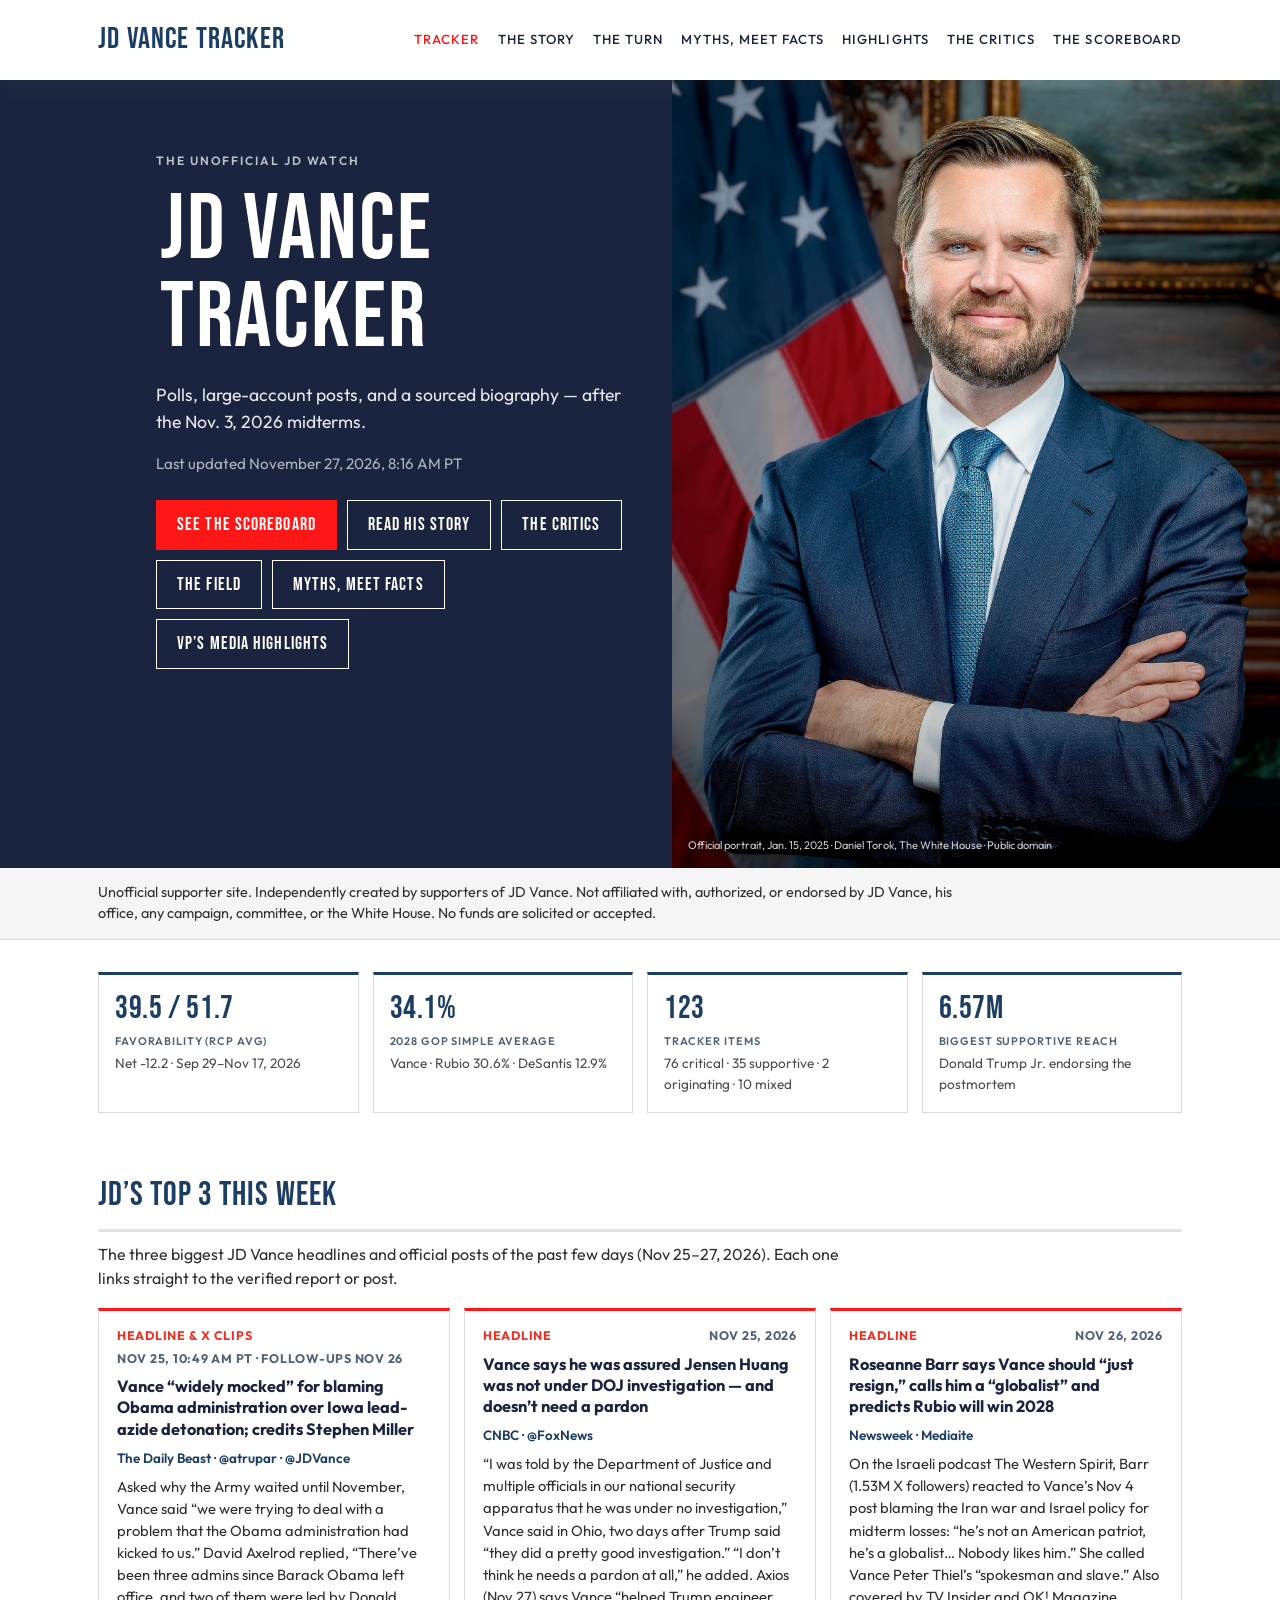
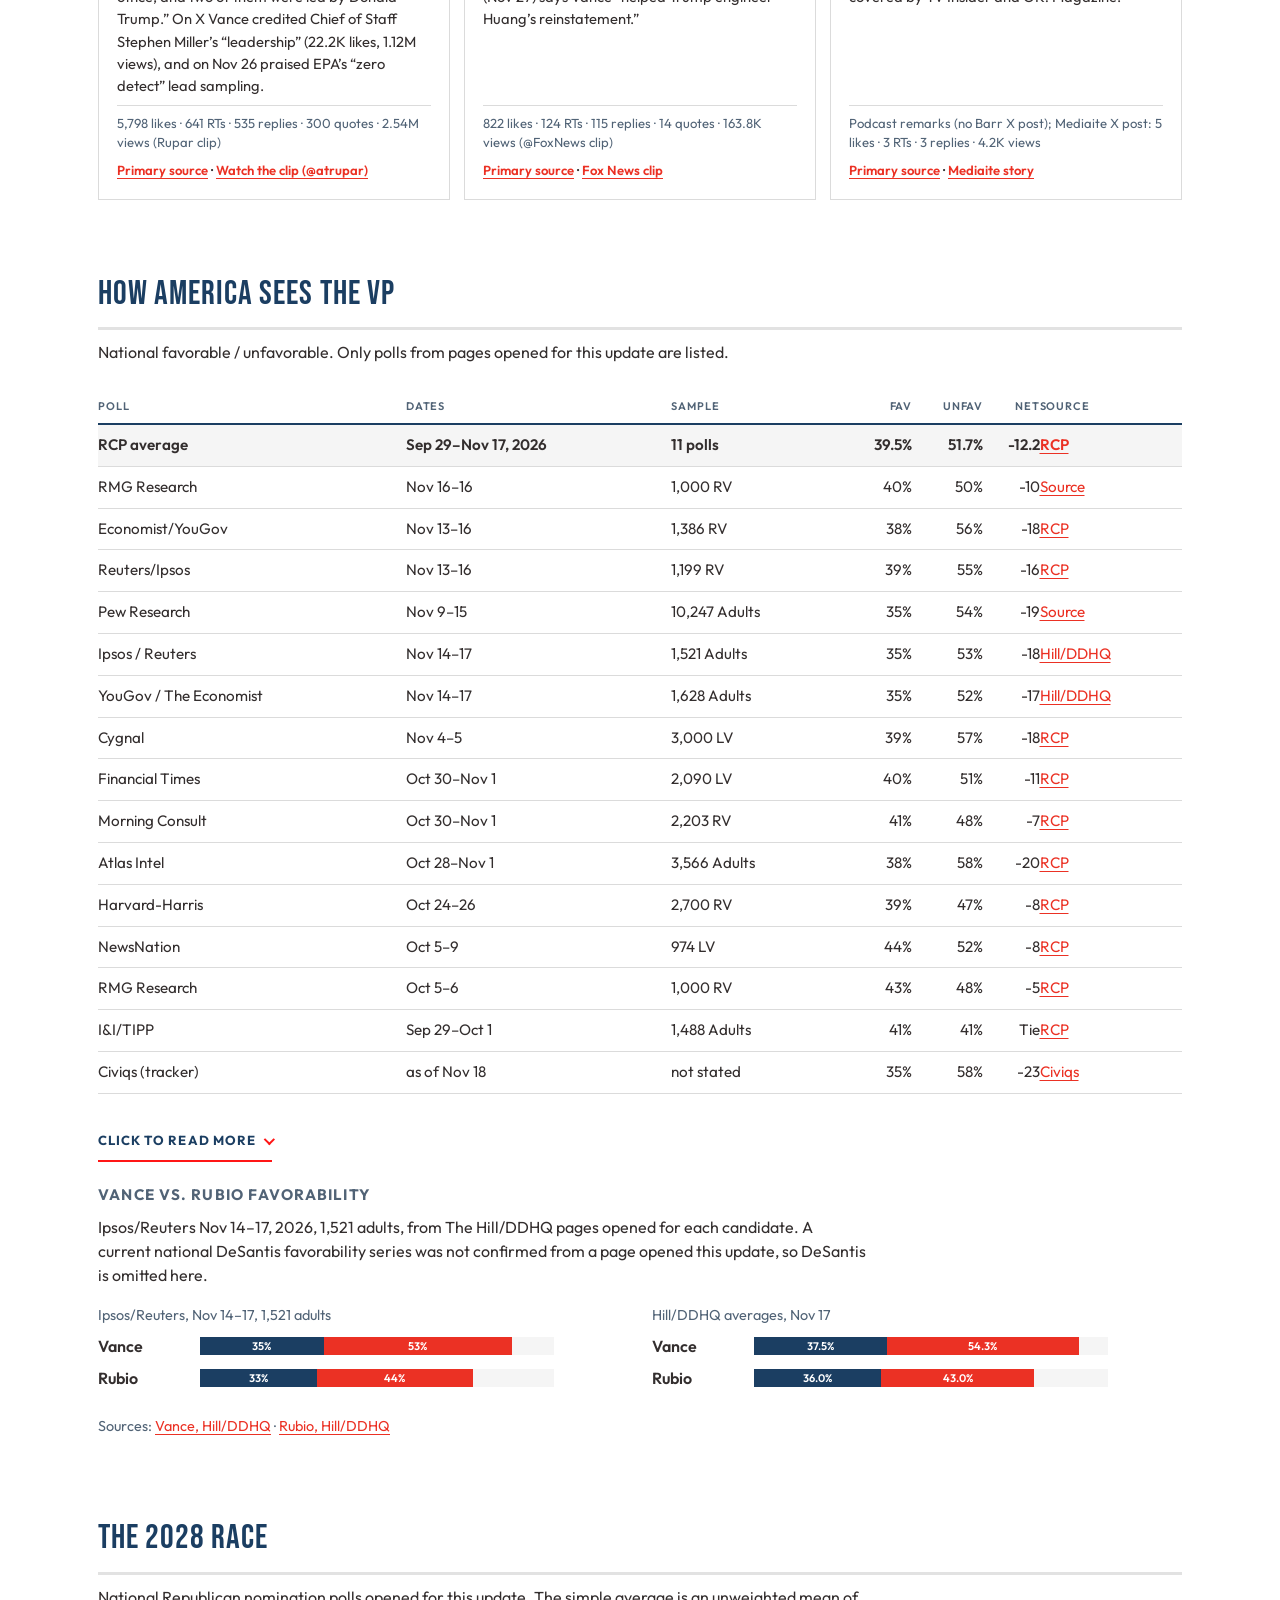
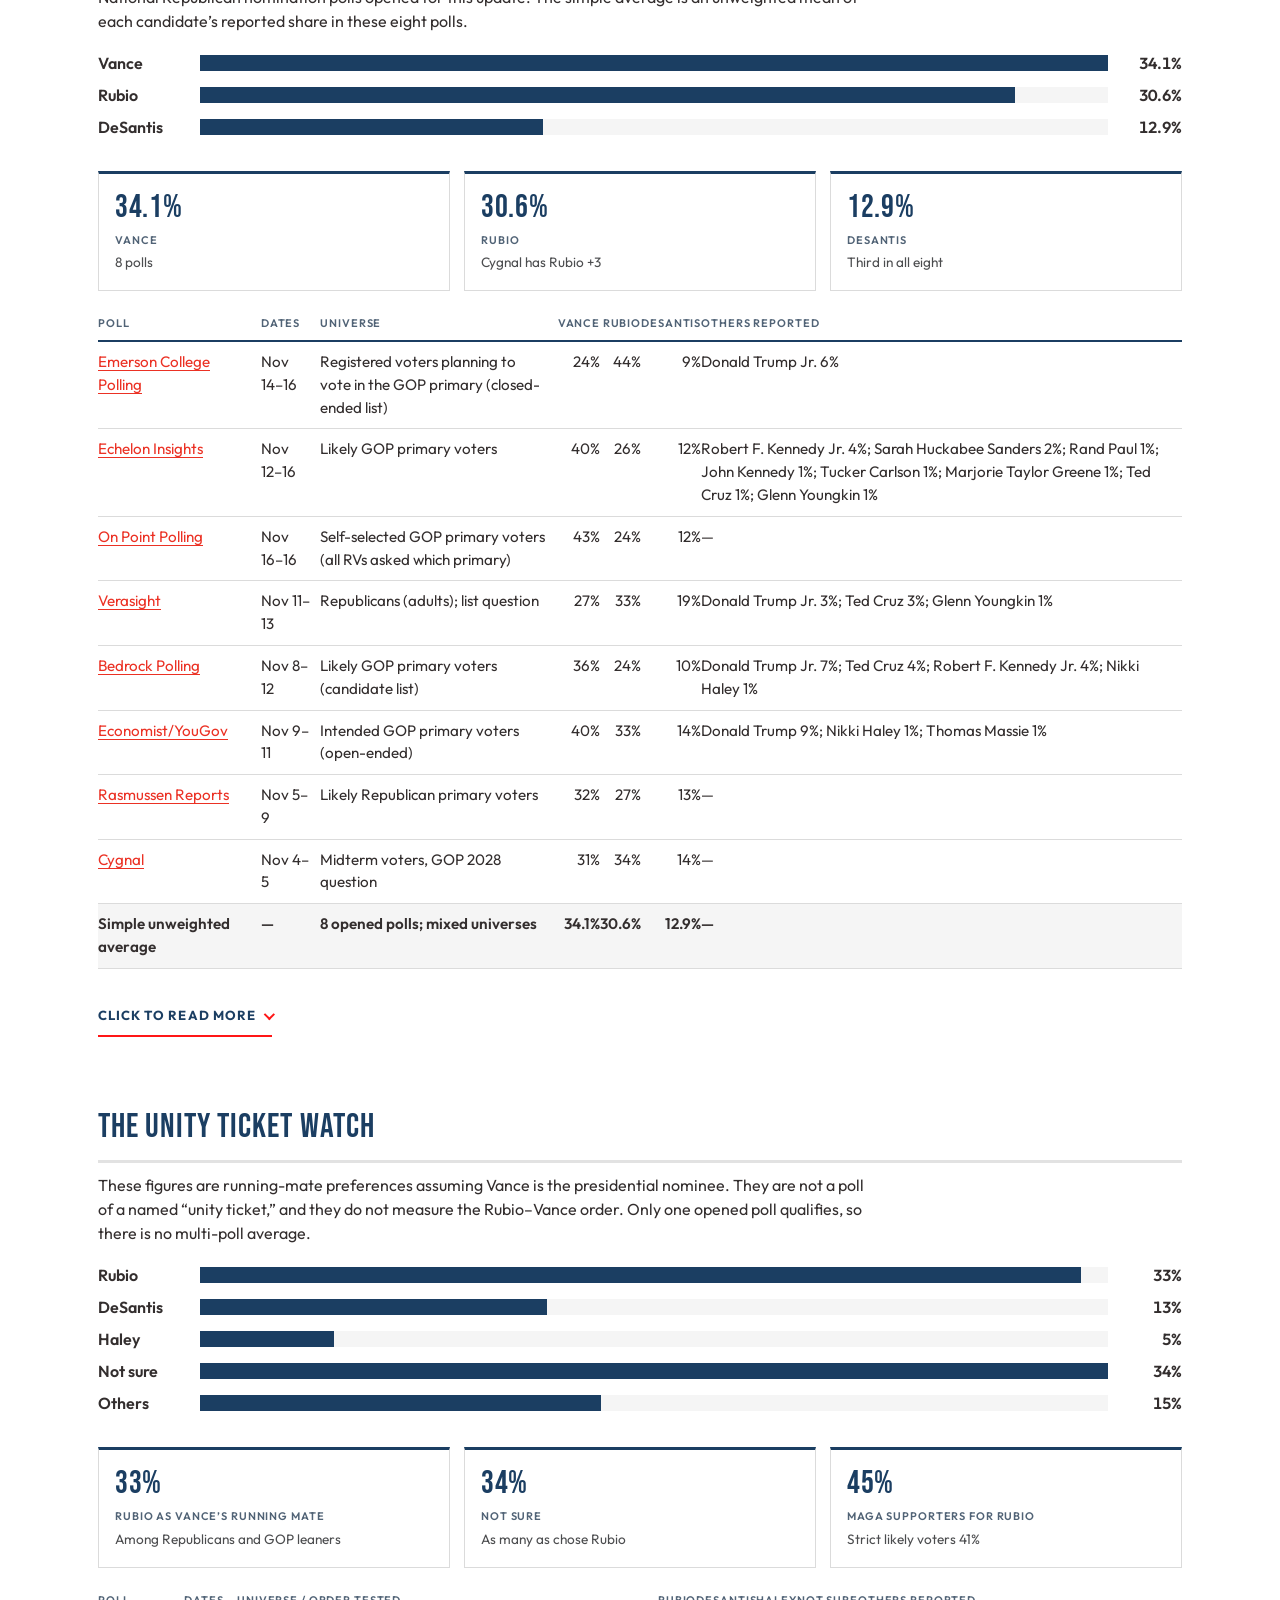
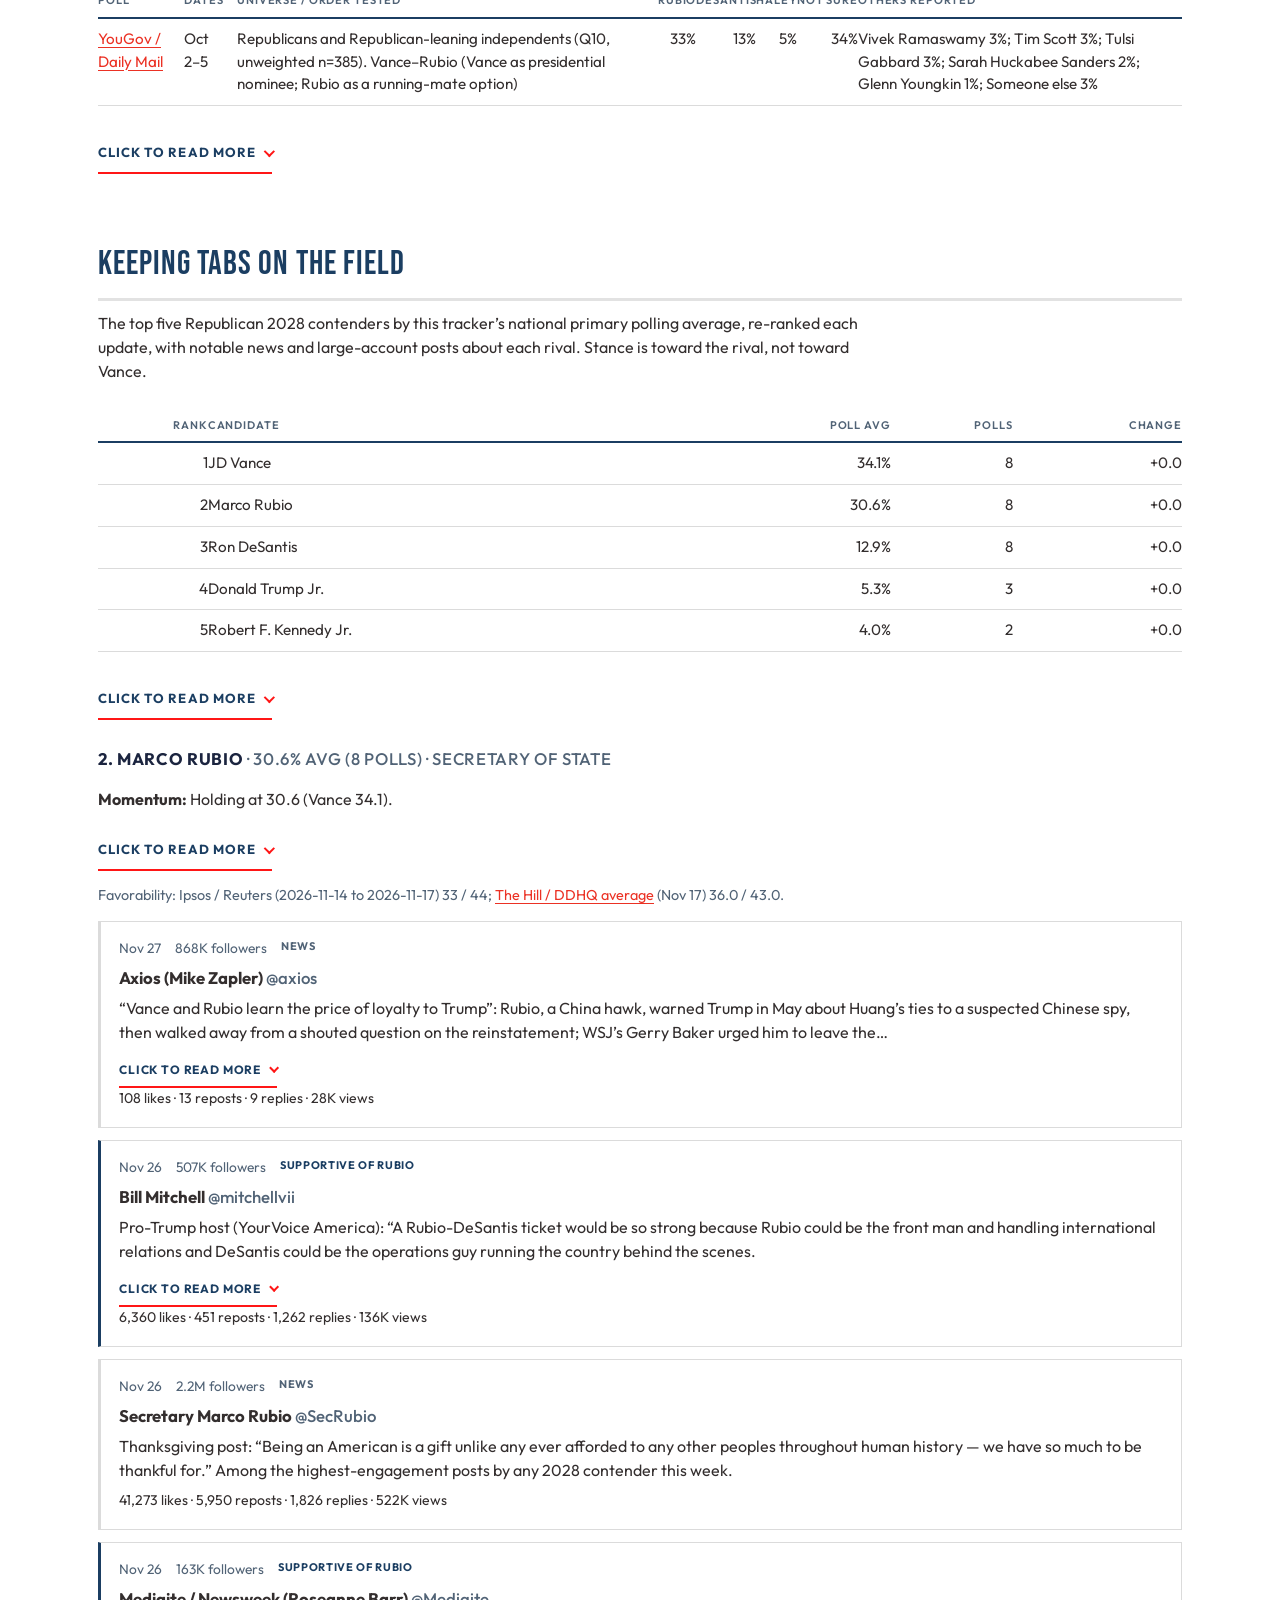
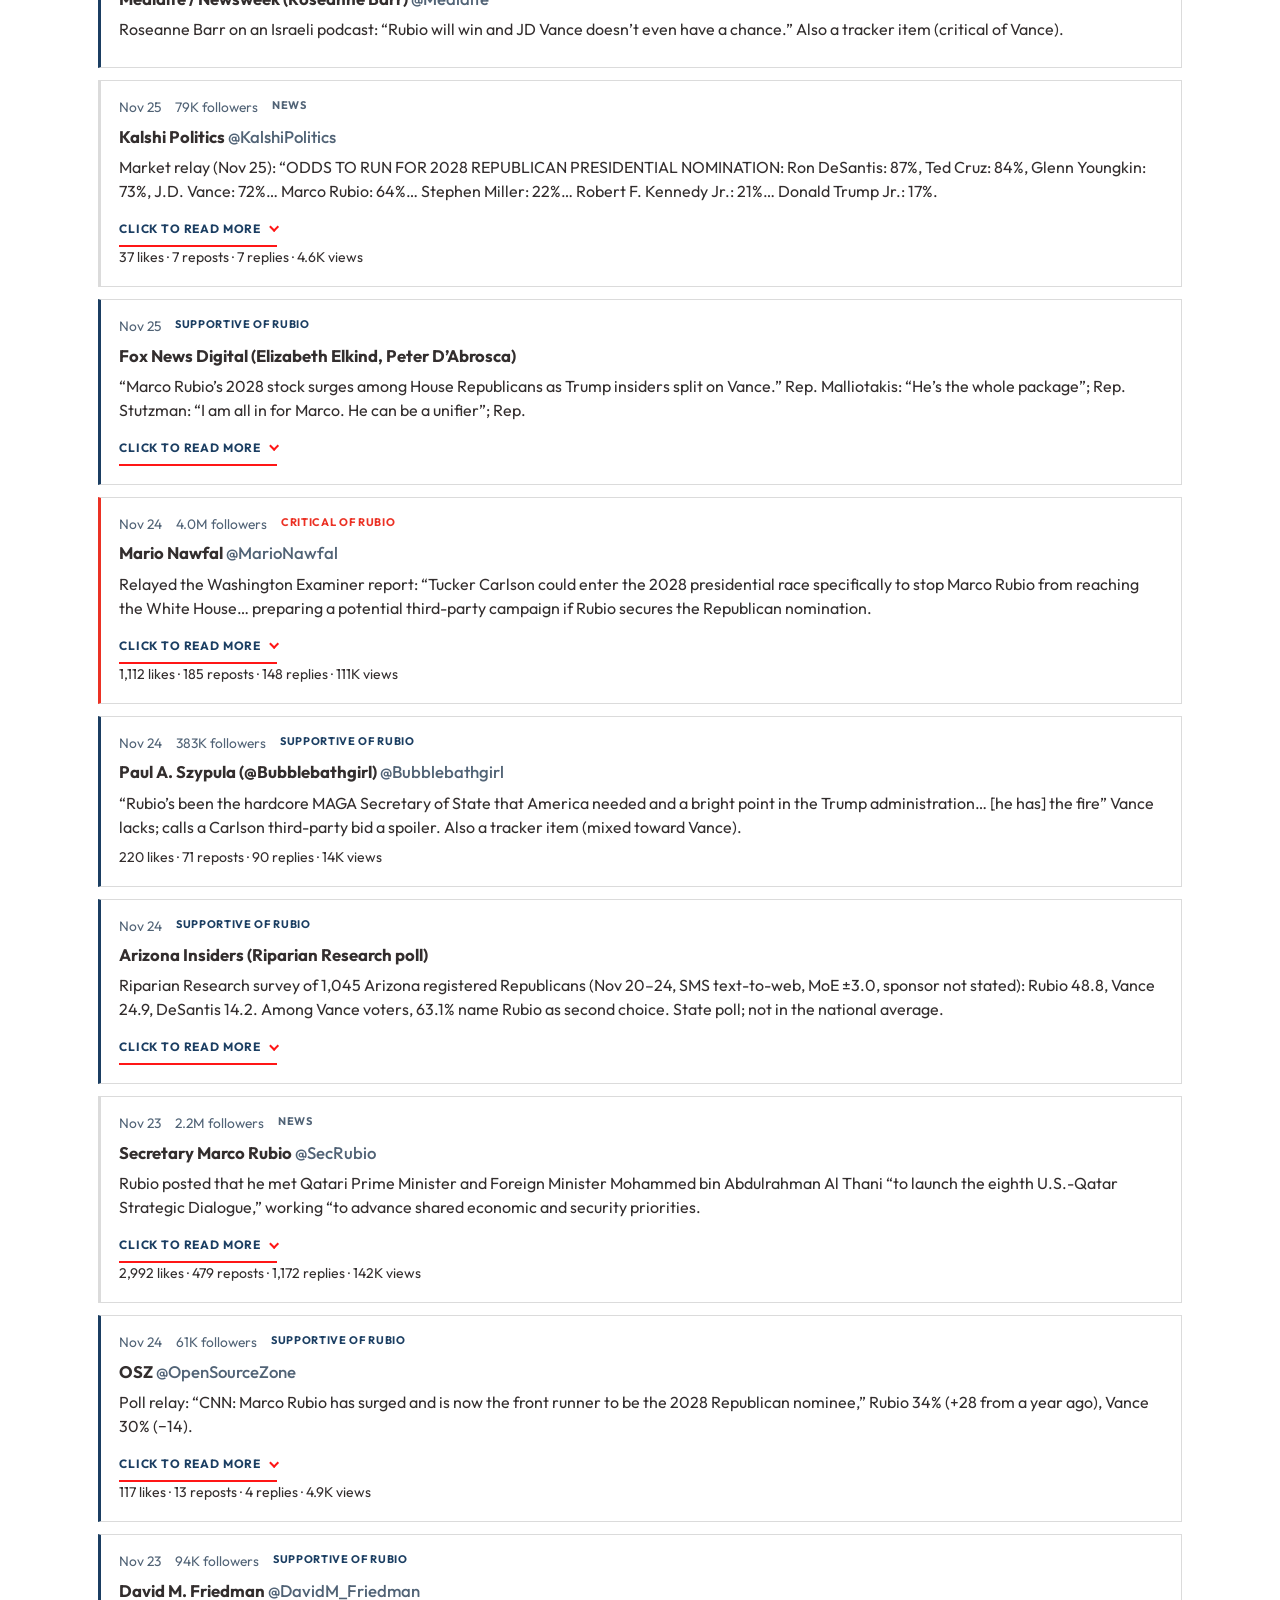
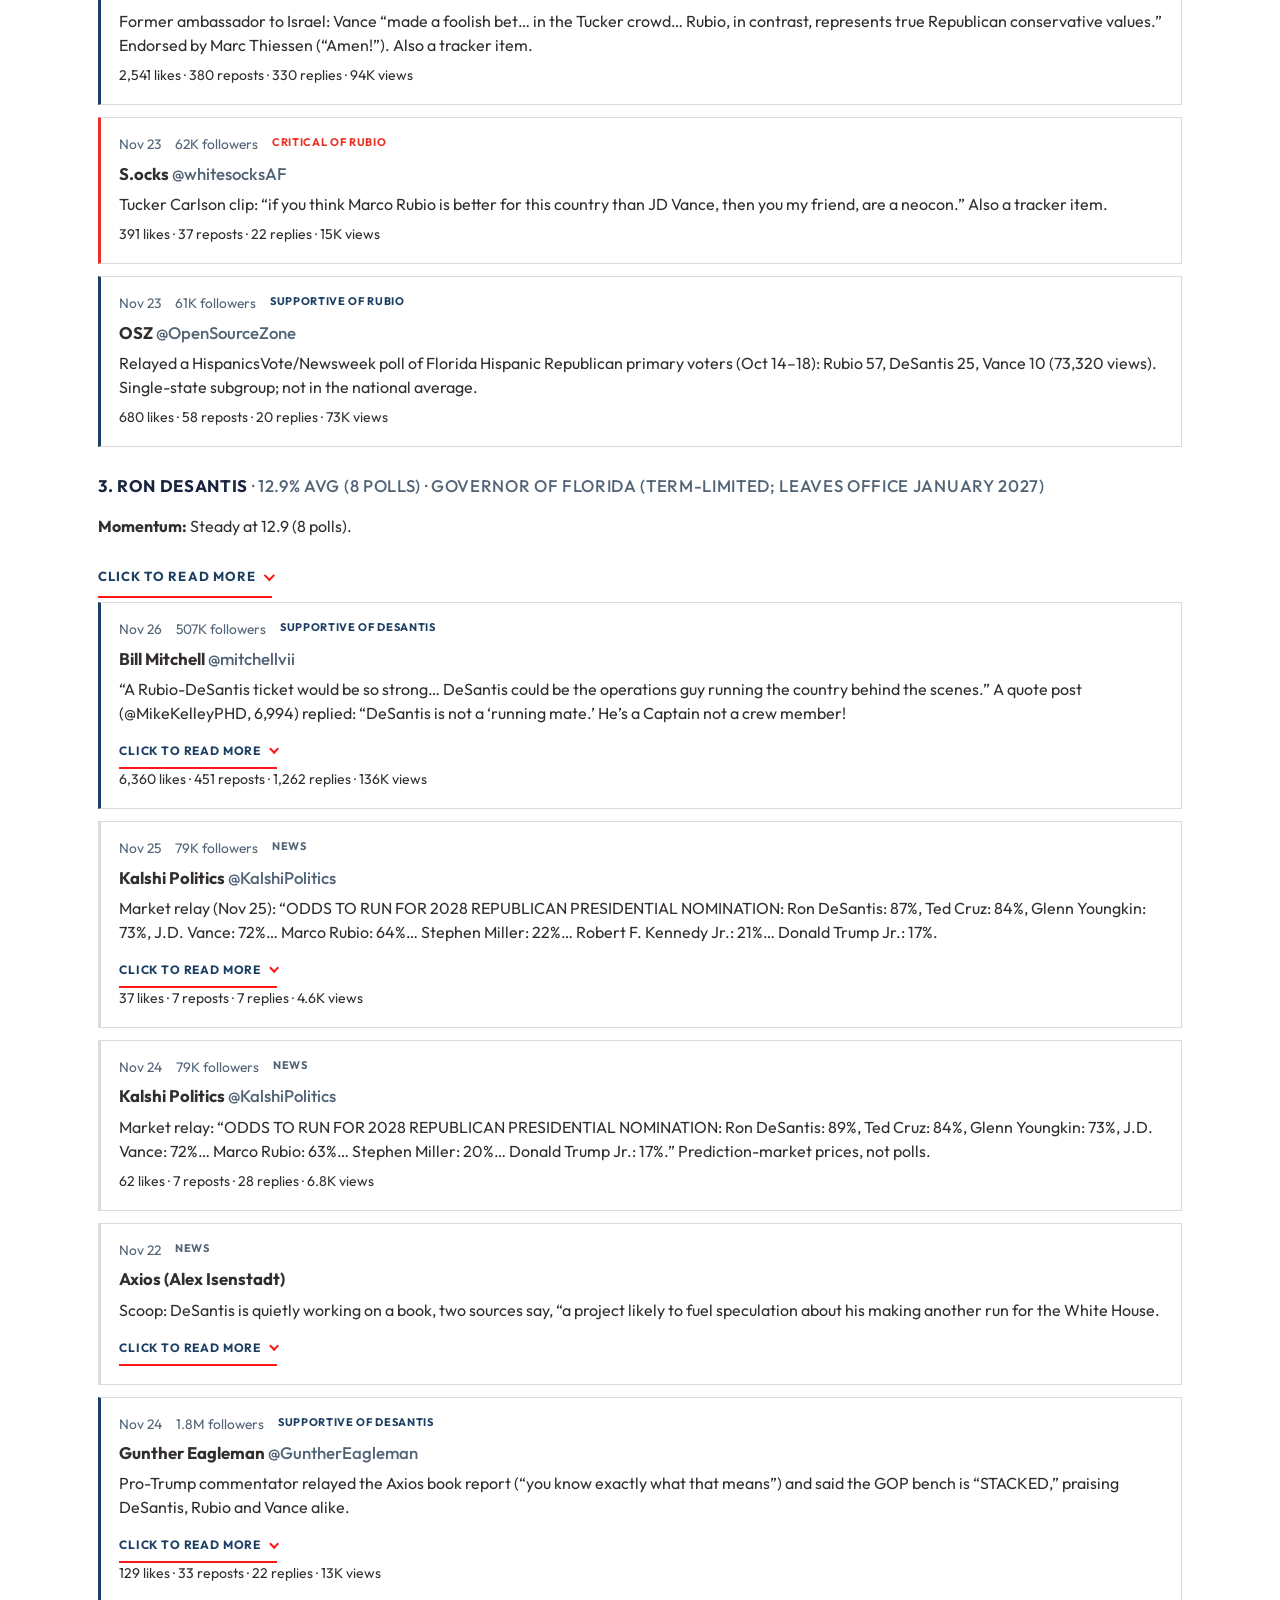
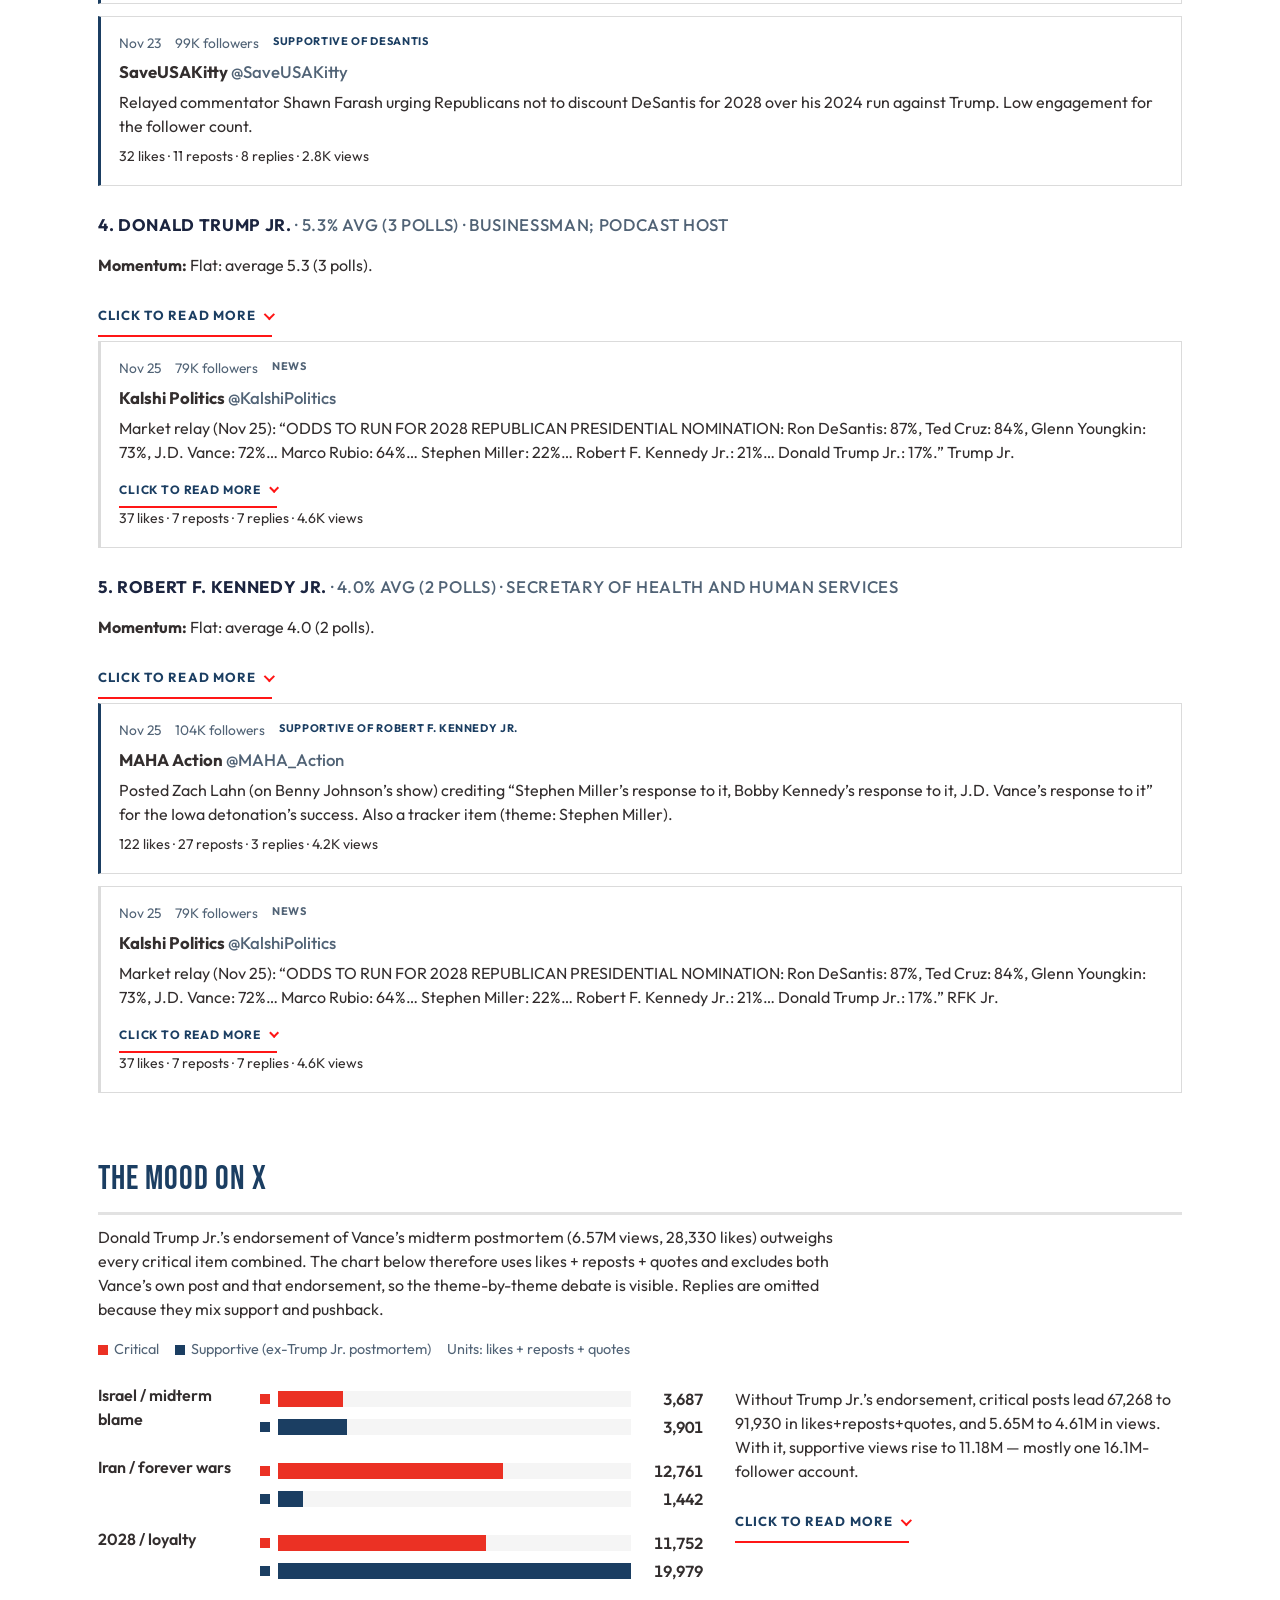
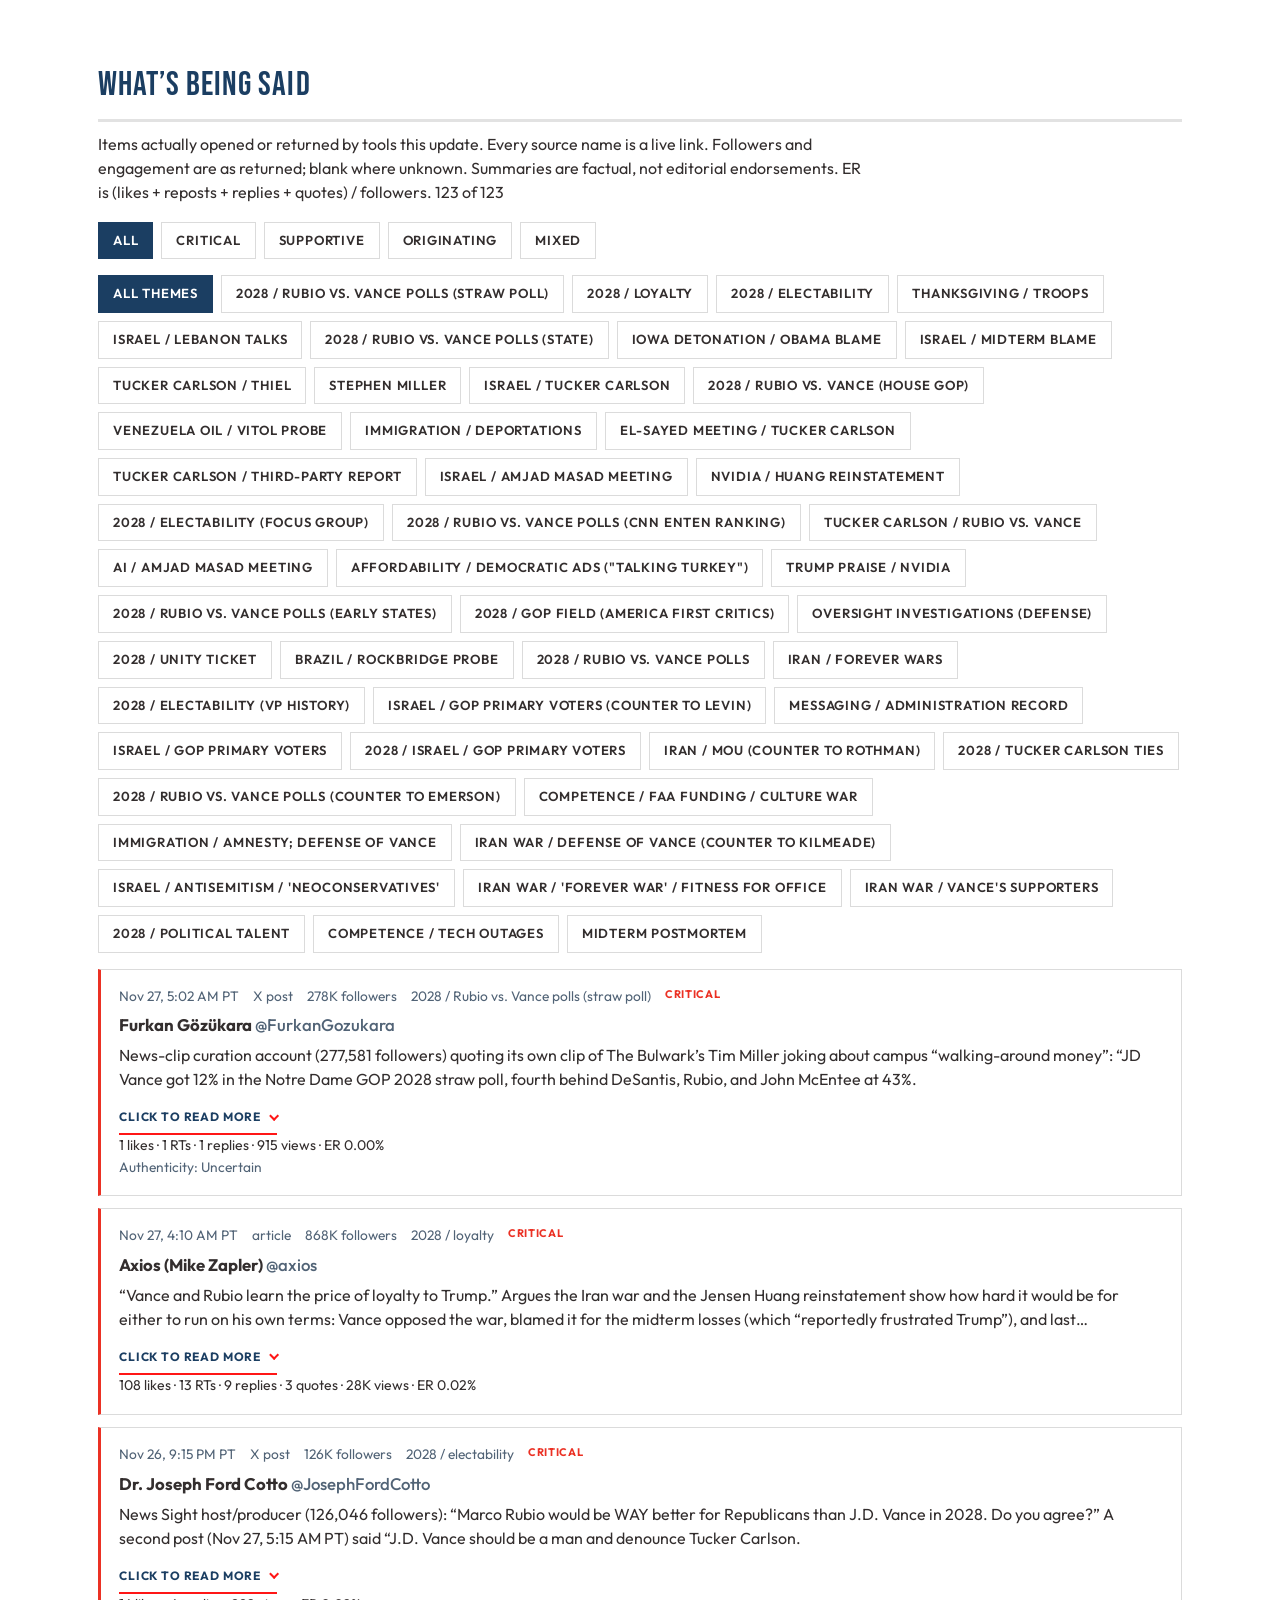
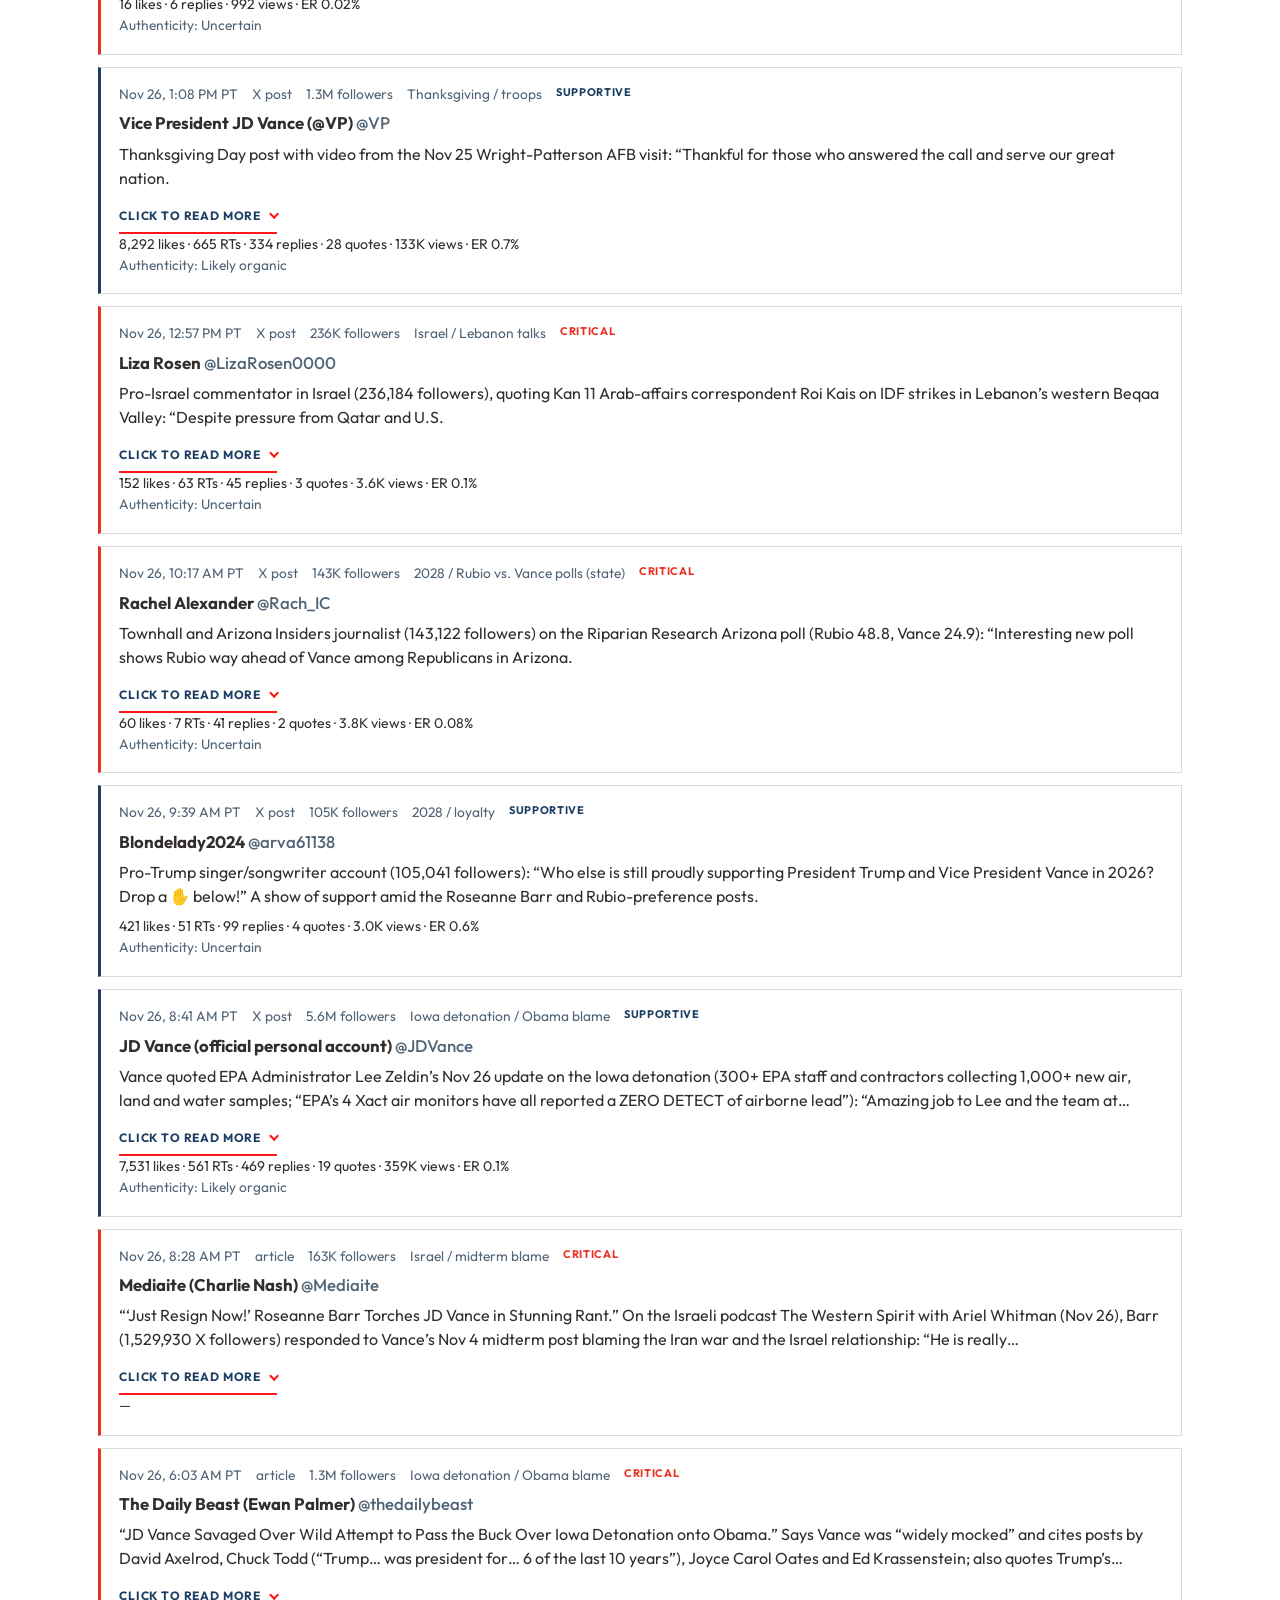
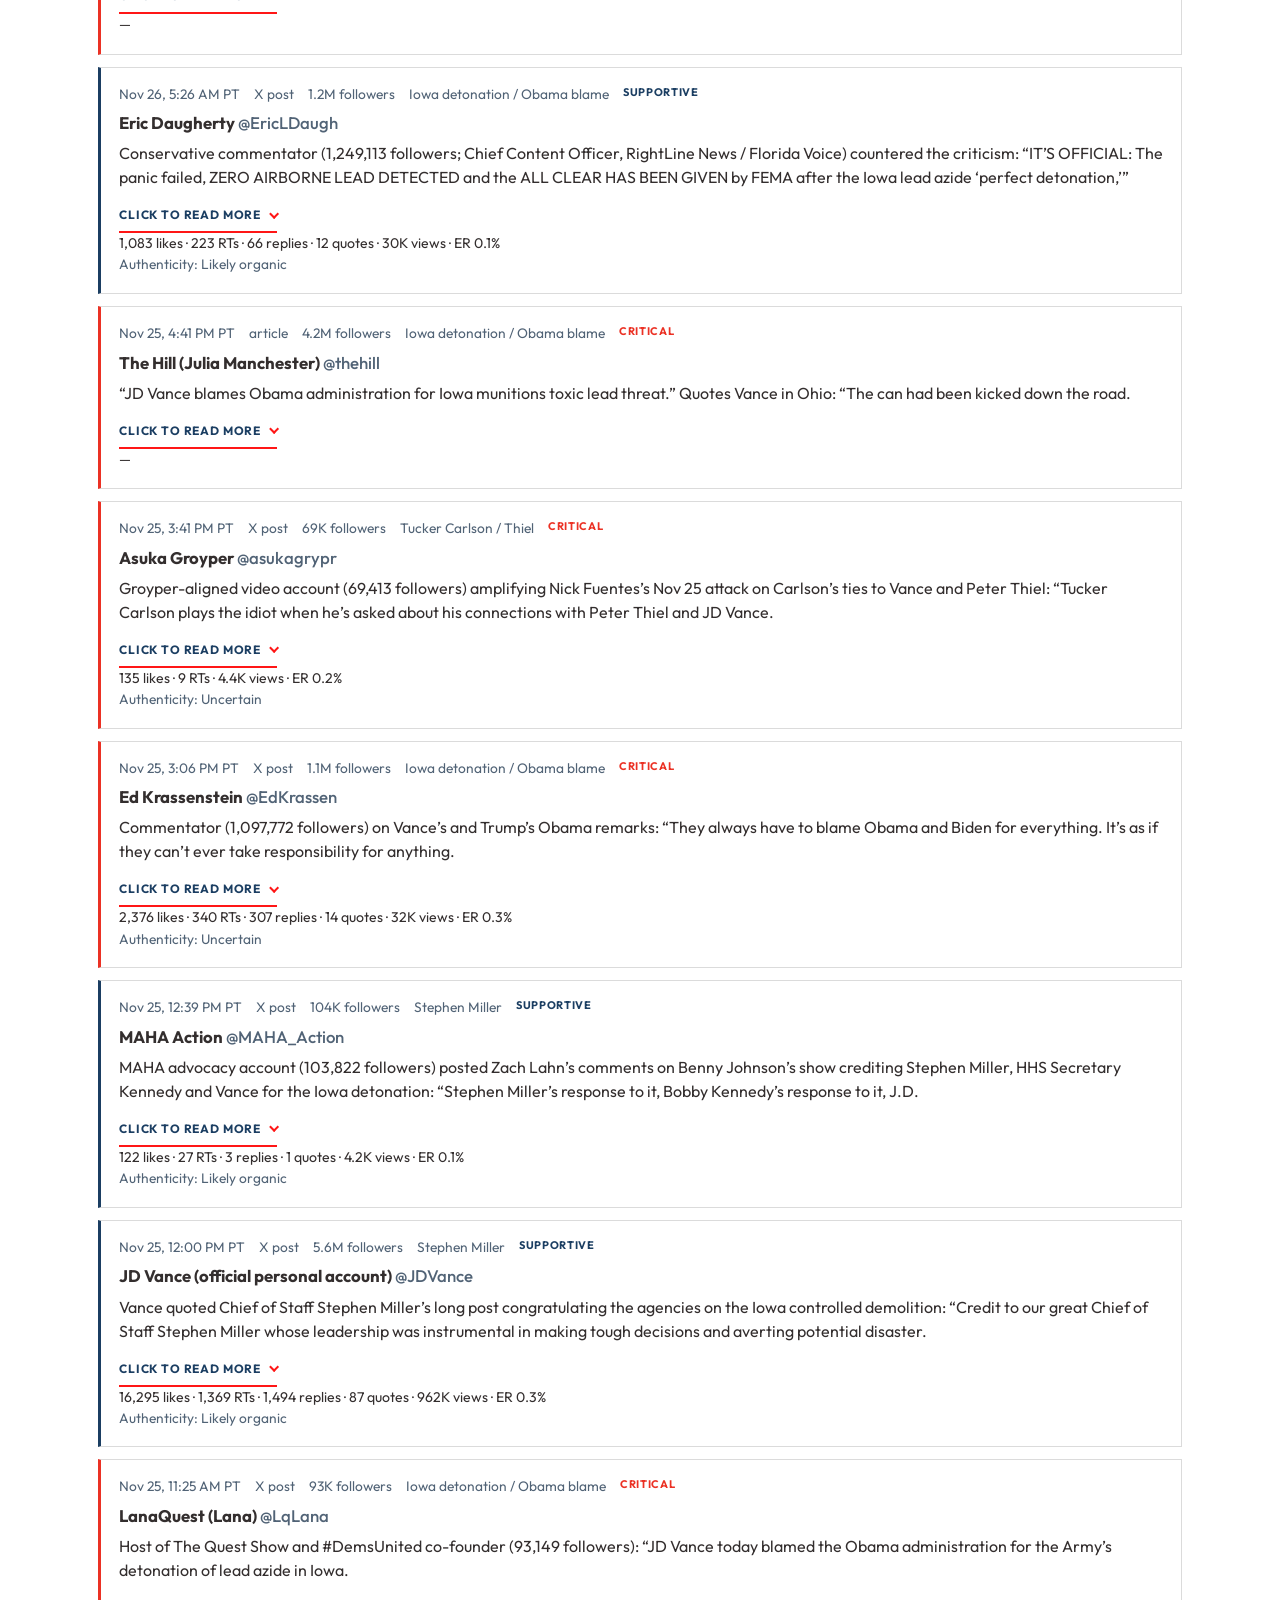
<file: index.html>
<!DOCTYPE html>
<html lang="en">
<head>
  <meta charset="utf-8">
  <meta name="viewport" content="width=device-width, initial-scale=1">
  <title>JD Vance Tracker</title>
  <meta name="description" content="Unofficial supporter site tracking public sentiment and polling on JD Vance, including favorability, 2028 Republican nomination polls, unity-ticket polling, and large-account coverage.">
  <meta name="robots" content="index,follow">
  <link rel="preconnect" href="https://fonts.googleapis.com">
  <link rel="preconnect" href="https://fonts.gstatic.com" crossorigin>
  <link href="https://fonts.googleapis.com/css2?family=Bebas+Neue&family=Outfit:wght@400;500;600;700;800&display=swap" rel="stylesheet">
  <link rel="stylesheet" href="styles.css">
</head>
<body>

  <header class="site-top">
    <div class="wrap nav-row">
      <a class="wordmark" href="index.html">JD Vance Tracker</a>
      <nav class="site-nav" aria-label="Site"><a href="index.html" aria-current="page">Tracker</a><a href="bio.html">The Story</a><a href="bio.html#critic-to-ally">The Turn</a><a href="myths.html">Myths, Meet Facts</a><a href="media.html">Highlights</a><a href="opposition.html">The Critics</a><a href="index.html#favorability">The Scoreboard</a></nav>
    </div>
  </header>
  <section class="hero" aria-label="Introduction">
    <div class="hero-copy">
      <p class="kicker">The unofficial JD watch</p>
      <h1>JD Vance Tracker</h1>
      <p class="dek">Polls, large-account posts, and a sourced biography — after the Nov. 3, 2026 midterms.</p>
      <p class="updated">Last updated November 27, 2026, 8:16 AM PT</p>
      <div class="hero-actions">
        <a class="btn solid" href="#favorability">See the scoreboard</a>
        <a class="btn" href="bio.html">Read his story</a>
        <a class="btn" href="opposition.html">The Critics</a>
        <a class="btn" href="#rivals">The Field</a>
        <a class="btn" href="myths.html">Myths, Meet Facts</a>
        <a class="btn" href="media.html">VP’s Media Highlights</a>
      </div>
    </div>
    <div class="hero-photo">
      <img src="images/vance-vp-portrait.jpg" alt="Official 2025 vice-presidential portrait of JD Vance" width="960" height="1244">
      <div class="cap">Official portrait, Jan. 15, 2025 · Daniel Torok, The White House · Public domain</div>
    </div>
  </section>
  <div class="hero-disclaimer">
    <div class="wrap">
      <p>Unofficial supporter site. Independently created by supporters of JD Vance. Not affiliated with, authorized, or endorsed by JD Vance, his office, any campaign, committee, or the White House. No funds are solicited or accepted.</p>
    </div>
  </div>
  <div class="wrap">
    <div class="metrics">
      <div class="metric"><div class="val">39.5 / 51.7</div><div class="lbl">Favorability (RCP avg)</div><div class="det">Net -12.2 · Sep 29–Nov 17, 2026</div></div>
      <div class="metric"><div class="val">34.1%</div><div class="lbl">2028 GOP simple average</div><div class="det">Vance · Rubio 30.6% · DeSantis 12.9%</div></div>
      <div class="metric"><div class="val">123</div><div class="lbl">Tracker items</div><div class="det">76 critical · 35 supportive · 2 originating · 10 mixed</div></div>
      <div class="metric"><div class="val">6.57M</div><div class="lbl">Biggest supportive reach</div><div class="det">Donald Trump Jr. endorsing the postmortem</div></div>
    </div>
    
    <section class="block" id="top3">
      <h2>JD’s Top 3 This Week</h2>
      <p class="lede">The three biggest JD Vance headlines and official posts of the past few days (Nov 25–27, 2026). Each one links straight to the verified report or post.</p>
      <div class="top3-grid">
        <article class="top3-card">
              <div class="top3-meta"><span class="top3-kind">Headline &amp; X clips</span><span>Nov 25, 10:49 AM PT · follow-ups Nov 26</span></div>
              <h3><a href="https://www.thedailybeast.com/jd-vance-savaged-over-wild-attempt-to-pass-the-buck-over-iowa-detonation-onto-obama">Vance “widely mocked” for blaming Obama administration over Iowa lead-azide detonation; credits Stephen Miller</a></h3>
              <p class="top3-src">The Daily Beast · @atrupar · @JDVance</p>
              <p class="top3-sum">Asked why the Army waited until November, Vance said “we were trying to deal with a problem that the Obama administration had kicked to us.” David Axelrod replied, “There’ve been three admins since Barack Obama left office, and two of them were led by Donald Trump.” On X Vance credited Chief of Staff Stephen Miller’s “leadership” (22.2K likes, 1.12M views), and on Nov 26 praised EPA’s “zero detect” lead sampling.</p>
              <p class="top3-eng">5,798 likes · 641 RTs · 535 replies · 300 quotes · 2.54M views (Rupar clip)</p>
              <div class="top3-links"><a href="https://www.thedailybeast.com/jd-vance-savaged-over-wild-attempt-to-pass-the-buck-over-iowa-detonation-onto-obama">Primary source</a> · <a href="https://x.com/atrupar/status/2125663195239002148">Watch the clip (@atrupar)</a></div>
            </article><article class="top3-card">
              <div class="top3-meta"><span class="top3-kind">Headline</span><span>Nov 25, 2026</span></div>
              <h3><a href="https://www.cnbc.com/2026/11/25/vance-jensen-huang-nvidia-doj-investigation.html">Vance says he was assured Jensen Huang was not under DOJ investigation — and doesn’t need a pardon</a></h3>
              <p class="top3-src">CNBC · @FoxNews</p>
              <p class="top3-sum">“I was told by the Department of Justice and multiple officials in our national security apparatus that he was under no investigation,” Vance said in Ohio, two days after Trump said “they did a pretty good investigation.” “I don’t think he needs a pardon at all,” he added. Axios (Nov 27) says Vance “helped Trump engineer Huang’s reinstatement.”</p>
              <p class="top3-eng">822 likes · 124 RTs · 115 replies · 14 quotes · 163.8K views (@FoxNews clip)</p>
              <div class="top3-links"><a href="https://www.cnbc.com/2026/11/25/vance-jensen-huang-nvidia-doj-investigation.html">Primary source</a> · <a href="https://x.com/FoxNews/status/2125662001796116497">Fox News clip</a></div>
            </article><article class="top3-card">
              <div class="top3-meta"><span class="top3-kind">Headline</span><span>Nov 26, 2026</span></div>
              <h3><a href="https://www.newsweek.com/entertainment/celebrity-news/jd-vances-2028-chances-trashed-by-roseanne-barr-nobody-likes-him-12771904">Roseanne Barr says Vance should “just resign,” calls him a “globalist” and predicts Rubio will win 2028</a></h3>
              <p class="top3-src">Newsweek · Mediaite</p>
              <p class="top3-sum">On the Israeli podcast The Western Spirit, Barr (1.53M X followers) reacted to Vance’s Nov 4 post blaming the Iran war and Israel policy for midterm losses: “he’s not an American patriot, he’s a globalist… Nobody likes him.” She called Vance Peter Thiel’s “spokesman and slave.” Also covered by TV Insider and OK! Magazine.</p>
              <p class="top3-eng">Podcast remarks (no Barr X post); Mediaite X post: 5 likes · 3 RTs · 3 replies · 4.2K views</p>
              <div class="top3-links"><a href="https://www.newsweek.com/entertainment/celebrity-news/jd-vances-2028-chances-trashed-by-roseanne-barr-nobody-likes-him-12771904">Primary source</a> · <a href="https://www.mediaite.com/politics/just-resign-now-roseanne-barr-torches-jd-vance-in-stunning-rant/">Mediaite story</a></div>
            </article>
      </div>
    </section>
    
    
    <section class="block" id="favorability">
      <h2>How America Sees the VP</h2>
      <p class="lede">National favorable / unfavorable. Only polls from pages opened for this update are listed.</p>
      <div class="scroll">
        <table>
          <thead><tr>
            <th>Poll</th><th>Dates</th><th>Sample</th>
            <th class="num">Fav</th><th class="num">Unfav</th><th class="num">Net</th><th>Source</th>
          </tr></thead>
          <tbody>
            <tr class="avg">
          <td>RCP average</td>
          <td>Sep 29–Nov 17, 2026</td>
          <td>11 polls</td>
          <td class="num">39.5%</td>
          <td class="num">51.7%</td>
          <td class="num">-12.2</td>
          <td><a href="https://www1.realclearpolitics.com/epolls/other/other/FavorabilityRatingsPoliticalLeaders.html">RCP</a></td>
        </tr><tr>
              <td>RMG Research</td>
              <td>Nov 16–16</td>
              <td>1,000 RV</td>
              <td class="num">40%</td>
              <td class="num">50%</td>
              <td class="num">-10</td>
              <td><a href="https://data.ddhq.io/polls/2026/11/23/RMG-Research/Napolitan-News-Service-National-2026-11-16-2026-11-16">Source</a></td>
            </tr><tr>
              <td>Economist/YouGov</td>
              <td>Nov 13–16</td>
              <td>1,386 RV</td>
              <td class="num">38%</td>
              <td class="num">56%</td>
              <td class="num">-18</td>
              <td><a href="https://www1.realclearpolitics.com/epolls/other/other/FavorabilityRatingsPoliticalLeaders.html">RCP</a></td>
            </tr><tr>
              <td>Reuters/Ipsos</td>
              <td>Nov 13–16</td>
              <td>1,199 RV</td>
              <td class="num">39%</td>
              <td class="num">55%</td>
              <td class="num">-16</td>
              <td><a href="https://www1.realclearpolitics.com/epolls/other/other/FavorabilityRatingsPoliticalLeaders.html">RCP</a></td>
            </tr><tr>
              <td>Pew Research</td>
              <td>Nov 9–15</td>
              <td>10,247 Adults</td>
              <td class="num">35%</td>
              <td class="num">54%</td>
              <td class="num">-19</td>
              <td><a href="https://www.pewresearch.org/politics/2026/11/19/how-americans-view-trump-key-administration-officials-and-democratic-congressional-leaders/">Source</a></td>
            </tr><tr>
              <td>Ipsos / Reuters</td>
              <td>Nov 14–17</td>
              <td>1,521 Adults</td>
              <td class="num">35%</td>
              <td class="num">53%</td>
              <td class="num">-18</td>
              <td><a href="https://elections2026.thehill.com/polls/candidate-favorability/jd-vance-19151/national/lv-rv-adults/">Hill/DDHQ</a></td>
            </tr><tr>
              <td>YouGov / The Economist</td>
              <td>Nov 14–17</td>
              <td>1,628 Adults</td>
              <td class="num">35%</td>
              <td class="num">52%</td>
              <td class="num">-17</td>
              <td><a href="https://elections2026.thehill.com/polls/candidate-favorability/jd-vance-19151/national/lv-rv-adults/">Hill/DDHQ</a></td>
            </tr><tr>
              <td>Cygnal</td>
              <td>Nov 4–5</td>
              <td>3,000 LV</td>
              <td class="num">39%</td>
              <td class="num">57%</td>
              <td class="num">-18</td>
              <td><a href="https://www1.realclearpolitics.com/epolls/other/other/FavorabilityRatingsPoliticalLeaders.html">RCP</a></td>
            </tr><tr>
              <td>Financial Times</td>
              <td>Oct 30–Nov 1</td>
              <td>2,090 LV</td>
              <td class="num">40%</td>
              <td class="num">51%</td>
              <td class="num">-11</td>
              <td><a href="https://www1.realclearpolitics.com/epolls/other/other/FavorabilityRatingsPoliticalLeaders.html">RCP</a></td>
            </tr><tr>
              <td>Morning Consult</td>
              <td>Oct 30–Nov 1</td>
              <td>2,203 RV</td>
              <td class="num">41%</td>
              <td class="num">48%</td>
              <td class="num">-7</td>
              <td><a href="https://www1.realclearpolitics.com/epolls/other/other/FavorabilityRatingsPoliticalLeaders.html">RCP</a></td>
            </tr><tr>
              <td>Atlas Intel</td>
              <td>Oct 28–Nov 1</td>
              <td>3,566 Adults</td>
              <td class="num">38%</td>
              <td class="num">58%</td>
              <td class="num">-20</td>
              <td><a href="https://www1.realclearpolitics.com/epolls/other/other/FavorabilityRatingsPoliticalLeaders.html">RCP</a></td>
            </tr><tr>
              <td>Harvard-Harris</td>
              <td>Oct 24–26</td>
              <td>2,700 RV</td>
              <td class="num">39%</td>
              <td class="num">47%</td>
              <td class="num">-8</td>
              <td><a href="https://www1.realclearpolitics.com/epolls/other/other/FavorabilityRatingsPoliticalLeaders.html">RCP</a></td>
            </tr><tr>
              <td>NewsNation</td>
              <td>Oct 5–9</td>
              <td>974 LV</td>
              <td class="num">44%</td>
              <td class="num">52%</td>
              <td class="num">-8</td>
              <td><a href="https://www1.realclearpolitics.com/epolls/other/other/FavorabilityRatingsPoliticalLeaders.html">RCP</a></td>
            </tr><tr>
              <td>RMG Research</td>
              <td>Oct 5–6</td>
              <td>1,000 RV</td>
              <td class="num">43%</td>
              <td class="num">48%</td>
              <td class="num">-5</td>
              <td><a href="https://www1.realclearpolitics.com/epolls/other/other/FavorabilityRatingsPoliticalLeaders.html">RCP</a></td>
            </tr><tr>
              <td>I&amp;I/TIPP</td>
              <td>Sep 29–Oct 1</td>
              <td>1,488 Adults</td>
              <td class="num">41%</td>
              <td class="num">41%</td>
              <td class="num">Tie</td>
              <td><a href="https://www1.realclearpolitics.com/epolls/other/other/FavorabilityRatingsPoliticalLeaders.html">RCP</a></td>
            </tr><tr>
          <td>Civiqs (tracker)</td>
          <td>as of Nov 18</td>
          <td>not stated</td>
          <td class="num">35%</td>
          <td class="num">58%</td>
          <td class="num">-23</td>
          <td><a href="https://civiqs.com/results/favorable_jd_vance?annotations=true&amp;uncertainty=true&amp;zoomIn=true">Civiqs</a></td>
        </tr>
          </tbody>
        </table>
      </div>
      <details class="read-more"><summary><span class="rm-more">Click to read more</span><span class="rm-less">Show less</span></summary><div class="read-more-body"><p>A simple unweighted average of the 10 polls in the RCP table matches RCP’s published average: 39.5% favorable, 51.7% unfavorable (net -12.2). The Hill/DDHQ estimate (38.0 / 53.8, net -15.8, as of Nov 27) is more unfavorable because it folds in adult-universe splits.</p><p>Approval is a different question. Politix+ (page opened) shows a 3-poll average as of Nov 21 of 41.1% approve and 57.6% disapprove (net -16.5). The latest individual approval poll on that page is Ipsos on Oct 12 (41/57, n=2,032). <a href="https://politixplus.com/race/jd-vance-approval">Politix+</a></p></div></details>
      <h3 style="font-size:0.95rem;letter-spacing:0.08em;text-transform:uppercase;color:var(--muted);margin:22px 0 8px;">Vance vs. Rubio favorability</h3>
      <p class="lede">Ipsos/Reuters Nov 14–17, 2026, 1,521 adults, from The Hill/DDHQ pages opened for each candidate. A current national DeSantis favorability series was not confirmed from a page opened this update, so DeSantis is omitted here.</p>
      <div class="cmp">
        <div>
          <div class="fine" style="margin-bottom:8px;">Ipsos/Reuters, Nov 14–17, 1,521 adults</div>
          <div class="bar-row">
          <div class="bar-name">Vance</div>
          <div class="stack">
            <div class="seg fav" style="width:35%">35%</div>
            <div class="seg unfav" style="width:53%">53%</div>
          </div>
          <div></div>
        </div>
          <div class="bar-row">
          <div class="bar-name">Rubio</div>
          <div class="stack">
            <div class="seg fav" style="width:33%">33%</div>
            <div class="seg unfav" style="width:44%">44%</div>
          </div>
          <div></div>
        </div>
        </div>
        <div>
          <div class="fine" style="margin-bottom:8px;">Hill/DDHQ averages, Nov 17</div>
          <div class="bar-row">
          <div class="bar-name">Vance</div>
          <div class="stack">
            <div class="seg fav" style="width:37.5%">37.5%</div>
            <div class="seg unfav" style="width:54.3%">54.3%</div>
          </div>
          <div></div>
        </div>
          <div class="bar-row">
          <div class="bar-name">Rubio</div>
          <div class="stack">
            <div class="seg fav" style="width:36.0%">36.0%</div>
            <div class="seg unfav" style="width:43.0%">43.0%</div>
          </div>
          <div></div>
        </div>
        </div>
      </div>
      <p class="fine">Sources: <a href="https://elections2026.thehill.com/polls/candidate-favorability/jd-vance-19151/national/lv-rv-adults/">Vance, Hill/DDHQ</a> · <a href="https://elections2026.thehill.com/polls/candidate-favorability/marco-rubio-4/national/lv-rv-adults/">Rubio, Hill/DDHQ</a></p>
    </section>
    
    
    <section class="block" id="primary">
      <h2>The 2028 Race</h2>
      <p class="lede">National Republican nomination polls opened for this update. The simple average is an unweighted mean of each candidate’s reported share in these eight polls.</p>
      <div class="bars"><div class="bar-row">
              <div class="bar-name">Vance</div>
              <div class="track"><div class="fill" style="width:100.00%"></div></div>
              <div class="bar-pct">34.1%</div>
            </div><div class="bar-row">
              <div class="bar-name">Rubio</div>
              <div class="track"><div class="fill" style="width:89.74%"></div></div>
              <div class="bar-pct">30.6%</div>
            </div><div class="bar-row">
              <div class="bar-name">DeSantis</div>
              <div class="track"><div class="fill" style="width:37.83%"></div></div>
              <div class="bar-pct">12.9%</div>
            </div></div>
      <div class="metrics" style="grid-template-columns:repeat(3,1fr);">
        <div class="metric"><div class="val">34.1%</div><div class="lbl">Vance</div><div class="det">8 polls</div></div>
        <div class="metric"><div class="val">30.6%</div><div class="lbl">Rubio</div><div class="det">Cygnal has Rubio +3</div></div>
        <div class="metric"><div class="val">12.9%</div><div class="lbl">DeSantis</div><div class="det">Third in all eight</div></div>
      </div>
      <div class="scroll">
        <table>
          <thead><tr>
            <th>Poll</th><th>Dates</th><th>Universe</th>
            <th class="num">Vance</th><th class="num">Rubio</th><th class="num">DeSantis</th>
            <th>Others reported</th>
          </tr></thead>
          <tbody><tr>
              <td><a href="https://emersoncollegepolling.com/national-poll-rubio-leads-2028-gop-nomination-contest-ossoff-rises-among-democrats/">Emerson College Polling</a></td>
              <td>Nov 14–16</td>
              <td>Registered voters planning to vote in the GOP primary (closed-ended list)</td>
              <td class="num">24%</td>
              <td class="num">44%</td>
              <td class="num">9%</td>
              <td>Donald Trump Jr. 6%</td>
            </tr><tr>
              <td><a href="https://polling-desk.com/poll/nyt-1eb7b2ba6a23">Echelon Insights</a></td>
              <td>Nov 12–16</td>
              <td>Likely GOP primary voters</td>
              <td class="num">40%</td>
              <td class="num">26%</td>
              <td class="num">12%</td>
              <td>Robert F. Kennedy Jr. 4%; Sarah Huckabee Sanders 2%; Rand Paul 1%; John Kennedy 1%; Tucker Carlson 1%; Marjorie Taylor Greene 1%; Ted Cruz 1%; Glenn Youngkin 1%</td>
            </tr><tr>
              <td><a href="https://onpointpolitics.substack.com/p/you-wrote-this-poll-here-is-what">On Point Polling</a></td>
              <td>Nov 16–16</td>
              <td>Self-selected GOP primary voters (all RVs asked which primary)</td>
              <td class="num">43%</td>
              <td class="num">24%</td>
              <td class="num">12%</td>
              <td>—</td>
            </tr><tr>
              <td><a href="https://www.gelliottmorris.com/p/2026-11-19-strength-in-numbers-verasight-poll-2028-primaries-two-ways">Verasight</a></td>
              <td>Nov 11–13</td>
              <td>Republicans (adults); list question</td>
              <td class="num">27%</td>
              <td class="num">33%</td>
              <td class="num">19%</td>
              <td>Donald Trump Jr. 3%; Ted Cruz 3%; Glenn Youngkin 1%</td>
            </tr><tr>
              <td><a href="https://www.pollingforecast.com/us/polls/1001535">Bedrock Polling</a></td>
              <td>Nov 8–12</td>
              <td>Likely GOP primary voters (candidate list)</td>
              <td class="num">36%</td>
              <td class="num">24%</td>
              <td class="num">10%</td>
              <td>Donald Trump Jr. 7%; Ted Cruz 4%; Robert F. Kennedy Jr. 4%; Nikki Haley 1%</td>
            </tr><tr>
              <td><a href="https://yougov.com/en-us/articles/55977-jd-vance-kamala-harris-top-lists-preferred-2028-presidential-candidates-november-9-11-2026-economist-yougov-poll">Economist/YouGov</a></td>
              <td>Nov 9–11</td>
              <td>Intended GOP primary voters (open-ended)</td>
              <td class="num">40%</td>
              <td class="num">33%</td>
              <td class="num">14%</td>
              <td>Donald Trump 9%; Nikki Haley 1%; Thomas Massie 1%</td>
            </tr><tr>
              <td><a href="https://www.rasmussenreports.com/public_content/politics/general_politics/republican_2028_nomination_contest_more_competitive_now">Rasmussen Reports</a></td>
              <td>Nov 5–9</td>
              <td>Likely Republican primary voters</td>
              <td class="num">32%</td>
              <td class="num">27%</td>
              <td class="num">13%</td>
              <td>—</td>
            </tr><tr>
              <td><a href="https://www.cygn.al/news/post-mortem-poll-turnout-dips-and-trump-defectors-each-drove-half-of-democrats-win-as-rubio-edges-vance-for-2028/">Cygnal</a></td>
              <td>Nov 4–5</td>
              <td>Midterm voters, GOP 2028 question</td>
              <td class="num">31%</td>
              <td class="num">34%</td>
              <td class="num">14%</td>
              <td>—</td>
            </tr><tr class="avg">
          <td>Simple unweighted average</td>
          <td>—</td>
          <td>8 opened polls; mixed universes</td>
          <td class="num">34.1%</td>
          <td class="num">30.6%</td>
          <td class="num">12.9%</td>
          <td>—</td>
        </tr></tbody>
        </table>
      </div>
      <details class="read-more"><summary><span class="rm-more">Click to read more</span><span class="rm-less">Show less</span></summary><div class="read-more-body"><p class="fine">Unweighted simple average of the candidate’s share in each opened national 2028 GOP primary poll that reported that candidate (8 polls). These polls use different universes (open-ended intended primary voters; likely Republican primary voters; GOP side of a midterm-voter survey; likely voters; self-selected GOP-primary RVs; Emerson closed-ended list of GOP-primary RVs; Verasight list question among Republican adults) and are not strictly comparable. A RealClearPolitics 2028 nomination page was blocked (403) and was not used. Aggregator tables that were not opened as primary sources were not used, except that the Echelon Insights result was read from a Polling Desk poll page that cites the NYT/PollResults feed. Nov 20, 2026: no new national 2028 GOP primary polls were found since the Emerson release (Nov 19). Posts on X reported that the RealClearPolitics 2028 average now shows Rubio 35.4% and Vance 34.0%; the RCP page again returned 403, so that figure is not used here. Nov 21, 2026: added the Strength In Numbers/Verasight poll (Nov 11–13; released Nov 19), which had been missed. Average moved from Vance 35.0 / Rubio 31.3 / DeSantis 12.3 (6 polls) to Vance 33.9 / Rubio 31.6 / DeSantis 13.3 (8 polls). A First Tuesday Strategies South Carolina poll (Nov 19, 2,062 RV: Rubio 38.5, Vance 16.8, DeSantis 13.4, as relayed on X) is a single-state poll and is not part of this national average. The RCP 2028 page again returned 403 and was not used. Nov 22, 2026: no new national 2028 GOP primary polls; the RealClearPolling latest-polls page (opened this time) still lists Emerson (Nov 19) as the newest. Online straw polls relayed on X (StrawPoll.us: Rubio 48.2, Vance 19.7; the “People’s Poll”: Rubio 57, Vance 7) are self-selected and not used. Averages unchanged. Nov 23, 2026: no new national 2028 GOP primary poll. The Washington Examiner (Byron York, Nov 23) published early-state head-to-head results from the OnMessage Inc. poll for the Combat Antisemitism Movement (Nov 7–10; 1,000 likely GOP voters, 250 each in IA, NH, SC, NV; MoE ±3.1): Iowa Rubio 49 / Vance 28; New Hampshire 44 / 25; South Carolina 43 / 28; Nevada 53 / 32. Poll relays on X give four-state combined figures of Rubio 47 / Vance 28 (multi-candidate) and Rubio 52 / Vance 31 (head-to-head), not confirmed in the column. DeSantis was not included. As a set of single-state samples for an advocacy sponsor, it is not part of this national average. Averages unchanged. Nov 24, 2026: added the Rainey Center poll (Bedrock Polling, Nov 8–12, 406 LV: Vance 36, Rubio 24, DeSantis 10, Trump Jr. 7, Cruz 4, Kennedy 4), read from the Polling Forecast poll page. Average moved from Vance 33.9 / Rubio 31.6 / DeSantis 13.3 (7 polls) to Vance 34.1 / Rubio 30.6 / DeSantis 12.9 (8 polls). No new national 2028 GOP primary poll was released Nov 23–24. CNN’s Harry Enten (Nov 22 segment, widely relayed Nov 23–24) summarized national polling as Rubio 34, Vance 30; that is an analyst’s summary, not a poll, and is not used. A HispanicsVote/Newsweek poll of Florida Hispanic Republicans (Oct 14–18: Rubio 57, DeSantis 25, Vance 10), relayed on X Nov 23, is a single-state subgroup and is not used. Stephen Miller has not been listed in any opened 2028 primary poll. Nov 25, 2026: no new national 2028 GOP primary poll found; averages recomputed and unchanged (Vance 34.1 / Rubio 30.6 / DeSantis 12.9, 8 polls). New state poll, not used in this national average: Riparian Research survey of 1,045 Arizona registered Republicans (SMS text-to-web, Nov 20–24; MoE ±3.0; sponsor not stated), read from the Arizona Insiders article and toplines PDF: Rubio 48.8, Vance 24.9, DeSantis 14.2, Haley 3.1, Youngkin 0.9, Carlson 0.7, none 5.9; second choice Vance 31.8, Rubio 30.1, DeSantis 26.8 (63.1% of Vance voters name Rubio second; 48.0% of Rubio voters name Vance second). Aggregators opened Nov 25 differ: PollCheck (Nov 24) Vance 33.7 / Rubio 32.0; Vote-Scope (Nov 24, weighted) Vance 35.8 / Rubio 24.3; Politix+ (Nov 25, 20 polls) Rubio 36.0 / Vance 30.0. Politix+ lists McLaughlin (Nov 5) and AtlasIntel (Nov 1) polls not opened as primary sources here. Kalshi/PredictIt market prices are not polls. Stephen Miller is not listed in any opened 2028 primary poll. Nov 27, 2026: no new national 2028 GOP primary poll found; averages recomputed and unchanged (Vance 34.1 / Rubio 30.6 / DeSantis 12.9, 8 polls). An X post on Nov 26 promoted the AtlasIntel poll (Rubio 45.6, Vance 32.9, DeSantis 4.5) as new; it was fielded Oct 28–Nov 1, before the midterms (Polling Desk/Polling Forecast pages seen via search), and is not added — every poll in this average was fielded after the Nov 3 election. The Notre Dame College Republicans straw poll (dated Nov 22; McEntee 43, Vance 12, per IBTimes UK and a pro-McEntee account) is a self-selected campus vote and is not used. Stephen Miller is not listed in any opened 2028 primary poll.</p></div></details>
    </section>
    
    
    <section class="block" id="ticket">
      <h2>The Unity Ticket Watch</h2>
      <p class="lede">These figures are running-mate preferences assuming Vance is the presidential nominee. They are not a poll of a named “unity ticket,” and they do not measure the Rubio–Vance order. Only one opened poll qualifies, so there is no multi-poll average.</p>
      <div class="bars"><div class="bar-row">
              <div class="bar-name">Rubio</div>
              <div class="track"><div class="fill" style="width:97.06%"></div></div>
              <div class="bar-pct">33%</div>
            </div><div class="bar-row">
              <div class="bar-name">DeSantis</div>
              <div class="track"><div class="fill" style="width:38.24%"></div></div>
              <div class="bar-pct">13%</div>
            </div><div class="bar-row">
              <div class="bar-name">Haley</div>
              <div class="track"><div class="fill" style="width:14.71%"></div></div>
              <div class="bar-pct">5%</div>
            </div><div class="bar-row">
              <div class="bar-name">Not sure</div>
              <div class="track"><div class="fill" style="width:100.00%"></div></div>
              <div class="bar-pct">34%</div>
            </div><div class="bar-row">
              <div class="bar-name">Others</div>
              <div class="track"><div class="fill" style="width:44.12%"></div></div>
              <div class="bar-pct">15%</div>
            </div></div>
      <div class="metrics" style="grid-template-columns:repeat(3,1fr);">
        <div class="metric"><div class="val">33%</div><div class="lbl">Rubio as Vance’s running mate</div><div class="det">Among Republicans and GOP leaners</div></div>
        <div class="metric"><div class="val">34%</div><div class="lbl">Not sure</div><div class="det">As many as chose Rubio</div></div>
        <div class="metric"><div class="val">45%</div><div class="lbl">MAGA supporters for Rubio</div><div class="det">Strict likely voters 41%</div></div>
      </div>
      <div class="scroll">
        <table>
          <thead><tr>
            <th>Poll</th><th>Dates</th><th>Universe / order tested</th>
            <th class="num">Rubio</th><th class="num">DeSantis</th><th class="num">Haley</th><th class="num">Not sure</th>
            <th>Others reported</th>
          </tr></thead>
          <tbody>
            <tr>
              <td><a href="https://d3nkl3psvxxpe9.cloudfront.net/documents/Politics_and_the_Midterms_poll_results.pdf">YouGov / Daily Mail</a></td>
              <td>Oct 2–5</td>
              <td>Republicans and Republican-leaning independents (Q10, unweighted n=385). Vance–Rubio (Vance as presidential nominee; Rubio as a running-mate option)</td>
              <td class="num">33%</td>
              <td class="num">13%</td>
              <td class="num">5%</td>
              <td class="num">34%</td>
              <td>Vivek Ramaswamy 3%; Tim Scott 3%; Tulsi Gabbard 3%; Sarah Huckabee Sanders 2%; Glenn Youngkin 1%; Someone else 3%</td>
            </tr>
          </tbody>
        </table>
      </div>
      <details class="read-more"><summary><span class="rm-more">Click to read more</span><span class="rm-less">Show less</span></summary><div class="read-more-body"><p>No poll was found that tested a Rubio–Vance ticket (Rubio for president) or a general-election matchup of a joint ticket against Democrats.</p><p class="fine">If JD Vance runs for president in 2028, who do you think he should choose as his vice presidential running mate? A follow-up, asked of all adults in the same survey (unweighted n=1,049), was who they think Vance will choose: Rubio 22%, DeSantis 8%, not sure 55%. ±4.2 points on the full sample of 1,053 adult citizens (adjusted for weighting). Subsample margin of error for the 385 Republican/lean-Republican respondents was not stated. Sources: <a href="https://d3nkl3psvxxpe9.cloudfront.net/documents/Politics_and_the_Midterms_poll_results.pdf">YouGov tables</a> · <a href="https://www.dailymail.co.uk/news/us-politics/article-16203223/MAGA-crowns-dream-2028-ticket-Marco-Rubio-crushes-Ron-DeSantis-race-JD-Vances-running-mate.html">Daily Mail write-up</a>.</p><p class="fine">This section records polls that test a joint Vance–Rubio ticket or a running-mate choice between them. As of Nov. 21, 2026, only one such poll was found and opened: a YouGov survey conducted for the Daily Mail, Oct. 2–5, 2026. It asked Republicans and Republican-leaning independents who JD Vance should choose as his running mate if he runs for president in 2028 — that is the Vance–Rubio order (Vance at the top of the ticket). A second question, asked of all adults in the survey, asked who they think he will choose. No poll was found that tested the reverse order (Rubio for president, Vance for vice president), and no poll was found that tested a Vance–Rubio or Rubio–Vance ticket in a general-election matchup against Democrats. Prediction-market prices are not polls and are not used here. Because only one poll qualifies, there is no multi-poll average. Nov 22, 2026: no new joint-ticket or running-mate poll found. Nov 23, 2026: no new joint-ticket or running-mate poll found; Trump’s Nov 21 unity-ticket remarks continued to circulate (Trump Daily Posts relay, 90K views). Nov 24, 2026: no new joint-ticket or running-mate poll found; unity-ticket talk on X in the past day came from accounts under 50,000 followers. Nov 25, 2026: no new joint-ticket or running-mate poll found. Kalshi’s 2028 GOP vice-presidential market (relayed by @KalshiPolitics, Nov 24) had Rubio at 19%, a market price, not a poll.</p></div></details>
    </section>
    
    
    <section class="block" id="rivals">
      <h2>Keeping Tabs on the Field</h2>
      <p class="lede">The top five Republican 2028 contenders by this tracker’s national primary polling average, re-ranked each update, with notable news and large-account posts about each rival. Stance is toward the rival, not toward Vance.</p>
      <div class="scroll">
        <table>
          <thead><tr><th class="num">Rank</th><th>Candidate</th><th class="num">Poll avg</th><th class="num">Polls</th><th class="num">Change</th></tr></thead>
          <tbody><tr>
              <td class="num">1</td>
              <td>JD Vance</td>
              <td class="num">34.1%</td>
              <td class="num">8</td>
              <td class="num">+0.0</td>
            </tr><tr>
              <td class="num">2</td>
              <td>Marco Rubio</td>
              <td class="num">30.6%</td>
              <td class="num">8</td>
              <td class="num">+0.0</td>
            </tr><tr>
              <td class="num">3</td>
              <td>Ron DeSantis</td>
              <td class="num">12.9%</td>
              <td class="num">8</td>
              <td class="num">+0.0</td>
            </tr><tr>
              <td class="num">4</td>
              <td>Donald Trump Jr.</td>
              <td class="num">5.3%</td>
              <td class="num">3</td>
              <td class="num">+0.0</td>
            </tr><tr>
              <td class="num">5</td>
              <td>Robert F. Kennedy Jr.</td>
              <td class="num">4.0%</td>
              <td class="num">2</td>
              <td class="num">+0.0</td>
            </tr></tbody>
        </table>
      </div>
      <details class="read-more"><summary><span class="rm-more">Click to read more</span><span class="rm-less">Show less</span></summary><div class="read-more-body"><p class="fine">Nov 27, 2026: unchanged — no new national 2028 GOP primary poll found. Vance 34.1, Rubio 30.6, DeSantis 12.9 (8 polls); Trump Jr. 5.3 (3 polls), RFK Jr. 4.0 (2 polls); Ted Cruz next (2.7, 3 polls). A pre-midterm AtlasIntel poll (Oct 28–Nov 1; Rubio 45.6, Vance 32.9) recirculated on X as “new” and is not added; the Notre Dame College Republicans straw poll (McEntee 43, Vance 12) is not a scientific poll. Stephen Miller is not listed in any opened poll. Nov 26, 2026: unchanged — no new national 2028 GOP primary poll found (RCP favorability and Hill/DDHQ pages re-opened; web search for new primary polls returned only polls already logged). Vance 34.1, Rubio 30.6, DeSantis 12.9 (8 polls); Trump Jr. 5.3 (3 polls), RFK Jr. 4.0 (2 polls); Ted Cruz next (2.7, 3 polls). Stephen Miller is not listed in any opened poll. Nov 25, 2026: unchanged — no new national 2028 GOP primary poll. Vance 34.1, Rubio 30.6, DeSantis 12.9 (8 polls); Trump Jr. 5.3 (3 polls), RFK Jr. 4.0 (2 polls); Ted Cruz next (2.7, 3 polls). A new Arizona-only Riparian Research poll (Rubio 48.8, Vance 24.9, DeSantis 14.2) is not part of the national average. Stephen Miller is not listed in any opened poll. Nov 24, 2026: first ranking. Order unchanged at the top (Vance, Rubio, DeSantis). Adding the Rainey Center poll moved the averages to Vance 34.1 (33.9), Rubio 30.6 (31.6), DeSantis 12.9 (13.3). Trump Jr. (5.3%, 3 polls) and RFK Jr. (4.0%, 2 polls) fill places 4–5; Ted Cruz is next (2.7%, 3 polls). Stephen Miller is not listed in any opened poll.</p><p class="fine">The top five Republican 2028 contenders by the tracker’s national primary polling average (polls_2028.json), re-ranked each update. Vance, Rubio and DeSantis are ranked by the simple average across all opened polls (every poll reports them). Places 4–5 are ranked by each candidate’s mean share among only the opened polls that reported him (n shown), because most polls do not report minor candidates; Donald Trump (constitutionally barred) is excluded. Stance on each item is toward that rival, not toward Vance. Only items actually opened are listed; favorability is shown only where a poll was opened.</p></div></details>
      <div class="rival">
              <h3>2. Marco Rubio <span class="handle">· 30.6% avg (8 polls) · Secretary of State</span></h3>
              <p class="momentum"><strong>Momentum:</strong> Holding at 30.6 (Vance 34.1).</p>
              <details class="read-more"><summary><span class="rm-more">Click to read more</span><span class="rm-less">Show less</span></summary><div class="read-more-body"><p class="momentum">Nov 26–27: Axios (Nov 27) paired him with Vance as paying “the price of loyalty to Trump” — noting he warned Trump about Huang yet must front the reinstatement, and that he “has indicated he won’t run if Vance does”; Roseanne Barr predicted “Rubio will win” (Mediaite/Newsweek, Nov 26); Bill Mitchell (507K) floated a Rubio–DeSantis ticket (6,360 likes). His Thanksgiving post drew 41K likes. No new national poll.</p></div></details>
              <p class="fine">Favorability: Ipsos / Reuters (2026-11-14 to 2026-11-17) 33 / 44; <a href="https://elections2026.thehill.com/polls/candidate-favorability/marco-rubio-4/national/lv-rv-adults/">The Hill / DDHQ average</a> (Nov 17) 36.0 / 43.0.</p>
              <div class="cards"><article class="card news">
                  <div class="card-meta">
                    <time>Nov 27</time>
                    <span>868K followers</span>
                    <span class="badge news">News</span>
                  </div>
                  <h3><a href="https://www.axios.com/2026/11/27/vance-rubio-trump-downside-2028">Axios (Mike Zapler)</a> <span class="handle">@axios</span></h3>
                  <p class="summary">“Vance and Rubio learn the price of loyalty to Trump”: Rubio, a China hawk, warned Trump in May about Huang’s ties to a suspected Chinese spy, then walked away from a shouted question on the reinstatement; WSJ’s Gerry Baker urged him to leave the…</p><details class="read-more"><summary><span class="rm-more">Click to read more</span><span class="rm-less">Show less</span></summary><div class="read-more-body"><p class="summary">administration. “Rubio has indicated he won’t run if Vance does.”</p></div></details>
                  <div class="eng">108 likes · 13 reposts · 9 replies · 28K views</div>
                </article><article class="card supportive">
                  <div class="card-meta">
                    <time>Nov 26</time>
                    <span>507K followers</span>
                    <span class="badge supportive">Supportive of Rubio</span>
                  </div>
                  <h3><a href="https://x.com/mitchellvii/status/2125976892020830642">Bill Mitchell</a> <span class="handle">@mitchellvii</span></h3>
                  <p class="summary">Pro-Trump host (YourVoice America): “A Rubio-DeSantis ticket would be so strong because Rubio could be the front man and handling international relations and DeSantis could be the operations guy running the country behind the scenes.</p><details class="read-more"><summary><span class="rm-more">Click to read more</span><span class="rm-less">Show less</span></summary><div class="read-more-body"><p class="summary">” Replies and quotes opened were split; some pushed back that DeSantis is “not a ‘running mate’” or favored Stephen Miller as VP. Also logged under DeSantis.</p></div></details>
                  <div class="eng">6,360 likes · 451 reposts · 1,262 replies · 136K views</div>
                </article><article class="card news">
                  <div class="card-meta">
                    <time>Nov 26</time>
                    <span>2.2M followers</span>
                    <span class="badge news">News</span>
                  </div>
                  <h3><a href="https://x.com/SecRubio/status/2125976081035342019">Secretary Marco Rubio</a> <span class="handle">@SecRubio</span></h3>
                  <p class="summary">Thanksgiving post: “Being an American is a gift unlike any ever afforded to any other peoples throughout human history — we have so much to be thankful for.” Among the highest-engagement posts by any 2028 contender this week.</p>
                  <div class="eng">41,273 likes · 5,950 reposts · 1,826 replies · 522K views</div>
                </article><article class="card supportive">
                  <div class="card-meta">
                    <time>Nov 26</time>
                    <span>163K followers</span>
                    <span class="badge supportive">Supportive of Rubio</span>
                  </div>
                  <h3><a href="https://www.mediaite.com/politics/just-resign-now-roseanne-barr-torches-jd-vance-in-stunning-rant/">Mediaite / Newsweek (Roseanne Barr)</a> <span class="handle">@Mediaite</span></h3>
                  <p class="summary">Roseanne Barr on an Israeli podcast: “Rubio will win and JD Vance doesn’t even have a chance.” Also a tracker item (critical of Vance).</p>
                  
                </article><article class="card news">
                  <div class="card-meta">
                    <time>Nov 25</time>
                    <span>79K followers</span>
                    <span class="badge news">News</span>
                  </div>
                  <h3><a href="https://x.com/KalshiPolitics/status/2125722449048162523">Kalshi Politics</a> <span class="handle">@KalshiPolitics</span></h3>
                  <p class="summary">Market relay (Nov 25): “ODDS TO RUN FOR 2028 REPUBLICAN PRESIDENTIAL NOMINATION: Ron DeSantis: 87%, Ted Cruz: 84%, Glenn Youngkin: 73%, J.D. Vance: 72%… Marco Rubio: 64%… Stephen Miller: 22%… Robert F. Kennedy Jr.: 21%… Donald Trump Jr.: 17%.</p><details class="read-more"><summary><span class="rm-more">Click to read more</span><span class="rm-less">Show less</span></summary><div class="read-more-body"><p class="summary">” Rubio at 64% (63% in the Nov 24 relay). Prediction-market prices, not polls.</p></div></details>
                  <div class="eng">37 likes · 7 reposts · 7 replies · 4.6K views</div>
                </article><article class="card supportive">
                  <div class="card-meta">
                    <time>Nov 25</time>
                    
                    <span class="badge supportive">Supportive of Rubio</span>
                  </div>
                  <h3><a href="https://www.foxnews.com/politics/marco-rubios-2028-stock-surges-among-house-republicans-trump-insiders-split-vance">Fox News Digital (Elizabeth Elkind, Peter D’Abrosca)</a></h3>
                  <p class="summary">“Marco Rubio’s 2028 stock surges among House Republicans as Trump insiders split on Vance.” Rep. Malliotakis: “He’s the whole package”; Rep. Stutzman: “I am all in for Marco. He can be a unifier”; Rep.</p><details class="read-more"><summary><span class="rm-more">Click to read more</span><span class="rm-less">Show less</span></summary><div class="read-more-body"><p class="summary">Gimenez says “a pretty good number” of colleagues would back him. An administration official: “if you asked him today, he’d say Rubio.” Also a tracker item.</p></div></details>
                  
                </article><article class="card critical">
                  <div class="card-meta">
                    <time>Nov 24</time>
                    <span>4.0M followers</span>
                    <span class="badge critical">Critical of Rubio</span>
                  </div>
                  <h3><a href="https://x.com/MarioNawfal/status/2125333646894919823">Mario Nawfal</a> <span class="handle">@MarioNawfal</span></h3>
                  <p class="summary">Relayed the Washington Examiner report: “Tucker Carlson could enter the 2028 presidential race specifically to stop Marco Rubio from reaching the White House… preparing a potential third-party campaign if Rubio secures the Republican nomination.</p><details class="read-more"><summary><span class="rm-more">Click to read more</span><span class="rm-less">Show less</span></summary><div class="read-more-body"><p class="summary">” Carlson called Rubio backers “neocons”; the threat is aimed at Rubio (critical toward him).</p></div></details>
                  <div class="eng">1,112 likes · 185 reposts · 148 replies · 111K views</div>
                </article><article class="card supportive">
                  <div class="card-meta">
                    <time>Nov 24</time>
                    <span>383K followers</span>
                    <span class="badge supportive">Supportive of Rubio</span>
                  </div>
                  <h3><a href="https://x.com/Bubblebathgirl/status/2125345345718661354">Paul A. Szypula (@Bubblebathgirl)</a> <span class="handle">@Bubblebathgirl</span></h3>
                  <p class="summary">“Rubio’s been the hardcore MAGA Secretary of State that America needed and a bright point in the Trump administration… [he has] the fire” Vance lacks; calls a Carlson third-party bid a spoiler. Also a tracker item (mixed toward Vance).</p>
                  <div class="eng">220 likes · 71 reposts · 90 replies · 14K views</div>
                </article><article class="card supportive">
                  <div class="card-meta">
                    <time>Nov 24</time>
                    
                    <span class="badge supportive">Supportive of Rubio</span>
                  </div>
                  <h3><a href="https://arizonainsiders.com/2026/11/24/rubio-opens-24-point-lead-over-vance-in-new-arizona-gop-primary-survey/">Arizona Insiders (Riparian Research poll)</a></h3>
                  <p class="summary">Riparian Research survey of 1,045 Arizona registered Republicans (Nov 20–24, SMS text-to-web, MoE ±3.0, sponsor not stated): Rubio 48.8, Vance 24.9, DeSantis 14.2. Among Vance voters, 63.1% name Rubio as second choice. State poll; not in the national average.</p><details class="read-more"><summary><span class="rm-more">Click to read more</span><span class="rm-less">Show less</span></summary><div class="read-more-body"><p class="summary">Relayed on X by Bill Postmus (@billpostmus, 153,323).</p></div></details>
                  
                </article><article class="card news">
                  <div class="card-meta">
                    <time>Nov 23</time>
                    <span>2.2M followers</span>
                    <span class="badge news">News</span>
                  </div>
                  <h3><a href="https://x.com/SecRubio/status/2124999294566662468">Secretary Marco Rubio</a> <span class="handle">@SecRubio</span></h3>
                  <p class="summary">Rubio posted that he met Qatari Prime Minister and Foreign Minister Mohammed bin Abdulrahman Al Thani “to launch the eighth U.S.-Qatar Strategic Dialogue,” working “to advance shared economic and security priorities.</p><details class="read-more"><summary><span class="rm-more">Click to read more</span><span class="rm-less">Show less</span></summary><div class="read-more-body"><p class="summary">” Vance met the prime minister separately the same day amid uncertainty over Iran (Washington Post, as relayed). The post drew 1,172 replies, a high reply-to-like ratio.</p></div></details>
                  <div class="eng">2,992 likes · 479 reposts · 1,172 replies · 142K views</div>
                </article><article class="card supportive">
                  <div class="card-meta">
                    <time>Nov 24</time>
                    <span>61K followers</span>
                    <span class="badge supportive">Supportive of Rubio</span>
                  </div>
                  <h3><a href="https://x.com/OpenSourceZone/status/2125236216341975322">OSZ</a> <span class="handle">@OpenSourceZone</span></h3>
                  <p class="summary">Poll relay: “CNN: Marco Rubio has surged and is now the front runner to be the 2028 Republican nominee,” Rubio 34% (+28 from a year ago), Vance 30% (−14).</p><details class="read-more"><summary><span class="rm-more">Click to read more</span><span class="rm-less">Show less</span></summary><div class="read-more-body"><p class="summary">Source is Harry Enten’s Nov 22 ranking segment (Rubio 1st, Vance 2nd, DeSantis 3rd); an analyst’s summary, not a poll.</p></div></details>
                  <div class="eng">117 likes · 13 reposts · 4 replies · 4.9K views</div>
                </article><article class="card supportive">
                  <div class="card-meta">
                    <time>Nov 23</time>
                    <span>94K followers</span>
                    <span class="badge supportive">Supportive of Rubio</span>
                  </div>
                  <h3><a href="https://x.com/DavidM_Friedman/status/2124954418445488266">David M. Friedman</a> <span class="handle">@DavidM_Friedman</span></h3>
                  <p class="summary">Former ambassador to Israel: Vance “made a foolish bet… in the Tucker crowd… Rubio, in contrast, represents true Republican conservative values.” Endorsed by Marc Thiessen (“Amen!”). Also a tracker item.</p>
                  <div class="eng">2,541 likes · 380 reposts · 330 replies · 94K views</div>
                </article><article class="card critical">
                  <div class="card-meta">
                    <time>Nov 23</time>
                    <span>62K followers</span>
                    <span class="badge critical">Critical of Rubio</span>
                  </div>
                  <h3><a href="https://x.com/whitesocksAF/status/2125021903215837449">S.ocks</a> <span class="handle">@whitesocksAF</span></h3>
                  <p class="summary">Tucker Carlson clip: “if you think Marco Rubio is better for this country than JD Vance, then you my friend, are a neocon.” Also a tracker item.</p>
                  <div class="eng">391 likes · 37 reposts · 22 replies · 15K views</div>
                </article><article class="card supportive">
                  <div class="card-meta">
                    <time>Nov 23</time>
                    <span>61K followers</span>
                    <span class="badge supportive">Supportive of Rubio</span>
                  </div>
                  <h3><a href="https://x.com/OpenSourceZone/status/2124965202630197662">OSZ</a> <span class="handle">@OpenSourceZone</span></h3>
                  <p class="summary">Relayed a HispanicsVote/Newsweek poll of Florida Hispanic Republican primary voters (Oct 14–18): Rubio 57, DeSantis 25, Vance 10 (73,320 views). Single-state subgroup; not in the national average.</p>
                  <div class="eng">680 likes · 58 reposts · 20 replies · 73K views</div>
                </article></div>
              
            </div><div class="rival">
              <h3>3. Ron DeSantis <span class="handle">· 12.9% avg (8 polls) · Governor of Florida (term-limited; leaves office January 2027)</span></h3>
              <p class="momentum"><strong>Momentum:</strong> Steady at 12.9 (8 polls).</p>
              <details class="read-more"><summary><span class="rm-more">Click to read more</span><span class="rm-less">Show less</span></summary><div class="read-more-body"><p class="momentum">Bill Mitchell’s (507K) Nov 26 Rubio–DeSantis ticket post (6,360 likes, 1,262 replies) cast him as the “operations guy”; some replies insisted he is presidential, not a running mate. No new poll or major news opened.</p></div></details>
              
              <div class="cards"><article class="card supportive">
                  <div class="card-meta">
                    <time>Nov 26</time>
                    <span>507K followers</span>
                    <span class="badge supportive">Supportive of DeSantis</span>
                  </div>
                  <h3><a href="https://x.com/mitchellvii/status/2125976892020830642">Bill Mitchell</a> <span class="handle">@mitchellvii</span></h3>
                  <p class="summary">“A Rubio-DeSantis ticket would be so strong… DeSantis could be the operations guy running the country behind the scenes.” A quote post (@MikeKelleyPHD, 6,994) replied: “DeSantis is not a ‘running mate.’ He’s a Captain not a crew member!</p><details class="read-more"><summary><span class="rm-more">Click to read more</span><span class="rm-less">Show less</span></summary><div class="read-more-body"><p class="summary">” Also logged under Rubio.</p></div></details>
                  <div class="eng">6,360 likes · 451 reposts · 1,262 replies · 136K views</div>
                </article><article class="card news">
                  <div class="card-meta">
                    <time>Nov 25</time>
                    <span>79K followers</span>
                    <span class="badge news">News</span>
                  </div>
                  <h3><a href="https://x.com/KalshiPolitics/status/2125722449048162523">Kalshi Politics</a> <span class="handle">@KalshiPolitics</span></h3>
                  <p class="summary">Market relay (Nov 25): “ODDS TO RUN FOR 2028 REPUBLICAN PRESIDENTIAL NOMINATION: Ron DeSantis: 87%, Ted Cruz: 84%, Glenn Youngkin: 73%, J.D. Vance: 72%… Marco Rubio: 64%… Stephen Miller: 22%… Robert F. Kennedy Jr.: 21%… Donald Trump Jr.: 17%.</p><details class="read-more"><summary><span class="rm-more">Click to read more</span><span class="rm-less">Show less</span></summary><div class="read-more-body"><p class="summary">” DeSantis at 87% (89% in the Nov 24 relay). Prediction-market prices, not polls.</p></div></details>
                  <div class="eng">37 likes · 7 reposts · 7 replies · 4.6K views</div>
                </article><article class="card news">
                  <div class="card-meta">
                    <time>Nov 24</time>
                    <span>79K followers</span>
                    <span class="badge news">News</span>
                  </div>
                  <h3><a href="https://x.com/KalshiPolitics/status/2125332017504047292">Kalshi Politics</a> <span class="handle">@KalshiPolitics</span></h3>
                  <p class="summary">Market relay: “ODDS TO RUN FOR 2028 REPUBLICAN PRESIDENTIAL NOMINATION: Ron DeSantis: 89%, Ted Cruz: 84%, Glenn Youngkin: 73%, J.D. Vance: 72%… Marco Rubio: 63%… Stephen Miller: 20%… Donald Trump Jr.: 17%.” Prediction-market prices, not polls.</p>
                  <div class="eng">62 likes · 7 reposts · 28 replies · 6.8K views</div>
                </article><article class="card news">
                  <div class="card-meta">
                    <time>Nov 22</time>
                    
                    <span class="badge news">News</span>
                  </div>
                  <h3><a href="https://www.axios.com/2026/11/22/scoop-desantis-secret-book-project-fuels-2028-speculation">Axios (Alex Isenstadt)</a></h3>
                  <p class="summary">Scoop: DeSantis is quietly working on a book, two sources say, “a project likely to fuel speculation about his making another run for the White House.</p><details class="read-more"><summary><span class="rm-more">Click to read more</span><span class="rm-less">Show less</span></summary><div class="read-more-body"><p class="summary">” Notes his AI-skeptic positions (an “AI Bill of Rights”) put him at odds with the Trump administration, a planned think tank (per NBC), and allies who doubt he will run again; he has not ruled out 2028.</p></div></details>
                  
                </article><article class="card supportive">
                  <div class="card-meta">
                    <time>Nov 24</time>
                    <span>1.8M followers</span>
                    <span class="badge supportive">Supportive of DeSantis</span>
                  </div>
                  <h3><a href="https://x.com/GuntherEagleman/status/2125198821810430267">Gunther Eagleman</a> <span class="handle">@GuntherEagleman</span></h3>
                  <p class="summary">Pro-Trump commentator relayed the Axios book report (“you know exactly what that means”) and said the GOP bench is “STACKED,” praising DeSantis, Rubio and Vance alike.</p><details class="read-more"><summary><span class="rm-more">Click to read more</span><span class="rm-less">Show less</span></summary><div class="read-more-body"><p class="summary">Cites an Ipsos “excellent candidate” reading (Vance 34, Rubio 36, DeSantis 28) that was not opened.</p></div></details>
                  <div class="eng">129 likes · 33 reposts · 22 replies · 13K views</div>
                </article><article class="card supportive">
                  <div class="card-meta">
                    <time>Nov 23</time>
                    <span>99K followers</span>
                    <span class="badge supportive">Supportive of DeSantis</span>
                  </div>
                  <h3><a href="https://x.com/SaveUSAKitty/status/2124948355805594052">SaveUSAKitty</a> <span class="handle">@SaveUSAKitty</span></h3>
                  <p class="summary">Relayed commentator Shawn Farash urging Republicans not to discount DeSantis for 2028 over his 2024 run against Trump. Low engagement for the follower count.</p>
                  <div class="eng">32 likes · 11 reposts · 8 replies · 2.8K views</div>
                </article></div>
              
            </div><div class="rival">
              <h3>4. Donald Trump Jr. <span class="handle">· 5.3% avg (3 polls) · Businessman; podcast host</span></h3>
              <p class="momentum"><strong>Momentum:</strong> Flat: average 5.3 (3 polls).</p>
              <details class="read-more"><summary><span class="rm-more">Click to read more</span><span class="rm-less">Show less</span></summary><div class="read-more-body"><p class="momentum">No notable large-account 2028 items opened this update.</p></div></details>
              
              <div class="cards"><article class="card news">
                  <div class="card-meta">
                    <time>Nov 25</time>
                    <span>79K followers</span>
                    <span class="badge news">News</span>
                  </div>
                  <h3><a href="https://x.com/KalshiPolitics/status/2125722449048162523">Kalshi Politics</a> <span class="handle">@KalshiPolitics</span></h3>
                  <p class="summary">Market relay (Nov 25): “ODDS TO RUN FOR 2028 REPUBLICAN PRESIDENTIAL NOMINATION: Ron DeSantis: 87%, Ted Cruz: 84%, Glenn Youngkin: 73%, J.D. Vance: 72%… Marco Rubio: 64%… Stephen Miller: 22%… Robert F. Kennedy Jr.: 21%… Donald Trump Jr.: 17%.” Trump Jr.</p><details class="read-more"><summary><span class="rm-more">Click to read more</span><span class="rm-less">Show less</span></summary><div class="read-more-body"><p class="summary">at 17% (unchanged). Prediction-market prices, not polls.</p></div></details>
                  <div class="eng">37 likes · 7 reposts · 7 replies · 4.6K views</div>
                </article></div>
              
            </div><div class="rival">
              <h3>5. Robert F. Kennedy Jr. <span class="handle">· 4.0% avg (2 polls) · Secretary of Health and Human Services</span></h3>
              <p class="momentum"><strong>Momentum:</strong> Flat: average 4.0 (2 polls).</p>
              <details class="read-more"><summary><span class="rm-more">Click to read more</span><span class="rm-less">Show less</span></summary><div class="read-more-body"><p class="momentum">No new 2028 items opened this update.</p></div></details>
              
              <div class="cards"><article class="card supportive">
                  <div class="card-meta">
                    <time>Nov 25</time>
                    <span>104K followers</span>
                    <span class="badge supportive">Supportive of Robert F. Kennedy Jr.</span>
                  </div>
                  <h3><a href="https://x.com/MAHA_Action/status/2125690791146238270">MAHA Action</a> <span class="handle">@MAHA_Action</span></h3>
                  <p class="summary">Posted Zach Lahn (on Benny Johnson’s show) crediting “Stephen Miller’s response to it, Bobby Kennedy’s response to it, J.D. Vance’s response to it” for the Iowa detonation’s success. Also a tracker item (theme: Stephen Miller).</p>
                  <div class="eng">122 likes · 27 reposts · 3 replies · 4.2K views</div>
                </article><article class="card news">
                  <div class="card-meta">
                    <time>Nov 25</time>
                    <span>79K followers</span>
                    <span class="badge news">News</span>
                  </div>
                  <h3><a href="https://x.com/KalshiPolitics/status/2125722449048162523">Kalshi Politics</a> <span class="handle">@KalshiPolitics</span></h3>
                  <p class="summary">Market relay (Nov 25): “ODDS TO RUN FOR 2028 REPUBLICAN PRESIDENTIAL NOMINATION: Ron DeSantis: 87%, Ted Cruz: 84%, Glenn Youngkin: 73%, J.D. Vance: 72%… Marco Rubio: 64%… Stephen Miller: 22%… Robert F. Kennedy Jr.: 21%… Donald Trump Jr.: 17%.” RFK Jr.</p><details class="read-more"><summary><span class="rm-more">Click to read more</span><span class="rm-less">Show less</span></summary><div class="read-more-body"><p class="summary">at 21% (22% on Nov 24). Prediction-market prices, not polls.</p></div></details>
                  <div class="eng">37 likes · 7 reposts · 7 replies · 4.6K views</div>
                </article></div>
              
            </div>
    </section>
    
    
    <section class="block" id="sentiment">
      <h2>The Mood on X</h2>
      <p class="lede">Donald Trump Jr.’s endorsement of Vance’s midterm postmortem (6.57M views, 28,330 likes) outweighs every critical item combined. The chart below therefore uses likes + reposts + quotes and excludes both Vance’s own post and that endorsement, so the theme-by-theme debate is visible. Replies are omitted because they mix support and pushback.</p>
      <div class="legend"><span><span class="swatch crit"></span> Critical</span><span><span class="swatch supp"></span> Supportive (ex-Trump Jr. postmortem)</span><span>Units: likes + reposts + quotes</span></div>
      <div class="two">
        <div><div class="chart-row">
              <div class="bar-name">Israel / midterm blame</div>
              <div>
                <div class="chart-line"><span class="swatch crit"></span><div class="track"><div class="fill crit" style="width:18.45%"></div></div><span class="bar-pct">3,687</span></div>
                <div class="chart-line"><span class="swatch supp"></span><div class="track"><div class="fill supp" style="width:19.53%"></div></div><span class="bar-pct">3,901</span></div>
              </div>
            </div><div class="chart-row">
              <div class="bar-name">Iran / forever wars</div>
              <div>
                <div class="chart-line"><span class="swatch crit"></span><div class="track"><div class="fill crit" style="width:63.87%"></div></div><span class="bar-pct">12,761</span></div>
                <div class="chart-line"><span class="swatch supp"></span><div class="track"><div class="fill supp" style="width:7.22%"></div></div><span class="bar-pct">1,442</span></div>
              </div>
            </div><div class="chart-row">
              <div class="bar-name">2028 / loyalty</div>
              <div>
                <div class="chart-line"><span class="swatch crit"></span><div class="track"><div class="fill crit" style="width:58.82%"></div></div><span class="bar-pct">11,752</span></div>
                <div class="chart-line"><span class="swatch supp"></span><div class="track"><div class="fill supp" style="width:100.00%"></div></div><span class="bar-pct">19,979</span></div>
              </div>
            </div></div>
        <div>
          <p>Without Trump Jr.’s endorsement, critical posts lead 67,268 to 91,930 in likes+reposts+quotes, and 5.65M to 4.61M in views. With it, supportive views rise to 11.18M — mostly one 16.1M-follower account.</p>
          <details class="read-more"><summary><span class="rm-more">Click to read more</span><span class="rm-less">Show less</span></summary><div class="read-more-body"><p>The Israel fight is the closest: Hammer’s post (255K views, 2,432 likes, 28% reply-to-like) is roughly matched by Auron MacIntyre (3,615 likes). High reply ratios on Hammer, Thiessen, and Fine coverage show debate, not a one-sided pile-on.</p><p>Nov 18–19: the New York Times report that Trump is frustrated with Vance over his Iran-war critique drove a new wave of critical relays (ThePatrioticBlonde 1,689 likes; MeidasTouch 1,385 likes, 271K views; Ryan Fournier 554 likes). Mollie Hemingway (1.5M followers) pushed back, calling a viral caption about Trump’s MOU remarks “a lie,” and many replies under the relays defended Vance.</p><p class="note">Authenticity ratings are heuristics, not proof. Almost all large-account posts look likely organic. The one “Mixed” rating is Hammer’s scapegoat post. No specific person is labeled a bot.</p></div></details>
        </div>
      </div>
    </section>
    
    
    <section class="block" id="feed">
      <h2>What’s Being Said</h2>
      <p class="lede">Items actually opened or returned by tools this update. Every source name is a live link. Followers and engagement are as returned; blank where unknown. Summaries are factual, not editorial endorsements. ER is (likes + reposts + replies + quotes) / followers. <span id="feed-count"></span></p>
      <div class="filters" role="group" aria-label="Filter by stance">
        <button class="filter active" type="button" data-filter-stance="all" aria-pressed="true">All</button>
        <button class="filter" type="button" data-filter-stance="critical" aria-pressed="false">Critical</button>
        <button class="filter" type="button" data-filter-stance="supportive" aria-pressed="false">Supportive</button>
        <button class="filter" type="button" data-filter-stance="originating" aria-pressed="false">Originating</button>
        <button class="filter" type="button" data-filter-stance="mixed" aria-pressed="false">Mixed</button>
      </div>
      <div class="filters" role="group" aria-label="Filter by theme">
        <button class="filter active" type="button" data-filter-theme="all" aria-pressed="true">All themes</button><button class="filter" type="button" data-filter-theme="2028 / Rubio vs. Vance polls (straw poll)" aria-pressed="false">2028 / Rubio vs. Vance polls (straw poll)</button><button class="filter" type="button" data-filter-theme="2028 / loyalty" aria-pressed="false">2028 / loyalty</button><button class="filter" type="button" data-filter-theme="2028 / electability" aria-pressed="false">2028 / electability</button><button class="filter" type="button" data-filter-theme="Thanksgiving / troops" aria-pressed="false">Thanksgiving / troops</button><button class="filter" type="button" data-filter-theme="Israel / Lebanon talks" aria-pressed="false">Israel / Lebanon talks</button><button class="filter" type="button" data-filter-theme="2028 / Rubio vs. Vance polls (state)" aria-pressed="false">2028 / Rubio vs. Vance polls (state)</button><button class="filter" type="button" data-filter-theme="Iowa detonation / Obama blame" aria-pressed="false">Iowa detonation / Obama blame</button><button class="filter" type="button" data-filter-theme="Israel / midterm blame" aria-pressed="false">Israel / midterm blame</button><button class="filter" type="button" data-filter-theme="Tucker Carlson / Thiel" aria-pressed="false">Tucker Carlson / Thiel</button><button class="filter" type="button" data-filter-theme="Stephen Miller" aria-pressed="false">Stephen Miller</button><button class="filter" type="button" data-filter-theme="Israel / Tucker Carlson" aria-pressed="false">Israel / Tucker Carlson</button><button class="filter" type="button" data-filter-theme="2028 / Rubio vs. Vance (House GOP)" aria-pressed="false">2028 / Rubio vs. Vance (House GOP)</button><button class="filter" type="button" data-filter-theme="Venezuela oil / Vitol probe" aria-pressed="false">Venezuela oil / Vitol probe</button><button class="filter" type="button" data-filter-theme="Immigration / deportations" aria-pressed="false">Immigration / deportations</button><button class="filter" type="button" data-filter-theme="El-Sayed meeting / Tucker Carlson" aria-pressed="false">El-Sayed meeting / Tucker Carlson</button><button class="filter" type="button" data-filter-theme="Tucker Carlson / third-party report" aria-pressed="false">Tucker Carlson / third-party report</button><button class="filter" type="button" data-filter-theme="Israel / Amjad Masad meeting" aria-pressed="false">Israel / Amjad Masad meeting</button><button class="filter" type="button" data-filter-theme="Nvidia / Huang reinstatement" aria-pressed="false">Nvidia / Huang reinstatement</button><button class="filter" type="button" data-filter-theme="2028 / electability (focus group)" aria-pressed="false">2028 / electability (focus group)</button><button class="filter" type="button" data-filter-theme="2028 / Rubio vs. Vance polls (CNN Enten ranking)" aria-pressed="false">2028 / Rubio vs. Vance polls (CNN Enten ranking)</button><button class="filter" type="button" data-filter-theme="Tucker Carlson / Rubio vs. Vance" aria-pressed="false">Tucker Carlson / Rubio vs. Vance</button><button class="filter" type="button" data-filter-theme="AI / Amjad Masad meeting" aria-pressed="false">AI / Amjad Masad meeting</button><button class="filter" type="button" data-filter-theme="Affordability / Democratic ads (&quot;Talking Turkey&quot;)" aria-pressed="false">Affordability / Democratic ads (&quot;Talking Turkey&quot;)</button><button class="filter" type="button" data-filter-theme="Trump praise / Nvidia" aria-pressed="false">Trump praise / Nvidia</button><button class="filter" type="button" data-filter-theme="2028 / Rubio vs. Vance polls (early states)" aria-pressed="false">2028 / Rubio vs. Vance polls (early states)</button><button class="filter" type="button" data-filter-theme="2028 / GOP field (America First critics)" aria-pressed="false">2028 / GOP field (America First critics)</button><button class="filter" type="button" data-filter-theme="Oversight investigations (defense)" aria-pressed="false">Oversight investigations (defense)</button><button class="filter" type="button" data-filter-theme="2028 / unity ticket" aria-pressed="false">2028 / unity ticket</button><button class="filter" type="button" data-filter-theme="Brazil / Rockbridge probe" aria-pressed="false">Brazil / Rockbridge probe</button><button class="filter" type="button" data-filter-theme="2028 / Rubio vs. Vance polls" aria-pressed="false">2028 / Rubio vs. Vance polls</button><button class="filter" type="button" data-filter-theme="Iran / forever wars" aria-pressed="false">Iran / forever wars</button><button class="filter" type="button" data-filter-theme="2028 / electability (VP history)" aria-pressed="false">2028 / electability (VP history)</button><button class="filter" type="button" data-filter-theme="Israel / GOP primary voters (counter to Levin)" aria-pressed="false">Israel / GOP primary voters (counter to Levin)</button><button class="filter" type="button" data-filter-theme="Messaging / administration record" aria-pressed="false">Messaging / administration record</button><button class="filter" type="button" data-filter-theme="Israel / GOP primary voters" aria-pressed="false">Israel / GOP primary voters</button><button class="filter" type="button" data-filter-theme="2028 / Israel / GOP primary voters" aria-pressed="false">2028 / Israel / GOP primary voters</button><button class="filter" type="button" data-filter-theme="Iran / MOU (counter to Rothman)" aria-pressed="false">Iran / MOU (counter to Rothman)</button><button class="filter" type="button" data-filter-theme="2028 / Tucker Carlson ties" aria-pressed="false">2028 / Tucker Carlson ties</button><button class="filter" type="button" data-filter-theme="2028 / Rubio vs. Vance polls (counter to Emerson)" aria-pressed="false">2028 / Rubio vs. Vance polls (counter to Emerson)</button><button class="filter" type="button" data-filter-theme="Competence / FAA funding / culture war" aria-pressed="false">Competence / FAA funding / culture war</button><button class="filter" type="button" data-filter-theme="Immigration / amnesty; defense of Vance" aria-pressed="false">Immigration / amnesty; defense of Vance</button><button class="filter" type="button" data-filter-theme="Iran war / defense of Vance (counter to Kilmeade)" aria-pressed="false">Iran war / defense of Vance (counter to Kilmeade)</button><button class="filter" type="button" data-filter-theme="Israel / antisemitism / &#x27;neoconservatives&#x27;" aria-pressed="false">Israel / antisemitism / &#x27;neoconservatives&#x27;</button><button class="filter" type="button" data-filter-theme="Iran war / &#x27;forever war&#x27; / fitness for office" aria-pressed="false">Iran war / &#x27;forever war&#x27; / fitness for office</button><button class="filter" type="button" data-filter-theme="Iran war / Vance&#x27;s supporters" aria-pressed="false">Iran war / Vance&#x27;s supporters</button><button class="filter" type="button" data-filter-theme="2028 / political talent" aria-pressed="false">2028 / political talent</button><button class="filter" type="button" data-filter-theme="Competence / tech outages" aria-pressed="false">Competence / tech outages</button><button class="filter" type="button" data-filter-theme="Midterm postmortem" aria-pressed="false">Midterm postmortem</button>
      </div>
      <div class="cards">
        <article class="card critical" data-card data-stance="critical" data-theme="2028 / Rubio vs. Vance polls (straw poll)">
              <div class="card-meta">
                <time>Nov 27, 5:02 AM PT</time>
                <span>X post</span>
                <span>278K followers</span>
                <span>2028 / Rubio vs. Vance polls (straw poll)</span>
                <span class="badge critical">Critical</span>
              </div>
              <h3><a href="https://x.com/FurkanGozukara/status/2126300594046427476">Furkan Gözükara</a> <span class="handle">@FurkanGozukara</span></h3>
              <p class="summary">News-clip curation account (277,581 followers) quoting its own clip of The Bulwark’s Tim Miller joking about campus “walking-around money”: “JD Vance got 12% in the Notre Dame GOP 2028 straw poll, fourth behind DeSantis, Rubio, and John McEntee at 43%.</p><details class="read-more"><summary><span class="rm-more">Click to read more</span><span class="rm-less">Show less</span></summary><div class="read-more-body"><p class="summary">Even in a campus poll you can buy… 12% is brutal.” The Notre Dame College Republicans straw poll (dated Nov 22) is self-selected and is not a scientific poll.</p></div></details>
              <div class="eng">1 likes · 1 RTs · 1 replies · 915 views · ER 0.00%</div>
              <div class="auth">Authenticity: Uncertain</div>
            </article><article class="card critical" data-card data-stance="critical" data-theme="2028 / loyalty">
              <div class="card-meta">
                <time>Nov 27, 4:10 AM PT</time>
                <span>article</span>
                <span>868K followers</span>
                <span>2028 / loyalty</span>
                <span class="badge critical">Critical</span>
              </div>
              <h3><a href="https://www.axios.com/2026/11/27/vance-rubio-trump-downside-2028">Axios (Mike Zapler)</a> <span class="handle">@axios</span></h3>
              <p class="summary">“Vance and Rubio learn the price of loyalty to Trump.” Argues the Iran war and the Jensen Huang reinstatement show how hard it would be for either to run on his own terms: Vance opposed the war, blamed it for the midterm losses (which “reportedly frustrated Trump”), and last…</p><details class="read-more"><summary><span class="rm-more">Click to read more</span><span class="rm-less">Show less</span></summary><div class="read-more-body"><p class="summary">week declined to say whether it was worth the losses; on Nvidia, “Vance helped Trump engineer Huang’s reinstatement despite reports that Rubio had warned Trump.” Notes Vance may decide after the new year, “perhaps even until late spring,” and “Rubio has indicated he won’t run if Vance does.”</p></div></details>
              <div class="eng">108 likes · 13 RTs · 9 replies · 3 quotes · 28K views · ER 0.02%</div>
              
            </article><article class="card critical" data-card data-stance="critical" data-theme="2028 / electability">
              <div class="card-meta">
                <time>Nov 26, 9:15 PM PT</time>
                <span>X post</span>
                <span>126K followers</span>
                <span>2028 / electability</span>
                <span class="badge critical">Critical</span>
              </div>
              <h3><a href="https://x.com/JosephFordCotto/status/2126182982478078338">Dr. Joseph Ford Cotto</a> <span class="handle">@JosephFordCotto</span></h3>
              <p class="summary">News Sight host/producer (126,046 followers): “Marco Rubio would be WAY better for Republicans than J.D. Vance in 2028. Do you agree?” A second post (Nov 27, 5:15 AM PT) said “J.D. Vance should be a man and denounce Tucker Carlson.</p><details class="read-more"><summary><span class="rm-more">Click to read more</span><span class="rm-less">Show less</span></summary><div class="read-more-body"><p class="summary">” Continues his recurring Rubio-over-Vance posts already in the tracker.</p></div></details>
              <div class="eng">16 likes · 6 replies · 992 views · ER 0.02%</div>
              <div class="auth">Authenticity: Uncertain</div>
            </article><article class="card supportive" data-card data-stance="supportive" data-theme="Thanksgiving / troops">
              <div class="card-meta">
                <time>Nov 26, 1:08 PM PT</time>
                <span>X post</span>
                <span>1.3M followers</span>
                <span>Thanksgiving / troops</span>
                <span class="badge supportive">Supportive</span>
              </div>
              <h3><a href="https://x.com/VP/status/2126060558491283677">Vice President JD Vance (@VP)</a> <span class="handle">@VP</span></h3>
              <p class="summary">Thanksgiving Day post with video from the Nov 25 Wright-Patterson AFB visit: “Thankful for those who answered the call and serve our great nation.</p><details class="read-more"><summary><span class="rm-more">Click to read more</span><span class="rm-less">Show less</span></summary><div class="read-more-body"><p class="summary">” Fox News (29.4M followers) separately posted that Vance and his sons served meals and talked Ohio State–Michigan with service members (1,432 likes, 181K views).</p></div></details>
              <div class="eng">8,292 likes · 665 RTs · 334 replies · 28 quotes · 133K views · ER 0.7%</div>
              <div class="auth">Authenticity: Likely organic</div>
            </article><article class="card critical" data-card data-stance="critical" data-theme="Israel / Lebanon talks">
              <div class="card-meta">
                <time>Nov 26, 12:57 PM PT</time>
                <span>X post</span>
                <span>236K followers</span>
                <span>Israel / Lebanon talks</span>
                <span class="badge critical">Critical</span>
              </div>
              <h3><a href="https://x.com/LizaRosen0000/status/2126057723498525173">Liza Rosen</a> <span class="handle">@LizaRosen0000</span></h3>
              <p class="summary">Pro-Israel commentator in Israel (236,184 followers), quoting Kan 11 Arab-affairs correspondent Roi Kais on IDF strikes in Lebanon’s western Beqaa Valley: “Despite pressure from Qatar and U.S.</p><details class="read-more"><summary><span class="rm-more">Click to read more</span><span class="rm-less">Show less</span></summary><div class="read-more-body"><p class="summary">Vice President JD Vance to restrain Israeli operations against Hezbollah, Israel continues striking… On a day when five Israelis were killed, Vance continued his campaign to isolate Israel… He avoided acknowledging responsibility for the catastrophic surrender deal he forced on Israel.” Her characterization of a “Qatari memorandum” and of Vance’s role is her own claim; not independently verified here.</p></div></details>
              <div class="eng">152 likes · 63 RTs · 45 replies · 3 quotes · 3.6K views · ER 0.1%</div>
              <div class="auth">Authenticity: Uncertain</div>
            </article><article class="card critical" data-card data-stance="critical" data-theme="2028 / Rubio vs. Vance polls (state)">
              <div class="card-meta">
                <time>Nov 26, 10:17 AM PT</time>
                <span>X post</span>
                <span>143K followers</span>
                <span>2028 / Rubio vs. Vance polls (state)</span>
                <span class="badge critical">Critical</span>
              </div>
              <h3><a href="https://x.com/Rach_IC/status/2126017541365780630">Rachel Alexander</a> <span class="handle">@Rach_IC</span></h3>
              <p class="summary">Townhall and Arizona Insiders journalist (143,122 followers) on the Riparian Research Arizona poll (Rubio 48.8, Vance 24.9): “Interesting new poll shows Rubio way ahead of Vance among Republicans in Arizona.</p><details class="read-more"><summary><span class="rm-more">Click to read more</span><span class="rm-less">Show less</span></summary><div class="read-more-body"><p class="summary">Why do you think that is?… Vance made a statement after the election blaming Republicans and ducking any mention of election wrongdoing, which may have turned people off.” She also criticized Rubio’s past immigration record.</p></div></details>
              <div class="eng">60 likes · 7 RTs · 41 replies · 2 quotes · 3.8K views · ER 0.08%</div>
              <div class="auth">Authenticity: Uncertain</div>
            </article><article class="card supportive" data-card data-stance="supportive" data-theme="2028 / loyalty">
              <div class="card-meta">
                <time>Nov 26, 9:39 AM PT</time>
                <span>X post</span>
                <span>105K followers</span>
                <span>2028 / loyalty</span>
                <span class="badge supportive">Supportive</span>
              </div>
              <h3><a href="https://x.com/arva61138/status/2126008052008751519">Blondelady2024</a> <span class="handle">@arva61138</span></h3>
              <p class="summary">Pro-Trump singer/songwriter account (105,041 followers): “Who else is still proudly supporting President Trump and Vice President Vance in 2026? Drop a ✋ below!” A show of support amid the Roseanne Barr and Rubio-preference posts.</p>
              <div class="eng">421 likes · 51 RTs · 99 replies · 4 quotes · 3.0K views · ER 0.6%</div>
              <div class="auth">Authenticity: Uncertain</div>
            </article><article class="card supportive" data-card data-stance="supportive" data-theme="Iowa detonation / Obama blame">
              <div class="card-meta">
                <time>Nov 26, 8:41 AM PT</time>
                <span>X post</span>
                <span>5.6M followers</span>
                <span>Iowa detonation / Obama blame</span>
                <span class="badge supportive">Supportive</span>
              </div>
              <h3><a href="https://x.com/JDVance/status/2125993251895427342">JD Vance (official personal account)</a> <span class="handle">@JDVance</span></h3>
              <p class="summary">Vance quoted EPA Administrator Lee Zeldin’s Nov 26 update on the Iowa detonation (300+ EPA staff and contractors collecting 1,000+ new air, land and water samples; “EPA’s 4 Xact air monitors have all reported a ZERO DETECT of airborne lead”): “Amazing job to Lee and the team at…</p><details class="read-more"><summary><span class="rm-more">Click to read more</span><span class="rm-less">Show less</span></summary><div class="read-more-body"><p class="summary">EPA. Proud of our team.” Counters the Nov 25–26 criticism of the detonation and of Vance’s Obama remark. EPA’s figures are its own; not independently verified here.</p></div></details>
              <div class="eng">7,531 likes · 561 RTs · 469 replies · 19 quotes · 359K views · ER 0.1%</div>
              <div class="auth">Authenticity: Likely organic</div>
            </article><article class="card critical" data-card data-stance="critical" data-theme="Israel / midterm blame">
              <div class="card-meta">
                <time>Nov 26, 8:28 AM PT</time>
                <span>article</span>
                <span>163K followers</span>
                <span>Israel / midterm blame</span>
                <span class="badge critical">Critical</span>
              </div>
              <h3><a href="https://www.mediaite.com/politics/just-resign-now-roseanne-barr-torches-jd-vance-in-stunning-rant/">Mediaite (Charlie Nash)</a> <span class="handle">@Mediaite</span></h3>
              <p class="summary">“‘Just Resign Now!’ Roseanne Barr Torches JD Vance in Stunning Rant.” On the Israeli podcast The Western Spirit with Ariel Whitman (Nov 26), Barr (1,529,930 X followers) responded to Vance’s Nov 4 midterm post blaming the Iran war and the Israel relationship: “He is really…</p><details class="read-more"><summary><span class="rm-more">Click to read more</span><span class="rm-less">Show less</span></summary><div class="read-more-body"><p class="summary">stupid… he’s not an American patriot, he’s a globalist, and that he won’t win… Rubio will win and JD Vance doesn’t even have a chance, and in fact, he should just resign now… Nobody likes him.” She called Peter Thiel and his circle “self-appointed little Hitlers” and said Vance is Thiel’s “spokesman and slave.” Newsweek (Nov 26, 7:08 PM ET), TV Insider and OK! Magazine also covered it. Barr made the remarks on the podcast; no Barr X post on Vance was found for Nov 20–27.</p></div></details>
              <div class="eng">—</div>
              
            </article><article class="card critical" data-card data-stance="critical" data-theme="Iowa detonation / Obama blame">
              <div class="card-meta">
                <time>Nov 26, 6:03 AM PT</time>
                <span>article</span>
                <span>1.3M followers</span>
                <span>Iowa detonation / Obama blame</span>
                <span class="badge critical">Critical</span>
              </div>
              <h3><a href="https://www.thedailybeast.com/jd-vance-savaged-over-wild-attempt-to-pass-the-buck-over-iowa-detonation-onto-obama">The Daily Beast (Ewan Palmer)</a> <span class="handle">@thedailybeast</span></h3>
              <p class="summary">“JD Vance Savaged Over Wild Attempt to Pass the Buck Over Iowa Detonation onto Obama.” Says Vance was “widely mocked” and cites posts by David Axelrod, Chuck Todd (“Trump… was president for… 6 of the last 10 years”), Joyce Carol Oates and Ed Krassenstein; also quotes Trump’s…</p><details class="read-more"><summary><span class="rm-more">Click to read more</span><span class="rm-less">Show less</span></summary><div class="read-more-body"><p class="summary">Truth Social post (“0.000% of Obama caused carcinogens were released…”).</p></div></details>
              <div class="eng">—</div>
              
            </article><article class="card supportive" data-card data-stance="supportive" data-theme="Iowa detonation / Obama blame">
              <div class="card-meta">
                <time>Nov 26, 5:26 AM PT</time>
                <span>X post</span>
                <span>1.2M followers</span>
                <span>Iowa detonation / Obama blame</span>
                <span class="badge supportive">Supportive</span>
              </div>
              <h3><a href="https://x.com/EricLDaugh/status/2125944256833495442">Eric Daugherty</a> <span class="handle">@EricLDaugh</span></h3>
              <p class="summary">Conservative commentator (1,249,113 followers; Chief Content Officer, RightLine News / Florida Voice) countered the criticism: “IT’S OFFICIAL: The panic failed, ZERO AIRBORNE LEAD DETECTED and the ALL CLEAR HAS BEEN GIVEN by FEMA after the Iowa lead azide ‘perfect detonation,’”</p><details class="read-more"><summary><span class="rm-more">Click to read more</span><span class="rm-less">Show less</span></summary><div class="read-more-body"><p class="summary">quoting Vance on the 2009 storage and saying EPA had 300 people on the ground and took 1,200 samples. The FEMA/EPA claims are his; not independently verified here.</p></div></details>
              <div class="eng">1,083 likes · 223 RTs · 66 replies · 12 quotes · 30K views · ER 0.1%</div>
              <div class="auth">Authenticity: Likely organic</div>
            </article><article class="card critical" data-card data-stance="critical" data-theme="Iowa detonation / Obama blame">
              <div class="card-meta">
                <time>Nov 25, 4:41 PM PT</time>
                <span>article</span>
                <span>4.2M followers</span>
                <span>Iowa detonation / Obama blame</span>
                <span class="badge critical">Critical</span>
              </div>
              <h3><a href="https://thehill.com/homenews/administration/6243397-vance-obama-iowa-munitions-lead-azide/">The Hill (Julia Manchester)</a> <span class="handle">@thehill</span></h3>
              <p class="summary">“JD Vance blames Obama administration for Iowa munitions toxic lead threat.” Quotes Vance in Ohio: “The can had been kicked down the road.</p><details class="read-more"><summary><span class="rm-more">Click to read more</span><span class="rm-less">Show less</span></summary><div class="read-more-body"><p class="summary">If you go back to 2009 under the Obama administration, we stored this highly unstable stuff with no real plan…” and that the administration became aware “about six months ago.” Notes local and public-health concerns about lead exposure. The Hill’s X post of the story (Nov 25) had 33 likes and 18.5K views.</p></div></details>
              <div class="eng">—</div>
              
            </article><article class="card critical" data-card data-stance="critical" data-theme="Tucker Carlson / Thiel">
              <div class="card-meta">
                <time>Nov 25, 3:41 PM PT</time>
                <span>X post</span>
                <span>69K followers</span>
                <span>Tucker Carlson / Thiel</span>
                <span class="badge critical">Critical</span>
              </div>
              <h3><a href="https://x.com/asukagrypr/status/2125736775918522782">Asuka Groyper</a> <span class="handle">@asukagrypr</span></h3>
              <p class="summary">Groyper-aligned video account (69,413 followers) amplifying Nick Fuentes’s Nov 25 attack on Carlson’s ties to Vance and Peter Thiel: “Tucker Carlson plays the idiot when he’s asked about his connections with Peter Thiel and JD Vance.</p><details class="read-more"><summary><span class="rm-more">Click to read more</span><span class="rm-less">Show less</span></summary><div class="read-more-body"><p class="summary">Back in May Nick exposed Tucker’s relationship with Thiel and Vance… Tucker Carlson is a brazen liar.” X News summarized the wider thread as Fuentes suggesting “coordinated efforts to promote Vance as a 2028 contender.” Fuentes’s own post was not returned by search and was not opened.</p></div></details>
              <div class="eng">135 likes · 9 RTs · 4.4K views · ER 0.2%</div>
              <div class="auth">Authenticity: Uncertain</div>
            </article><article class="card critical" data-card data-stance="critical" data-theme="Iowa detonation / Obama blame">
              <div class="card-meta">
                <time>Nov 25, 3:06 PM PT</time>
                <span>X post</span>
                <span>1.1M followers</span>
                <span>Iowa detonation / Obama blame</span>
                <span class="badge critical">Critical</span>
              </div>
              <h3><a href="https://x.com/EdKrassen/status/2125727817036107945">Ed Krassenstein</a> <span class="handle">@EdKrassen</span></h3>
              <p class="summary">Commentator (1,097,772 followers) on Vance’s and Trump’s Obama remarks: “They always have to blame Obama and Biden for everything. It’s as if they can’t ever take responsibility for anything.</p><details class="read-more"><summary><span class="rm-more">Click to read more</span><span class="rm-less">Show less</span></summary><div class="read-more-body"><p class="summary">” The Daily Beast (Nov 26) cited this post alongside David Axelrod (“There’ve been three admins since Barack Obama left office, and two of them were led by Donald Trump”) and Chuck Todd.</p></div></details>
              <div class="eng">2,376 likes · 340 RTs · 307 replies · 14 quotes · 32K views · ER 0.3%</div>
              <div class="auth">Authenticity: Uncertain</div>
            </article><article class="card supportive" data-card data-stance="supportive" data-theme="Stephen Miller">
              <div class="card-meta">
                <time>Nov 25, 12:39 PM PT</time>
                <span>X post</span>
                <span>104K followers</span>
                <span>Stephen Miller</span>
                <span class="badge supportive">Supportive</span>
              </div>
              <h3><a href="https://x.com/MAHA_Action/status/2125690791146238270">MAHA Action</a> <span class="handle">@MAHA_Action</span></h3>
              <p class="summary">MAHA advocacy account (103,822 followers) posted Zach Lahn’s comments on Benny Johnson’s show crediting Stephen Miller, HHS Secretary Kennedy and Vance for the Iowa detonation: “Stephen Miller’s response to it, Bobby Kennedy’s response to it, J.D.</p><details class="read-more"><summary><span class="rm-more">Click to read more</span><span class="rm-less">Show less</span></summary><div class="read-more-body"><p class="summary">Vance’s response to it has helped this become what is likely going to be looked back at as the success that it was.” Lahn called Miller “the unsung hero.”</p></div></details>
              <div class="eng">122 likes · 27 RTs · 3 replies · 1 quotes · 4.2K views · ER 0.1%</div>
              <div class="auth">Authenticity: Likely organic</div>
            </article><article class="card supportive" data-card data-stance="supportive" data-theme="Stephen Miller">
              <div class="card-meta">
                <time>Nov 25, 12:00 PM PT</time>
                <span>X post</span>
                <span>5.6M followers</span>
                <span>Stephen Miller</span>
                <span class="badge supportive">Supportive</span>
              </div>
              <h3><a href="https://x.com/JDVance/status/2125681132742033872">JD Vance (official personal account)</a> <span class="handle">@JDVance</span></h3>
              <p class="summary">Vance quoted Chief of Staff Stephen Miller’s long post congratulating the agencies on the Iowa controlled demolition: “Credit to our great Chief of Staff Stephen Miller whose leadership was instrumental in making tough decisions and averting potential disaster.</p><details class="read-more"><summary><span class="rm-more">Click to read more</span><span class="rm-less">Show less</span></summary><div class="read-more-body"><p class="summary">Where other administrations failed to act, President Trump’s confronted the task at hand. No one passed the buck. This team stepped up and protected the great people of Iowa.” Miller’s post (1.75M views, 35,718 likes) blamed the 2009 storage decision on the Obama administration. Relevant to Vance–Miller comparisons: Vance publicly credits Miller rather than competing with him.</p></div></details>
              <div class="eng">16,295 likes · 1,369 RTs · 1,494 replies · 87 quotes · 962K views · ER 0.3%</div>
              <div class="auth">Authenticity: Likely organic</div>
            </article><article class="card critical" data-card data-stance="critical" data-theme="Iowa detonation / Obama blame">
              <div class="card-meta">
                <time>Nov 25, 11:25 AM PT</time>
                <span>X post</span>
                <span>93K followers</span>
                <span>Iowa detonation / Obama blame</span>
                <span class="badge critical">Critical</span>
              </div>
              <h3><a href="https://x.com/LqLana/status/2125672358090625419">LanaQuest (Lana)</a> <span class="handle">@LqLana</span></h3>
              <p class="summary">Host of The Quest Show and #DemsUnited co-founder (93,149 followers): “JD Vance today blamed the Obama administration for the Army’s detonation of lead azide in Iowa.</p><details class="read-more"><summary><span class="rm-more">Click to read more</span><span class="rm-less">Show less</span></summary><div class="read-more-body"><p class="summary">Why can’t the white men in Trump’s administration take ownership?… Concerns about the plant’s lead azide actually go back to 2004, under Bush.”</p></div></details>
              <div class="eng">366 likes · 171 RTs · 96 replies · 9 quotes · 3.9K views · ER 0.7%</div>
              <div class="auth">Authenticity: Uncertain</div>
            </article><article class="card supportive" data-card data-stance="supportive" data-theme="Iowa detonation / Obama blame">
              <div class="card-meta">
                <time>Nov 25, 11:07 AM PT</time>
                <span>X post</span>
                <span>1.3M followers</span>
                <span>Iowa detonation / Obama blame</span>
                <span class="badge supportive">Supportive</span>
              </div>
              <h3><a href="https://x.com/VP/status/2125667630111670327">Vice President JD Vance (@VP)</a> <span class="handle">@VP</span></h3>
              <p class="summary">Official clip of Vance defending the controlled detonation: “Option one was to do a controlled detonation… or two, to just let it sit there.</p><details class="read-more"><summary><span class="rm-more">Click to read more</span><span class="rm-less">Show less</span></summary><div class="read-more-body"><p class="summary">And every scientist, every expert that we talked to said that if you let it sit there… with the cold weather, this stuff is going to detonate on its own… I think the president, and Pete Hegseth, made the right decision.”</p></div></details>
              <div class="eng">1,677 likes · 255 RTs · 274 replies · 13 quotes · 81K views · ER 0.2%</div>
              <div class="auth">Authenticity: Likely organic</div>
            </article><article class="card critical" data-card data-stance="critical" data-theme="Iowa detonation / Obama blame">
              <div class="card-meta">
                <time>Nov 25, 10:49 AM PT</time>
                <span>X post</span>
                <span>1.2M followers</span>
                <span>Iowa detonation / Obama blame</span>
                <span class="badge critical">Critical</span>
              </div>
              <h3><a href="https://x.com/atrupar/status/2125663195239002148">Aaron Rupar</a> <span class="handle">@atrupar</span></h3>
              <p class="summary">Journalist (1,176,747 followers) posted the clip of Vance answering reporters at Wright-Patterson AFB on Nov 25: “When I say ‘we,’ I mean the Obama administration — JD Vance blames Obama for the Iowa Army detonation.</p><details class="read-more"><summary><span class="rm-more">Click to read more</span><span class="rm-less">Show less</span></summary><div class="read-more-body"><p class="summary">” In the clip Vance says the lead azide was stored in 2009 “with no real plan for how to move it… or neutralize it” and that the administration learned about six months ago there was no good option. A second Rupar clip (“Why did it take until November?” — “a problem that the Obama administration had kicked to us”) drew 4,485 likes, 1,351 replies and 1.59M views; @Acyn (798,547) posted a similar clip (1,234 likes, 288K views). Critics note Trump held office for four years after Obama; the Army says the degradation was found in a March 2026 inspection.</p></div></details>
              <div class="eng">5,672 likes · 626 RTs · 518 replies · 293 quotes · 2.18M views · ER 0.6%</div>
              <div class="auth">Authenticity: Likely organic</div>
            </article><article class="card critical" data-card data-stance="critical" data-theme="Israel / Tucker Carlson">
              <div class="card-meta">
                <time>Nov 25, 4:33 AM PT</time>
                <span>X post</span>
                <span>267K followers</span>
                <span>Israel / Tucker Carlson</span>
                <span class="badge critical">Critical</span>
              </div>
              <h3><a href="https://x.com/c14english/status/2125568433349898419">C14 News English (Sid Rosenberg interview)</a> <span class="handle">@c14english</span></h3>
              <p class="summary">Israel’s Channel 14 English account (267,180 followers) posted a clip of WABC radio host Sid Rosenberg: “Marco Rubio is a better guy… J.D. Vance once again took a shot at Israel. He didn’t have to… and showed that he’s disloyal to the president of the United States.</p><details class="read-more"><summary><span class="rm-more">Click to read more</span><span class="rm-less">Show less</span></summary><div class="read-more-body"><p class="summary">” Rosenberg says Vance ignored invitations onto his show and that “Anybody that can call Tucker Carlson a friend is not a friend of the Jews, is not a friend of Israel.”</p></div></details>
              <div class="eng">30 likes · 10 RTs · 5 replies · 2 quotes · 2.0K views · ER 0.02%</div>
              <div class="auth">Authenticity: Likely organic</div>
            </article><article class="card critical" data-card data-stance="critical" data-theme="2028 / Rubio vs. Vance (House GOP)">
              <div class="card-meta">
                <time>Nov 25, 3:00 AM PT</time>
                <span>article</span>
                <span>— followers</span>
                <span>2028 / Rubio vs. Vance (House GOP)</span>
                <span class="badge critical">Critical</span>
              </div>
              <h3><a href="https://www.foxnews.com/politics/marco-rubios-2028-stock-surges-among-house-republicans-trump-insiders-split-vance">Fox News Digital (Elizabeth Elkind, Peter D’Abrosca)</a></h3>
              <p class="summary">“Marco Rubio’s 2028 stock surges among House Republicans as Trump insiders split on Vance.” Reps. Nicole Malliotakis (“He’s the whole package”), Marlin Stutzman (“I am all in for Marco”), Carlos Gimenez (“a pretty good number” of colleagues would back him) and Mike Haridopolos…</p><details class="read-more"><summary><span class="rm-more">Click to read more</span><span class="rm-less">Show less</span></summary><div class="read-more-body"><p class="summary">say House Republicans are pushing Rubio to run. A source said administration staffers were “about 50/50” on Vance vs. Rubio; an official: “I don’t think the president really knows. I think if you asked him today, he’d say Rubio.” Rubio has publicly dismissed talk of his plans.</p></div></details>
              <div class="eng">—</div>
              
            </article><article class="card critical" data-card data-stance="critical" data-theme="Venezuela oil / Vitol probe">
              <div class="card-meta">
                <time>Nov 24, 7:20 PM PT</time>
                <span>X post</span>
                <span>4.0M followers</span>
                <span>Venezuela oil / Vitol probe</span>
                <span class="badge critical">Critical</span>
              </div>
              <h3><a href="https://x.com/MarioNawfal/status/2125429275989844278">Mario Nawfal</a> <span class="handle">@MarioNawfal</span></h3>
              <p class="summary">Commentator (3,992,718 followers) relayed the Senate inquiry: “Vance is already under a Senate probe over a donor’s Venezuelan oil deal... and Democrats don’t even take power until January.</p><details class="read-more"><summary><span class="rm-more">Click to read more</span><span class="rm-less">Show less</span></summary><div class="read-more-body"><p class="summary">Senator Maggie Hassan wants records on an alleged ski resort meeting between the vice president and an oil trader whose firm later won the right…” Follows the Reuters item (Nov 23). Vance’s office denies the meeting took place. News relay; an inquiry is not a finding.</p></div></details>
              <div class="eng">243 likes · 32 RTs · 15 replies · 1 quotes · 190K views · ER 0.01%</div>
              <div class="auth">Authenticity: Uncertain</div>
            </article><article class="card originating" data-card data-stance="originating" data-theme="Immigration / deportations">
              <div class="card-meta">
                <time>Nov 24, 3:04 PM PT</time>
                <span>X post</span>
                <span>1.3M followers</span>
                <span>Immigration / deportations</span>
                <span class="badge originating">Originating</span>
              </div>
              <h3><a href="https://x.com/VP/status/2125364971081011671">JD Vance (@VP)</a> <span class="handle">@VP</span></h3>
              <p class="summary">Originating post from the official vice-presidential account (1,344,104 followers): “Deportations are good for the economy, plain and simple.” (video). Logged for reaction context.</p>
              <div class="eng">5,395 likes · 777 RTs · 1,473 replies · 132 quotes · 262K views · ER 0.6%</div>
              <div class="auth">Authenticity: Likely organic</div>
            </article><article class="card critical" data-card data-stance="critical" data-theme="El-Sayed meeting / Tucker Carlson">
              <div class="card-meta">
                <time>Nov 24, 1:51 PM PT</time>
                <span>X post</span>
                <span>137K followers</span>
                <span>El-Sayed meeting / Tucker Carlson</span>
                <span class="badge critical">Critical</span>
              </div>
              <h3><a href="https://x.com/Ghostofcynthia/status/2125346493749952682">Cynthia Holt</a> <span class="handle">@Ghostofcynthia</span></h3>
              <p class="summary">Pro-Trump commentator (136,817 followers; bio “Lesbian. Mom. Trump supporter.”) asked “why is @JDVance meeting with” Sen.-elect Abdul El-Sayed (using a slur), adding: “Unless President Trump demanded he go meet [him], there’s no excuse.</p><details class="read-more"><summary><span class="rm-more">Click to read more</span><span class="rm-less">Show less</span></summary><div class="read-more-body"><p class="summary">I’m getting a bit tired of JD’s optics and his messaging. Hanging around that spineless snake @TuckerCarlson is clearly rubbing off on him… This is just my perception.” Vance’s office arranged the El-Sayed meeting (The Hill, Nov 20); Trump said Nov 24 he would also meet El-Sayed (New York Post).</p></div></details>
              <div class="eng">1,027 likes · 226 RTs · 110 replies · 7 quotes · 8.8K views · ER 1.0%</div>
              <div class="auth">Authenticity: Uncertain</div>
            </article><article class="card mixed" data-card data-stance="mixed" data-theme="Tucker Carlson / third-party report">
              <div class="card-meta">
                <time>Nov 24, 1:46 PM PT</time>
                <span>X post</span>
                <span>383K followers</span>
                <span>Tucker Carlson / third-party report</span>
                <span class="badge mixed">Mixed</span>
              </div>
              <h3><a href="https://x.com/Bubblebathgirl/status/2125345345718661354">Paul A. Szypula (@Bubblebathgirl)</a> <span class="handle">@Bubblebathgirl</span></h3>
              <p class="summary">Pro-Trump commentator (382,768 followers) called a Carlson third-party bid “the classic spoiler play” that “would hand Democrats the White House,” citing the Washington Examiner report, and added: “Rubio’s been the hardcore MAGA Secretary of State that America needed… Vance’s…</p><details class="read-more"><summary><span class="rm-more">Click to read more</span><span class="rm-less">Show less</span></summary><div class="read-more-body"><p class="summary">been fine, but I simply don’t get excited to see him talk. He’s a smart guy but just doesn’t have the fire of Rubio.”</p></div></details>
              <div class="eng">220 likes · 71 RTs · 90 replies · 9 quotes · 14K views · ER 0.1%</div>
              <div class="auth">Authenticity: Uncertain</div>
            </article><article class="card mixed" data-card data-stance="mixed" data-theme="Tucker Carlson / third-party report">
              <div class="card-meta">
                <time>Nov 24, 1:36 PM PT</time>
                <span>X post</span>
                <span>1.9M followers</span>
                <span>Tucker Carlson / third-party report</span>
                <span class="badge mixed">Mixed</span>
              </div>
              <h3><a href="https://x.com/LauraLoomer/status/2125342899944706231">Laura Loomer</a> <span class="handle">@LauraLoomer</span></h3>
              <p class="summary">After the Washington Examiner (Rob Crilly, Nov 24) reported that Tucker Carlson is preparing a third-party run if Rubio wins the 2028 nomination but would not run if Vance is the nominee, Loomer (1,932,802 followers) quoted her July 2025 post (“there is an active plan to run…</p><details class="read-more"><summary><span class="rm-more">Click to read more</span><span class="rm-less">Show less</span></summary><div class="read-more-body"><p class="summary">@TuckerCarlson for President in 2028 against @JDVance and or @marcorubio”): “Called it again. I told you this would happen all the way back in 2025.” Aimed at Carlson, the Vance ally who called Rubio backers “neocons”; logged as mixed because it is about Vance’s camp, not a direct Vance criticism.</p></div></details>
              <div class="eng">5,833 likes · 1,507 RTs · 656 replies · 73 quotes · 125K views · ER 0.4%</div>
              <div class="auth">Authenticity: Likely organic</div>
            </article><article class="card critical" data-card data-stance="critical" data-theme="Israel / Amjad Masad meeting">
              <div class="card-meta">
                <time>Nov 24, 12:56 PM PT</time>
                <span>X post</span>
                <span>1.9M followers</span>
                <span>Israel / Amjad Masad meeting</span>
                <span class="badge critical">Critical</span>
              </div>
              <h3><a href="https://x.com/LauraLoomer/status/2125332815055032732">Laura Loomer</a> <span class="handle">@LauraLoomer</span></h3>
              <p class="summary">Loomer (1,932,802 followers) quoted Drop Site News’ report on her campaign against Replit CEO Amjad Masad: “Why is the Vice President meeting with a Jordanian born Muslim who traffics in Jew hatred and works with Tech for Palestine…?</p><details class="read-more"><summary><span class="rm-more">Click to read more</span><span class="rm-less">Show less</span></summary><div class="read-more-body"><p class="summary">…@VP should be leading the charge to mass deport Muslims like Amjad Masad from our country… Between this, the meeting with Muslim Brotherhood operative Abdul El Sayed and the refusal to condemn Tucker Qatarlson, I’m wondering how much worse things can get.” She followed up Nov 25 with posts urging Rubio to “DEPORT” Masad (5,213 likes) and asking the Secretary of War about a $50,000 Replit contract. Her characterizations of Masad and El-Sayed are her claims, not verified here. Per The Hill and USA Today (Nov 19–20), Vance’s office has reached out to set up a meeting with Sen.-elect El-Sayed; no date had been reported.</p></div></details>
              <div class="eng">1,157 likes · 340 RTs · 70 replies · 15 quotes · 48K views · ER 0.08%</div>
              <div class="auth">Authenticity: Likely organic</div>
            </article><article class="card supportive" data-card data-stance="supportive" data-theme="Israel / Amjad Masad meeting">
              <div class="card-meta">
                <time>Nov 24, 12:08 PM PT</time>
                <span>X post</span>
                <span>499K followers</span>
                <span>Israel / Amjad Masad meeting</span>
                <span class="badge supportive">Supportive</span>
              </div>
              <h3><a href="https://x.com/DropSiteNews/status/2125320617272422911">Drop Site News</a> <span class="handle">@DropSiteNews</span></h3>
              <p class="summary">Independent news outlet (499,172 followers) reported: “Far-right activist Laura Loomer, a Trump ally whose online campaigns have preceded the firing of administration officials, is demanding Secretary of State Marco Rubio deport Palestinian-American Replit CEO Amjad Masad…</p><details class="read-more"><summary><span class="rm-more">Click to read more</span><span class="rm-less">Show less</span></summary><div class="read-more-body"><p class="summary">Masad… met with Vice President JD Vance on Friday to discuss AI and cybersecurity.” News framing critical of Loomer’s campaign; it does not comment on Vance directly. Logged as a counter to the Loomer items.</p></div></details>
              <div class="eng">429 likes · 81 RTs · 25 replies · 6 quotes · 104K views · ER 0.1%</div>
              <div class="auth">Authenticity: Likely organic</div>
            </article><article class="card critical" data-card data-stance="critical" data-theme="Nvidia / Huang reinstatement">
              <div class="card-meta">
                <time>Nov 24, 12:05 PM PT</time>
                <span>X post</span>
                <span>272K followers</span>
                <span>Nvidia / Huang reinstatement</span>
                <span class="badge critical">Critical</span>
              </div>
              <h3><a href="https://x.com/EWErickson/status/2125319794824212506">Erick Erickson</a> <span class="handle">@EWErickson</span></h3>
              <p class="summary">Conservative radio host (271,965 followers): “No, the NVIDIA scandal will not take out Donald Trump. But it could hurt Vance and it means our economy really is profoundly weak.” (links to his newsletter; not opened).</p>
              <div class="eng">34 likes · 3 RTs · 8 replies · 1 quotes · 4.2K views · ER 0.02%</div>
              <div class="auth">Authenticity: Likely organic</div>
            </article><article class="card critical" data-card data-stance="critical" data-theme="Stephen Miller">
              <div class="card-meta">
                <time>Nov 24, 11:46 AM PT</time>
                <span>X post</span>
                <span>231K followers</span>
                <span>Stephen Miller</span>
                <span class="badge critical">Critical</span>
              </div>
              <h3><a href="https://x.com/RichardHanania/status/2125315194532618542">Richard Hanania</a> <span class="handle">@RichardHanania</span></h3>
              <p class="summary">Writer (230,527 followers; columns at UnHerd, Boston Globe) quoted The Bulwark’s Jonathan V. Last (“Stephen Miller 2028”): “When Trump looks at Vance and Rubio, he sees vultures salivating over his carcass....</p><details class="read-more"><summary><span class="rm-more">Click to read more</span><span class="rm-less">Show less</span></summary><div class="read-more-body"><p class="summary">When Trump looks at Stephen Miller, he sees a guy who would volunteer to be buried in the tomb with the pharaoh.” The Bulwark (@BulwarkOnline, 248,911) promoted the same piece: “Trump watched JD Vance and Marco Rubio and decided he needs a fallback option. The Plan C is Stephen Miller.” Follows Ann Coulter’s endorsement of Miller over Vance and Rubio.</p></div></details>
              <div class="eng">356 likes · 18 RTs · 17 replies · 1 quotes · 11K views · ER 0.2%</div>
              <div class="auth">Authenticity: Likely organic</div>
            </article><article class="card critical" data-card data-stance="critical" data-theme="2028 / electability (focus group)">
              <div class="card-meta">
                <time>Nov 24, 8:57 AM PT</time>
                <span>X post</span>
                <span>506K followers</span>
                <span>2028 / electability (focus group)</span>
                <span class="badge critical">Critical</span>
              </div>
              <h3><a href="https://x.com/samstein/status/2125272633239355415">Sam Stein (The Bulwark)</a> <span class="handle">@samstein</span></h3>
              <p class="summary">Bulwark/MSNBC journalist (505,847 followers) quoted a Biden-to-Trump voter from a July 2026 focus group — “It definitely seems like something’s off with him… And I can’t, like, pinpoint exactly what that is.</p><details class="read-more"><summary><span class="rm-more">Click to read more</span><span class="rm-less">Show less</span></summary><div class="read-more-body"><p class="summary">” — and wrote: “A Focus Group of swing voters weigh in on JD Vance and it’s not great.” The linked piece was not opened.</p></div></details>
              <div class="eng">540 likes · 74 RTs · 20 replies · 9 quotes · 42K views · ER 0.1%</div>
              <div class="auth">Authenticity: Likely organic</div>
            </article><article class="card critical" data-card data-stance="critical" data-theme="2028 / Rubio vs. Vance polls (CNN Enten ranking)">
              <div class="card-meta">
                <time>Nov 24, 6:32 AM PT</time>
                <span>X post</span>
                <span>61K followers</span>
                <span>2028 / Rubio vs. Vance polls (CNN Enten ranking)</span>
                <span class="badge critical">Critical</span>
              </div>
              <h3><a href="https://x.com/OpenSourceZone/status/2125236216341975322">OSZ (OpenSourceZone)</a> <span class="handle">@OpenSourceZone</span></h3>
              <p class="summary">Poll-tracking account (60,953 followers) posted: “CNN: Marco Rubio has surged and is now the front runner to be the 2028 Republican nominee. Last Year: JD Vance: 44% / Marco Rubio: 6%. Now: Marco Rubio: 34% (+28) / JD Vance: 30% (-14).</p><details class="read-more"><summary><span class="rm-more">Click to read more</span><span class="rm-less">Show less</span></summary><div class="read-more-body"><p class="summary">” The figures come from CNN data analyst Harry Enten’s Nov 22 “top 2028 GOP candidates, ranked” segment (as described by the Tampa Free Press, Nov 23), which ranked Rubio first, Vance second and DeSantis third (13%), while noting Kalshi still gave Vance the best nomination odds (32%). The 34/30 figures are Enten’s summary of national polling, not a new poll. The same account’s Nov 22 version (311K views) was quoted by David M. Friedman.</p></div></details>
              <div class="eng">117 likes · 13 RTs · 4 replies · 2 quotes · 4.9K views · ER 0.2%</div>
              <div class="auth">Authenticity: Uncertain</div>
            </article><article class="card critical" data-card data-stance="critical" data-theme="Israel / Amjad Masad meeting">
              <div class="card-meta">
                <time>Nov 24, 4:44 AM PT</time>
                <span>X post</span>
                <span>1.9M followers</span>
                <span>Israel / Amjad Masad meeting</span>
                <span class="badge critical">Critical</span>
              </div>
              <h3><a href="https://x.com/LauraLoomer/status/2125208866723901459">Laura Loomer</a> <span class="handle">@LauraLoomer</span></h3>
              <p class="summary">Loomer (1,933,711 followers) quoted a Dan Burmawi post about Replit CEO Amjad Masad, who had posted about a Nov 20 meeting with Vance on AI: “Amjad Masad is who just met with Vice President Vance… Clearly nobody who works for the Vice President is doing any vetting… maybe there…</p><details class="read-more"><summary><span class="rm-more">Click to read more</span><span class="rm-less">Show less</span></summary><div class="read-more-body"><p class="summary">was in fact vetting and this is all on purpose,” calling Masad a “Jew hater and Hamas sympathizer” and linking him to Tucker Carlson. An earlier Loomer post (Nov 23, 8:45 PM PT; 804 likes, 43,850 views) attacked the same meeting over Masad’s appearance at a Tech for Palestine event. Masad replied to Loomer, “Most Americans agree with me on Israel. You should move there you disgusting ghoul” (2,110 likes). Loomer’s characterizations of Masad are her claims, not verified here.</p></div></details>
              <div class="eng">1,666 likes · 592 RTs · 107 replies · 32 quotes · 78K views · ER 0.1%</div>
              <div class="auth">Authenticity: Likely organic</div>
            </article><article class="card critical" data-card data-stance="critical" data-theme="Nvidia / Huang reinstatement">
              <div class="card-meta">
                <time>Nov 23, 7:40 PM PT</time>
                <span>X post</span>
                <span>1.9M followers</span>
                <span>Nvidia / Huang reinstatement</span>
                <span class="badge critical">Critical</span>
              </div>
              <h3><a href="https://x.com/ChrisCuomo/status/2125072102336397356">Chris Cuomo (NewsNation)</a> <span class="handle">@ChrisCuomo</span></h3>
              <p class="summary">NewsNation anchor (1,891,276 followers) quoted Vance’s “Welcome back Jensen” post: “Remember this moment. Vance owns nvidia.” Part of a wave of critical quote posts after Vance welcomed Jensen Huang’s reinstatement as Nvidia CEO (reported by Semafor and the WSJ as pushed by…</p><details class="read-more"><summary><span class="rm-more">Click to read more</span><span class="rm-less">Show less</span></summary><div class="read-more-body"><p class="summary">Trump and Vance), including Stephen Hayes of The Dispatch (“The swamp, only swampier.”), WSJ editor-at-large Gerard Baker (“Rarely seen such an unerring, moth-to-a-flame capacity for political self-immolation in an ambitious politician.”), and Jesse Singal.</p></div></details>
              <div class="eng">907 likes · 88 RTs · 83 replies · 34K views · ER 0.06%</div>
              <div class="auth">Authenticity: Likely organic</div>
            </article><article class="card supportive" data-card data-stance="supportive" data-theme="Nvidia / Huang reinstatement">
              <div class="card-meta">
                <time>Nov 23, 7:13 PM PT</time>
                <span>X post</span>
                <span>5.6M followers</span>
                <span>Nvidia / Huang reinstatement</span>
                <span class="badge supportive">Supportive</span>
              </div>
              <h3><a href="https://x.com/JDVance/status/2125065305504272838">JD Vance</a> <span class="handle">@JDVance</span></h3>
              <p class="summary">Vance’s personal account (5,570,900 followers) quoted the White House Rapid Response post on Jensen Huang’s return: “Welcome back Jensen.” His most-viewed post in the tracker this week (879,165 views).</p><details class="read-more"><summary><span class="rm-more">Click to read more</span><span class="rm-less">Show less</span></summary><div class="read-more-body"><p class="summary">Semafor and the WSJ reported that Vance helped Trump persuade Nvidia’s board to reinstate Huang; the post drew heavy critical quote reaction (see the Chris Cuomo item).</p></div></details>
              <div class="eng">18,619 likes · 1,114 RTs · 1,934 replies · 174 quotes · 879K views · ER 0.4%</div>
              <div class="auth">Authenticity: Likely organic</div>
            </article><article class="card supportive" data-card data-stance="supportive" data-theme="Tucker Carlson / Rubio vs. Vance">
              <div class="card-meta">
                <time>Nov 23, 4:21 PM PT</time>
                <span>X post</span>
                <span>62K followers</span>
                <span>Tucker Carlson / Rubio vs. Vance</span>
                <span class="badge supportive">Supportive</span>
              </div>
              <h3><a href="https://x.com/whitesocksAF/status/2125021903215837449">S.ocks (America First clips)</a> <span class="handle">@whitesocksAF</span></h3>
              <p class="summary">America First clip account (62,345 followers) posted a Tucker Carlson clip, captioned “Tucker Carlson is definitely not pushing JD Vance for President 💀”, with Carlson quoted: “I’m not an advisor of his...</p><details class="read-more"><summary><span class="rm-more">Click to read more</span><span class="rm-less">Show less</span></summary><div class="read-more-body"><p class="summary">But if you think Marco Rubio is better for this country than JD Vance, then you my friend, are a neocon.” Carlson’s pro-Vance framing was relayed by other clip accounts (@wsteaks, 20,840) and attacked by @1stclassclips (42,674; “anyone who doesn’t support JD in 28 is a ‘neocon’”). The clip itself was not watched; the quote is from the caption.</p></div></details>
              <div class="eng">391 likes · 37 RTs · 22 replies · 3 quotes · 15K views · ER 0.7%</div>
              <div class="auth">Authenticity: Uncertain</div>
            </article><article class="card supportive" data-card data-stance="supportive" data-theme="AI / Amjad Masad meeting">
              <div class="card-meta">
                <time>Nov 23, 3:29 PM PT</time>
                <span>X post</span>
                <span>510K followers</span>
                <span>AI / Amjad Masad meeting</span>
                <span class="badge supportive">Supportive</span>
              </div>
              <h3><a href="https://x.com/amasad/status/2125008810041610359">Amjad Masad (Replit CEO)</a> <span class="handle">@amasad</span></h3>
              <p class="summary">Replit CEO (509,832 followers) posted: “Great meeting with VP @JDVance on Friday to discuss American AI leadership, cybersecurity, and modernizing our nation’s software infrastructure.</p><details class="read-more"><summary><span class="rm-more">Click to read more</span><span class="rm-less">Show less</span></summary><div class="read-more-body"><p class="summary">We also discussed an issue close to my heart: American leadership in open-weight AI… Very happy to see Jensen back at Nvidia.” The post that set off the Laura Loomer criticism; Masad later told Loomer, “Most Americans agree with me on Israel. You should move there you disgusting ghoul.” Logged as a supportive counter to the Loomer item.</p></div></details>
              <div class="eng">2,588 likes · 154 RTs · 194 replies · 45 quotes · 326K views · ER 0.6%</div>
              <div class="auth">Authenticity: Likely organic</div>
            </article><article class="card critical" data-card data-stance="critical" data-theme="Venezuela oil / Vitol probe">
              <div class="card-meta">
                <time>Nov 23, 12:39 PM PT</time>
                <span>X post</span>
                <span>26.4M followers</span>
                <span>Venezuela oil / Vitol probe</span>
                <span class="badge critical">Critical</span>
              </div>
              <h3><a href="https://x.com/Reuters/status/2124965995089404183">Reuters</a> <span class="handle">@Reuters</span></h3>
              <p class="summary">Reuters (26,446,999 followers) posted: “A US Senate committee is investigating whether Vice President JD Vance played a role in the awarding of a lucrative Venezuelan oil deal to commodities giant Vitol, according to a letter reviewed by Reuters.</p><details class="read-more"><summary><span class="rm-more">Click to read more</span><span class="rm-less">Show less</span></summary><div class="read-more-body"><p class="summary">” The Reuters story (opened via Investing.com, Nov 23) says Sen. Maggie Hassan (D-N.H.), incoming chair of Senate Homeland Security and Governmental Affairs, asked Vance’s office for records by Dec. 14, citing a reported December 2025 meeting at Montana’s Yellowstone Club with Vitol trader and early Vance donor John Addison a week before the January Venezuela operation; flight records put both planes at the same airport. Vance and Addison deny the meeting; press secretary Luke Schroeder: “The alleged airport meeting never happened.” The Energy Department says Vance and Secretary Wright never discussed Venezuelan oil sales. Bloomberg (@business, 10.5M) posted a parallel report. News report; the probe is an allegation, not a finding.</p></div></details>
              <div class="eng">643 likes · 311 RTs · 28 replies · 24 quotes · 58K views · ER 0.00%</div>
              <div class="auth">Authenticity: Likely organic</div>
            </article><article class="card critical" data-card data-stance="critical" data-theme="Tucker Carlson / Rubio vs. Vance">
              <div class="card-meta">
                <time>Nov 23, 11:53 AM PT</time>
                <span>X post</span>
                <span>94K followers</span>
                <span>Tucker Carlson / Rubio vs. Vance</span>
                <span class="badge critical">Critical</span>
              </div>
              <h3><a href="https://x.com/DavidM_Friedman/status/2124954418445488266">David M. Friedman (former U.S. ambassador to Israel)</a> <span class="handle">@DavidM_Friedman</span></h3>
              <p class="summary">Former U.S. Ambassador to Israel (2017–2021) (94,184 followers) quoted the CNN/Harry Enten ranking relay (Rubio 34%, Vance 30%): “Vance made a foolish bet, reflective of even poorer judgment, that the energy and influence within the Republican Party was in the Tucker crowd.</p><details class="read-more"><summary><span class="rm-more">Click to read more</span><span class="rm-less">Show less</span></summary><div class="read-more-body"><p class="summary">But that energy was all coming from foreign bots and nut jobs, not real Republicans. Rubio, in contrast, represents true Republican conservative values.”</p></div></details>
              <div class="eng">2,541 likes · 380 RTs · 330 replies · 25 quotes · 94K views · ER 3.5%</div>
              <div class="auth">Authenticity: Likely organic</div>
            </article><article class="card supportive" data-card data-stance="supportive" data-theme="Nvidia / Huang reinstatement">
              <div class="card-meta">
                <time>Nov 23, 9:42 AM PT</time>
                <span>X post</span>
                <span>4.0M followers</span>
                <span>Nvidia / Huang reinstatement</span>
                <span class="badge supportive">Supportive</span>
              </div>
              <h3><a href="https://x.com/MarioNawfal/status/2124921599908511975">Mario Nawfal</a> <span class="handle">@MarioNawfal</span></h3>
              <p class="summary">Commentator and X show host (3,992,595 followers) posted: “Semafor just reported JD Vance played a role in reinstating Jensen Huang. JD Vance: 1 Rubio: 0.” Frames the Nvidia episode as a win for Vance over Rubio.</p><details class="read-more"><summary><span class="rm-more">Click to read more</span><span class="rm-less">Show less</span></summary><div class="read-more-body"><p class="summary">Posted 9:42 AM PT Nov 23, just before the previous update, and not captured then.</p></div></details>
              <div class="eng">753 likes · 66 RTs · 45 replies · 2 quotes · 185K views · ER 0.02%</div>
              <div class="auth">Authenticity: Uncertain</div>
            </article><article class="card critical" data-card data-stance="critical" data-theme="Affordability / Democratic ads (&quot;Talking Turkey&quot;)">
              <div class="card-meta">
                <time>Nov 23, 8:12 AM PT</time>
                <span>X post</span>
                <span>41K followers</span>
                <span>Affordability / Democratic ads (&quot;Talking Turkey&quot;)</span>
                <span class="badge critical">Critical</span>
              </div>
              <h3><a href="https://x.com/prioritiesUSA/status/2124898989682381039">Priorities USA (super PAC)</a> <span class="handle">@prioritiesUSA</span></h3>
              <p class="summary">Democratic super PAC Priorities USA posted: “It’s the holiday season, and families are paying the price at the checkout, thanks to Republicans’ bad economy. That’s why we’re holding the 2028 GOP field accountable before any of them can run from it.</p><details class="read-more"><summary><span class="rm-more">Click to read more</span><span class="rm-less">Show less</span></summary><div class="read-more-body"><p class="summary">Watch our new holiday ad, ‘Talking Turkey.’” The Daily Beast (Nov 23) reports the one-minute digital/streaming spot puts Vance’s face on an uncooked turkey saying “Prices are going to come down, but it’s going to take a little bit of time” before it is put in the oven, with Trump, Rubio and DeSantis as vegetables; it airs in MI, PA, WI, NC, GA and AZ as part of a reported $30 million effort to define 2028 GOP prospects.</p></div></details>
              <div class="eng">27 views · ER 0.00%</div>
              <div class="auth">Authenticity: Likely organic</div>
            </article><article class="card supportive" data-card data-stance="supportive" data-theme="Trump praise / Nvidia">
              <div class="card-meta">
                <time>Nov 23, 8:02 AM PT</time>
                <span>X post</span>
                <span>1.3M followers</span>
                <span>Trump praise / Nvidia</span>
                <span class="badge supportive">Supportive</span>
              </div>
              <h3><a href="https://x.com/VP/status/2124896252987097291">Office of the Vice President (@VP)</a> <span class="handle">@VP</span></h3>
              <p class="summary">The official Vice President account (1,342,750 followers) posted Trump’s comment on Jensen Huang being reinstated as Nvidia CEO: “I was talking to a lot of people… But I was also dealing with a Vice President, JD Vance who’s great,” with video.</p><details class="read-more"><summary><span class="rm-more">Click to read more</span><span class="rm-less">Show less</span></summary><div class="read-more-body"><p class="summary">Official-account amplification of Trump praise amid weekend talk of friction and Rubio overtaking Vance in polls.</p></div></details>
              <div class="eng">327 likes · 57 RTs · 41 replies · 2 quotes · 13K views · ER 0.03%</div>
              <div class="auth">Authenticity: Likely organic</div>
            </article><article class="card critical" data-card data-stance="critical" data-theme="2028 / Rubio vs. Vance polls (early states)">
              <div class="card-meta">
                <time>Nov 23, 7:38 AM PT</time>
                <span>X post</span>
                <span>353K followers</span>
                <span>2028 / Rubio vs. Vance polls (early states)</span>
                <span class="badge critical">Critical</span>
              </div>
              <h3><a href="https://x.com/joshtpm/status/2124890392948563970">Josh Marshall (Talking Points Memo)</a> <span class="handle">@joshtpm</span></h3>
              <p class="summary">Founder of Talking Points Memo (353,270 followers) quoted Byron York’s early-state poll post: “Among other things simply an illustration of the fact that there’s never been any constituency for JD Vance other than as the VP of a still popular Donald Trump who orders the party to…</p><details class="read-more"><summary><span class="rm-more">Click to read more</span><span class="rm-less">Show less</span></summary><div class="read-more-body"><p class="summary">nominate him.”</p></div></details>
              <div class="eng">14 likes · 1 replies · 2.4K views · ER 0.00%</div>
              <div class="auth">Authenticity: Likely organic</div>
            </article><article class="card critical" data-card data-stance="critical" data-theme="2028 / Rubio vs. Vance polls (early states)">
              <div class="card-meta">
                <time>Nov 23, 7:05 AM PT</time>
                <span>X post</span>
                <span>580K followers</span>
                <span>2028 / Rubio vs. Vance polls (early states)</span>
                <span class="badge critical">Critical</span>
              </div>
              <h3><a href="https://x.com/ByronYork/status/2124881968307257536">Byron York (Washington Examiner)</a> <span class="handle">@ByronYork</span></h3>
              <p class="summary">Washington Examiner chief political correspondent and Fox News contributor (580,384 followers) posted: “New poll shows Marco Rubio leading JD Vance in key early states.</p><details class="read-more"><summary><span class="rm-more">Click to read more</span><span class="rm-less">Show less</span></summary><div class="read-more-body"><p class="summary">Big leads among likely Republican primary and caucus voters in Iowa, New Hampshire, South Carolina, and Nevada,” linking his Nov 23 column. The column (opened) reports an OnMessage Inc. survey for the Combat Antisemitism Movement, Nov 7–10, 1,000 likely GOP voters (250 per state): Iowa Rubio 49 / Vance 28; New Hampshire 44 / 25; South Carolina 43 / 28; Nevada 53 / 32. It notes the poll omitted DeSantis, that the same voters rated Vance 80% favorable and Rubio 83% (Trump 75%), and says the midterm loss “seems to have especially hurt Vance.” This is the same OnMessage poll Axios reported Nov 19 (already in the tracker for its Israel and favorability findings); the head-to-head numbers are newly public. Reporting relay, not an op-ed.</p></div></details>
              <div class="eng">145 likes · 19 RTs · 25 replies · 6 quotes · 8.7K views · ER 0.03%</div>
              <div class="auth">Authenticity: Likely organic</div>
            </article><article class="card critical" data-card data-stance="critical" data-theme="2028 / GOP field (America First critics)">
              <div class="card-meta">
                <time>Nov 22, 8:26 PM PT</time>
                <span>X post</span>
                <span>4.4M followers</span>
                <span>2028 / GOP field (America First critics)</span>
                <span class="badge critical">Critical</span>
              </div>
              <h3><a href="https://x.com/RealAlexJones/status/2124721195606061308">Alex Jones (Infowars)</a> <span class="handle">@RealAlexJones</span></h3>
              <p class="summary">Infowars host (4,449,783 followers) posted: “Are Our Only Choices Really Rubio, Vance, Or DeSantis For 2028? How About Royce White For President!</p><details class="read-more"><summary><span class="rm-more">Click to read more</span><span class="rm-less">Show less</span></summary><div class="read-more-body"><p class="summary">” followed by a quoted line, “Rubio’s Not Gonna Deport 25 Million Foreign Invaders, Vance Changed His Name- I Don’t Understand That- &amp; DeSantis Couldn’t Be The Guy In A Billion Light Years!”, with a 23-minute video (not watched; the quoted line appears to come from the segment). Critical of all three leading GOP prospects, not only Vance.</p></div></details>
              <div class="eng">117 likes · 31 RTs · 36 replies · 44K views · ER 0.00%</div>
              <div class="auth">Authenticity: Uncertain</div>
            </article><article class="card mixed" data-card data-stance="mixed" data-theme="Stephen Miller">
              <div class="card-meta">
                <time>Nov 22, 4:23 PM PT</time>
                <span>X post</span>
                <span>1.4M followers</span>
                <span>Stephen Miller</span>
                <span class="badge mixed">Mixed</span>
              </div>
              <h3><a href="https://x.com/joncoopertweets/status/2124659954577752081">Jon Cooper</a> <span class="handle">@joncoopertweets</span></h3>
              <p class="summary">Democratic strategist and former Suffolk County, N.Y., majority leader (per bio) wrote: “Get this! Ann Coulter’s choice for the 2028 presidential nominee is NOT JD Vance or Marco Rubio. She wants Republicans to nominate STEPHEN MILLER.</p><details class="read-more"><summary><span class="rm-more">Click to read more</span><span class="rm-less">Show less</span></summary><div class="read-more-body"><p class="summary">Just imagine a Republican Party so extreme that Stephen Miller is considered presidential material. Pathetic, but not shocking.” High reply-to-like ratio (35.5%) shows a contested thread. The attack is on Miller and the GOP, not on Vance.</p></div></details>
              <div class="eng">2,222 likes · 693 RTs · 788 replies · 119 quotes · 55K views · ER 0.3%</div>
              <div class="auth">Authenticity: Likely organic</div>
            </article><article class="card critical" data-card data-stance="critical" data-theme="2028 / electability">
              <div class="card-meta">
                <time>Nov 22, 4:15 PM PT</time>
                <span>X post</span>
                <span>126K followers</span>
                <span>2028 / electability</span>
                <span class="badge critical">Critical</span>
              </div>
              <h3><a href="https://x.com/JosephFordCotto/status/2124657933761839385">Dr. Joseph Ford Cotto</a> <span class="handle">@JosephFordCotto</span></h3>
              <p class="summary">Commentator and “News Sight” host (126,080 followers) posted: “JD Vance is unelectable. You agree?” Between 4:15 and 6:15 PM PT Nov 22 he also posted four variants of “If Marco Rubio runs against J.D. Vance in the 2028 GOP primary, then Vance will lose. Bigly. You agree?</p><details class="read-more"><summary><span class="rm-more">Click to read more</span><span class="rm-less">Show less</span></summary><div class="read-more-body"><p class="summary">” and a column, “Who Is This ‘J.D. Vance’ Guy?” (“J.D. Vance keeps changing who he is. Republicans should be alarmed.”), relayed by @JodyField.</p></div></details>
              <div class="eng">2 likes · 2 RTs · 970 views · ER 0.00%</div>
              <div class="auth">Authenticity: Uncertain</div>
            </article><article class="card supportive" data-card data-stance="supportive" data-theme="Oversight investigations (defense)">
              <div class="card-meta">
                <time>Nov 22, 3:16 PM PT</time>
                <span>X post</span>
                <span>1.8M followers</span>
                <span>Oversight investigations (defense)</span>
                <span class="badge supportive">Supportive</span>
              </div>
              <h3><a href="https://x.com/GuntherEagleman/status/2124643213566787783">Gunther Eagleman</a> <span class="handle">@GuntherEagleman</span></h3>
              <p class="summary">Pro-Trump commentator (1,768,325 followers) posted: “The Democrats haven’t even taken the gavel yet, and they’re ALREADY launching investigations into Trump’s family.</p><details class="read-more"><summary><span class="rm-more">Click to read more</span><span class="rm-less">Show less</span></summary><div class="read-more-body"><p class="summary">Incoming Oversight Chair Robert Garcia just sent 12 document letters to Don Jr., Eric, Jared Kushner and VP JD Vance. He says it’s ‘just the beginning.’” Frames the incoming Democratic Oversight letters, which include Vance, as partisan overreach. The Garcia letters themselves were not opened.</p></div></details>
              <div class="eng">821 likes · 411 RTs · 166 replies · 19 quotes · 26K views · ER 0.08%</div>
              <div class="auth">Authenticity: Uncertain</div>
            </article><article class="card supportive" data-card data-stance="supportive" data-theme="2028 / unity ticket">
              <div class="card-meta">
                <time>Nov 22, 10:57 AM PT</time>
                <span>X post</span>
                <span>3.0M followers</span>
                <span>2028 / unity ticket</span>
                <span class="badge supportive">Supportive</span>
              </div>
              <h3><a href="https://x.com/TrumpDailyPosts/status/2124578007826448704">Trump Daily Posts (unofficial)</a> <span class="handle">@TrumpDailyPosts</span></h3>
              <p class="summary">Unofficial Trump-commentary account (3,007,049 followers) posted: “JUST IN: Trump says JD Vance and Marco Rubio are ‘doing fantastically’ for 2028 and calls a GOP unity ticket.</p><details class="read-more"><summary><span class="rm-more">Click to read more</span><span class="rm-less">Show less</span></summary><div class="read-more-body"><p class="summary">” A relay of Trump’s Nov 21 Fox News remarks (already in the tracker), recirculating Nov 22 with 90,585 views.</p></div></details>
              <div class="eng">476 likes · 55 RTs · 33 replies · 4 quotes · 91K views · ER 0.02%</div>
              <div class="auth">Authenticity: Uncertain</div>
            </article><article class="card critical" data-card data-stance="critical" data-theme="Brazil / Rockbridge probe">
              <div class="card-meta">
                <time>Nov 22, 6:54 AM PT</time>
                <span>X post</span>
                <span>267K followers</span>
                <span>Brazil / Rockbridge probe</span>
                <span class="badge critical">Critical</span>
              </div>
              <h3><a href="https://x.com/politvidchannel/status/2124516906405351734">PoliticsVideoChannel</a> <span class="handle">@politvidchannel</span></h3>
              <p class="summary">Posted: “BREAKING: Brazil could freeze the financial assets of JD Vance and Jail him for foreign Election interference. JD Vance could go to jail for a long time.</p><details class="read-more"><summary><span class="rm-more">Click to read more</span><span class="rm-less">Show less</span></summary><div class="read-more-body"><p class="summary">” In a self-reply thread it cites the Washington Post report (Nov 17, 2026) that Brazilian federal police are investigating Rockbridge Network, the donor group Vance co-founded, over alleged illegal foreign intervention in Brazil’s presidential election, and then lays out a hypothetical “full chain that would be required” (House impeachment and Senate removal of Trump and Vance, a new Democratic president, Brazil expanding the probe to name Vance, then extradition). The headline presents a speculative scenario as breaking news; the opened thread says Vance is “currently named only as” (text cut off) in the probe.</p></div></details>
              <div class="eng">204 likes · 68 RTs · 12 replies · 2 quotes · 2.9K views · ER 0.1%</div>
              <div class="auth">Authenticity: Uncertain</div>
            </article><article class="card critical" data-card data-stance="critical" data-theme="2028 / Rubio vs. Vance polls (straw poll)">
              <div class="card-meta">
                <time>Nov 22, 6:30 AM PT</time>
                <span>X post</span>
                <span>79K followers</span>
                <span>2028 / Rubio vs. Vance polls (straw poll)</span>
                <span class="badge critical">Critical</span>
              </div>
              <h3><a href="https://x.com/themagaking/status/2124510934194422252">TMK (themagaking)</a> <span class="handle">@themagaking</span></h3>
              <p class="summary">Account whose bio says “CEO of the People’s Poll” posted: “According to the latest People’s Poll, Marco Rubio leads the race to take over the MAGA movement with 57%. Other came in second, Ron DeSantis third, and JD Vance dead last at 7%. The people have spoken.</p><details class="read-more"><summary><span class="rm-more">Click to read more</span><span class="rm-less">Show less</span></summary><div class="read-more-body"><p class="summary">” Eleven minutes later it posted that, per the same poll, “2 out of 3 MAGA Republicans do not trust J.D. Vance” (38 likes). The People’s Poll is the account’s own unscientific online poll and is not used in the averages. The same account posted a supportive Vance item on Nov 20.</p></div></details>
              <div class="eng">65 likes · 9 RTs · 6 replies · 1.1K views · ER 0.1%</div>
              <div class="auth">Authenticity: Likely organic</div>
            </article><article class="card critical" data-card data-stance="critical" data-theme="2028 / Rubio vs. Vance polls">
              <div class="card-meta">
                <time>Nov 22, 3:00 AM PT</time>
                <span>X post</span>
                <span>3.7M followers</span>
                <span>2028 / Rubio vs. Vance polls</span>
                <span class="badge critical">Critical</span>
              </div>
              <h3><a href="https://x.com/NEWSMAX/status/2124457961909256665">Newsmax</a> <span class="handle">@NEWSMAX</span></h3>
              <p class="summary">Conservative news network (3,679,264 followers) posted: “RUBIO LEADS EARLY: Secretary of State Marco Rubio holds a substantial lead over Vice President JD Vance in a potential 2028 Republican presidential primary field, according to a new poll.</p><details class="read-more"><summary><span class="rm-more">Click to read more</span><span class="rm-less">Show less</span></summary><div class="read-more-body"><p class="summary">” The post text does not name the pollster; the most recent national GOP primary poll on RealClearPolling is Emerson (Nov 14–16; Rubio 44, Vance 24), already in the tracker. Headline relay by a news outlet, not an editorial.</p></div></details>
              <div class="eng">642 likes · 74 RTs · 98 replies · 9 quotes · 25K views · ER 0.02%</div>
              <div class="auth">Authenticity: Likely organic</div>
            </article><article class="card critical" data-card data-stance="critical" data-theme="2028 / Rubio vs. Vance polls (straw poll)">
              <div class="card-meta">
                <time>Nov 21, 11:37 PM PT</time>
                <span>X post</span>
                <span>3.0M followers</span>
                <span>2028 / Rubio vs. Vance polls (straw poll)</span>
                <span class="badge critical">Critical</span>
              </div>
              <h3><a href="https://x.com/TrumpDailyPosts/status/2124406778569928909">Trump Daily Posts (unofficial)</a> <span class="handle">@TrumpDailyPosts</span></h3>
              <p class="summary">Unofficial Trump-commentary account (bio: “Unofficial not affiliated with @realDonaldTrump”) posted: “THIS WEEKS NATIONAL GOP PRESIDENTIAL STRAW POLL: Marco Rubio ran away with this week’s 2028 GOP Presidential Straw Poll on StrawPoll.us, with 48.2% of the vote.</p><details class="read-more"><summary><span class="rm-more">Click to read more</span><span class="rm-less">Show less</span></summary><div class="read-more-body"><p class="summary">That’s more than double JD Vance, who finished a distant second at 19.7%. Thomas Massie took third…” with a 41-second video. An online straw poll is self-selected and not a scientific survey, so it is not used in the poll averages.</p></div></details>
              <div class="eng">139 likes · 49 RTs · 22 replies · 2 quotes · 65K views · ER 0.01%</div>
              <div class="auth">Authenticity: Uncertain</div>
            </article><article class="card mixed" data-card data-stance="mixed" data-theme="Stephen Miller">
              <div class="card-meta">
                <time>Nov 21, 7:02 PM PT</time>
                <span>X post</span>
                <span>1.1M followers</span>
                <span>Stephen Miller</span>
                <span class="badge mixed">Mixed</span>
              </div>
              <h3><a href="https://x.com/realJennaEllis/status/2124337814531981480">Jenna Ellis</a> <span class="handle">@realJennaEllis</span></h3>
              <p class="summary">Senior policy adviser at the American Family Association and AFR radio host (per bio); a former legal adviser to Trump’s 2020 campaign. Quoted Coulter’s Miller post: “Let’s really not. Some people have learned literally nothing during the Trump era and it shows.</p><details class="read-more"><summary><span class="rm-more">Click to read more</span><span class="rm-less">Show less</span></summary><div class="read-more-body"><p class="summary">” Pushback from the right on skipping Vance and Rubio for Miller; not a critique of Vance’s record.</p></div></details>
              <div class="eng">70 likes · 2 RTs · 14 replies · 1 quotes · 9.4K views · ER 0.01%</div>
              <div class="auth">Authenticity: Likely organic</div>
            </article><article class="card mixed" data-card data-stance="mixed" data-theme="Stephen Miller">
              <div class="card-meta">
                <time>Nov 21, 1:34 PM PT</time>
                <span>X post</span>
                <span>100K followers</span>
                <span>Stephen Miller</span>
                <span class="badge mixed">Mixed</span>
              </div>
              <h3><a href="https://x.com/rshereme/status/2124255217055121800">Roman Sheremeta</a> <span class="handle">@rshereme</span></h3>
              <p class="summary">Behavioral economist and professor (per bio; 99,840 followers) wrote: “I want Stephen Miller to run for president! Trump recently endorsed Stephen Miller for president, saying that he is doing a better job than JD Vance and Marco Rubio,” and described Miller’s podium list of…</p><details class="read-more"><summary><span class="rm-more">Click to read more</span><span class="rm-less">Show less</span></summary><div class="read-more-body"><p class="summary">second-term accomplishments. The “endorsed” wording overstates Trump’s joking question at the briefing; the opened clip and news reports treat the remark as a joke, not a formal endorsement.</p></div></details>
              <div class="eng">388 likes · 50 RTs · 34 replies · 5 quotes · 8.6K views · ER 0.5%</div>
              <div class="auth">Authenticity: Likely organic</div>
            </article><article class="card mixed" data-card data-stance="mixed" data-theme="2028 / unity ticket">
              <div class="card-meta">
                <time>Nov 21, 8:56 AM PT</time>
                <span>article</span>
                <span>— followers</span>
                <span>2028 / unity ticket</span>
                <span class="badge mixed">Mixed</span>
              </div>
              <h3><a href="https://www.foxnews.com/politics/trump-says-vance-rubio-doing-fantastically-ahead-2028-republican-presidential-primary">Fox News (Greg Norman)</a></h3>
              <p class="summary">News report on President Trump’s Nov. 21, 2026 interview with Kayleigh McEnany on Fox News’s “Saturday in America.” Asked who he would like to see run in 2028, Trump said of the Republican side: “Obviously, JD’s vice president, Marco is right up there.</p><details class="read-more"><summary><span class="rm-more">Click to read more</span><span class="rm-less">Show less</span></summary><div class="read-more-body"><p class="summary">The two of them are doing fantastically. They’re both very, very popular. But you could have some surprises. We have some very capable people.” Asked whether the GOP “should be an open primary with lots of robust debates, or there should be some sort of unity ticket that the party coalesces around,” Trump said “could be either,” then: “There could be some great unity tickets. I’ll tell you what, the unity tickets are fantastic. You save all that money, you use it against the Democrats. I think it could be either.” He also said that “in another few weeks, it’s going to be starting hot and heavy,” and that “we’ll be involved and we’ll be watching.” The article does not record him naming who would be president or vice president on such a ticket, or formally endorsing either man. This is a return to a theme he has raised before: at a May 11, 2026 Rose Garden dinner he called a Vance–Rubio pairing a “dream team” and “a perfect ticket” (Newsweek), and in a June 3, 2026 New York Post “Pod Force One” interview he said, “I like them both, and I like them together,” and “I don’t know how you beat them if they’re together. That would be a great team” (The Hill; Reuters quoted him as saying “I would think that JD and Marco as a team would be very hard to beat”). The @FoxNews post of today’s interview (29.5 million followers; 334 likes, 56 reposts, 79 replies, 11 quotes, 89,015 views at the time of this update) used the same “doing fantastically” line and a 51-second clip.</p></div></details>
              <div class="eng">—</div>
              
            </article><article class="card supportive" data-card data-stance="supportive" data-theme="Iran / forever wars">
              <div class="card-meta">
                <time>Nov 21, 8:14 AM PT</time>
                <span>X post</span>
                <span>1.1M followers</span>
                <span>Iran / forever wars</span>
                <span class="badge supportive">Supportive</span>
              </div>
              <h3><a href="https://x.com/MOSSADil/status/2124174695188590877">Mossadil</a> <span class="handle">@MOSSADil</span></h3>
              <p class="summary">Israel- and Middle East-focused news account (1,056,943 followers) posted a 27-second clip: “JD VANCE BACK ON THE TRUMP TRACK ON IRAN. Vice President JD Vance signals support for President Trump’s willingness to launch another round of strikes against Iran.</p><details class="read-more"><summary><span class="rm-more">Click to read more</span><span class="rm-less">Show less</span></summary><div class="read-more-body"><p class="summary">‘The president is the one who makes the decisions. The president has said that he will do it again.’ ‘My job…’” Frames Vance’s Nov 20 briefing answer as alignment with Trump rather than distance. Posted 8:14 AM PT Nov 21, just before the last update, and not captured then.</p></div></details>
              <div class="eng">612 likes · 107 RTs · 28 replies · 1 quotes · 32K views · ER 0.07%</div>
              <div class="auth">Authenticity: Likely organic</div>
            </article><article class="card supportive" data-card data-stance="supportive" data-theme="2028 / unity ticket">
              <div class="card-meta">
                <time>Nov 21, 7:55 AM PT</time>
                <span>X post</span>
                <span>4.0M followers</span>
                <span>2028 / unity ticket</span>
                <span class="badge supportive">Supportive</span>
              </div>
              <h3><a href="https://x.com/MarioNawfal/status/2124169716553941154">Mario Nawfal</a> <span class="handle">@MarioNawfal</span></h3>
              <p class="summary">Large news-aggregation account (3.99 million followers) wrote that “Trump says a 2028 Republican unity ticket could WORK WELL,” quoting “JD is the vice president. Marco is right up there.</p><details class="read-more"><summary><span class="rm-more">Click to read more</span><span class="rm-less">Show less</span></summary><div class="read-more-body"><p class="summary">The 2 of them are doing fantastically,” and summarizing that Republicans “could either hold an open primary or unite behind one ticket early, saving money to spend against Democrats instead.” The post notes that “Trump has already called a Vance-Rubio ticket a dream team” (the May 2026 Rose Garden remark). Credited to “Writer: Lucas.” Views (32,537) outpaced likes (40), a pattern this account often shows on news posts.</p></div></details>
              <div class="eng">40 likes · 9 RTs · 23 replies · 3 quotes · 33K views · ER 0.00%</div>
              <div class="auth">Authenticity: Likely organic</div>
            </article><article class="card supportive" data-card data-stance="supportive" data-theme="2028 / unity ticket">
              <div class="card-meta">
                <time>Nov 21, 7:29 AM PT</time>
                <span>X post</span>
                <span>1.2M followers</span>
                <span>2028 / unity ticket</span>
                <span class="badge supportive">Supportive</span>
              </div>
              <h3><a href="https://x.com/EricLDaugh/status/2124163252531683419">Eric Daugherty</a> <span class="handle">@EricLDaugh</span></h3>
              <p class="summary">Chief content officer at Right Line News and Florida’s Voice (per bio) posted a 67-second clip from Trump’s Fox interview, writing that Trump “just floated a 2028 GOP ‘UNITY TICKET’ and mentioned JD Vance and Marco Rubio when asked who might run.</p><details class="read-more"><summary><span class="rm-more">Click to read more</span><span class="rm-less">Show less</span></summary><div class="read-more-body"><p class="summary">” The on-screen quotes match the Fox write-up: “JD is the vice president. Marco is right up there. The two of them are doing fantastically,” and, asked about an open primary versus “some sort of unity ticket,” “Could be either. There could be some great unity tickets. I’ll tell you what, unity tickets are fantastic. You save all that money, you use it against the Democrats.” Daugherty added that the two are in a “dead heat” at “Vance at 33.3% and Rubio at 32.6% in the national primary polling average,” recalled Trump’s May “dream team” line, and said the field “might just get packed.” Those 33.3 / 32.6 figures are his, not this tracker’s average (this site’s opened-poll average is Vance 33.9 / Rubio 31.6).</p></div></details>
              <div class="eng">471 likes · 75 RTs · 99 replies · 18 quotes · 72K views · ER 0.05%</div>
              <div class="auth">Authenticity: Likely organic</div>
            </article><article class="card supportive" data-card data-stance="supportive" data-theme="2028 / unity ticket">
              <div class="card-meta">
                <time>Nov 21, 7:29 AM PT</time>
                <span>X post</span>
                <span>1.8M followers</span>
                <span>2028 / unity ticket</span>
                <span class="badge supportive">Supportive</span>
              </div>
              <h3><a href="https://x.com/GuntherEagleman/status/2124163216901132600">Gunther Eagleman</a> <span class="handle">@GuntherEagleman</span></h3>
              <p class="summary">Political commentator (per bio) posted a 60-second clip of the same Fox interview, writing that Trump said he was “a little surprised” Kamala Harris is doing well for 2028 “and the whole room laughed,” that Democrats “might end up with somebody nobody’s ever heard of,” and that…</p><details class="read-more"><summary><span class="rm-more">Click to read more</span><span class="rm-less">Show less</span></summary><div class="read-more-body"><p class="summary">“On our side, he says JD Vance and Marco Rubio are ‘doing fantastically,’ and he likes the idea of a UNITY TICKET.” Eagleman added: “I love it. We have a deep bench with Vance and Rubio. Meanwhile, their bench is Kamala, AOC and a mystery candidate. 2028 is looking GOOD.”</p></div></details>
              <div class="eng">137 likes · 25 RTs · 24 replies · 2 quotes · 10K views · ER 0.01%</div>
              <div class="auth">Authenticity: Likely organic</div>
            </article><article class="card critical" data-card data-stance="critical" data-theme="Iran / forever wars">
              <div class="card-meta">
                <time>Nov 21, 5:00 AM PT</time>
                <span>X post</span>
                <span>1.1M followers</span>
                <span>Iran / forever wars</span>
                <span class="badge critical">Critical</span>
              </div>
              <h3><a href="https://x.com/RonFilipkowski/status/2124125898194710806">Ron Filipkowski</a> <span class="handle">@RonFilipkowski</span></h3>
              <p class="summary">Editor-in-chief of MeidasTouch.com (per bio) wrote: “Vance was given the opportunity, on national TV right in front of Trump, to say ‘I support the Iran War.’ But instead, he said ‘It’s my job to support the president.’ His job.</p><details class="read-more"><summary><span class="rm-more">Click to read more</span><span class="rm-less">Show less</span></summary><div class="read-more-body"><p class="summary">” Same morning he posted that Vance “basically says the Iran war was a mistake” (900 likes), and on Nov 20 that Trump “made Vance and Rubio stand right behind him in every camera shot to make them own every bit of it” (11,141 likes, 117,636 views).</p></div></details>
              <div class="eng">658 likes · 91 RTs · 31 replies · 4 quotes · 25K views · ER 0.07%</div>
              <div class="auth">Authenticity: Likely organic</div>
            </article><article class="card critical" data-card data-stance="critical" data-theme="Iran / forever wars">
              <div class="card-meta">
                <time>Nov 20, 11:08 PM PT</time>
                <span>X post</span>
                <span>158K followers</span>
                <span>Iran / forever wars</span>
                <span class="badge critical">Critical</span>
              </div>
              <h3><a href="https://x.com/iyad_elbaghdadi/status/2124037335817822663">İyad el-Baghdadi</a> <span class="handle">@iyad_elbaghdadi</span></h3>
              <p class="summary">Quoting Daily Mail White House correspondent Jon Michael Raasch’s clip of Vance’s answer (1.08M views), wrote: “Please don’t let this make you believe JD Vance has any sort of core.</p><details class="read-more"><summary><span class="rm-more">Click to read more</span><span class="rm-less">Show less</span></summary><div class="read-more-body"><p class="summary">This is just a matter of incentives: Vance is 42 years old and looking at the rest of his political career; Trump is 80 and looking for legacy… JD Vance has no principles, no spine, no core, he just desperately wants to be in power.”</p></div></details>
              <div class="eng">177 likes · 27 RTs · 5 replies · 12K views · ER 0.1%</div>
              <div class="auth">Authenticity: Likely organic</div>
            </article><article class="card mixed" data-card data-stance="mixed" data-theme="Stephen Miller">
              <div class="card-meta">
                <time>Nov 20, 9:39 PM PT</time>
                <span>X post</span>
                <span>429K followers</span>
                <span>Stephen Miller</span>
                <span class="badge mixed">Mixed</span>
              </div>
              <h3><a href="https://x.com/secupp/status/2124014816654397804">S.E. Cupp</a> <span class="handle">@secupp</span></h3>
              <p class="summary">CNN and New York Daily News commentator and author (per bio) quoted Coulter’s “People’s Choice, Stephen Miller” post: “No, but I love that this sentiment still exists.</p><details class="read-more"><summary><span class="rm-more">Click to read more</span><span class="rm-less">Show less</span></summary><div class="read-more-body"><p class="summary">It’s like the flat earthers and the people who believe Avril Lavigne is a body double and Stevie Wonder can see. It’s so dumb, it’s funny.” The mockery is aimed at Coulter’s Miller pitch, not at Vance.</p></div></details>
              <div class="eng">878 likes · 83 RTs · 57 replies · 4 quotes · 34K views · ER 0.2%</div>
              <div class="auth">Authenticity: Likely organic</div>
            </article><article class="card critical" data-card data-stance="critical" data-theme="Stephen Miller">
              <div class="card-meta">
                <time>Nov 20, 7:38 PM PT</time>
                <span>X post</span>
                <span>2.1M followers</span>
                <span>Stephen Miller</span>
                <span class="badge critical">Critical</span>
              </div>
              <h3><a href="https://x.com/AnnCoulter/status/2123984344725241869">Ann Coulter</a> <span class="handle">@AnnCoulter</span></h3>
              <p class="summary">Conservative author and commentator (2,135,066 followers) quoted a viral clip post of the Nov. 20 White House briefing and wrote: “Instead of the JD/Rubio debate over our next presidential candidate, let’s make it The People’s Choice, Stephen Miller.</p><details class="read-more"><summary><span class="rm-more">Click to read more</span><span class="rm-less">Show less</span></summary><div class="read-more-body"><p class="summary">” The quoted post, by @jenrenee (41,185 followers, below the 50,000 threshold), said “I clapped in my kitchen. Miller is fantastic” and showed President Trump, after Miller spoke at the podium, telling reporters “He was better than these two guys” (Vance and Rubio) and asking Miller, “Do you want to run for president?” On Nov. 22 at 4:03 PM PT, Coulter followed up without naming Vance: “My idea for Trump: golf for two years, meet world leaders, take photo ops, and leave Washington to Stephen Miller. Miller just pulled Mullin off TV after his DACA comments. Forgiven for breaking the law? That’s amnesty. Stop BSing us.” (4,142 likes, 610 reposts, 252 replies, 124,707 views). She also said on The Clay &amp; Buck Show, as reported by The Daily Beast on Nov. 22, that she does not expect “a groundswell of support for Rubio.”</p></div></details>
              <div class="eng">4,595 likes · 421 RTs · 755 replies · 50 quotes · 227K views · ER 0.3%</div>
              <div class="auth">Authenticity: Likely organic</div>
            </article><article class="card supportive" data-card data-stance="supportive" data-theme="Iran / forever wars">
              <div class="card-meta">
                <time>Nov 20, 5:01 PM PT</time>
                <span>X post</span>
                <span>79K followers</span>
                <span>Iran / forever wars</span>
                <span class="badge supportive">Supportive</span>
              </div>
              <h3><a href="https://x.com/themagaking/status/2123944811073818898">TMK (themagaking)</a> <span class="handle">@themagaking</span></h3>
              <p class="summary">Wrote: “I think it’s fair to say Tulsi Gabbard and JD Vance had serious reservations about a war with Iran. Donald Trump chose to proceed anyway. The decision was his. And it matters. JD Vance speaks to young, working-class Middle America. Tulsi speaks to independents.</p><details class="read-more"><summary><span class="rm-more">Click to read more</span><span class="rm-less">Show less</span></summary><div class="read-more-body"><p class="summary">Ignore both, and you’re ignoring the coalition that won.”</p></div></details>
              <div class="eng">112 likes · 12 RTs · 70 replies · 6 quotes · 10.0K views · ER 0.2%</div>
              <div class="auth">Authenticity: Likely organic</div>
            </article><article class="card critical" data-card data-stance="critical" data-theme="Iran / forever wars">
              <div class="card-meta">
                <time>Nov 20, 11:33 AM PT</time>
                <span>X post</span>
                <span>277K followers</span>
                <span>Iran / forever wars</span>
                <span class="badge critical">Critical</span>
              </div>
              <h3><a href="https://x.com/BMeiselas/status/2123862370649018454">Brett Meiselas</a> <span class="handle">@BMeiselas</span></h3>
              <p class="summary">MeidasTouch co-founder (per bio), quoting Acyn’s clip of Vance’s “my job is to support the president” answer on whether the Iran war was worth losing the Senate, wrote: “Hoo boy… a rough moment for Vance.”</p>
              <div class="eng">1,428 likes · 101 RTs · 20 replies · 2 quotes · 197K views · ER 0.6%</div>
              <div class="auth">Authenticity: Likely organic</div>
            </article><article class="card critical" data-card data-stance="critical" data-theme="Iran / forever wars">
              <div class="card-meta">
                <time>Nov 20, 11:24 AM PT</time>
                <span>X post</span>
                <span>1.4M followers</span>
                <span>Iran / forever wars</span>
                <span class="badge critical">Critical</span>
              </div>
              <h3><a href="https://x.com/MeidasTouch/status/2123860070387855564">MeidasTouch</a> <span class="handle">@MeidasTouch</span></h3>
              <p class="summary">Quoting Acyn’s clip of MeidasTouch White House correspondent Luke Radel asking Vance at the Nov 20 White House briefing whether the Iran war was “worth it to lose the senate” (Vance: “The president said he would do it again.</p><details class="read-more"><summary><span class="rm-more">Click to read more</span><span class="rm-less">Show less</span></summary><div class="read-more-body"><p class="summary">My view is that my goal in my job is to support the president of the United States”), wrote: “Vance was very careful here to put the blame for the war 100% on Trump. It’s hard to imagine Trump was pleased with this response.”</p></div></details>
              <div class="eng">830 likes · 134 RTs · 20 replies · 2 quotes · 58K views · ER 0.07%</div>
              <div class="auth">Authenticity: Likely organic</div>
            </article><article class="card supportive" data-card data-stance="supportive" data-theme="2028 / loyalty">
              <div class="card-meta">
                <time>Nov 20, 11:19 AM PT</time>
                <span>X post</span>
                <span>1.3M followers</span>
                <span>2028 / loyalty</span>
                <span class="badge supportive">Supportive</span>
              </div>
              <h3><a href="https://x.com/RyanAFournier/status/2123858862746874291">Ryan Fournier</a> <span class="handle">@RyanAFournier</span></h3>
              <p class="summary">Founder of Students for Trump (per bio), who posted critical Vance items on Nov 18–20, wrote: “President Trump SHUTS DOWN speculation that he’s upset with JD Vance over his Iran war comments. ‘I didn’t say I was unhappy with it. I thought the statement was fine.</p><details class="read-more"><summary><span class="rm-more">Click to read more</span><span class="rm-less">Show less</span></summary><div class="read-more-body"><p class="summary">’ Trump isn’t fueling the media’s feud narrative. That’s going to disappoint a LOT of people!”</p></div></details>
              <div class="eng">172 likes · 45 RTs · 5 replies · 1 quotes · 12K views · ER 0.02%</div>
              <div class="auth">Authenticity: Likely organic</div>
            </article><article class="card mixed" data-card data-stance="mixed" data-theme="Stephen Miller">
              <div class="card-meta">
                <time>Nov 20, 10:54 AM PT</time>
                <span>X post</span>
                <span>1.1M followers</span>
                <span>Stephen Miller</span>
                <span class="badge mixed">Mixed</span>
              </div>
              <h3><a href="https://x.com/EdKrassen/status/2123852403724439956">Ed Krassenstein</a> <span class="handle">@EdKrassen</span></h3>
              <p class="summary">Posted a clip of the same Nov. 20 White House briefing and wrote: “Trump just seemingly endorsed Stephen Miller for President over JD Vance and Marco Rubio. This exchange is just crazy.” This is the highest-reach comparison item opened (4,266,117 views).</p><details class="read-more"><summary><span class="rm-more">Click to read more</span><span class="rm-less">Show less</span></summary><div class="read-more-body"><p class="summary">It is commentary on Trump’s “better than these two guys” / “Do you want to run for president?” remarks, not a critique of Vance’s record; Krassenstein is already on the opposition list for a Nov. 19 post, and this item is not added as a further critical appearance there.</p></div></details>
              <div class="eng">16,313 likes · 2,008 RTs · 1,230 replies · 509 quotes · 4.27M views · ER 1.8%</div>
              <div class="auth">Authenticity: Likely organic</div>
            </article><article class="card supportive" data-card data-stance="supportive" data-theme="2028 / loyalty">
              <div class="card-meta">
                <time>Nov 20, 10:16 AM PT</time>
                <span>X post</span>
                <span>1.8M followers</span>
                <span>2028 / loyalty</span>
                <span class="badge supportive">Supportive</span>
              </div>
              <h3><a href="https://x.com/GuntherEagleman/status/2123842874148003944">Gunther Eagleman</a> <span class="handle">@GuntherEagleman</span></h3>
              <p class="summary">Pushing back on reports of a Trump–Vance split, wrote that CNN’s Kaitlan Collins “tried to start a fight between Trump and JD Vance, and it BLEW UP IN HER FACE… Trump’s answer: ‘I DIDN’T SAY THAT.’ He called Vance’s statement ‘very accurate.’ … No drama, no split.</p><details class="read-more"><summary><span class="rm-more">Click to read more</span><span class="rm-less">Show less</span></summary><div class="read-more-body"><p class="summary">Just another failed CNN gotcha.” (Fox News reported the same exchange: Trump said Vance’s statement was “fine,” adding he would strike Iran again.)</p></div></details>
              <div class="eng">11,924 likes · 1,532 RTs · 99 replies · 21 quotes · 381K views · ER 0.8%</div>
              <div class="auth">Authenticity: Likely organic</div>
            </article><article class="card critical" data-card data-stance="critical" data-theme="2028 / electability (VP history)">
              <div class="card-meta">
                <time>Nov 20, 8:42 AM PT</time>
                <span>X post</span>
                <span>272K followers</span>
                <span>2028 / electability (VP history)</span>
                <span class="badge critical">Critical</span>
              </div>
              <h3><a href="https://x.com/EWErickson/status/2123819271876657398">Erick Erickson</a> <span class="handle">@EWErickson</span></h3>
              <p class="summary">Conservative radio host (271,950 followers) posted: “Only 4 times has a VP been directly elevated to the presidency. Since 1933, only 3 of 15 VPs have been elected President at all… If Congress, Supreme Court, TX and GA legislatures, etc.</p><details class="read-more"><summary><span class="rm-more">Click to read more</span><span class="rm-less">Show less</span></summary><div class="read-more-body"><p class="summary">are all on the line, Vance is a risky bet.” Same morning he posted “is Vance really the best bet for the GOP given history?” linking his Substack essay “A Most Important Question.” His radio remarks (“History is against him… this president in particular, who’s rather mercurial, very transactional, who could blow up at him at any moment”) were picked up by RealClearPolitics (Nov 21) and HuffPost (Nov 23, 1:25 AM PT). He raised the same doubt about Rubio and suggested a governor (DeSantis, Kemp, Youngkin, Sanders). Posted 8:42 AM PT Nov 20 and not captured then; added now because of the Nov 23 HuffPost pickup.</p></div></details>
              <div class="eng">195 likes · 15 RTs · 30 replies · 1 quotes · 26K views · ER 0.09%</div>
              <div class="auth">Authenticity: Likely organic</div>
            </article><article class="card critical" data-card data-stance="critical" data-theme="Iran / forever wars">
              <div class="card-meta">
                <time>Nov 20, 7:04 AM PT</time>
                <span>X post</span>
                <span>72K followers</span>
                <span>Iran / forever wars</span>
                <span class="badge critical">Critical</span>
              </div>
              <h3><a href="https://x.com/GOP__Ls/status/2123794739870765194">GOP Ls</a> <span class="handle">@GOP__Ls</span></h3>
              <p class="summary">On the anniversary of Vance’s Nov 20, 2025 Breitbart-event remark, wrote: “JD Vance one year ago today: ‘Americans don’t want stupid wars. I’m glad Trump got us away from that.’ Trump’s Iran war has now gone on for 265 days.</p><details class="read-more"><summary><span class="rm-more">Click to read more</span><span class="rm-less">Show less</span></summary><div class="read-more-body"><p class="summary">” The same clip was posted by FactPost (@factpostnews, 235,268; 90,074 views) and, per AFpost (513,364), resurfaced by the DNC; a DNC post itself was not found in the X search.</p></div></details>
              <div class="eng">874 likes · 182 RTs · 9 replies · 10 quotes · 6.6K views · ER 1.5%</div>
              <div class="auth">Authenticity: Uncertain</div>
            </article><article class="card critical" data-card data-stance="critical" data-theme="Iran / forever wars">
              <div class="card-meta">
                <time>Nov 20, 5:00 AM PT</time>
                <span>X post</span>
                <span>177K followers</span>
                <span>Iran / forever wars</span>
                <span class="badge critical">Critical</span>
              </div>
              <h3><a href="https://x.com/DailySignal/status/2123763295643705468">The Daily Signal (Victor Davis Hanson segment)</a> <span class="handle">@DailySignal</span></h3>
              <p class="summary">Conservative outlet The Daily Signal (177,378 followers) posted a segment with Hoover Institution senior fellow Victor Davis Hanson (@VDHanson, 825,509): “JD Vance should be uniting the MAGA movement, not deepening its divisions.</p><details class="read-more"><summary><span class="rm-more">Click to read more</span><span class="rm-less">Show less</span></summary><div class="read-more-body"><p class="summary">Victor Davis Hanson explains why Vance’s rhetoric on the Iran war and his silence over Tucker Carlson’s attacks on President Trump could jeopardize his political future.” Links the full episode on YouTube. A relay of the segment (@MichaelARothman, 93,934) summarized it as Hanson telling Vance to stop calling his own side “neocons.”</p></div></details>
              <div class="eng">325 likes · 86 RTs · 10 replies · 2 quotes · 8.0K views · ER 0.2%</div>
              <div class="auth">Authenticity: Likely organic</div>
            </article><article class="card critical" data-card data-stance="critical" data-theme="2028 / Rubio vs. Vance polls">
              <div class="card-meta">
                <time>Nov 20, 4:13 AM PT</time>
                <span>X post</span>
                <span>1.3M followers</span>
                <span>2028 / Rubio vs. Vance polls</span>
                <span class="badge critical">Critical</span>
              </div>
              <h3><a href="https://x.com/RyanAFournier/status/2123751610295660774">Ryan Fournier</a> <span class="handle">@RyanAFournier</span></h3>
              <p class="summary">Founder of Students for Trump (per bio) posted “BREAKING: Marco Rubio has OVERTAKEN JD Vance in the RealClearPolitics 2028 GOP presidential primary polling average! Rubio leads 35.4% to 34.0%. Just weeks ago, Vance was the clear frontrunner.” He attached a screenshot.</p><details class="read-more"><summary><span class="rm-more">Click to read more</span><span class="rm-less">Show less</span></summary><div class="read-more-body"><p class="summary">The RCP 2028 page itself returned 403 when this update tried to open it, so the 35.4 / 34.0 figures are as posted, not verified here. Relay without a direct critique of Vance.</p></div></details>
              <div class="eng">309 likes · 47 RTs · 99 replies · 8 quotes · 11K views · ER 0.04%</div>
              <div class="auth">Authenticity: Likely organic</div>
            </article><article class="card supportive" data-card data-stance="supportive" data-theme="Israel / GOP primary voters (counter to Levin)">
              <div class="card-meta">
                <time>Nov 19, 5:58 PM PT</time>
                <span>X post</span>
                <span>135K followers</span>
                <span>Israel / GOP primary voters (counter to Levin)</span>
                <span class="badge supportive">Supportive</span>
              </div>
              <h3><a href="https://x.com/ArthurSchwartz/status/2123596819452289253">Arthur Schwartz</a> <span class="handle">@ArthurSchwartz</span></h3>
              <p class="summary">Quoting Mark Levin’s post on the Axios early-state poll, wrote “Great poll for JD. Thanks for flagging, Mark.” with a screenshot of the poll result (the same OnMessage survey Axios reported as showing Vance 80% favorable among Republican voters in Iowa, New Hampshire, Nevada and…</p><details class="read-more"><summary><span class="rm-more">Click to read more</span><span class="rm-less">Show less</span></summary><div class="read-more-body"><p class="summary">South Carolina).</p></div></details>
              <div class="eng">171 likes · 27 RTs · 15 replies · 2 quotes · 28K views · ER 0.2%</div>
              <div class="auth">Authenticity: Likely organic</div>
            </article><article class="card critical" data-card data-stance="critical" data-theme="Messaging / administration record">
              <div class="card-meta">
                <time>Nov 19, 4:40 PM PT</time>
                <span>X post</span>
                <span>1.1M followers</span>
                <span>Messaging / administration record</span>
                <span class="badge critical">Critical</span>
              </div>
              <h3><a href="https://x.com/EdKrassen/status/2123577307990302911">Ed Krassenstein</a> <span class="handle">@EdKrassen</span></h3>
              <p class="summary">Quoted @VP’s Nov. 19 post “The Golden Age is now.” (an image post with about 14,000 likes and 1.84M views at the time of this update) and wrote, “It’s as if JD Vance is creating a parody of their administration.”</p>
              <div class="eng">189 likes · 16 RTs · 25 replies · 21K views · ER 0.02%</div>
              <div class="auth">Authenticity: Likely organic</div>
            </article><article class="card critical" data-card data-stance="critical" data-theme="Israel / GOP primary voters">
              <div class="card-meta">
                <time>Nov 19, 4:24 PM PT</time>
                <span>X post</span>
                <span>5.0M followers</span>
                <span>Israel / GOP primary voters</span>
                <span class="badge critical">Critical</span>
              </div>
              <h3><a href="https://x.com/marklevinshow/status/2123573164215091625">Mark R. Levin</a> <span class="handle">@marklevinshow</span></h3>
              <p class="summary">Shared Axios’s report “Poll: Republicans in early 2028 primary states back Israel, not critics Fuentes, Owens or Carlson,” including Axios’s line that after the midterms Vance called on the U.S. and GOP to “change our relationship to Israel.</p><details class="read-more"><summary><span class="rm-more">Click to read more</span><span class="rm-less">Show less</span></summary><div class="read-more-body"><p class="summary">” Levin wrote, “Not sure what the NatCon crowd will do with all these pro-Israel polls (Republicans/conservatives/MAGA) of the Israel-hating thugs on this site.” This is the same OnMessage early-state poll that Greg Price cited Nov. 19 as showing Vance at 80% favorable among those voters.</p></div></details>
              <div class="eng">466 likes · 89 RTs · 141 replies · 8 quotes · 62K views · ER 0.01%</div>
              <div class="auth">Authenticity: Likely organic</div>
            </article><article class="card supportive" data-card data-stance="supportive" data-theme="2028 / Israel / GOP primary voters">
              <div class="card-meta">
                <time>Nov 19, 4:14 PM PT</time>
                <span>X post</span>
                <span>526K followers</span>
                <span>2028 / Israel / GOP primary voters</span>
                <span class="badge supportive">Supportive</span>
              </div>
              <h3><a href="https://x.com/greg_price11/status/2123570736094744793">Greg Price</a> <span class="handle">@greg_price11</span></h3>
              <p class="summary">Quoting Axios&#x27;s report on a new OnMessage Inc. poll (commissioned by the Combat Antisemitism Movement&#x27;s political arm) of 1,000 Republican voters in Iowa, New Hampshire, Nevada, and South Carolina, Price wrote, “You’re never going to believe this but it turns out that Vice…</p><details class="read-more"><summary><span class="rm-more">Click to read more</span><span class="rm-less">Show less</span></summary><div class="read-more-body"><p class="summary">President Vance and his foreign policy views are very popular with Republican Primary voters.” He attached a screenshot of Axios’s write-up, which this update also opened, stating that Vance was viewed 80% favorably and 19% unfavorably (net +61) among those voters, ahead of President Trump at 75/23 (net +52), and that 59% agreed with a statement Axios said “generally reflects the vice president&#x27;s position”: “Israel has a right to exist, and America should remain its ally, however criticism of its government is legitimate, but when it turns into antisemitism that is unacceptable.” The poll was conducted Nov. 7–10, 2026 (margin of error ±3.1%). Axios noted that the survey was conducted for an advocacy group and that some of its questions are leading.</p></div></details>
              <div class="eng">227 likes · 54 RTs · 27 replies · 8 quotes · 16K views · ER 0.06%</div>
              <div class="auth">Authenticity: Likely organic</div>
            </article><article class="card critical" data-card data-stance="critical" data-theme="2028 / loyalty">
              <div class="card-meta">
                <time>Nov 19, 3:04 PM PT</time>
                <span>X post</span>
                <span>1.3M followers</span>
                <span>2028 / loyalty</span>
                <span class="badge critical">Critical</span>
              </div>
              <h3><a href="https://x.com/RyanAFournier/status/2123553008067698690">Ryan Fournier</a> <span class="handle">@RyanAFournier</span></h3>
              <p class="summary">Relayed a Clash Report clip (918,767 followers) of former Trump National Security Advisor John Bolton saying “I think Vance has crossed a very public line here with Trump… I think Vance has crossed a line he’s going to find it very hard, if not impossible, to cross back over.</p><details class="read-more"><summary><span class="rm-more">Click to read more</span><span class="rm-less">Show less</span></summary><div class="read-more-body"><p class="summary">” Fournier framed it as Bolton claiming the relationship may be “damaged beyond repair” and asked, “Is Bolton reading too much into this, or is there a REAL divide inside the White House?”</p></div></details>
              <div class="eng">388 likes · 99 RTs · 693 replies · 40 quotes · 53K views · ER 0.1%</div>
              <div class="auth">Authenticity: Likely organic</div>
            </article><article class="card supportive" data-card data-stance="supportive" data-theme="Iran / MOU (counter to Rothman)">
              <div class="card-meta">
                <time>Nov 19, 11:06 AM PT</time>
                <span>X post</span>
                <span>536K followers</span>
                <span>Iran / MOU (counter to Rothman)</span>
                <span class="badge supportive">Supportive</span>
              </div>
              <h3><a href="https://x.com/SteveCortes/status/2123493228011749472">Steve Cortes</a> <span class="handle">@SteveCortes</span></h3>
              <p class="summary">Quoting Noah Rothman’s critical post, Cortes wrote: “Here’s warmonger Noah Rothman in June attacking the Vance-negotiated MOU and arguing Americans would support boots on the ground for full-scale regime change in Iran,” with a clip transcript in which Rothman says “I think it…</p><details class="read-more"><summary><span class="rm-more">Click to read more</span><span class="rm-less">Show less</span></summary><div class="read-more-body"><p class="summary">just displays a remarkable lack of faith in the American people that they wouldn’t support a project to liberate Iran.”</p></div></details>
              <div class="eng">86 likes · 7 RTs · 7 replies · 4 quotes · 21K views · ER 0.02%</div>
              <div class="auth">Authenticity: Likely organic</div>
            </article><article class="card critical" data-card data-stance="critical" data-theme="2028 / Tucker Carlson ties">
              <div class="card-meta">
                <time>Nov 19, 10:22 AM PT</time>
                <span>X post</span>
                <span>362K followers</span>
                <span>2028 / Tucker Carlson ties</span>
                <span class="badge critical">Critical</span>
              </div>
              <h3><a href="https://x.com/MarinaMedvin/status/2123481976132743494">Marina Medvin</a> <span class="handle">@MarinaMedvin</span></h3>
              <p class="summary">Quoting a clip (posted by @bren45000) of Tucker Carlson criticizing Marco Rubio, wrote, “Tucker officially sees Marco Rubio as an existential threat to his boy JD Vance. Wonderful.”</p>
              <div class="eng">1,236 likes · 129 RTs · 65 replies · 12 quotes · 22K views · ER 0.4%</div>
              <div class="auth">Authenticity: Likely organic</div>
            </article><article class="card supportive" data-card data-stance="supportive" data-theme="2028 / Rubio vs. Vance polls (counter to Emerson)">
              <div class="card-meta">
                <time>Nov 19, 8:18 AM PT</time>
                <span>X post</span>
                <span>313K followers</span>
                <span>2028 / Rubio vs. Vance polls (counter to Emerson)</span>
                <span class="badge supportive">Supportive</span>
              </div>
              <h3><a href="https://x.com/AndrewKolvet/status/2123450939965423984">Andrew Kolvet</a> <span class="handle">@AndrewKolvet</span></h3>
              <p class="summary">TPUSA spokesman and executive producer of The Charlie Kirk Show (per bio), quoting Emerson’s poll, wrote “Counterpoint: Echelon Insights (11/12-11/16): JD Vance 40%, Rubio 26%; YouGov (11/9-11/11): JD Vance 41%, Rubio 34%; Rasmussen (11/8-11/9): JD Vance 32%, Rubio 27%.</p><details class="read-more"><summary><span class="rm-more">Click to read more</span><span class="rm-less">Show less</span></summary><div class="read-more-body"><p class="summary">3 very recent polls and all of them have JD Vance as the 2028 frontrunner.” (The tracker’s own Economist/YouGov entry records Vance 40 / Rubio 33 for that poll.)</p></div></details>
              <div class="eng">148 likes · 16 RTs · 168 replies · 10 quotes · 15K views · ER 0.1%</div>
              <div class="auth">Authenticity: Likely organic</div>
            </article><article class="card critical" data-card data-stance="critical" data-theme="2028 / Rubio vs. Vance polls">
              <div class="card-meta">
                <time>Nov 19, 8:08 AM PT</time>
                <span>X post</span>
                <span>4.3M followers</span>
                <span>2028 / Rubio vs. Vance polls</span>
                <span class="badge critical">Critical</span>
              </div>
              <h3><a href="https://x.com/nypost/status/2123448391275270276">New York Post</a> <span class="handle">@nypost</span></h3>
              <p class="summary">News post linking the Post’s story “Marco Rubio surges past JD Vance to lead 2028 Republican primary race: poll,” on the Emerson College national survey released Nov. 19 (Rubio 44%, Vance 24%, DeSantis 9% on the candidate list; Rubio 36%, Vance 20% open-ended).</p><details class="read-more"><summary><span class="rm-more">Click to read more</span><span class="rm-less">Show less</span></summary><div class="read-more-body"><p class="summary">Headline relay; no added commentary in the post.</p></div></details>
              <div class="eng">5,217 likes · 512 RTs · 441 replies · 141 quotes · 293K views · ER 0.1%</div>
              <div class="auth">Authenticity: Likely organic</div>
            </article><article class="card critical" data-card data-stance="critical" data-theme="Competence / FAA funding / culture war">
              <div class="card-meta">
                <time>Nov 19, 8:00 AM PT</time>
                <span>X post</span>
                <span>1.4M followers</span>
                <span>Competence / FAA funding / culture war</span>
                <span class="badge critical">Critical</span>
              </div>
              <h3><a href="https://x.com/MeidasTouch/status/2123446217967595809">MeidasTouch</a> <span class="handle">@MeidasTouch</span></h3>
              <p class="summary">Posted a clip with the caption “JD Vance somehow turned a question about FAA infrastructure funding into another attack over transgender athletes,” quoting Ravi Gupta (@RaviMGupta): “The party that seems to be obsessed with these sort of niche social issues seems to be the…</p><details class="read-more"><summary><span class="rm-more">Click to read more</span><span class="rm-less">Show less</span></summary><div class="read-more-body"><p class="summary">Republicans.” Refers to Vance’s Nov. 17 Fox interview remark that the administration would work with the incoming Democratic Congress on air-traffic modernization if Democrats dropped their “ridiculous obsession with men in women’s sports.”</p></div></details>
              <div class="eng">349 likes · 84 RTs · 26 replies · 9 quotes · 42K views · ER 0.03%</div>
              <div class="auth">Authenticity: Likely organic</div>
            </article><article class="card critical" data-card data-stance="critical" data-theme="2028 / electability">
              <div class="card-meta">
                <time>Nov 19, 8:00 AM PT</time>
                <span>article</span>
                <span>— followers</span>
                <span>2028 / electability</span>
                <span class="badge critical">Critical</span>
              </div>
              <h3><a href="https://thehill.com/homenews/campaign/6230365-shapiro-doubts-vance-2028-bid/">The Hill (Ford McCracken)</a></h3>
              <p class="summary">Reports that Ben Shapiro (Daily Wire co-founder; @benshapiro, 8,848,913 followers) told NPR he doubts Vance could “duplicate” Trump’s 2024 coalition: “I look at the coalition that the vice president is relying upon, and it looks like a much smaller version of the same coalition…</p><details class="read-more"><summary><span class="rm-more">Click to read more</span><span class="rm-less">Show less</span></summary><div class="read-more-body"><p class="summary">that President Trump had… Does he do better with Hispanics than Trump did in 2024? There’s no way.” Shapiro added, “I think he’s extraordinarily online. I think the vice president spends an inordinate amount of time worrying what the podcast bros think.” The article notes Vance is considered a front-runner and has not decided whether to run, and cites the Emerson poll. The Hill’s X post of the story (4.19M followers) had 24 likes, 5 reposts, 8 replies and 16,644 views at the time of this update.</p></div></details>
              <div class="eng">—</div>
              
            </article><article class="card supportive" data-card data-stance="supportive" data-theme="Immigration / amnesty; defense of Vance">
              <div class="card-meta">
                <time>Nov 19, 7:29 AM PT</time>
                <span>X post</span>
                <span>536K followers</span>
                <span>Immigration / amnesty; defense of Vance</span>
                <span class="badge supportive">Supportive</span>
              </div>
              <h3><a href="https://x.com/SteveCortes/status/2123438509679575044">Steve Cortes</a> <span class="handle">@SteveCortes</span></h3>
              <p class="summary">Replying to a Vance post on immigration reform, former Trump and Vance adviser Steve Cortes (per bio) wrote that &#x27;since Election Day, there has been one unequivocal voice inside the Administration speaking out against amnesty in any form...</p><details class="read-more"><summary><span class="rm-more">Click to read more</span><span class="rm-less">Show less</span></summary><div class="read-more-body"><p class="summary">Vice President Vance,&#x27; and that this is &#x27;why the corporate media and neocons are attacking&#x27; him.</p></div></details>
              <div class="eng">52 likes · 5 RTs · 5 replies · 1 quotes · 1.7K views · ER 0.01%</div>
              <div class="auth">Authenticity: Likely organic</div>
            </article><article class="card critical" data-card data-stance="critical" data-theme="2028 / loyalty">
              <div class="card-meta">
                <time>Nov 19, 7:00 AM PT</time>
                <span>X post</span>
                <span>11K followers</span>
                <span>2028 / loyalty</span>
                <span class="badge critical">Critical</span>
              </div>
              <h3><a href="https://x.com/971FMTalk/status/2123431099481071703">Josh Hammer on The Mark Reardon Show, posted by 97.1 FM Talk (St. Louis)</a> <span class="handle">@971FMTalk</span></h3>
              <p class="summary">Radio clip. Josh Hammer (@josh_hammer, 169,978 followers; Article III Project senior counsel and columnist per bio) told host Mark Reardon that Vance &#x27;is in over his head, he&#x27;s too green...</p><details class="read-more"><summary><span class="rm-more">Click to read more</span><span class="rm-less">Show less</span></summary><div class="read-more-body"><p class="summary">he is in many ways betraying his boss,&#x27; explaining why he has soured on Vance since the midterms.</p></div></details>
              <div class="eng">5 likes · 1 RTs · 541 views · ER 0.06%</div>
              <div class="auth">Authenticity: Likely organic</div>
            </article><article class="card critical" data-card data-stance="critical" data-theme="2028 / Rubio vs. Vance polls">
              <div class="card-meta">
                <time>Nov 19, 6:46 AM PT</time>
                <span>X post</span>
                <span>112K followers</span>
                <span>2028 / Rubio vs. Vance polls</span>
                <span class="badge critical">Critical</span>
              </div>
              <h3><a href="https://x.com/NoahCRothman/status/2123427596255809768">Noah Rothman</a> <span class="handle">@NoahCRothman</span></h3>
              <p class="summary">National Review senior writer (per bio), quoting Emerson’s 2028 poll, wrote: “Vance’s allies are flooding the zone with excuses for not running, including the claim that 2028 will not be conducive to a GOP victory. Maybe.</p><details class="read-more"><summary><span class="rm-more">Click to read more</span><span class="rm-less">Show less</span></summary><div class="read-more-body"><p class="summary">But it’s hard to avoid noticing Vance’s political band bleeding out in the parking lot. Meanwhile, Rubio, also a Republican, is reportedly entertaining offers.” Linked his NRO Corner post “Vance’s political losses are Rubio’s gains.”</p></div></details>
              <div class="eng">134 likes · 26 RTs · 35 replies · 4 quotes · 22K views · ER 0.2%</div>
              <div class="auth">Authenticity: Likely organic</div>
            </article><article class="card supportive" data-card data-stance="supportive" data-theme="2028 / loyalty">
              <div class="card-meta">
                <time>Nov 19, 6:22 AM PT</time>
                <span>X post</span>
                <span>1.5M followers</span>
                <span>2028 / loyalty</span>
                <span class="badge supportive">Supportive</span>
              </div>
              <h3><a href="https://x.com/MZHemingway/status/2123421783282090436">Mollie Hemingway</a> <span class="handle">@MZHemingway</span></h3>
              <p class="summary">Editor-in-chief of The Federalist and Fox News contributor (per bio) replied to Marc Thiessen that the caption he reshared (that Trump called the MOU &#x27;a big mistake&#x27;) &#x27;is a lie.</p><details class="read-more"><summary><span class="rm-more">Click to read more</span><span class="rm-less">Show less</span></summary><div class="read-more-body"><p class="summary">He said it was NOT a mistake,&#x27; urged people to check &#x27;propaganda slop accounts&#x27; before retweeting, and said Trump &#x27;also defended the VP, contrary to the info op being run regarding that.&#x27;</p></div></details>
              <div class="eng">397 likes · 46 RTs · 31 replies · 1 quotes · 12K views · ER 0.03%</div>
              <div class="auth">Authenticity: Likely organic</div>
            </article><article class="card critical" data-card data-stance="critical" data-theme="2028 / loyalty">
              <div class="card-meta">
                <time>Nov 19, 4:23 AM PT</time>
                <span>X post</span>
                <span>106K followers</span>
                <span>2028 / loyalty</span>
                <span class="badge critical">Critical</span>
              </div>
              <h3><a href="https://x.com/marcthiessen/status/2123391769815683361">Marc Thiessen</a> <span class="handle">@marcthiessen</span></h3>
              <p class="summary">Quoting a post on Trump&#x27;s MOU remarks, the AEI fellow and Washington Post columnist (per bio) wrote that Trump said Vance &#x27;left one thing out. If we had to do it again absolutely,&#x27; adding: &#x27;Vance STILL has not said this.</p><details class="read-more"><summary><span class="rm-more">Click to read more</span><span class="rm-less">Show less</span></summary><div class="read-more-body"><p class="summary">&#x27; In a follow-up (7:06 AM PT) answering Mollie Hemingway, he said &#x27;This is the third time he&#x27;s said Vance&#x27; left that out.</p></div></details>
              <div class="eng">254 likes · 28 RTs · 51 replies · 2 quotes · 9.9K views · ER 0.3%</div>
              <div class="auth">Authenticity: Likely organic</div>
            </article><article class="card critical" data-card data-stance="critical" data-theme="2028 / loyalty">
              <div class="card-meta">
                <time>Nov 18, 5:01 PM PT</time>
                <span>X post</span>
                <span>1.4M followers</span>
                <span>2028 / loyalty</span>
                <span class="badge critical">Critical</span>
              </div>
              <h3><a href="https://x.com/MeidasTouch/status/2123220068352037118">MeidasTouch</a> <span class="handle">@MeidasTouch</span></h3>
              <p class="summary">Quoted an @Acyn clip (800,179 followers; 1,857 likes, 839,201 views) of Trump saying of the Iran MOU &#x27;It was a waste of time. I didn&#x27;t like doing it. I listened to people. It delayed things,&#x27; captioned with the reporter question &#x27;Is that why Vance was pulled off negotiations?</p><details class="read-more"><summary><span class="rm-more">Click to read more</span><span class="rm-less">Show less</span></summary><div class="read-more-body"><p class="summary">&#x27; MeidasTouch added: &#x27;You certainly don&#x27;t want to be JD Vance right now.&#x27;</p></div></details>
              <div class="eng">1,385 likes · 141 RTs · 26 replies · 2 quotes · 271K views · ER 0.1%</div>
              <div class="auth">Authenticity: Likely organic</div>
            </article><article class="card critical" data-card data-stance="critical" data-theme="2028 / loyalty">
              <div class="card-meta">
                <time>Nov 18, 11:53 AM PT</time>
                <span>X post</span>
                <span>201K followers</span>
                <span>2028 / loyalty</span>
                <span class="badge critical">Critical</span>
              </div>
              <h3><a href="https://x.com/ImBreckWorsham/status/2123142648823161257">ThePatrioticBlonde (Breck Worsham)</a> <span class="handle">@ImBreckWorsham</span></h3>
              <p class="summary">Relaying the NYT report, wrote that &#x27;Trump is having a meltdown behind closed doors&#x27; over Vance blaming the midterm loss on the Iran war, and that per the NYT &#x27;Trump views Vance as a traitor for refusing to defend his decision to attack Iran&#x27; and has &#x27;frozen Vance out.</p><details class="read-more"><summary><span class="rm-more">Click to read more</span><span class="rm-less">Show less</span></summary><div class="read-more-body"><p class="summary">&#x27; The opened NYT text does not use the word &#x27;traitor&#x27;; it says Trump complained Vance should have defended the decision and that Trump pulled Vance from Iran peace talks.</p></div></details>
              <div class="eng">1,689 likes · 266 RTs · 179 replies · 14 quotes · 32K views · ER 1.1%</div>
              <div class="auth">Authenticity: Likely organic, with caveats</div>
            </article><article class="card critical" data-card data-stance="critical" data-theme="2028 / loyalty">
              <div class="card-meta">
                <time>Nov 18, 10:59 AM PT</time>
                <span>article</span>
                <span>— followers</span>
                <span>2028 / loyalty</span>
                <span class="badge critical">Critical</span>
              </div>
              <h3><a href="https://www.seattletimes.com/nation-world/nation-politics/trump-grows-frustrated-with-vance-over-iran-war-critique/">The New York Times (Tyler Pager), syndicated by The Seattle Times</a></h3>
              <p class="summary">News report. Says Trump first called Vance&#x27;s post-midterm analysis &#x27;largely true&#x27; but has since complained to aides and allies that Vance should have said the decision to go to war with Iran was right, while praising Marco Rubio in private as a possible 2028 candidate (anonymous…</p><details class="read-more"><summary><span class="rm-more">Click to read more</span><span class="rm-less">Show less</span></summary><div class="read-more-body"><p class="summary">sources). Notes Trump pulled Vance from Iran peace talks to focus on a fraud investigation, that Vance says there is &#x27;no daylight&#x27; with the president and will decide on 2028 &#x27;sometime next year,&#x27; and that allies say he is genuinely undecided. Quotes Alyssa Farah Griffin, Rob Flaherty and Chris Christie. Widely picked up on X (e.g., @DeItaone, @MarioNawfal, @RpsAgainstTrump, @LeadingReport).</p></div></details>
              <div class="eng">—</div>
              
            </article><article class="card critical" data-card data-stance="critical" data-theme="2028 / loyalty">
              <div class="card-meta">
                <time>Nov 18, 9:54 AM PT</time>
                <span>X post</span>
                <span>1.3M followers</span>
                <span>2028 / loyalty</span>
                <span class="badge critical">Critical</span>
              </div>
              <h3><a href="https://x.com/RyanAFournier/status/2123112684816044500">Ryan Fournier</a> <span class="handle">@RyanAFournier</span></h3>
              <p class="summary">Founder of Students for Trump (per bio) relayed the NYT report: Trump is &#x27;reportedly growing frustrated&#x27; with Vance over blaming the Iran war for midterm losses, wanted Vance to defend the strike, and is &#x27;reportedly sidelining Vance.</p><details class="read-more"><summary><span class="rm-more">Click to read more</span><span class="rm-less">Show less</span></summary><div class="read-more-body"><p class="summary">&#x27; Relay without added commentary in the opened text.</p></div></details>
              <div class="eng">554 likes · 91 RTs · 152 replies · 6 quotes · 27K views · ER 0.06%</div>
              <div class="auth">Authenticity: Likely organic</div>
            </article><article class="card supportive" data-card data-stance="supportive" data-theme="Iran war / defense of Vance (counter to Kilmeade)">
              <div class="card-meta">
                <time>Nov 18, 5:51 AM PT</time>
                <span>X post</span>
                <span>537K followers</span>
                <span>Iran war / defense of Vance (counter to Kilmeade)</span>
                <span class="badge supportive">Supportive</span>
              </div>
              <h3><a href="https://x.com/SteveCortes/status/2123051518358118597">Steve Cortes</a> <span class="handle">@SteveCortes</span></h3>
              <p class="summary">Quoting the Kilmeade clip, former Trump and Vance adviser Steve Cortes (per his bio; also League of American Workers and CatholicVote) wrote that &#x27;the Washington War Machine is coming after Vice President @JDVance for his courage and willingness to tell hard truths,&#x27; that &#x27;Vance…</p><details class="read-more"><summary><span class="rm-more">Click to read more</span><span class="rm-less">Show less</span></summary><div class="read-more-body"><p class="summary">has made all the right enemies,&#x27; and that &#x27;if we want to rebuild America First, we must listen to Vance and end the war.&#x27;</p></div></details>
              <div class="eng">102 likes · 13 RTs · 25 replies · 1 quotes · 4.9K views · ER 0.03%</div>
              <div class="auth">Authenticity: Likely organic</div>
            </article><article class="card critical" data-card data-stance="critical" data-theme="Israel / antisemitism / &#x27;neoconservatives&#x27;">
              <div class="card-meta">
                <time>Nov 18, 5:01 AM PT</time>
                <span>X post</span>
                <span>27K followers</span>
                <span>Israel / antisemitism / &#x27;neoconservatives&#x27;</span>
                <span class="badge critical">Critical</span>
              </div>
              <h3><a href="https://x.com/deborahlipstadt/status/2123038802264617321">Deborah E. Lipstadt</a> <span class="handle">@deborahlipstadt</span></h3>
              <p class="summary">Former U.S. Special Envoy to Monitor and Combat Antisemitism Deborah Lipstadt (per her bio, &#x27;Ambassador/US Spec. Antisem Envoy (ret.)&#x27;) wrote: &#x27;Translation: When VP Vance says ‘neoconservatives’ are seeking ‘forever war’ in Iran, he means Jews who support Israel.</p><details class="read-more"><summary><span class="rm-more">Click to read more</span><span class="rm-less">Show less</span></summary><div class="read-more-body"><p class="summary">&#x27; Below the 50K follower line; included as a former U.S. ambassador-rank official.</p></div></details>
              <div class="eng">107 likes · 25 RTs · 14 replies · 4 quotes · 3.5K views · ER 0.6%</div>
              <div class="auth">Authenticity: Likely organic</div>
            </article><article class="card critical" data-card data-stance="critical" data-theme="Iran war / &#x27;forever war&#x27; / fitness for office">
              <div class="card-meta">
                <time>Nov 17, 6:40 PM PT</time>
                <span>article</span>
                <span>929K followers</span>
                <span>Iran war / &#x27;forever war&#x27; / fitness for office</span>
                <span class="badge critical">Critical</span>
              </div>
              <h3><a href="https://www.mediaite.com/media/news/foxs-brian-kilmeade-goes-scorched-earth-on-jd-vance-never-should-have-been-vice-president/">Brian Kilmeade (The Brian Kilmeade Show), reported by Mediaite</a> <span class="handle">@kilmeade</span></h3>
              <p class="summary">On his radio show Tuesday, Nov 17, Fox &amp; Friends co-host Brian Kilmeade played Vance&#x27;s Nov 16 Ingraham Angle answer that whatever Trump decides on Iran, &#x27;there are going to be people who demand more, who want the war to go on indefinitely,&#x27; and that Trump &#x27;is not going to let…</p><details class="read-more"><summary><span class="rm-more">Click to read more</span><span class="rm-less">Show less</span></summary><div class="read-more-body"><p class="summary">this become a forever war.&#x27; Kilmeade called that &#x27;another straw man argument,&#x27; said &#x27;there is not one person that I have ever met that wants an endless war,&#x27; and said of Vance: &#x27;Never should have been vice president.&#x27; He also objected to Vance&#x27;s post-midterm line that any honest conversation about the losses &#x27;has to start with the Iran war.&#x27; Also reported by The Hill, TV Insider, HuffPost and The Daily Beast (opened). Kilmeade did not post the remarks on his own X account in this window; the follower count is his @kilmeade account.</p></div></details>
              <div class="eng">—</div>
              
            </article><article class="card mixed" data-card data-stance="mixed" data-theme="Iran war / Vance&#x27;s supporters">
              <div class="card-meta">
                <time>Nov 17, 2:20 PM PT</time>
                <span>X post</span>
                <span>5.0M followers</span>
                <span>Iran war / Vance&#x27;s supporters</span>
                <span class="badge mixed">Mixed</span>
              </div>
              <h3><a href="https://x.com/marklevinshow/status/2122817082639479069">Mark R. Levin</a> <span class="handle">@marklevinshow</span></h3>
              <p class="summary">Levin attacked what he called &#x27;Vancette isolationists&#x27; as &#x27;the most dangerous buffoons of all,&#x27; arguing they &#x27;don&#x27;t even agree with Vance&#x27; because Vance has said he supported the June 2025 strike on Iran&#x27;s nuclear sites and the February operations, and asking what they would do…</p><details class="read-more"><summary><span class="rm-more">Click to read more</span><span class="rm-less">Show less</span></summary><div class="read-more-body"><p class="summary">about Iran&#x27;s missiles and nuclear program. The post targets Vance&#x27;s backers rather than Vance himself, so it is logged as mixed and is not counted as a new critical item for Levin.</p></div></details>
              <div class="eng">707 likes · 134 RTs · 80 replies · 7 quotes · 82K views · ER 0.02%</div>
              <div class="auth">Authenticity: Likely organic</div>
            </article><article class="card mixed" data-card data-stance="mixed" data-theme="2028 / political talent">
              <div class="card-meta">
                <time>Nov 17, 11:13 AM PT</time>
                <span>X post</span>
                <span>4.1M followers</span>
                <span>2028 / political talent</span>
                <span class="badge mixed">Mixed</span>
              </div>
              <h3><a href="https://x.com/MattWalshBlog/status/2122770064369721782">Matt Walsh</a> <span class="handle">@MattWalshBlog</span></h3>
              <p class="summary">In a thread asking which elected Republican besides Trump has the most “raw political talent” (charisma and “vibes,” not policy agreement), Walsh surveyed replies and posted a 24-hour poll of the four names that came up most: Vance, Rubio, Gill, and DeSantis.</p><details class="read-more"><summary><span class="rm-more">Click to read more</span><span class="rm-less">Show less</span></summary><div class="read-more-body"><p class="summary">A later reply in the comments identified Gill as Rep. Brandon Gill. Final result (poll closed Nov 18, 2026, 11:13 AM PT; 67,220 votes): Rubio 31,794 (47.3%), DeSantis 19,338 (28.8%), Gill 8,635 (12.8%), Vance 7,453 (11.1%). Vance finished last. Walsh does not endorse or attack Vance in the thread; he includes him as one of the names mentioned. The original question post (8:21 AM PT, Nov 17) had 6,486 likes, 208 reposts, 228 quotes, 5,627 replies, 566 bookmarks and 3,021,996 views at close.</p></div></details>
              <div class="eng">981 likes · 203 RTs · 1,146 replies · 64 quotes · 282K views · ER 0.06%</div>
              <div class="auth">Authenticity: Likely organic</div>
            </article><article class="card critical" data-card data-stance="critical" data-theme="Competence / tech outages">
              <div class="card-meta">
                <time>Nov 17, 9:16 AM PT</time>
                <span>X post</span>
                <span>39K followers</span>
                <span>Competence / tech outages</span>
                <span class="badge critical">Critical</span>
              </div>
              <h3><a href="https://x.com/BarbaraComstock/status/2122740792322101497">Barbara Comstock</a> <span class="handle">@BarbaraComstock</span></h3>
              <p class="summary">Former Republican Rep. Barbara Comstock (VA-10, per her bio) said Americans are alarmed by the wave of outages &#x27;because we have no adults in this Admin,&#x27; calling Vance &#x27;an inexperienced child from a dysfunctional family with no expertise&#x27; who &#x27;spends most of his time on…</p><details class="read-more"><summary><span class="rm-more">Click to read more</span><span class="rm-less">Show less</span></summary><div class="read-more-body"><p class="summary">podcasts, Fox, and vacations,&#x27; and suggested &#x27;serious Senate Republicans may think about staging an intervention.&#x27; Below the 50K follower line; included as a former member of Congress. On Nov 18 she also quoted the Kilmeade clip (&#x27;So @JDVance bogus straw men arguments annoy everyone?&#x27;) and reposted an On Point poll showing Ossoff leading Vance 50–37.</p></div></details>
              <div class="eng">936 likes · 336 RTs · 52 replies · 16 quotes · 17K views · ER 3.4%</div>
              <div class="auth">Authenticity: Likely organic</div>
            </article><article class="card critical" data-card data-stance="critical" data-theme="Iran / forever wars">
              <div class="card-meta">
                <time>Nov 17, 6:39 AM PT</time>
                <span>X post</span>
                <span>183K followers</span>
                <span>Iran / forever wars</span>
                <span class="badge critical">Critical</span>
              </div>
              <h3><a href="https://x.com/shipwreckedcrew/status/2122701235132481646">Shipwreckedcrew</a> <span class="handle">@shipwreckedcrew</span></h3>
              <p class="summary">Former JD Vance supporter says Vance’s “forever wars” talking points on Iran are getting tiring; argues Vance is talking in campaign phrases rather than as a serious thinker, and contrasts him with Marco Rubio.</p>
              <div class="eng">1,421 likes · 233 RTs · 255 replies · 24 quotes · 34K views · ER 1.1%</div>
              <div class="auth">Authenticity: Likely organic</div>
            </article><article class="card supportive" data-card data-stance="supportive" data-theme="Israel / midterm blame">
              <div class="card-meta">
                <time>Nov 17</time>
                <span>article</span>
                <span>— followers</span>
                <span>Israel / midterm blame</span>
                <span class="badge supportive">Supportive</span>
              </div>
              <h3><a href="https://arthuriana.substack.com/p/josh-hammer-to-young-americans-drop">Arthuriana (Arthur Bloom)</a></h3>
              <p class="summary">Substack essay criticizing Josh Hammer’s “scapegoats the Jews” column and defending the idea that the Iran war and U.S.-Israel relationship were legitimately part of the midterm debate. Quotes Hammer’s claim that there is no honest case Israel was a factor, and disputes it.</p>
              <div class="eng">—</div>
              
            </article><article class="card supportive" data-card data-stance="supportive" data-theme="Iran / forever wars">
              <div class="card-meta">
                <time>Nov 16, 10:47 PM PT</time>
                <span>X post</span>
                <span>4.0M followers</span>
                <span>Iran / forever wars</span>
                <span class="badge supportive">Supportive</span>
              </div>
              <h3><a href="https://x.com/MarioNawfal/status/2122582256287907843">Mario Nawfal</a> <span class="handle">@MarioNawfal</span></h3>
              <p class="summary">Amplifies Vance’s Fox interview comments that Trump will not let the Iran conflict become a “forever war,” quoting Vance that critics who want it to last “can attack me all they want.”</p>
              <div class="eng">509 likes · 75 RTs · 76 replies · 8 quotes · 76K views · ER 0.02%</div>
              <div class="auth">Authenticity: Likely organic</div>
            </article><article class="card supportive" data-card data-stance="supportive" data-theme="Israel / midterm blame">
              <div class="card-meta">
                <time>Nov 16, 6:56 PM PT</time>
                <span>X post</span>
                <span>251K followers</span>
                <span>Israel / midterm blame</span>
                <span class="badge supportive">Supportive</span>
              </div>
              <h3><a href="https://x.com/AuronMacintyre/status/2122524125671600320">Auron MacIntyre</a> <span class="handle">@AuronMacintyre</span></h3>
              <p class="summary">Quotes Josh Hammer and says it “takes a very particular type of unhinged lunatic to publicly call the VP a Nazi because he acknowledged the Iran war was unpopular and responsible for the midterm loss.”</p>
              <div class="eng">3,615 likes · 216 RTs · 55 replies · 6 quotes · 60K views · ER 1.6%</div>
              <div class="auth">Authenticity: Likely organic</div>
            </article><article class="card critical" data-card data-stance="critical" data-theme="Iran / forever wars">
              <div class="card-meta">
                <time>Nov 16, 12:56 PM PT</time>
                <span>X post</span>
                <span>235K followers</span>
                <span>Iran / forever wars</span>
                <span class="badge critical">Critical</span>
              </div>
              <h3><a href="https://x.com/factpostnews/status/2122433547956797604">FactPost</a> <span class="handle">@factpostnews</span></h3>
              <p class="summary">Posts Vance’s line that “we told the American people we’d do no more forever wars,” then notes in parentheses that the Iran war has been going on for nearly nine months with no end in sight.</p>
              <div class="eng">247 likes · 40 RTs · 29 replies · 5 quotes · 18K views · ER 0.1%</div>
              <div class="auth">Authenticity: Likely organic</div>
            </article><article class="card critical" data-card data-stance="critical" data-theme="Israel / midterm blame">
              <div class="card-meta">
                <time>Nov 16, 12:38 PM PT</time>
                <span>X post</span>
                <span>170K followers</span>
                <span>Israel / midterm blame</span>
                <span class="badge critical">Critical</span>
              </div>
              <h3><a href="https://x.com/josh_hammer/status/2122429137411600586">Josh Hammer</a> <span class="handle">@josh_hammer</span></h3>
              <p class="summary">Writes that Vance, whom he once held in high esteem, surveyed the midterm “electoral massacre” and found “a scapegoat many others have found for millennia: the Jews,” calling it “rank cowardice.” Links his FrontPage Magazine column.</p>
              <div class="eng">2,432 likes · 379 RTs · 670 replies · 74 quotes · 255K views · ER 2.1%</div>
              <div class="auth">Authenticity: Mixed</div>
            </article><article class="card critical" data-card data-stance="critical" data-theme="Israel / midterm blame">
              <div class="card-meta">
                <time>Nov 16</time>
                <span>article</span>
                <span>— followers</span>
                <span>Israel / midterm blame</span>
                <span class="badge critical">Critical</span>
              </div>
              <h3><a href="https://www.frontpagemag.com/jd-vance-scapegoats-the-jews/">FrontPage Magazine</a></h3>
              <p class="summary">Josh Hammer column, “JD Vance Scapegoats the Jews.” Argues Vance’s post-election claim that the Iran war and a changed U.S.-Israel relationship helped cause Republican losses amounted to blaming Jews or Israel.</p><details class="read-more"><summary><span class="rm-more">Click to read more</span><span class="rm-less">Show less</span></summary><div class="read-more-body"><p class="summary">Hammer writes there is “zero intellectually honest case” that Israel specifically—as opposed to the Iran war generally—was a meaningful electoral factor.</p></div></details>
              <div class="eng">—</div>
              
            </article><article class="card critical" data-card data-stance="critical" data-theme="Iran / forever wars">
              <div class="card-meta">
                <time>Nov 15, 4:44 AM PT</time>
                <span>X post</span>
                <span>5.0M followers</span>
                <span>Iran / forever wars</span>
                <span class="badge critical">Critical</span>
              </div>
              <h3><a href="https://x.com/marklevinshow/status/2121947552010412084">Mark R. Levin</a> <span class="handle">@marklevinshow</span></h3>
              <p class="summary">Calls an Iran-related agreement “a disaster,” saying it was “negotiated by VP Vance, promoted by VP Vance,” and adding “Notice you don’t defend it.”</p>
              <div class="eng">5,192 likes · 637 RTs · 373 replies · 29 quotes · 165K views · ER 0.1%</div>
              <div class="auth">Authenticity: Likely organic</div>
            </article><article class="card critical" data-card data-stance="critical" data-theme="2028 / loyalty">
              <div class="card-meta">
                <time>Nov 12, 3:52 AM PT</time>
                <span>X post</span>
                <span>5.0M followers</span>
                <span>2028 / loyalty</span>
                <span class="badge critical">Critical</span>
              </div>
              <h3><a href="https://x.com/marklevinshow/status/2120847166054797332">Mark R. Levin</a> <span class="handle">@marklevinshow</span></h3>
              <p class="summary">Says the 2028 Republican primary is likely to be more crowded and competitive than some think, and that Tucker Carlson “will undoubtedly be a toxic and controversial issue tied to Vance.”</p>
              <div class="eng">410 likes · 50 RTs · 54 replies · 5 quotes · 62K views · ER 0.01%</div>
              <div class="auth">Authenticity: Likely organic</div>
            </article><article class="card critical" data-card data-stance="critical" data-theme="Israel / midterm blame">
              <div class="card-meta">
                <time>Nov 11</time>
                <span>article</span>
                <span>— followers</span>
                <span>Israel / midterm blame</span>
                <span class="badge critical">Critical</span>
              </div>
              <h3><a href="https://www.foxnews.com/politics/he-blamed-jews-gop-congressman-levels-explosive-accusation-against-jd-vance-election-postmortem">Fox News</a></h3>
              <p class="summary">Leo Briceno reports that Rep. Randy Fine (R-Fla.) will not support Vance in 2028, saying the midterm postmortem “smacked of the kind of thing you’d read in 1932 Germany” and “He blamed the Jews for losing the election.</p><details class="read-more"><summary><span class="rm-more">Click to read more</span><span class="rm-less">Show less</span></summary><div class="read-more-body"><p class="summary">” Notes Vance did not mention Jews specifically; Fine argues Israel and the Jewish people are inseparable and that three of Vance’s four points tacitly blamed “the Jews.” Vance’s office declined to respond.</p></div></details>
              <div class="eng">—</div>
              
            </article><article class="card critical" data-card data-stance="critical" data-theme="Israel / midterm blame">
              <div class="card-meta">
                <time>Nov 11</time>
                <span>article</span>
                <span>— followers</span>
                <span>Israel / midterm blame</span>
                <span class="badge critical">Critical</span>
              </div>
              <h3><a href="https://jewishinsider.com/2026/11/gop-senators-skeptical-vance-midterms-iran-israel/">Jewish Insider</a></h3>
              <p class="summary">GOP senators react skeptically to Vance’s midterm analysis. Sen. John Cornyn called the Israel/Iran explanation “ridiculous” and pointed to the economy. Sens. John Kennedy, Ron Johnson, and Thom Tillis also emphasized affordability, turnout, or tariffs.</p><details class="read-more"><summary><span class="rm-more">Click to read more</span><span class="rm-less">Show less</span></summary><div class="read-more-body"><p class="summary">Ted Cruz said his view differs from Vance’s; Ted Budd asked what “change our relationship to Israel” means; Josh Hawley said the Iran war was “an issue” but not the only one.</p></div></details>
              <div class="eng">—</div>
              
            </article><article class="card supportive" data-card data-stance="supportive" data-theme="Israel / midterm blame">
              <div class="card-meta">
                <time>Nov 8, 3:35 PM PT</time>
                <span>X post</span>
                <span>316K followers</span>
                <span>Israel / midterm blame</span>
                <span class="badge supportive">Supportive</span>
              </div>
              <h3><a href="https://x.com/voiceofrabbis/status/2119574614321803401">Voice of Rabbis</a> <span class="handle">@voiceofrabbis</span></h3>
              <p class="summary">Defends Vance against Rep. Fine’s antisemitism charge, saying Vance never mentioned Jews and cited pollster data on voters wanting to “change our relationship to Israel”—a country and foreign-policy question.</p>
              <div class="eng">60 likes · 4 RTs · 1 replies · 5.2K views · ER 0.02%</div>
              <div class="auth">Authenticity: Likely organic</div>
            </article><article class="card critical" data-card data-stance="critical" data-theme="Israel / midterm blame">
              <div class="card-meta">
                <time>Nov 8, 12:18 PM PT</time>
                <span>X post</span>
                <span>5.6K followers</span>
                <span>Israel / midterm blame</span>
                <span class="badge critical">Critical</span>
              </div>
              <h3><a href="https://x.com/RyanSchmelzFOX/status/2119525102760906971">Ryan Schmelz (Fox)</a> <span class="handle">@RyanSchmelzFOX</span></h3>
              <p class="summary">Reports Rep. Randy Fine (R-Fla.) saying he will not back Vance in 2028. Quotes Fine that Vance’s post-election message was “abhorrent,” “smacked of the kind of thing you would read in 1932 Germany,” and that “He blamed the Jews for losing the election.”</p>
              <div class="eng">648 likes · 98 RTs · 275 replies · 56 quotes · 188K views · ER 19.3%</div>
              <div class="auth">Authenticity: Likely organic</div>
            </article><article class="card critical" data-card data-stance="critical" data-theme="Israel / midterm blame">
              <div class="card-meta">
                <time>Nov 8</time>
                <span>article</span>
                <span>— followers</span>
                <span>Israel / midterm blame</span>
                <span class="badge critical">Critical</span>
              </div>
              <h3><a href="https://www.hudson.org/foreign-policy/jd-vance-wants-change-our-relationship-israel-does-his-boss-agree-michael-doran">Hudson Institute (Michael Doran)</a></h3>
              <p class="summary">Doran argues Vance turned Trump’s Middle East strategy into a coalition liability by listing “change our relationship to Israel” separately from ending the Iran war, a phrase that can appeal both to mainstream restrainers and to the Groyper fringe.</p><details class="read-more"><summary><span class="rm-more">Click to read more</span><span class="rm-less">Show less</span></summary><div class="read-more-body"><p class="summary">He asks whether Trump agrees, notes Trump Jr. endorsed Vance’s post, and says the movement may inherit a policy that treats the alliance as suspect.</p></div></details>
              <div class="eng">—</div>
              
            </article><article class="card critical" data-card data-stance="critical" data-theme="Israel / midterm blame">
              <div class="card-meta">
                <time>Nov 6</time>
                <span>article</span>
                <span>— followers</span>
                <span>Israel / midterm blame</span>
                <span class="badge critical">Critical</span>
              </div>
              <h3><a href="https://www.jpost.com/opinion/article-913999">The Jerusalem Post</a></h3>
              <p class="summary">Editorial says Vance must explain what he wants to change in U.S.-Israel relations and accept that the administration, not Israel, is responsible for U.S. war decisions.</p><details class="read-more"><summary><span class="rm-more">Click to read more</span><span class="rm-less">Show less</span></summary><div class="read-more-body"><p class="summary">Notes an AP voter poll found about one-third said the Iran war was crucial to their vote, versus roughly half citing cost of living or corruption, so the war mattered but was not a complete explanation.</p></div></details>
              <div class="eng">—</div>
              
            </article><article class="card critical" data-card data-stance="critical" data-theme="Israel / midterm blame">
              <div class="card-meta">
                <time>Nov 6</time>
                <span>article</span>
                <span>— followers</span>
                <span>Israel / midterm blame</span>
                <span class="badge critical">Critical</span>
              </div>
              <h3><a href="https://www.jta.org/2026/11/06/politics/pro-israel-conservatives-blast-jd-vance-for-blaming-israel-after-gop-midterm-losses">Jewish Telegraphic Agency</a></h3>
              <p class="summary">Pro-Israel conservatives criticize Vance. CUFI Action Fund called him “clearly, demonstrably and unambiguously wrong” and said “the Jews were effectively blamed twice” via Israel and the Iran war, a “dog whistle.</p><details class="read-more"><summary><span class="rm-more">Click to read more</span><span class="rm-less">Show less</span></summary><div class="read-more-body"><p class="summary">” Sid Rosenberg, quoted from X, called Vance “a disloyal, agenda driven problem” and urged replacing him as Iran negotiator with Marco Rubio. RJC board member Eric Levine said he did not recall exit polls identifying Israel as a voting factor. (Rosenberg’s original X post was not independently located in this pass.)</p></div></details>
              <div class="eng">—</div>
              
            </article><article class="card supportive" data-card data-stance="supportive" data-theme="2028 / loyalty">
              <div class="card-meta">
                <time>Nov 5, 12:39 PM PT</time>
                <span>X post</span>
                <span>16.1M followers</span>
                <span>2028 / loyalty</span>
                <span class="badge supportive">Supportive</span>
              </div>
              <h3><a href="https://x.com/DonaldJTrumpJr/status/2118443052326846646">Donald Trump Jr.</a> <span class="handle">@DonaldJTrumpJr</span></h3>
              <p class="summary">Replies to Marc Thiessen’s criticism of Vance with a screenshot of Thiessen’s earlier Washington Post opinion headline: “There is no U.S. downside to striking the Iranian regime.”</p>
              <div class="eng">4,956 likes · 292 RTs · 616 replies · 116 quotes · 605K views · ER 0.04%</div>
              <div class="auth">Authenticity: Likely organic</div>
            </article><article class="card critical" data-card data-stance="critical" data-theme="2028 / loyalty">
              <div class="card-meta">
                <time>Nov 5, 10:32 AM PT</time>
                <span>X post</span>
                <span>106K followers</span>
                <span>2028 / loyalty</span>
                <span class="badge critical">Critical</span>
              </div>
              <h3><a href="https://x.com/marcthiessen/status/2118411211196813712">Marc Thiessen</a> <span class="handle">@marcthiessen</span></h3>
              <p class="summary">Argues that if Vance cannot say Trump made the right decision to disarm Iran, he has no business seeking the 2028 GOP nomination, and that if Vance can’t endorse Trump’s national security policy, Trump should not endorse him. Links his Washington Post op-ed.</p>
              <div class="eng">3,497 likes · 658 RTs · 1,560 replies · 171 quotes · 466K views · ER 5.5%</div>
              <div class="auth">Authenticity: Likely organic</div>
            </article><article class="card critical" data-card data-stance="critical" data-theme="2028 / loyalty">
              <div class="card-meta">
                <time>Nov 5</time>
                <span>article</span>
                <span>— followers</span>
                <span>2028 / loyalty</span>
                <span class="badge critical">Critical</span>
              </div>
              <h3><a href="https://www.washingtonpost.com/opinions/2026/11/05/vances-post-midterms-disloyalty-trump-is-disqualifying/">The Washington Post (Marc Thiessen)</a></h3>
              <p class="summary">Op-ed titled “JD Vance’s stunning act of disloyalty.” Argues Republicans lost in part because the Iran war dragged on and that “the vice president owns that.</p><details class="read-more"><summary><span class="rm-more">Click to read more</span><span class="rm-less">Show less</span></summary><div class="read-more-body"><p class="summary">” Thiessen’s accompanying X post said Vance should not seek the 2028 nomination if he cannot say Trump made the right decision to disarm Iran.</p></div></details>
              <div class="eng">—</div>
              
            </article><article class="card critical" data-card data-stance="critical" data-theme="2028 / loyalty">
              <div class="card-meta">
                <time>Nov 4, 10:10 AM PT</time>
                <span>X post</span>
                <span>170K followers</span>
                <span>2028 / loyalty</span>
                <span class="badge critical">Critical</span>
              </div>
              <h3><a href="https://x.com/josh_hammer/status/2118043218306805911">Josh Hammer</a> <span class="handle">@josh_hammer</span></h3>
              <p class="summary">Writes that “the single biggest loser from last night’s massacre is JD Vance,” and that what followed is “the predictable repercussion of that new political reality.”</p>
              <div class="eng">1,771 likes · 207 RTs · 145 replies · 18 quotes · 55K views · ER 1.3%</div>
              <div class="auth">Authenticity: Likely organic</div>
            </article><article class="card supportive" data-card data-stance="supportive" data-theme="Midterm postmortem">
              <div class="card-meta">
                <time>Nov 4, 8:31 AM PT</time>
                <span>X post</span>
                <span>16.1M followers</span>
                <span>Midterm postmortem</span>
                <span class="badge supportive">Supportive</span>
              </div>
              <h3><a href="https://x.com/DonaldJTrumpJr/status/2118018423221608480">Donald Trump Jr.</a> <span class="handle">@DonaldJTrumpJr</span></h3>
              <p class="summary">Quotes Vance’s midterm postmortem and writes, “Every word of this is 100 100 100.”</p>
              <div class="eng">28,330 likes · 1,957 RTs · 9,787 replies · 1,179 quotes · 6.57M views · ER 0.3%</div>
              <div class="auth">Authenticity: Likely organic</div>
            </article><article class="card originating" data-card data-stance="originating" data-theme="Midterm postmortem">
              <div class="card-meta">
                <time>Nov 4, 7:38 AM PT</time>
                <span>X post</span>
                <span>5.6M followers</span>
                <span>Midterm postmortem</span>
                <span class="badge originating">Originating</span>
              </div>
              <h3><a href="https://x.com/JDVance/status/2118004988433641835">JD Vance</a> <span class="handle">@JDVance</span></h3>
              <p class="summary">Originating post. Vance says 2024 Trump/Vance voters showed up but many voted Democratic in 2026. Citing an unnamed pollster, he lists four reasons those voters gave for coming back: end the war; focus on cost of living/inflation; put America First; “Change our relationship to…</p><details class="read-more"><summary><span class="rm-more">Click to read more</span><span class="rm-less">Show less</span></summary><div class="read-more-body"><p class="summary">Israel.” He adds, “The reason we lost is the war. The president himself said so last night.”</p></div></details>
              <div class="eng">284,816 likes · 30,795 RTs · 69,387 replies · 21,254 quotes · 73.55M views · ER 7.3%</div>
              <div class="auth">Authenticity: Likely organic</div>
            </article><article class="card critical" data-card data-stance="critical" data-theme="Israel / midterm blame">
              <div class="card-meta">
                <time>Nov 4</time>
                <span>article</span>
                <span>— followers</span>
                <span>Israel / midterm blame</span>
                <span class="badge critical">Critical</span>
              </div>
              <h3><a href="https://www.jta.org/2026/11/04/politics/jd-vance-blames-israel-and-iran-war-for-gops-crushing-defeats">Jewish Telegraphic Agency</a></h3>
              <p class="summary">News report on Vance’s midterm post. Notes Trump told reporters Vance’s war-and-gas-prices point was “largely true” but that he “would do it again” because Iran cannot have a nuclear weapon.</p><details class="read-more"><summary><span class="rm-more">Click to read more</span><span class="rm-less">Show less</span></summary><div class="read-more-body"><p class="summary">Quotes Jonathan Greenberg calling Vance’s comments “nonsense,” and notes Donald Trump Jr. backed the post with “Every word of this is 100 100 100.”</p></div></details>
              <div class="eng">—</div>
              
            </article>
      </div>
      <div class="empty" id="feed-empty">No items match these filters.</div>
    </section>
    
    
    <section class="block" id="lighter">
      <h2>A Lighter Moment from the VP</h2>
      <div class="meme-spot">
        <div class="meme-spot-grid">
          <div>
            <h3>Official X post from JD Vance</h3>
            <p>A lighter moment from Vice President Vance’s own feed on Nov. 23, 2026 (8,280 likes, 839K views). Only memes posted directly by JD Vance or official accounts are embedded here, with full credit and original links.</p>
            <p class="fine">Credit: JD Vance (<code>@JDVance</code>) · Nov. 23, 2026 · <a href="https://x.com/JDVance/status/2125007337433838065">Original X post</a> · <a href="media.html">Open VP’s Media Highlights</a></p>
          </div>
          <div>
            <blockquote class="twitter-tweet" data-dnt="true"><p lang="zxx" dir="ltr"><a href="https://t.co/dHqnOzNGrG">pic.twitter.com/dHqnOzNGrG</a></p>&mdash; JD Vance (@JDVance) <a href="https://x.com/JDVance/status/2125007337433838065?ref_src=twsrc%5Etfw">November 23, 2026</a></blockquote>
          </div>
        </div>
      </div>
    </section>
    
    
    <section class="block" id="methodology">
      <h2>How We Track It</h2>
      <p>This is an unofficial supporter site that tracks public polling and large-account posts and outlet coverage concerning Vice President JD Vance. It is not affiliated with, authorized, or endorsed by JD Vance, his office, any campaign, committee, or the White House. No funds are solicited or accepted.</p>
      <details class="read-more"><summary><span class="rm-more">Click to read more</span><span class="rm-less">Show less</span></summary><div class="read-more-body"><p>It was independently created by supporters of JD Vance, and it is not a scientific sample of all public opinion. Items are included only when a source page or post was opened for this update. Every item has a source link. Follower counts and engagement figures are as returned by the source; they are left blank when unknown. Summaries are factual descriptions, not endorsements.</p><p>X posts are generally from accounts with 50,000 or more followers, or from a notable official or outlet. Authenticity ratings (Likely organic, Mixed, or Signs of inauthentic amplification) are heuristics based on visible signals such as account age, follower and following mix, default avatars, digit handles, posting volume, duplicate wording, and engagement that is out of line with the account. They are not proof, and no specific person is labeled a bot.</p><p>Sentiment totals use likes, reposts, and quotes on X posts only. Replies are omitted because they mix support and pushback. Vice President Vance’s own originating post is excluded from those totals. Donald Trump Jr.’s endorsement is shown both included and excluded because it accounts for most supportive reach in this set.</p><p>Favorability averages cite the published RealClearPolitics average where a page was opened, and a simple unweighted mean of listed polls. The 2028 Republican nomination average is an unweighted mean of each candidate’s share in the national polls opened for this update. Those polls use different universes and are not strictly comparable. A RealClearPolitics 2028 nomination page was blocked (403) and was not used. The Unity ticket subsection records only polls that test a joint ticket or a running-mate choice; as of this update that is a single YouGov/Daily Mail poll of who Vance should pick as vice president if he is the nominee (the Vance–Rubio order). No Rubio–Vance-order poll or general-election ticket matchup was found, and there is no multi-poll ticket average.</p><p>Dates and the “last updated” stamp are in America/Los_Angeles (Pacific Time). Search window for this edition: about November 3–24, 2026.</p></div></details>
    </section>
    
  </div>

  <footer class="site">
    <div class="wrap">
      <p class="disclaimer">Unofficial supporter site. Independently created by supporters of JD Vance. Not affiliated with, authorized, or endorsed by JD Vance, his office, any campaign, committee, or the White House. No funds are solicited or accepted.</p>
      <p>Polling and sentiment figures are recorded as published; authenticity ratings are heuristics, not proof.</p>
      
      <p><a href="index.html">Tracker</a> · <a href="bio.html">The Story</a> · <a href="myths.html">Myths, Meet Facts</a> · <a href="media.html">Highlights</a> · <a href="opposition.html">The Critics</a> · <a href="media.html#photo-credits">Photo credits</a></p>
    </div>
  </footer>
  <script async src="https://platform.twitter.com/widgets.js" charset="utf-8"></script>
  <script>(function () {
  const cards = Array.from(document.querySelectorAll("[data-card]"));
  const empty = document.getElementById("feed-empty");
  const count = document.getElementById("feed-count");
  let stance = "all";
  let theme = "all";

  function apply() {
    let shown = 0;
    cards.forEach((card) => {
      const okStance = stance === "all" || card.dataset.stance === stance;
      const okTheme = theme === "all" || card.dataset.theme === theme;
      const on = okStance && okTheme;
      card.hidden = !on;
      if (on) shown += 1;
    });
    if (empty) empty.style.display = shown ? "none" : "block";
    if (count) count.textContent = shown + " of " + cards.length;
  }

  function wire(group, setter) {
    document.querySelectorAll("[data-filter-" + group + "]").forEach((btn) => {
      btn.addEventListener("click", () => {
        setter(btn.getAttribute("data-filter-" + group));
        document.querySelectorAll("[data-filter-" + group + "]").forEach((b) => {
          const on = b === btn;
          b.setAttribute("aria-pressed", on ? "true" : "false");
          b.classList.toggle("active", on);
        });
        apply();
      });
    });
  }

  wire("stance", (v) => { stance = v; });
  wire("theme", (v) => { theme = v; });
  apply();
})();</script>
</body>
</html>
</file>
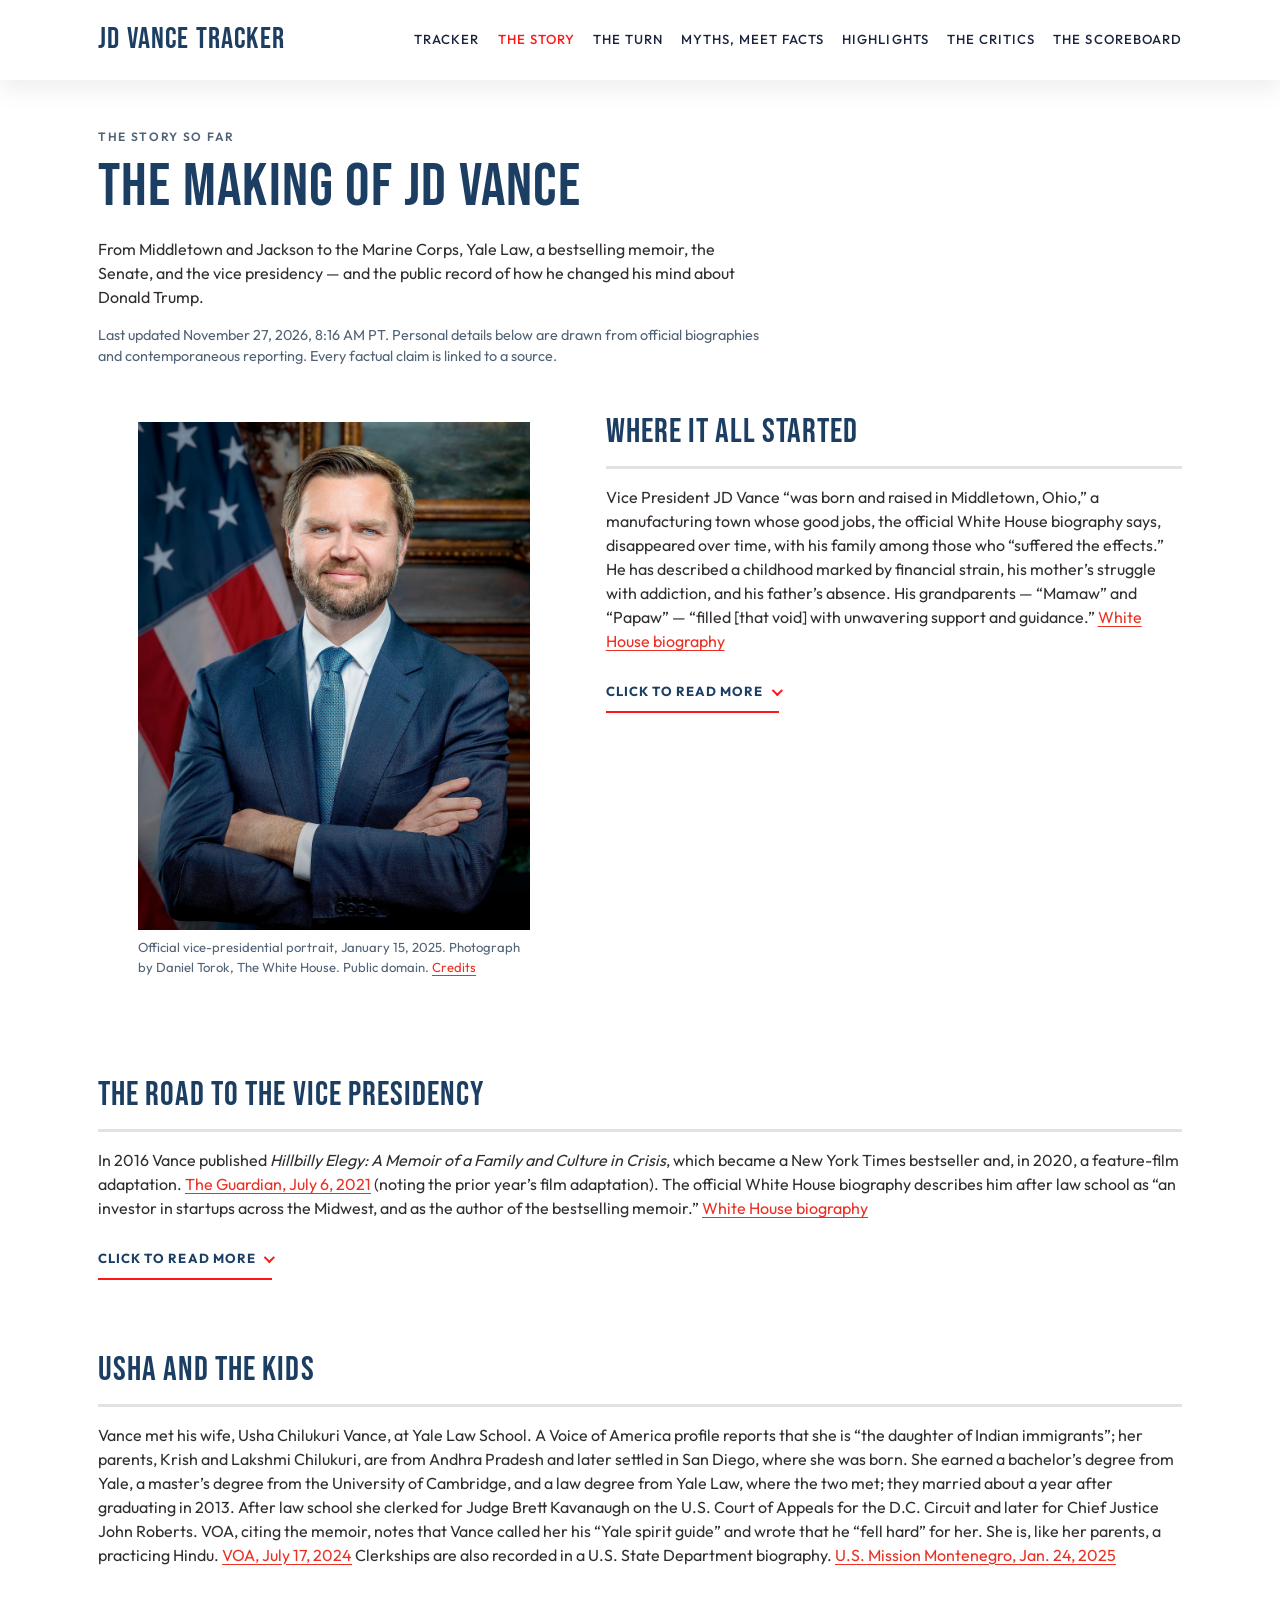
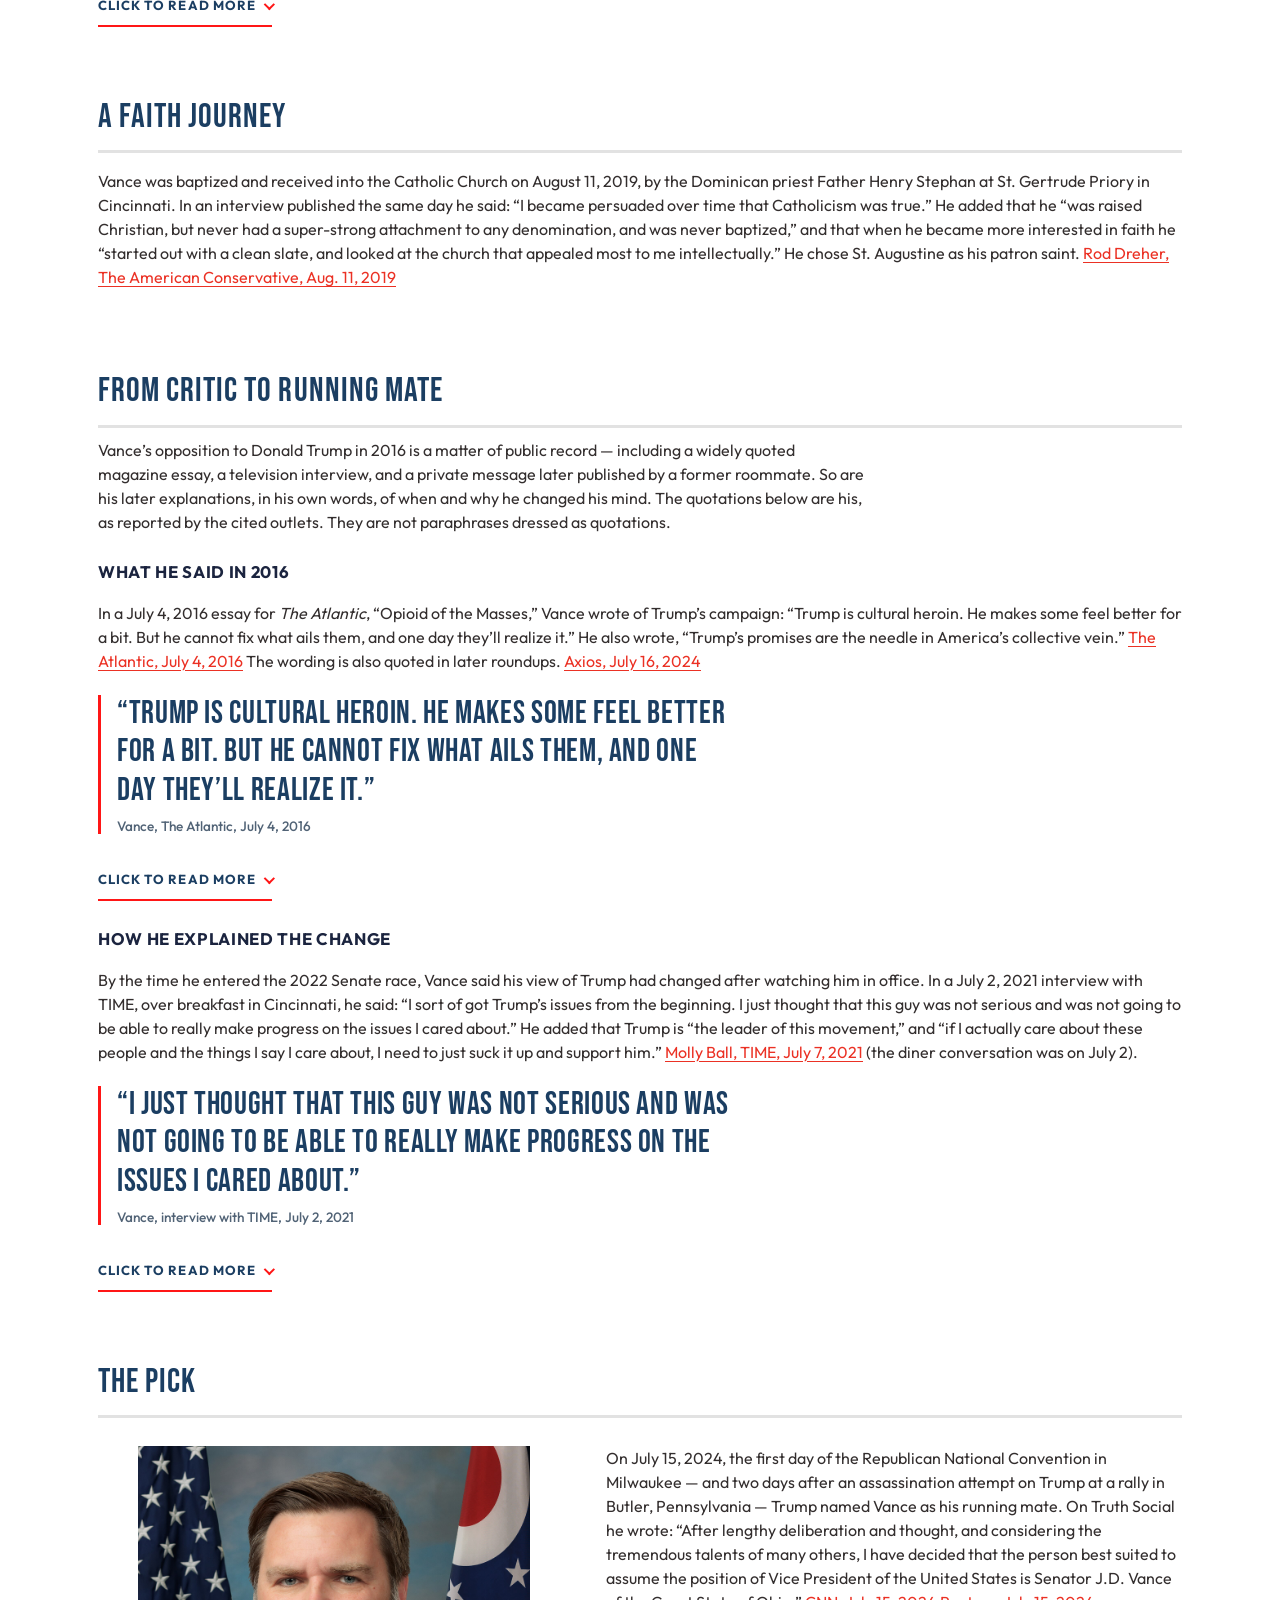
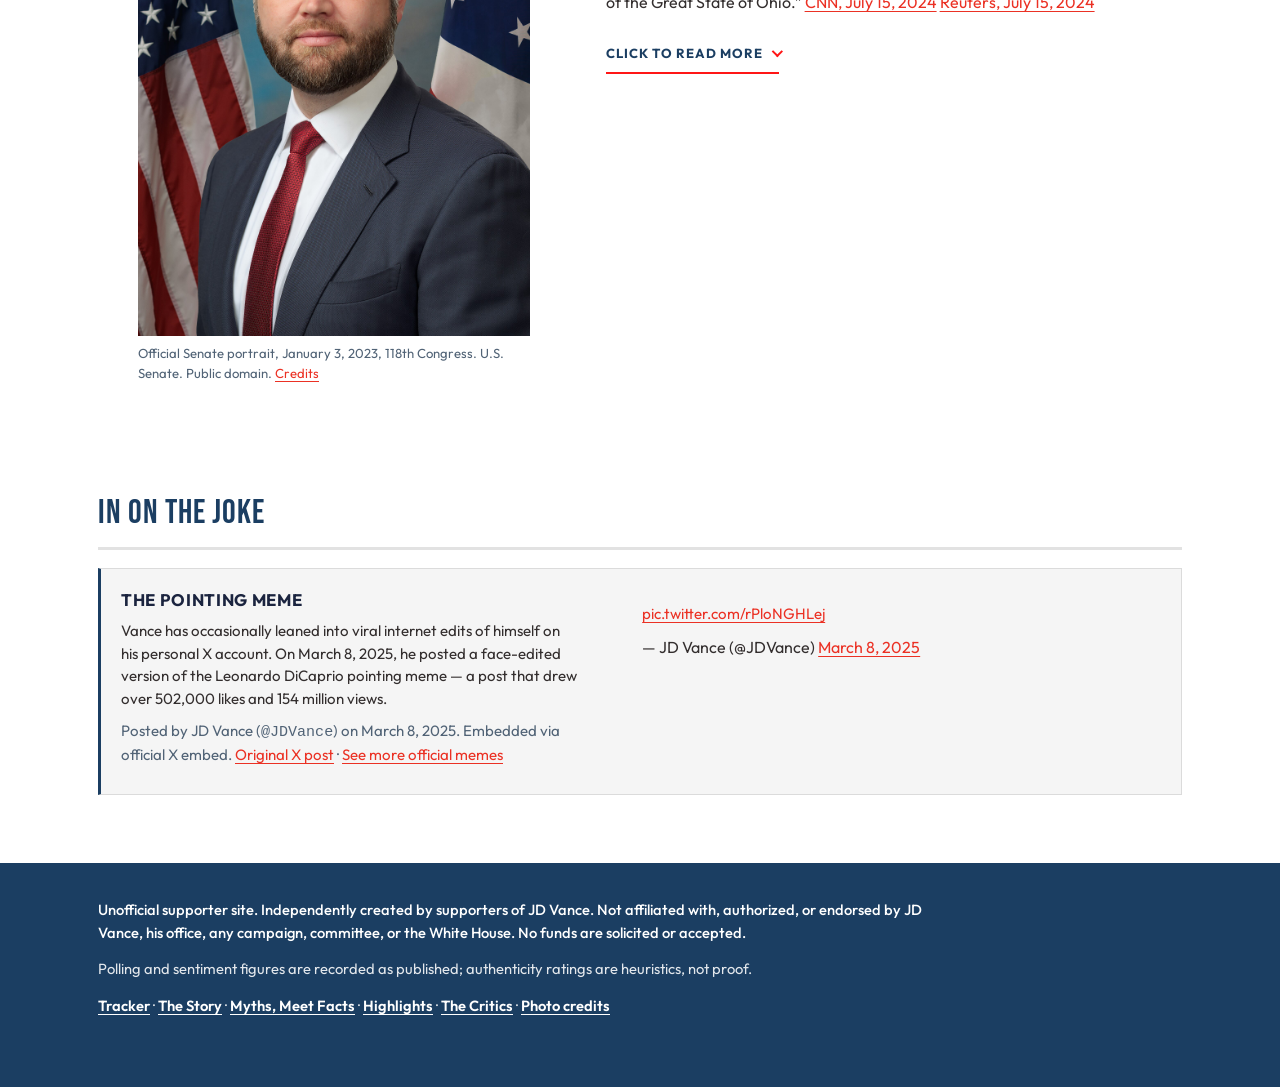
<file: bio.html>
<!DOCTYPE html>
<html lang="en">
<head>
  <meta charset="utf-8">
  <meta name="viewport" content="width=device-width, initial-scale=1">
  <title>The Making of JD Vance — JD Vance Tracker</title>
  <meta name="description" content="A sourced biography of JD Vance: early life, Usha Vance and their children, his Catholic conversion, his 2016 criticism of Donald Trump and later explanations, and the 2024 vice-presidential selection.">
  <meta name="robots" content="index,follow">
  <link rel="preconnect" href="https://fonts.googleapis.com">
  <link rel="preconnect" href="https://fonts.gstatic.com" crossorigin>
  <link href="https://fonts.googleapis.com/css2?family=Bebas+Neue&family=Outfit:wght@400;500;600;700;800&display=swap" rel="stylesheet">
  <link rel="stylesheet" href="styles.css">
</head>
<body>

  <header class="site-top">
    <div class="wrap nav-row">
      <a class="wordmark" href="index.html">JD Vance Tracker</a>
      <nav class="site-nav" aria-label="Site"><a href="index.html">Tracker</a><a href="bio.html" aria-current="page">The Story</a><a href="bio.html#critic-to-ally">The Turn</a><a href="myths.html">Myths, Meet Facts</a><a href="media.html">Highlights</a><a href="opposition.html">The Critics</a><a href="index.html#favorability">The Scoreboard</a></nav>
    </div>
  </header>

  <article class="wrap">
    <header class="page-hero">
      <p class="kicker">The story so far</p>
      <h1>The Making of JD Vance</h1>
      <p>From Middletown and Jackson to the Marine Corps, Yale Law, a bestselling memoir, the Senate, and the vice presidency — and the public record of how he changed his mind about Donald Trump.</p>
      <p class="fine">Last updated November 27, 2026, 8:16 AM PT. Personal details below are drawn from official biographies and contemporaneous reporting. Every factual claim is linked to a source.</p>
    </header>

    <div class="split">
      <figure>
        <img src="images/vance-vp-portrait.jpg" alt="Official 2025 vice-presidential portrait of JD Vance, photographed by Daniel Torok" width="960" height="1244">
        <figcaption class="caption">Official vice-presidential portrait, January 15, 2025. Photograph by Daniel Torok, The White House. Public domain. <a href="images/CREDITS.md">Credits</a></figcaption>
      </figure>
      <div>
        <h2>Where It All Started</h2>
        <p>Vice President JD Vance “was born and raised in Middletown, Ohio,” a manufacturing town whose good jobs, the official White House biography says, disappeared over time, with his family among those who “suffered the effects.” He has described a childhood marked by financial strain, his mother’s struggle with addiction, and his father’s absence. His grandparents — “Mamaw” and “Papaw” — “filled [that void] with unwavering support and guidance.” <a href="https://www.whitehouse.gov/administration/jd-vance/">White House biography</a></p>
<details class="read-more"><summary><span class="rm-more">Click to read more</span><span class="rm-less">Show less</span></summary><div class="read-more-body">        <p>His family’s roots, and the summers he spent with them, run through Jackson, in eastern Kentucky’s Appalachia, a setting he later placed at the center of his memoir <cite>Hillbilly Elegy</cite>. In 2016 he told NPR that the book recalled “a childhood where poverty was ‘the family tradition.’” <a href="https://www.npr.org/2016/08/17/490328484/hillbilly-elegy-recalls-a-childhood-where-poverty-was-the-family-tradition">NPR, Aug. 17, 2016</a></p>
        <p>After graduating from Middletown High School, he enlisted in the United States Marine Corps, “serving for four years with a tour in Iraq,” then used the G.I. Bill to attend Ohio State University and later Yale Law School. <a href="https://www.whitehouse.gov/administration/jd-vance/">White House biography</a></p></div></details>
      </div>
    </div>

    <section class="block" id="career">
      <h2>The Road to the Vice Presidency</h2>
      <p>In 2016 Vance published <cite>Hillbilly Elegy: A Memoir of a Family and Culture in Crisis</cite>, which became a New York Times bestseller and, in 2020, a feature-film adaptation. <a href="https://www.theguardian.com/us-news/2021/jul/06/hillbilly-elegy-jd-vance-trump-republicans">The Guardian, July 6, 2021</a> (noting the prior year’s film adaptation). The official White House biography describes him after law school as “an investor in startups across the Midwest, and as the author of the bestselling memoir.” <a href="https://www.whitehouse.gov/administration/jd-vance/">White House biography</a></p>
<details class="read-more"><summary><span class="rm-more">Click to read more</span><span class="rm-less">Show less</span></summary><div class="read-more-body">      <p>In 2022 he was elected to the U.S. Senate from Ohio. In 2024, the White House biography says, “President Donald J. Trump extended JD the incredible honor of asking him to serve as the Vice-Presidential Nominee.” He took office as vice president in January 2025.</p></div></details>
    </section>

    <section class="block" id="family">
      <h2>Usha and the Kids</h2>
      <p>Vance met his wife, Usha Chilukuri Vance, at Yale Law School. A Voice of America profile reports that she is “the daughter of Indian immigrants”; her parents, Krish and Lakshmi Chilukuri, are from Andhra Pradesh and later settled in San Diego, where she was born. She earned a bachelor’s degree from Yale, a master’s degree from the University of Cambridge, and a law degree from Yale Law, where the two met; they married about a year after graduating in 2013. After law school she clerked for Judge Brett Kavanaugh on the U.S. Court of Appeals for the D.C. Circuit and later for Chief Justice John Roberts. VOA, citing the memoir, notes that Vance called her his “Yale spirit guide” and wrote that he “fell hard” for her. She is, like her parents, a practicing Hindu. <a href="https://www.voanews.com/a/wife-of-trump-s-vp-pick-is-yale-law-graduate-daughter-of-indian-immigrants-/7702255.html">VOA, July 17, 2024</a> Clerkships are also recorded in a U.S. State Department biography. <a href="https://me.usembassy.gov/meet-second-lady-usha-vance/">U.S. Mission Montenegro, Jan. 24, 2025</a></p>
<details class="read-more"><summary><span class="rm-more">Click to read more</span><span class="rm-less">Show less</span></summary><div class="read-more-body">      <p>That January 2025 State Department biography named three children: sons Ewan and Vivek and daughter Mirabel. The current White House biography says the couple are “proud parents to four beautiful children.” <a href="https://www.whitehouse.gov/administration/jd-vance/">White House biography</a> In a statement reported on July 19, 2026, the Vances announced that a son, Alec Neel Vance, “was born this morning” at Walter Reed National Military Medical Center, and that “Usha and the baby are happy and healthy, and our kids are overjoyed to meet their little brother.” Reporting on the statement also gave the earlier children’s years of birth as Ewan, 2017; Vivek, 2020; and Mirabel, 2021. <a href="https://www.aljazeera.com/news/2026/7/19/us-vice-president-jd-vance-and-his-wife-announce-birth-of-fourth-child">Al Jazeera, July 19, 2026, citing AP and Reuters</a></p></div></details>
    </section>

    <section class="block" id="faith">
      <h2>A Faith Journey</h2>
      <p>Vance was baptized and received into the Catholic Church on August 11, 2019, by the Dominican priest Father Henry Stephan at St. Gertrude Priory in Cincinnati. In an interview published the same day he said: “I became persuaded over time that Catholicism was true.” He added that he “was raised Christian, but never had a super-strong attachment to any denomination, and was never baptized,” and that when he became more interested in faith he “started out with a clean slate, and looked at the church that appealed most to me intellectually.” He chose St. Augustine as his patron saint. <a href="https://www.theamericanconservative.com/j-d-vance-becomes-catholic/">Rod Dreher, The American Conservative, Aug. 11, 2019</a></p>
    </section>

    <section class="block" id="critic-to-ally">
      <h2>From Critic to Running Mate</h2>
      <p class="lede">Vance’s opposition to Donald Trump in 2016 is a matter of public record — including a widely quoted magazine essay, a television interview, and a private message later published by a former roommate. So are his later explanations, in his own words, of when and why he changed his mind. The quotations below are his, as reported by the cited outlets. They are not paraphrases dressed as quotations.</p>

      <h3>What he said in 2016</h3>
      <p>In a July 4, 2016 essay for <cite>The Atlantic</cite>, “Opioid of the Masses,” Vance wrote of Trump’s campaign: “Trump is cultural heroin. He makes some feel better for a bit. But he cannot fix what ails them, and one day they’ll realize it.” He also wrote, “Trump’s promises are the needle in America’s collective vein.” <a href="https://www.theatlantic.com/politics/archive/2016/07/opioid-of-the-masses/489911/">The Atlantic, July 4, 2016</a> The wording is also quoted in later roundups. <a href="https://www.axios.com/2024/07/16/jd-vance-trump-statements">Axios, July 16, 2024</a></p>
      <blockquote class="pull">“Trump is cultural heroin. He makes some feel better for a bit. But he cannot fix what ails them, and one day they’ll realize it.”
        <cite>Vance, The Atlantic, July 4, 2016</cite>
      </blockquote>
<details class="read-more"><summary><span class="rm-more">Click to read more</span><span class="rm-less">Show less</span></summary><div class="read-more-body">      <p>In an October 2016 interview with Charlie Rose, Vance said he was “a Never Trump guy” and that he “never liked him.” <a href="https://www.axios.com/2024/07/16/jd-vance-trump-statements">Axios, July 16, 2024</a> <a href="https://www.politico.com/news/magazine/2024/07/15/jd-vance-55-things-trump-vp-00167882">Politico, July 15, 2024</a></p>
      <p>In February 2016, in a private message to his former Yale roommate Josh McLaurin — later published by McLaurin and widely quoted — Vance wrote that he went “back and forth between thinking Trump is a cynical asshole like Nixon who wouldn’t be that bad (and might even prove useful) or that he’s America’s Hitler.” <a href="https://www.washingtonpost.com/elections/2024/07/15/jd-vance-trump-criticism/">The Washington Post, July 15, 2024</a> <a href="https://www.politico.com/news/magazine/2024/07/15/jd-vance-55-things-trump-vp-00167882">Politico, July 15, 2024</a></p>
      <p>Deleted 2016 posts later reported by CNN included one calling Trump’s rhetoric toward immigrants and Muslims “reprehensible,” and another saying Vance would vote for the independent candidate Evan McMullin. <a href="https://www.axios.com/2024/07/16/jd-vance-trump-statements">Axios, July 16, 2024, citing CNN</a></p></div></details>

      <h3>How he explained the change</h3>
      <p>By the time he entered the 2022 Senate race, Vance said his view of Trump had changed after watching him in office. In a July 2, 2021 interview with TIME, over breakfast in Cincinnati, he said: “I sort of got Trump’s issues from the beginning. I just thought that this guy was not serious and was not going to be able to really make progress on the issues I cared about.” He added that Trump is “the leader of this movement,” and “if I actually care about these people and the things I say I care about, I need to just suck it up and support him.” <a href="https://time.com/6078483/j-d-vance-interview-trump/">Molly Ball, TIME, July 7, 2021</a> (the diner conversation was on July 2).</p>
      <blockquote class="pull">“I just thought that this guy was not serious and was not going to be able to really make progress on the issues I cared about.”
        <cite>Vance, interview with TIME, July 2, 2021</cite>
      </blockquote>
<details class="read-more"><summary><span class="rm-more">Click to read more</span><span class="rm-less">Show less</span></summary><div class="read-more-body">      <p>To WCPO, he put the same point in terms of results: “I think he delivered on his promises to make the country a better place. So, I think I saw this guy, he was an outsider. I didn’t really believe he was serious. And then I saw the guy in action. And I thought he was a successful president. That’s why I supported him enthusiastically in 2020. … So I changed because he did a good job.” <a href="https://www.wcpo.com/news/government/local-politics/hillbilly-elegy-author-j-d-vance-tells-tanya-orourke-why-he-decided-to-run-for-senate">WCPO</a></p>
      <p>On Fox News in July 2021, after old tweets resurfaced, he said: “Like a lot of people, I criticised Trump back in 2016. And I ask folks not to judge me based on what I said in 2016, because I’ve been very open that I did say those critical things and I regret them, and I regret being wrong about the guy.” He also said Trump was “a good president. I think he made a lot of good decisions for people, and I think he took a lot of flak.” <a href="https://www.theguardian.com/us-news/2021/jul/06/hillbilly-elegy-jd-vance-trump-republicans">The Guardian, July 6, 2021, quoting Fox News</a></p>
      <p>In his first interview as the 2024 vice-presidential nominee, Axios reported, Vance said he had been “certainly skeptical” of Trump but that the former president “changed my mind,” and: “I actually think it’s a good thing, when you see somebody, you were wrong about them, you ought to admit the mistake and admit that you were wrong.” <a href="https://www.axios.com/2024/07/16/jd-vance-trump-statements">Axios, July 16, 2024</a></p></div></details>
    </section>

    <section class="block" id="vp-selection">
      <h2>The Pick</h2>
      <div class="split">
        <figure>
          <img src="images/vance-senate-portrait.jpg" alt="Official U.S. Senate portrait of JD Vance, 118th Congress, 2023" width="960" height="1200">
          <figcaption class="caption">Official Senate portrait, January 3, 2023, 118th Congress. U.S. Senate. Public domain. <a href="images/CREDITS.md">Credits</a></figcaption>
        </figure>
        <div>
          <p>On July 15, 2024, the first day of the Republican National Convention in Milwaukee — and two days after an assassination attempt on Trump at a rally in Butler, Pennsylvania — Trump named Vance as his running mate. On Truth Social he wrote: “After lengthy deliberation and thought, and considering the tremendous talents of many others, I have decided that the person best suited to assume the position of Vice President of the United States is Senator J.D. Vance of the Great State of Ohio.” <a href="https://www.cnn.com/2024/07/15/politics/trump-vp-pick-jd-vance">CNN, July 15, 2024</a> <a href="https://www.reuters.com/world/us/trump-picks-onetime-critic-jd-vance-now-fierce-defender-his-running-mate-2024-07-15/">Reuters, July 15, 2024</a></p>
<details class="read-more"><summary><span class="rm-more">Click to read more</span><span class="rm-less">Show less</span></summary><div class="read-more-body">          <p>CNN, citing sources familiar with the process, reported that the finalists also included Sen. Marco Rubio of Florida and Gov. Doug Burgum of North Dakota; that Trump formally offered Vance the job by phone about 20 minutes before the Truth Social post; and that the two had met at Mar-a-Lago on Saturday, before the Butler rally. The same report said Vance’s supporters, “including Trump’s son Donald Trump Jr. and conservative media figure Tucker Carlson, had argued that Vance has the strongest relationship with Trump” among the finalists “and would be the most loyal selection.” <a href="https://www.cnn.com/2024/07/15/politics/trump-vp-pick-jd-vance">CNN, July 15, 2024</a></p></div></details>
        </div>
      </div>
    </section>

    <section class="block" id="lighter-moment">
      <h2>In on the Joke</h2>
      <div class="meme-spot">
        <div class="meme-spot-grid">
          <div>
            <h3>The pointing meme</h3>
            <p>Vance has occasionally leaned into viral internet edits of himself on his personal X account. On March 8, 2025, he posted a face-edited version of the Leonardo DiCaprio pointing meme — a post that drew over 502,000 likes and 154 million views.</p>
            <p class="fine">Posted by JD Vance (<code>@JDVance</code>) on March 8, 2025. Embedded via official X embed. <a href="https://x.com/JDVance/status/1898372454235451694">Original X post</a> · <a href="media.html#memes">See more official memes</a></p>
          </div>
          <div>
            <blockquote class="twitter-tweet" data-dnt="true"><p lang="zxx" dir="ltr"><a href="https://t.co/rPloNGHLej">pic.twitter.com/rPloNGHLej</a></p>&mdash; JD Vance (@JDVance) <a href="https://x.com/JDVance/status/1898372454235451694?ref_src=twsrc%5Etfw">March 8, 2025</a></blockquote>
          </div>
        </div>
      </div>
    </section>
  </article>
  <script async src="https://platform.twitter.com/widgets.js" charset="utf-8"></script>


  <footer class="site">
    <div class="wrap">
      <p class="disclaimer">Unofficial supporter site. Independently created by supporters of JD Vance. Not affiliated with, authorized, or endorsed by JD Vance, his office, any campaign, committee, or the White House. No funds are solicited or accepted.</p>
      <p>Polling and sentiment figures are recorded as published; authenticity ratings are heuristics, not proof.</p>
      
      <p><a href="index.html">Tracker</a> · <a href="bio.html">The Story</a> · <a href="myths.html">Myths, Meet Facts</a> · <a href="media.html">Highlights</a> · <a href="opposition.html">The Critics</a> · <a href="media.html#photo-credits">Photo credits</a></p>
    </div>
  </footer>
</body>
</html>
</file>
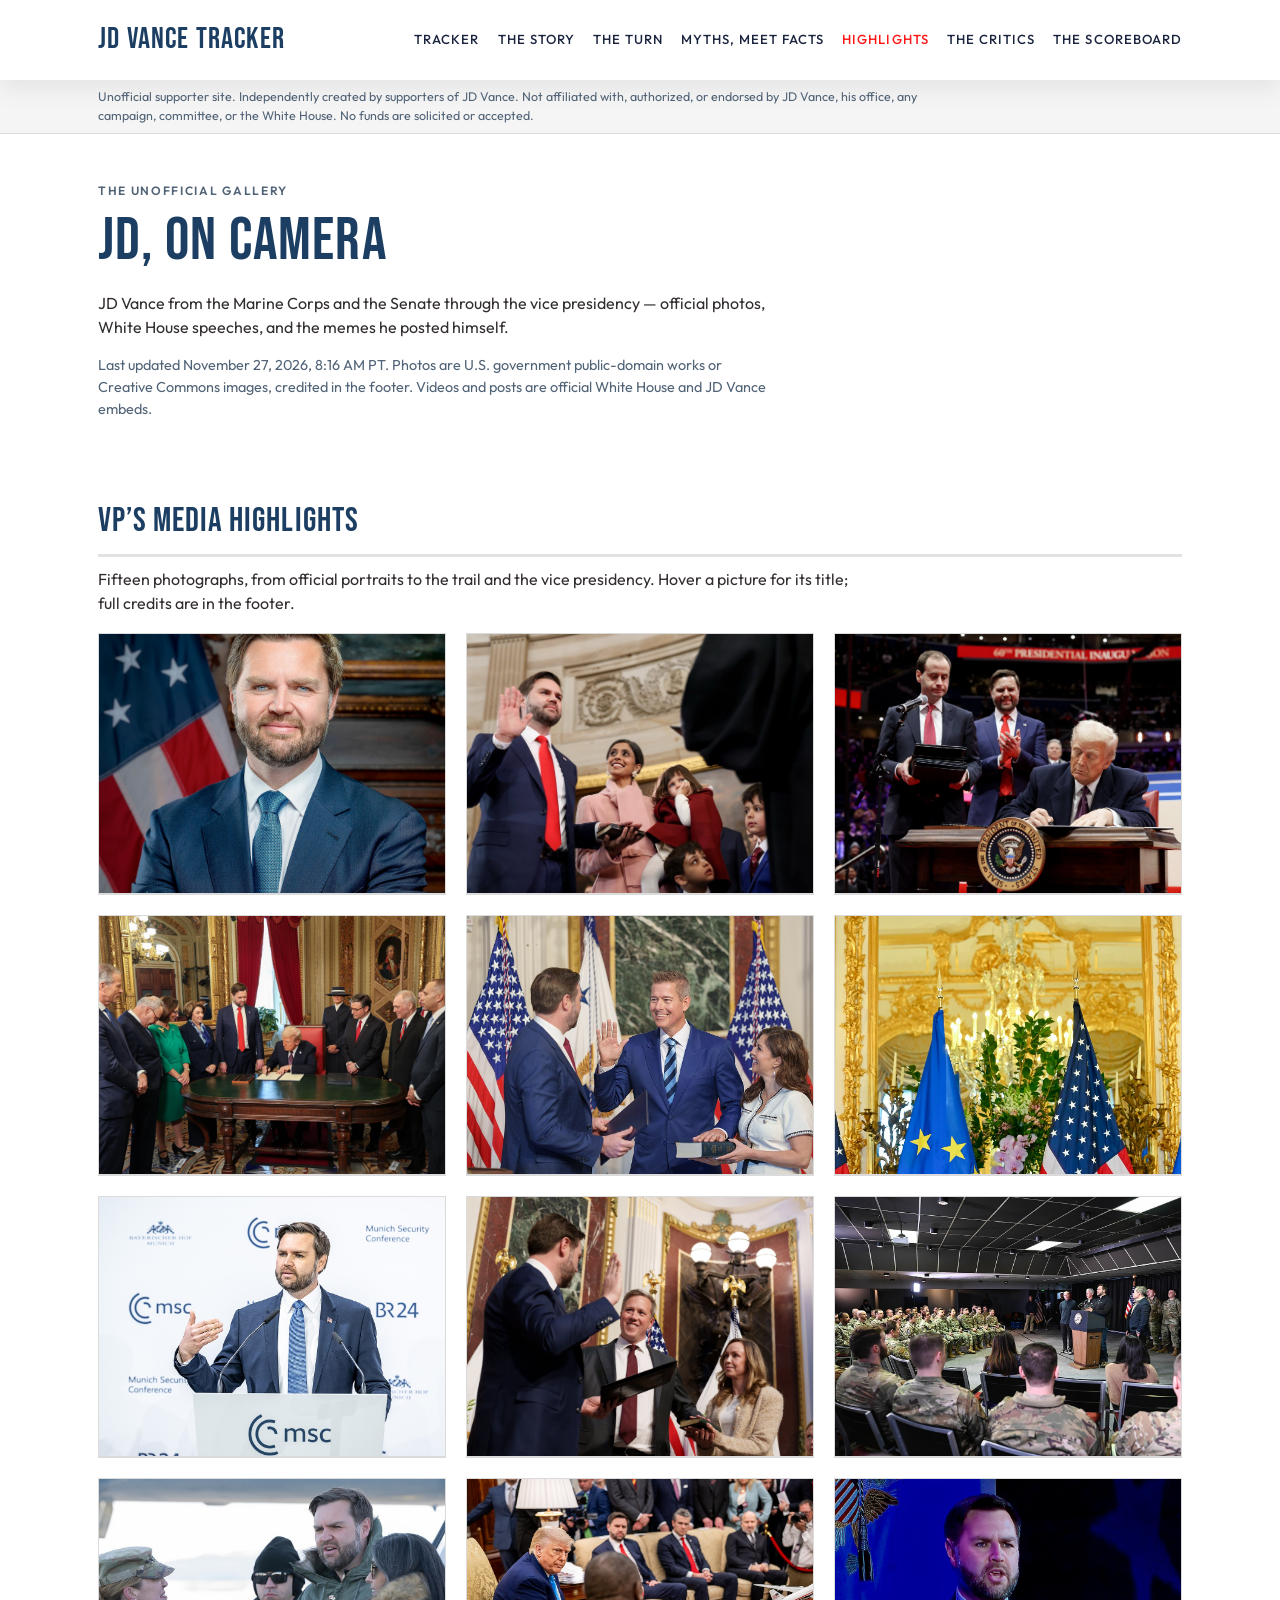
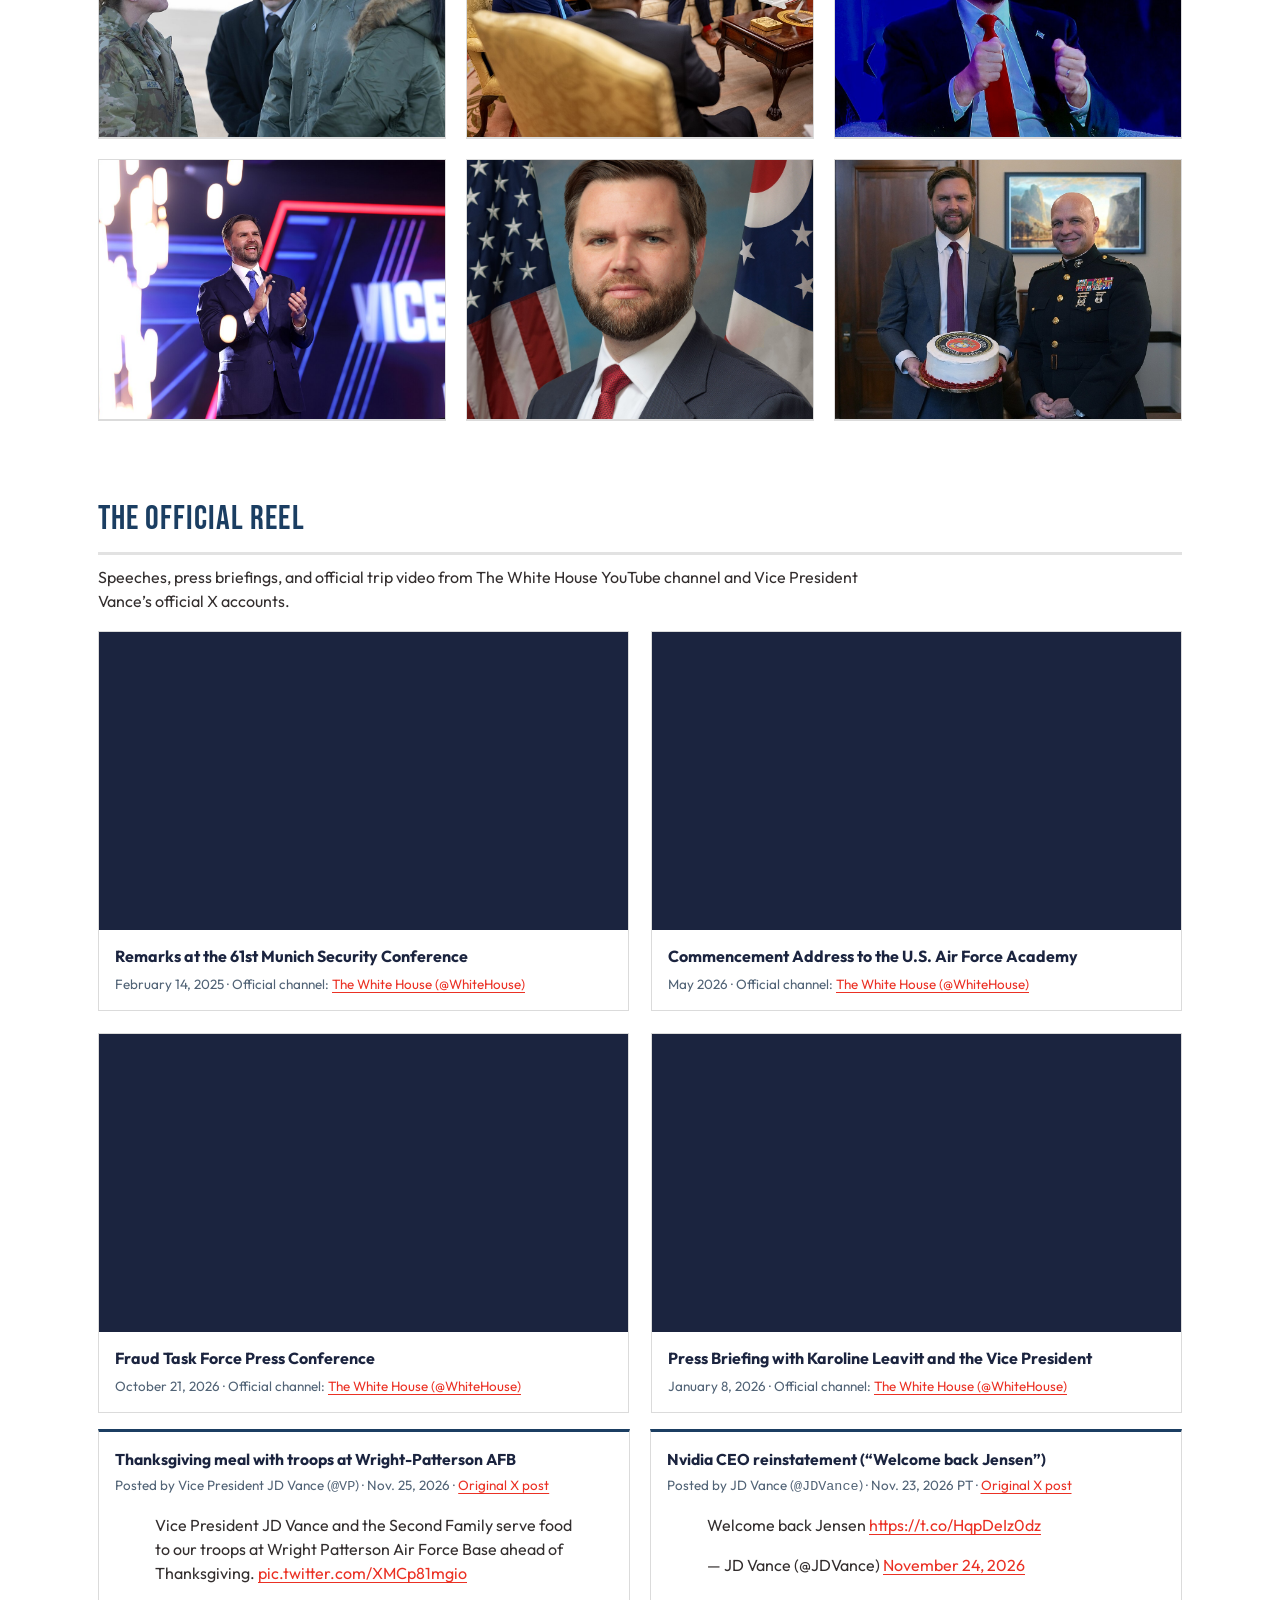
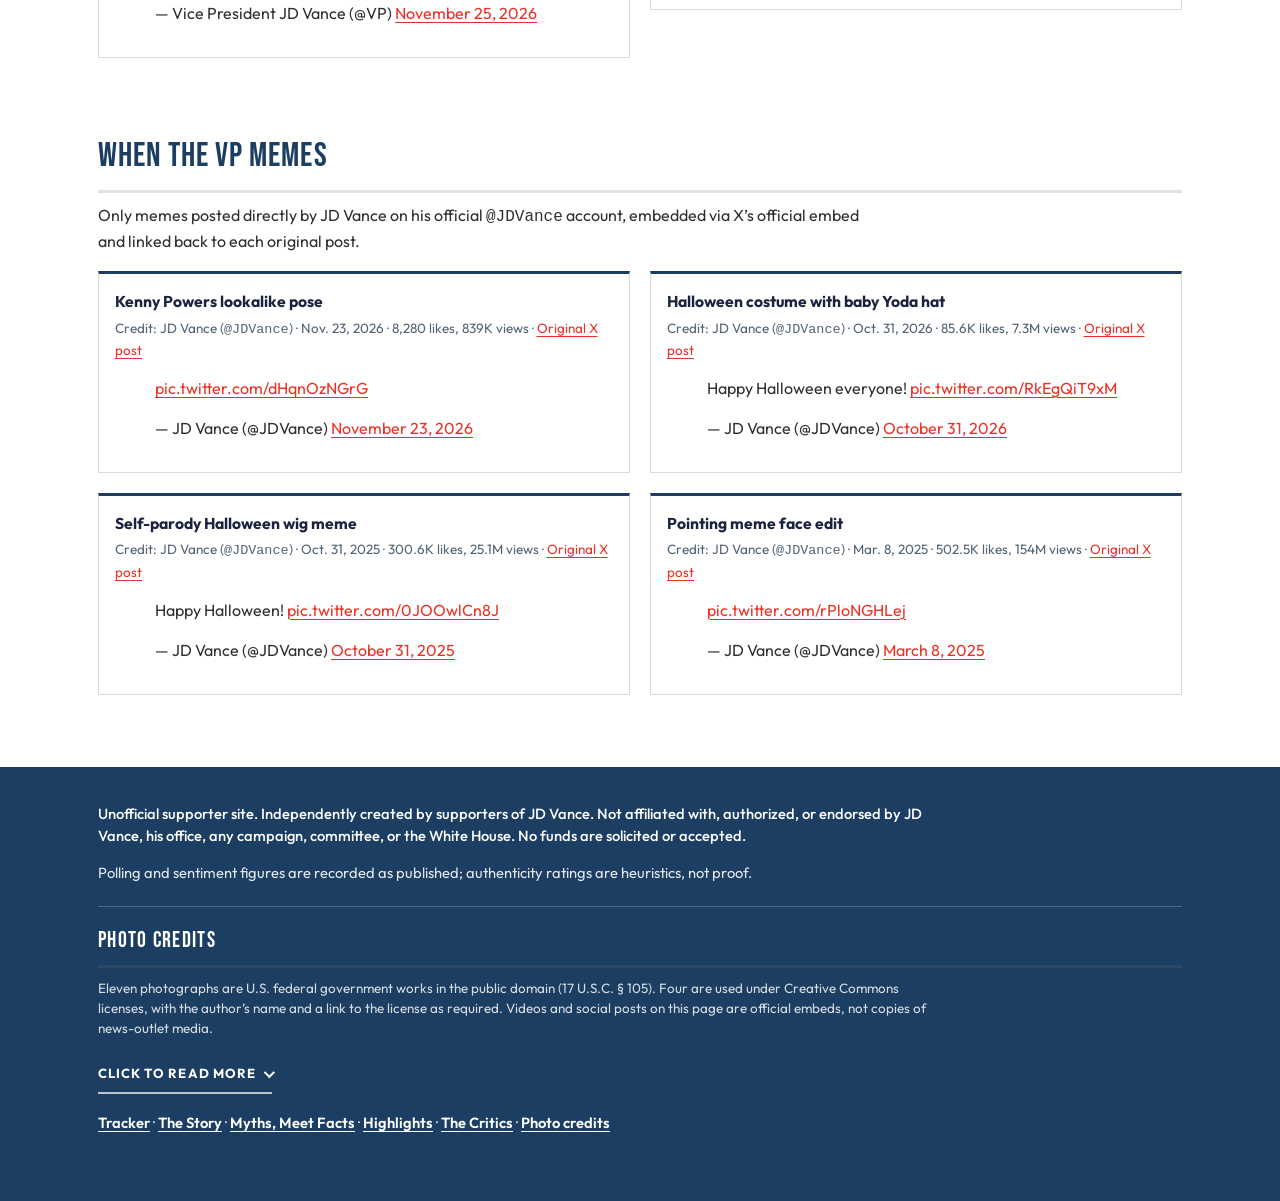
<file: media.html>
<!DOCTYPE html>
<html lang="en">
<head>
  <meta charset="utf-8">
  <meta name="viewport" content="width=device-width, initial-scale=1">
  <title>VP’s Media Highlights — JD Vance Tracker</title>
  <meta name="description" content="Official and Creative Commons photographs of JD Vance, White House videos, and official X memes, with photo credits in the footer.">
  <meta name="robots" content="index,follow">
  <link rel="preconnect" href="https://fonts.googleapis.com">
  <link rel="preconnect" href="https://fonts.gstatic.com" crossorigin>
  <link href="https://fonts.googleapis.com/css2?family=Bebas+Neue&family=Outfit:wght@400;500;600;700;800&display=swap" rel="stylesheet">
  <link rel="stylesheet" href="styles.css">
</head>
<body>

  <header class="site-top">
    <div class="wrap nav-row">
      <a class="wordmark" href="index.html">JD Vance Tracker</a>
      <nav class="site-nav" aria-label="Site"><a href="index.html">Tracker</a><a href="bio.html">The Story</a><a href="bio.html#critic-to-ally">The Turn</a><a href="myths.html">Myths, Meet Facts</a><a href="media.html" aria-current="page">Highlights</a><a href="opposition.html">The Critics</a><a href="index.html#favorability">The Scoreboard</a></nav>
    </div>
  </header>

  <div class="hero-disclaimer compact">
    <div class="wrap">
      <p>Unofficial supporter site. Independently created by supporters of JD Vance. Not affiliated with, authorized, or endorsed by JD Vance, his office, any campaign, committee, or the White House. No funds are solicited or accepted.</p>
    </div>
  </div>
  <article class="wrap">
    <header class="page-hero">
      <p class="kicker">The unofficial gallery</p>
      <h1>JD, On Camera</h1>
      <p>JD Vance from the Marine Corps and the Senate through the vice presidency — official photos, White House speeches, and the memes he posted himself.</p>
      <p class="fine">Last updated November 27, 2026, 8:16 AM PT. Photos are U.S. government public-domain works or Creative Commons images, credited in the footer. Videos and posts are official White House and JD Vance embeds.</p>
    </header>

    <section class="block" id="photos">
      <h2>VP’s Media Highlights</h2>
      <p class="lede">Fifteen photographs, from official portraits to the trail and the vice presidency. Hover a picture for its title; full credits are in the footer.</p>
      <div class="media-grid">
        <figure class="media-card" title="Official vice-presidential portrait — Daniel Torok / The White House · Public domain">
              <div class="media-frame"><img src="images/vance-vp-portrait.jpg" alt="Official 2025 vice-presidential portrait of JD Vance" title="Official vice-presidential portrait — Daniel Torok / The White House · Public domain" loading="lazy"></div>
            </figure><figure class="media-card" title="Swearing-in as the 50th Vice President — Office of the Vice President (@VP) · Public domain">
              <div class="media-frame"><img src="images/vance-swearing-in-2025.jpg" alt="JD Vance taking the oath of office alongside Usha Vance and their children on January 20, 2025" title="Swearing-in as the 50th Vice President — Office of the Vice President (@VP) · Public domain" loading="lazy"></div>
            </figure><figure class="media-card" title="Day One executive order signing — Office of the Vice President (@VP) · Public domain">
              <div class="media-frame"><img src="images/vance-day1-signing.jpg" alt="President Donald Trump signing executive orders on Day One with Vice President JD Vance" title="Day One executive order signing — Office of the Vice President (@VP) · Public domain" loading="lazy"></div>
            </figure><figure class="media-card" title="Post-inaugural document signing at the U.S. Capitol — Office of Speaker Mike Johnson · Public domain">
              <div class="media-frame"><img src="images/vance-capitol-signing-2025.jpg" alt="Post-inaugural signing ceremony at the Capitol with Vice President Vance and congressional leaders" title="Post-inaugural document signing at the U.S. Capitol — Office of Speaker Mike Johnson · Public domain" loading="lazy"></div>
            </figure><figure class="media-card" title="Swearing in Transportation Secretary Sean Duffy — U.S. Department of Transportation · Public domain">
              <div class="media-frame"><img src="images/vance-duffy-swearing-in.jpg" alt="Vice President Vance swearing in Transportation Secretary Sean Duffy" title="Swearing in Transportation Secretary Sean Duffy — U.S. Department of Transportation · Public domain" loading="lazy"></div>
            </figure><figure class="media-card" title="AI Action Summit meeting with Ursula von der Leyen in Paris — Dati Bendo / European Union (EC – Audiovisual Service) · CC BY 4.0">
              <div class="media-frame"><img src="images/vance-paris-ai-summit-2025.jpg" alt="Vice President JD Vance meeting European Commission President Ursula von der Leyen in Paris" title="AI Action Summit meeting with Ursula von der Leyen in Paris — Dati Bendo / European Union (EC – Audiovisual Service) · CC BY 4.0" loading="lazy"></div>
            </figure><figure class="media-card" title="Remarks at the 61st Munich Security Conference — MSC / Preis · CC BY-SA 4.0">
              <div class="media-frame"><img src="images/vance-munich-2025.jpg" alt="Vice President JD Vance speaking at the 61st Munich Security Conference in Germany" title="Remarks at the 61st Munich Security Conference — MSC / Preis · CC BY-SA 4.0" loading="lazy"></div>
            </figure><figure class="media-card" title="Swearing in Army Secretary Dan Driscoll — Office of the Vice President (@VP) · Public domain">
              <div class="media-frame"><img src="images/vance-driscoll-swearing-in.jpg" alt="Vice President Vance swearing in Army Secretary Dan Driscoll" title="Swearing in Army Secretary Dan Driscoll — Office of the Vice President (@VP) · Public domain" loading="lazy"></div>
            </figure><figure class="media-card" title="All-call with troops at Pituffik Space Base, Greenland — DVIDS / U.S. Department of Defense · Public domain">
              <div class="media-frame"><img src="images/vance-pituffik-allcall.jpg" alt="Vice President JD Vance addressing Space Force Guardians and Airmen at Pituffik Space Base" title="All-call with troops at Pituffik Space Base, Greenland — DVIDS / U.S. Department of Defense · Public domain" loading="lazy"></div>
            </figure><figure class="media-card" title="Arrival with Second Lady Usha Vance at Pituffik Space Base — DVIDS / U.S. Department of Defense · Public domain">
              <div class="media-frame"><img src="images/vance-pituffik-arrival.jpg" alt="Col. Susan Meyers greeting Vice President JD Vance and Usha Vance at Pituffik Space Base, Greenland" title="Arrival with Second Lady Usha Vance at Pituffik Space Base — DVIDS / U.S. Department of Defense · Public domain" loading="lazy"></div>
            </figure><figure class="media-card" title="Oval Office bilateral meeting with South African President Ramaphosa — Daniel Torok / The White House · Public domain">
              <div class="media-frame"><img src="images/vance-oval-office-2025.jpg" alt="President Trump and Vice President Vance in an Oval Office bilateral meeting on May 21, 2025" title="Oval Office bilateral meeting with South African President Ramaphosa — Daniel Torok / The White House · Public domain" loading="lazy"></div>
            </figure><figure class="media-card" title="Remarks at the MAHA Summit in Washington, D.C. — Steve Jurvetson · CC BY 4.0">
              <div class="media-frame"><img src="images/vance-maha-summit-2025.jpg" alt="Vice President JD Vance speaking at the MAHA Summit in Washington, D.C." title="Remarks at the MAHA Summit in Washington, D.C. — Steve Jurvetson · CC BY 4.0" loading="lazy"></div>
            </figure><figure class="media-card" title="Speaking at AmericaFest 2025 in Phoenix — Gage Skidmore · CC BY-SA 4.0">
              <div class="media-frame"><img src="images/vance-americafest-2025.jpg" alt="Vice President JD Vance speaking at AmericaFest 2025 in Phoenix, Arizona" title="Speaking at AmericaFest 2025 in Phoenix — Gage Skidmore · CC BY-SA 4.0" loading="lazy"></div>
            </figure><figure class="media-card" title="Official U.S. Senate portrait (118th Congress) — United States Congress / U.S. Senate · Public domain">
              <div class="media-frame"><img src="images/vance-senate-portrait.jpg" alt="Official U.S. Senate portrait of Sen. JD Vance" title="Official U.S. Senate portrait (118th Congress) — United States Congress / U.S. Senate · Public domain" loading="lazy"></div>
            </figure><figure class="media-card" title="Marine Corps 248th birthday celebration — U.S. Marine Corps · Public domain">
              <div class="media-frame"><img src="images/vance-usmc-birthday-2023.jpg" alt="Lt. Gen. David G. Bellon and Sen. JD Vance celebrating the 248th Marine Corps birthday" title="Marine Corps 248th birthday celebration — U.S. Marine Corps · Public domain" loading="lazy"></div>
            </figure>
      </div>
    </section>

    <section class="block" id="videos">
      <h2>The Official Reel</h2>
      <p class="lede">Speeches, press briefings, and official trip video from The White House YouTube channel and Vice President Vance’s official X accounts.</p>
      <div class="video-grid">
        <div class="video-card">
              <div class="video-wrap">
                <iframe src="https://www.youtube-nocookie.com/embed/pCOsgfINdKg" title="Remarks at the 61st Munich Security Conference" loading="lazy" allow="accelerometer; autoplay; clipboard-write; encrypted-media; gyroscope; picture-in-picture" allowfullscreen></iframe>
              </div>
              <div class="video-cap">
                <h3>Remarks at the 61st Munich Security Conference</h3>
                <p>February 14, 2025 · Official channel: <a href="https://www.youtube.com/watch?v=pCOsgfINdKg">The White House (@WhiteHouse)</a></p>
              </div>
            </div><div class="video-card">
              <div class="video-wrap">
                <iframe src="https://www.youtube-nocookie.com/embed/FTh-FX25Eps" title="Commencement Address to the U.S. Air Force Academy" loading="lazy" allow="accelerometer; autoplay; clipboard-write; encrypted-media; gyroscope; picture-in-picture" allowfullscreen></iframe>
              </div>
              <div class="video-cap">
                <h3>Commencement Address to the U.S. Air Force Academy</h3>
                <p>May 2026 · Official channel: <a href="https://www.youtube.com/watch?v=FTh-FX25Eps">The White House (@WhiteHouse)</a></p>
              </div>
            </div><div class="video-card">
              <div class="video-wrap">
                <iframe src="https://www.youtube-nocookie.com/embed/y3du2GiOoJg" title="Fraud Task Force Press Conference" loading="lazy" allow="accelerometer; autoplay; clipboard-write; encrypted-media; gyroscope; picture-in-picture" allowfullscreen></iframe>
              </div>
              <div class="video-cap">
                <h3>Fraud Task Force Press Conference</h3>
                <p>October 21, 2026 · Official channel: <a href="https://www.youtube.com/watch?v=y3du2GiOoJg">The White House (@WhiteHouse)</a></p>
              </div>
            </div><div class="video-card">
              <div class="video-wrap">
                <iframe src="https://www.youtube-nocookie.com/embed/R_BILWX5md0" title="Press Briefing with Karoline Leavitt and the Vice President" loading="lazy" allow="accelerometer; autoplay; clipboard-write; encrypted-media; gyroscope; picture-in-picture" allowfullscreen></iframe>
              </div>
              <div class="video-cap">
                <h3>Press Briefing with Karoline Leavitt and the Vice President</h3>
                <p>January 8, 2026 · Official channel: <a href="https://www.youtube.com/watch?v=R_BILWX5md0">The White House (@WhiteHouse)</a></p>
              </div>
            </div>
      </div>
      <div class="embed-grid">
        <div class="embed-card">
          <h3>Thanksgiving meal with troops at Wright-Patterson AFB</h3>
          <p class="embed-credit">Posted by Vice President JD Vance (<code>@VP</code>) · Nov. 25, 2026 · <a href="https://x.com/VP/status/2125644133377441813">Original X post</a></p>
          <blockquote class="twitter-tweet" data-dnt="true"><p lang="en" dir="ltr">Vice President JD Vance and the Second Family serve food to our troops at Wright Patterson Air Force Base ahead of Thanksgiving. <a href="https://t.co/XMCp81mgio">pic.twitter.com/XMCp81mgio</a></p>&mdash; Vice President JD Vance (@VP) <a href="https://x.com/VP/status/2125644133377441813?ref_src=twsrc%5Etfw">November 25, 2026</a></blockquote>
        </div>
        <div class="embed-card">
          <h3>Nvidia CEO reinstatement (“Welcome back Jensen”)</h3>
          <p class="embed-credit">Posted by JD Vance (<code>@JDVance</code>) · Nov. 23, 2026 PT · <a href="https://x.com/JDVance/status/2125065305504272838">Original X post</a></p>
          <blockquote class="twitter-tweet" data-dnt="true"><p lang="en" dir="ltr">Welcome back Jensen <a href="https://t.co/HqpDeIz0dz">https://t.co/HqpDeIz0dz</a></p>&mdash; JD Vance (@JDVance) <a href="https://x.com/JDVance/status/2125065305504272838?ref_src=twsrc%5Etfw">November 24, 2026</a></blockquote>
        </div>
      </div>
    </section>

    <section class="block" id="memes">
      <h2>When the VP Memes</h2>
      <p class="lede">Only memes posted directly by JD Vance on his official <code>@JDVance</code> account, embedded via X’s official embed and linked back to each original post.</p>
      <div class="embed-grid">
        <div class="embed-card">
          <h3>Kenny Powers lookalike pose</h3>
          <p class="embed-credit">Credit: JD Vance (<code>@JDVance</code>) · Nov. 23, 2026 · 8,280 likes, 839K views · <a href="https://x.com/JDVance/status/2125007337433838065">Original X post</a></p>
          <blockquote class="twitter-tweet" data-dnt="true"><p lang="zxx" dir="ltr"><a href="https://t.co/dHqnOzNGrG">pic.twitter.com/dHqnOzNGrG</a></p>&mdash; JD Vance (@JDVance) <a href="https://x.com/JDVance/status/2125007337433838065?ref_src=twsrc%5Etfw">November 23, 2026</a></blockquote>
        </div>
        <div class="embed-card">
          <h3>Halloween costume with baby Yoda hat</h3>
          <p class="embed-credit">Credit: JD Vance (<code>@JDVance</code>) · Oct. 31, 2026 · 85.6K likes, 7.3M views · <a href="https://x.com/JDVance/status/2116654367952519597">Original X post</a></p>
          <blockquote class="twitter-tweet" data-dnt="true"><p lang="en" dir="ltr">Happy Halloween everyone! <a href="https://t.co/RkEgQiT9xM">pic.twitter.com/RkEgQiT9xM</a></p>&mdash; JD Vance (@JDVance) <a href="https://x.com/JDVance/status/2116654367952519597?ref_src=twsrc%5Etfw">October 31, 2026</a></blockquote>
        </div>
        <div class="embed-card">
          <h3>Self-parody Halloween wig meme</h3>
          <p class="embed-credit">Credit: JD Vance (<code>@JDVance</code>) · Oct. 31, 2025 · 300.6K likes, 25.1M views · <a href="https://x.com/JDVance/status/1984339141694493023">Original X post</a></p>
          <blockquote class="twitter-tweet" data-dnt="true"><p lang="en" dir="ltr">Happy Halloween! <a href="https://t.co/0JOOwlCn8J">pic.twitter.com/0JOOwlCn8J</a></p>&mdash; JD Vance (@JDVance) <a href="https://x.com/JDVance/status/1984339141694493023?ref_src=twsrc%5Etfw">October 31, 2025</a></blockquote>
        </div>
        <div class="embed-card">
          <h3>Pointing meme face edit</h3>
          <p class="embed-credit">Credit: JD Vance (<code>@JDVance</code>) · Mar. 8, 2025 · 502.5K likes, 154M views · <a href="https://x.com/JDVance/status/1898372454235451694">Original X post</a></p>
          <blockquote class="twitter-tweet" data-dnt="true"><p lang="zxx" dir="ltr"><a href="https://t.co/rPloNGHLej">pic.twitter.com/rPloNGHLej</a></p>&mdash; JD Vance (@JDVance) <a href="https://x.com/JDVance/status/1898372454235451694?ref_src=twsrc%5Etfw">March 8, 2025</a></blockquote>
        </div>
      </div>
    </section>
  </article>
  <script async src="https://platform.twitter.com/widgets.js" charset="utf-8"></script>


  <footer class="site">
    <div class="wrap">
      <p class="disclaimer">Unofficial supporter site. Independently created by supporters of JD Vance. Not affiliated with, authorized, or endorsed by JD Vance, his office, any campaign, committee, or the White House. No funds are solicited or accepted.</p>
      <p>Polling and sentiment figures are recorded as published; authenticity ratings are heuristics, not proof.</p>
      
      <div class="photo-credits" id="photo-credits">
        <h2>Photo credits</h2>
        <p class="credits-note">Eleven photographs are U.S. federal government works in the public domain (17 U.S.C. § 105). Four are used under Creative Commons licenses, with the author’s name and a link to the license as required. Videos and social posts on this page are official embeds, not copies of news-outlet media.</p>
        <details class="read-more"><summary><span class="rm-more">Click to read more</span><span class="rm-less">Show less</span></summary><div class="read-more-body"><ul>
          <li><strong>Official vice-presidential portrait</strong> (January 15, 2025) — Daniel Torok / The White House · U.S. government work, public domain · <a href="https://commons.wikimedia.org/wiki/File:VancePortrait.jpg">Source</a></li>
          <li><strong>Swearing-in as the 50th Vice President</strong> (January 20, 2025) — Office of the Vice President (@VP) · U.S. government work, public domain · <a href="https://commons.wikimedia.org/wiki/File:Vice_President_JD_Vance_is_sworn_in_(01).jpg">Source</a></li>
          <li><strong>Day One executive order signing</strong> (January 20, 2025) — Office of the Vice President (@VP) · U.S. government work, public domain · <a href="https://commons.wikimedia.org/wiki/File:Trump_Day_1_Executive_Order_Signing.jpg">Source</a></li>
          <li><strong>Post-inaugural document signing at the U.S. Capitol</strong> (January 20, 2025) — Office of Speaker Mike Johnson · U.S. government work, public domain · <a href="https://commons.wikimedia.org/wiki/File:President_Trump_signs_post-inaugural_documents_(January_20,_2025).jpg">Source</a></li>
          <li><strong>Swearing in Transportation Secretary Sean Duffy</strong> (January 29, 2025) — U.S. Department of Transportation · U.S. government work, public domain · <a href="https://commons.wikimedia.org/wiki/File:Vice_President_JD_Vance_swears_in_Sean_Duffy_as_Secretary_of_Transportation.jpg">Source</a></li>
          <li><strong>AI Action Summit meeting with Ursula von der Leyen in Paris</strong> (February 11, 2025) — Dati Bendo / European Union (EC – Audiovisual Service) · <a href="https://creativecommons.org/licenses/by/4.0">CC BY 4.0</a> · <a href="https://commons.wikimedia.org/wiki/File:Meeting_between_Ursula_von_der_Leyen_%26_J._D._Vance_-_AI_Action_Summit,_Paris,_France,_2025.jpg">Source</a></li>
          <li><strong>Remarks at the 61st Munich Security Conference</strong> (February 14, 2025) — MSC / Preis · <a href="https://creativecommons.org/licenses/by-sa/4.0">CC BY-SA 4.0</a> · <a href="https://commons.wikimedia.org/wiki/File:JD_Vance%27s_Speech_at_the_61st_Munich_Security_Conference_(20250214-MSC2025-mc2931).jpg">Source</a></li>
          <li><strong>Swearing in Army Secretary Dan Driscoll</strong> (February 25, 2025) — Office of the Vice President (@VP) · U.S. government work, public domain · <a href="https://commons.wikimedia.org/wiki/File:Dan_Driscoll_Swearing-In.jpg">Source</a></li>
          <li><strong>All-call with troops at Pituffik Space Base, Greenland</strong> (March 28, 2025) — DVIDS / U.S. Department of Defense · U.S. government work, public domain · <a href="https://commons.wikimedia.org/wiki/File:Vice_President_visits_Pituffik_Space_Base_(Image_3_of_6).jpg">Source</a></li>
          <li><strong>Arrival with Second Lady Usha Vance at Pituffik Space Base</strong> (March 28, 2025) — DVIDS / U.S. Department of Defense · U.S. government work, public domain · <a href="https://commons.wikimedia.org/wiki/File:Vice_President_visits_Pituffik_Space_Base_(Image_4_of_6).jpg">Source</a></li>
          <li><strong>Oval Office bilateral meeting with South African President Ramaphosa</strong> (May 21, 2025) — Daniel Torok / The White House · U.S. government work, public domain · <a href="https://commons.wikimedia.org/wiki/File:President_Donald_Trump_meets_with_President_of_South_Africa_Cyril_Ramaphosa_(54537774949).jpg">Source</a></li>
          <li><strong>Remarks at the MAHA Summit in Washington, D.C.</strong> (November 12, 2025) — Steve Jurvetson · <a href="https://creativecommons.org/licenses/by/4.0">CC BY 4.0</a> · <a href="https://commons.wikimedia.org/wiki/File:JD_Vance_at_the_MAHA_Summit_(54920086170).jpg">Source</a></li>
          <li><strong>Speaking at AmericaFest 2025 in Phoenix</strong> (December 21, 2025) — Gage Skidmore · <a href="https://creativecommons.org/licenses/by-sa/4.0">CC BY-SA 4.0</a> · <a href="https://commons.wikimedia.org/wiki/File:J._D._Vance_(55023973013).jpg">Source</a></li>
          <li><strong>Official U.S. Senate portrait (118th Congress)</strong> (January 3, 2023) — United States Congress / U.S. Senate · U.S. government work, public domain · <a href="https://commons.wikimedia.org/wiki/File:Senator_Vance_official_portrait._118th_Congress.jpg">Source</a></li>
          <li><strong>Marine Corps 248th birthday celebration</strong> (November 2023) — U.S. Marine Corps · U.S. government work, public domain · <a href="https://commons.wikimedia.org/wiki/File:Lt._Gen._David_G._Bellon_and_Senator_JD_Vance_celebrating_the_Marine_Corps_248th_birthday.jpg">Source</a></li>
        </ul><p class="credits-note"><a href="images/CREDITS.md">Full credits file</a></p></div></details>
      </div>

      <p><a href="index.html">Tracker</a> · <a href="bio.html">The Story</a> · <a href="myths.html">Myths, Meet Facts</a> · <a href="media.html">Highlights</a> · <a href="opposition.html">The Critics</a> · <a href="media.html#photo-credits">Photo credits</a></p>
    </div>
  </footer>
</body>
</html>
</file>
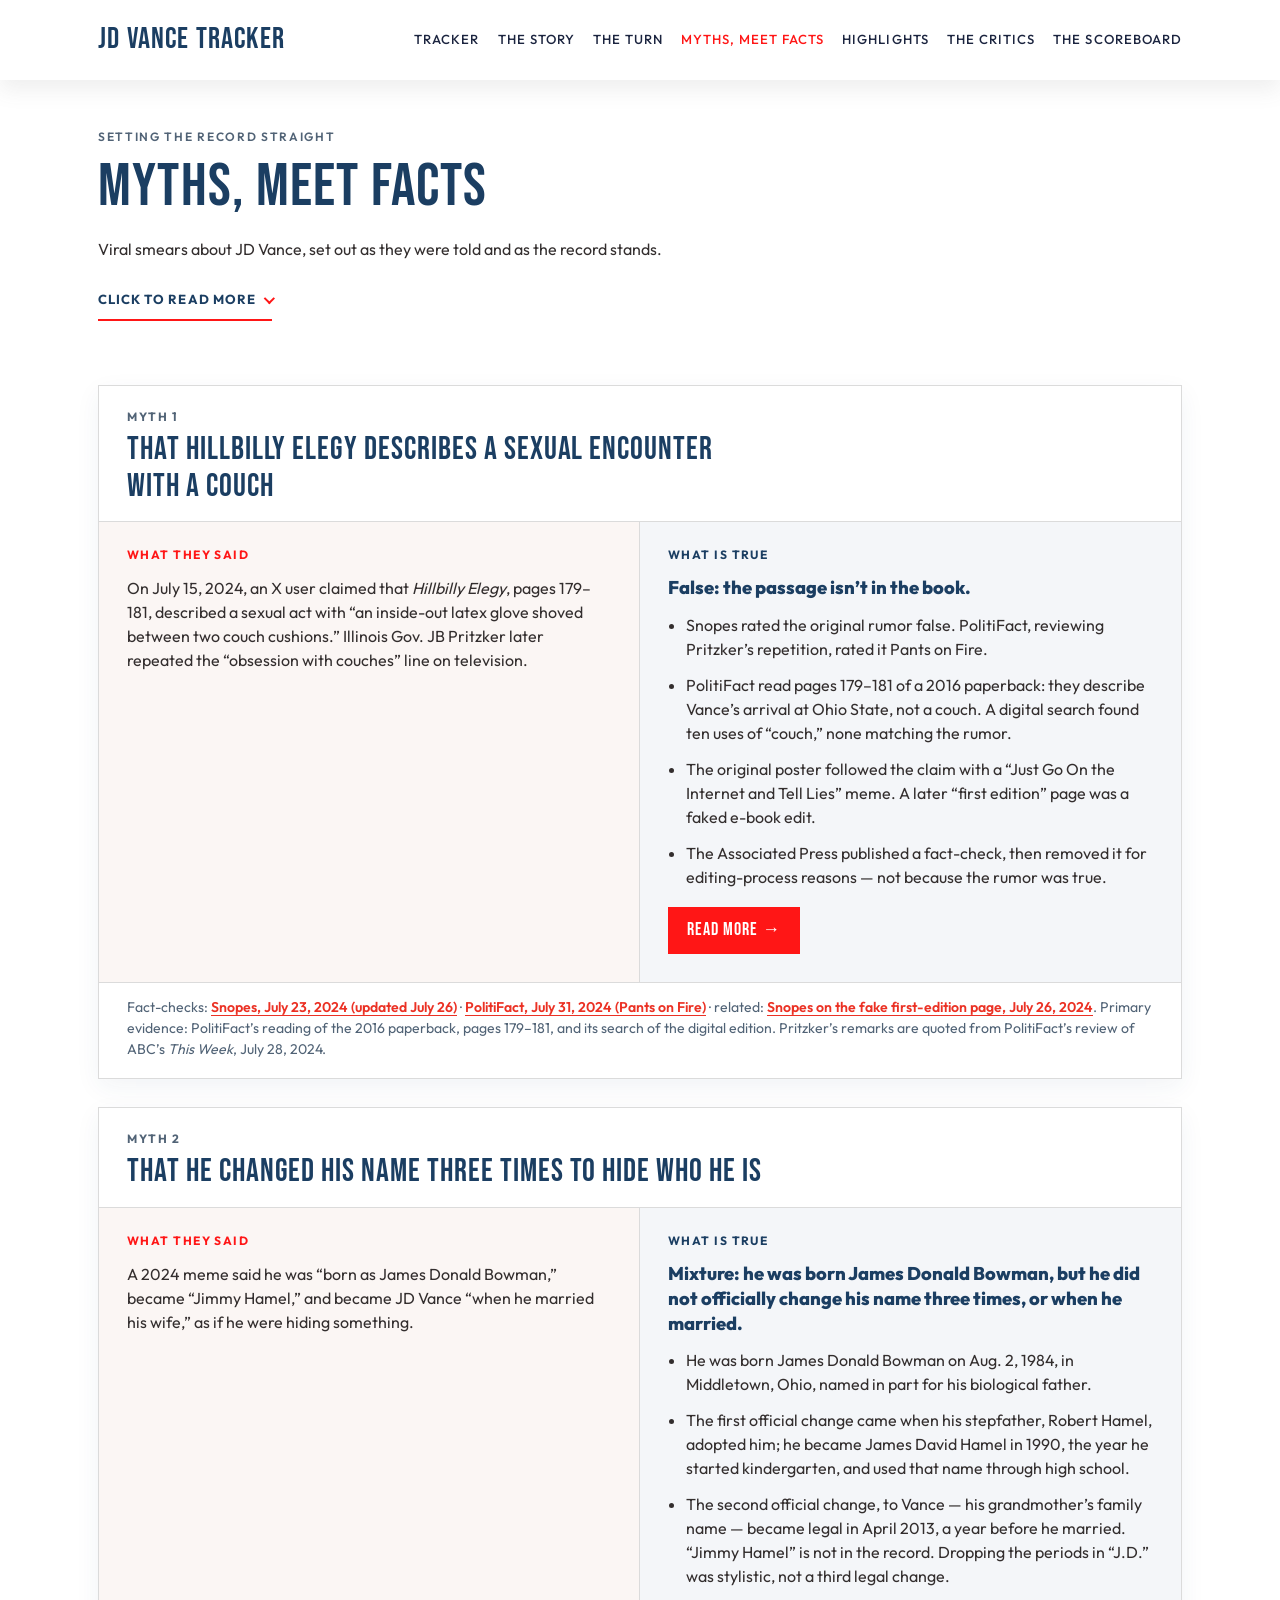
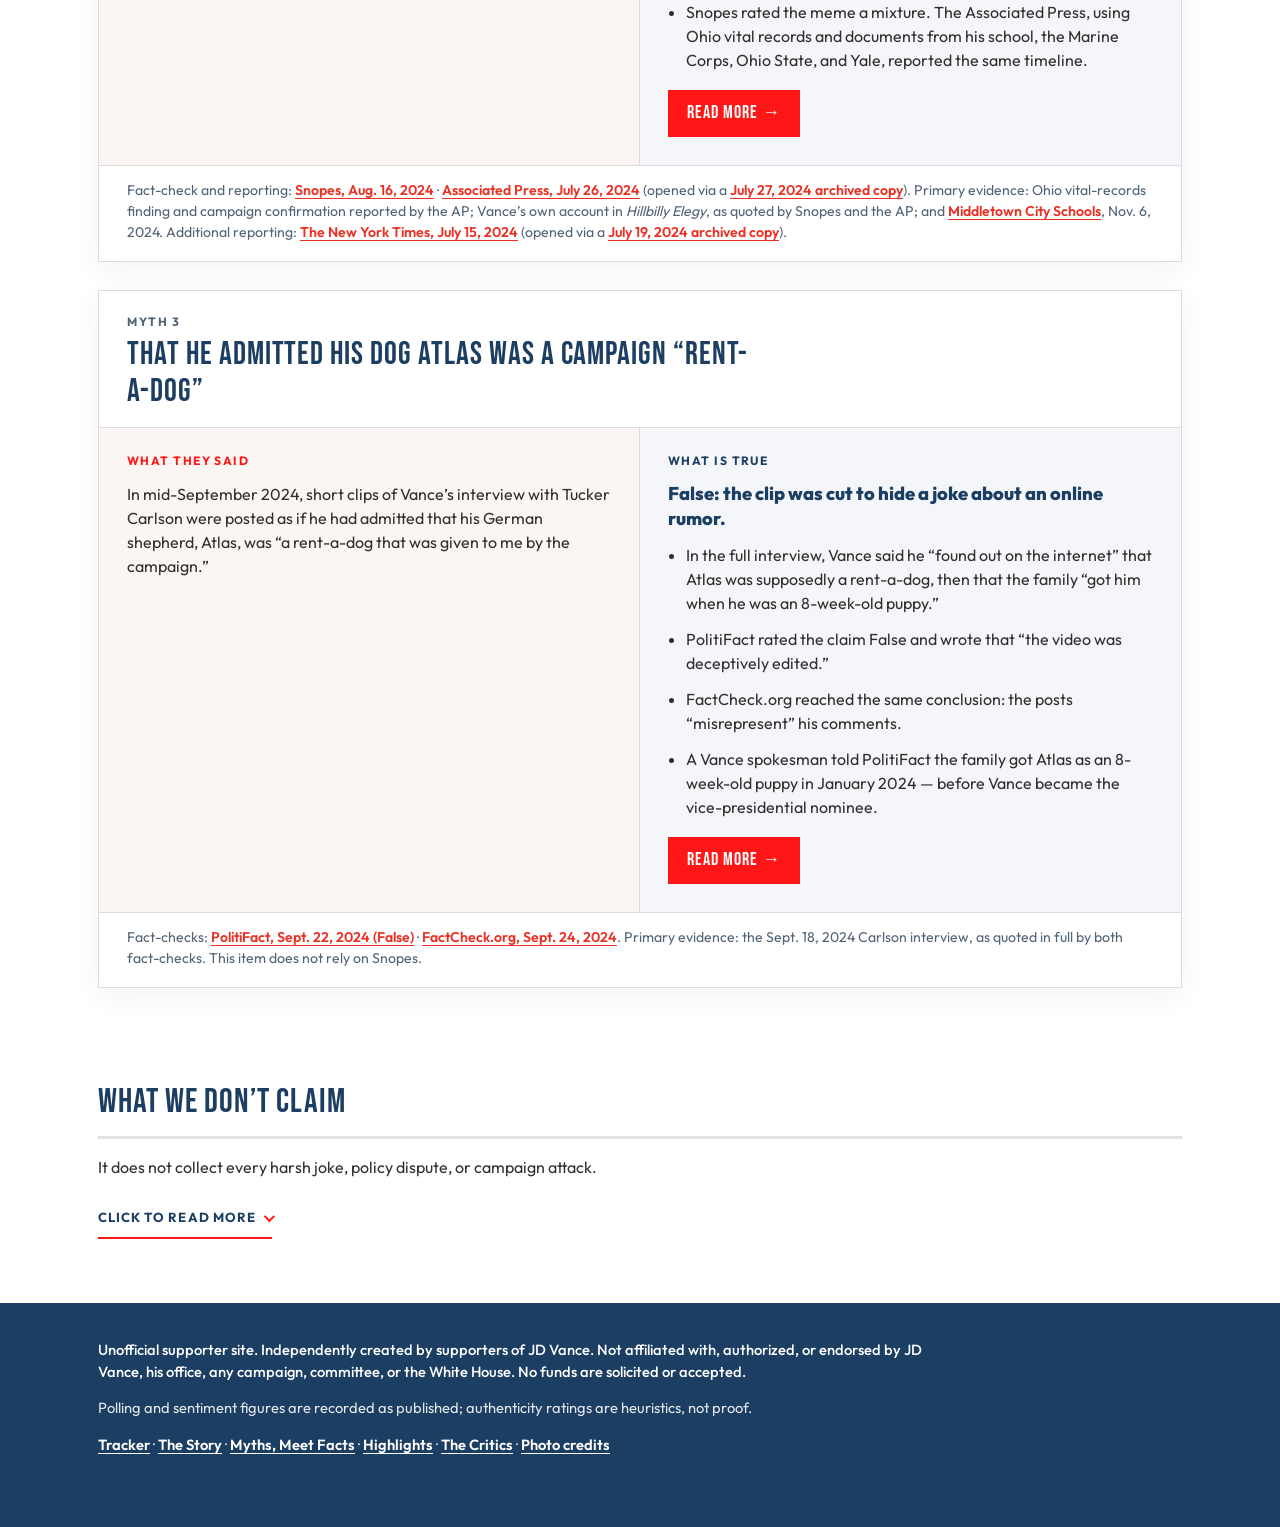
<file: myths.html>
<!DOCTYPE html>
<html lang="en">
<head>
  <meta charset="utf-8">
  <meta name="viewport" content="width=device-width, initial-scale=1">
  <title>Myths, Meet Facts — JD Vance Tracker</title>
  <meta name="description" content="Side-by-side fact-checks of viral claims about JD Vance, including the fabricated couch rumor, claims about his name, and the rent-a-dog hoax, with links to Snopes, PolitiFact, the Associated Press, and FactCheck.org.">
  <meta name="robots" content="index,follow">
  <link rel="preconnect" href="https://fonts.googleapis.com">
  <link rel="preconnect" href="https://fonts.gstatic.com" crossorigin>
  <link href="https://fonts.googleapis.com/css2?family=Bebas+Neue&family=Outfit:wght@400;500;600;700;800&display=swap" rel="stylesheet">
  <link rel="stylesheet" href="styles.css">
</head>
<body>

  <header class="site-top">
    <div class="wrap nav-row">
      <a class="wordmark" href="index.html">JD Vance Tracker</a>
      <nav class="site-nav" aria-label="Site"><a href="index.html">Tracker</a><a href="bio.html">The Story</a><a href="bio.html#critic-to-ally">The Turn</a><a href="myths.html" aria-current="page">Myths, Meet Facts</a><a href="media.html">Highlights</a><a href="opposition.html">The Critics</a><a href="index.html#favorability">The Scoreboard</a></nav>
    </div>
  </header>

  <article class="wrap">
    <header class="page-hero">
      <p class="kicker">Setting the record straight</p>
      <h1>Myths, Meet Facts</h1>
      <p>Viral smears about JD Vance, set out as they were told and as the record stands.</p>
      <details class="read-more"><summary><span class="rm-more">Click to read more</span><span class="rm-less">Show less</span></summary><div class="read-more-body"><p>Each card has two columns: <strong>What they said</strong> and <strong>What is true</strong>. Open <strong>Read more</strong> for the full story, the timeline, and the primary evidence. We cite at least two independent fact-checkers or a fact-checker plus a major news organization for every item, and we link the primary evidence those checks used — the book, the interview, or the official record — whenever we opened it.</p><p class="fine">Last updated November 27, 2026, 8:16 AM PT. This page includes only claims that fact-checkers examined as stories about Vance, not fact-checks of statements he made about policy or other people. Snopes appears only where it debunks a smear against him, never as the sole source and never as the referee of a criticism of his record.</p></div></details>
    </header>

    <section class="block">
      
      <article class="myth-card">
        <header class="myth-card-top">
          <p class="kicker">Myth 1</p>
          <h2>That <cite>Hillbilly Elegy</cite> describes a sexual encounter with a couch</h2>
        </header>
        <div class="myth-grid">
          <div class="myth-col said">
            <h3>What they said</h3>
            <p>On July 15, 2024, an X user claimed that <cite>Hillbilly Elegy</cite>, pages 179–181, described a sexual act with “an inside-out latex glove shoved between two couch cushions.” Illinois Gov. JB Pritzker later repeated the “obsession with couches” line on television.</p>
          </div>
          <div class="myth-col true">
            <h3>What is true</h3>
            <p class="verdict">False: the passage isn’t in the book.</p>
            <ul><li>Snopes rated the original rumor false. PolitiFact, reviewing Pritzker’s repetition, rated it Pants on Fire.</li><li>PolitiFact read pages 179–181 of a 2016 paperback: they describe Vance’s arrival at Ohio State, not a couch. A digital search found ten uses of “couch,” none matching the rumor.</li><li>The original poster followed the claim with a “Just Go On the Internet and Tell Lies” meme. A later “first edition” page was a faked e-book edit.</li><li>The Associated Press published a fact-check, then removed it for editing-process reasons — not because the rumor was true.</li></ul>
            <a class="btn-more" href="myths/couch.html">Read more <span aria-hidden="true">→</span></a>
          </div>
        </div>
        <div class="myth-foot">
          <p class="sources">Fact-checks: <a href="https://www.snopes.com/fact-check/jd-vance-couch-cushions/">Snopes, July 23, 2024 (updated July 26)</a> · <a href="https://www.politifact.com/factchecks/2024/jul/31/jb-pritzker/pritzker-repeats-a-baseless-claim-about-jd-vance-a/">PolitiFact, July 31, 2024 (Pants on Fire)</a> · related: <a href="https://www.snopes.com/fact-check/jd-vance-hillbilly-elegy-first-edition-couch-erotica/">Snopes on the fake first-edition page, July 26, 2024</a>. Primary evidence: PolitiFact’s reading of the 2016 paperback, pages 179–181, and its search of the digital edition. Pritzker’s remarks are quoted from PolitiFact’s review of ABC’s <cite>This Week</cite>, July 28, 2024.</p>
        </div>
      </article>
      <article class="myth-card">
        <header class="myth-card-top">
          <p class="kicker">Myth 2</p>
          <h2>That he changed his name three times to hide who he is</h2>
        </header>
        <div class="myth-grid">
          <div class="myth-col said">
            <h3>What they said</h3>
            <p>A 2024 meme said he was “born as James Donald Bowman,” became “Jimmy Hamel,” and became JD Vance “when he married his wife,” as if he were hiding something.</p>
          </div>
          <div class="myth-col true">
            <h3>What is true</h3>
            <p class="verdict">Mixture: he was born James Donald Bowman, but he did not officially change his name three times, or when he married.</p>
            <ul><li>He was born James Donald Bowman on Aug. 2, 1984, in Middletown, Ohio, named in part for his biological father.</li><li>The first official change came when his stepfather, Robert Hamel, adopted him; he became James David Hamel in 1990, the year he started kindergarten, and used that name through high school.</li><li>The second official change, to Vance — his grandmother’s family name — became legal in April 2013, a year before he married. “Jimmy Hamel” is not in the record. Dropping the periods in “J.D.” was stylistic, not a third legal change.</li><li>Snopes rated the meme a mixture. The Associated Press, using Ohio vital records and documents from his school, the Marine Corps, Ohio State, and Yale, reported the same timeline.</li></ul>
            <a class="btn-more" href="myths/name.html">Read more <span aria-hidden="true">→</span></a>
          </div>
        </div>
        <div class="myth-foot">
          <p class="sources">Fact-check and reporting: <a href="https://www.snopes.com/fact-check/jd-vance-born-james-donald-bowman/">Snopes, Aug. 16, 2024</a> · <a href="https://apnews.com/article/election-2024-republicans-vice-president-vance-name-359c3d1361c94f5d2d1e9798b7854477">Associated Press, July 26, 2024</a> (opened via a <a href="https://web.archive.org/web/20240727041018/https://apnews.com/article/election-2024-republicans-vice-president-vance-name-359c3d1361c94f5d2d1e9798b7854477">July 27, 2024 archived copy</a>). Primary evidence: Ohio vital-records finding and campaign confirmation reported by the AP; Vance’s own account in <cite>Hillbilly Elegy</cite>, as quoted by Snopes and the AP; and <a href="https://www.middletowncityschools.com/middletown-high-school-news/entry/jd-vance-middletown-high-school-graduate-elected-vice-president/">Middletown City Schools</a>, Nov. 6, 2024. Additional reporting: <a href="https://www.nytimes.com/2024/07/15/us/politics/jd-vance-name.html">The New York Times, July 15, 2024</a> (opened via a <a href="https://web.archive.org/web/20240719203813/https://www.nytimes.com/2024/07/15/us/politics/jd-vance-name.html">July 19, 2024 archived copy</a>).</p>
        </div>
      </article>
      <article class="myth-card">
        <header class="myth-card-top">
          <p class="kicker">Myth 3</p>
          <h2>That he admitted his dog Atlas was a campaign “rent-a-dog”</h2>
        </header>
        <div class="myth-grid">
          <div class="myth-col said">
            <h3>What they said</h3>
            <p>In mid-September 2024, short clips of Vance’s interview with Tucker Carlson were posted as if he had admitted that his German shepherd, Atlas, was “a rent-a-dog that was given to me by the campaign.”</p>
          </div>
          <div class="myth-col true">
            <h3>What is true</h3>
            <p class="verdict">False: the clip was cut to hide a joke about an online rumor.</p>
            <ul><li>In the full interview, Vance said he “found out on the internet” that Atlas was supposedly a rent-a-dog, then that the family “got him when he was an 8-week-old puppy.”</li><li>PolitiFact rated the claim False and wrote that “the video was deceptively edited.”</li><li>FactCheck.org reached the same conclusion: the posts “misrepresent” his comments.</li><li>A Vance spokesman told PolitiFact the family got Atlas as an 8-week-old puppy in January 2024 — before Vance became the vice-presidential nominee.</li></ul>
            <a class="btn-more" href="myths/dog.html">Read more <span aria-hidden="true">→</span></a>
          </div>
        </div>
        <div class="myth-foot">
          <p class="sources">Fact-checks: <a href="https://www.politifact.com/factchecks/2024/sep/22/social-media/jd-vances-german-shepherd-atlas-is-his-actual-dog/">PolitiFact, Sept. 22, 2024 (False)</a> · <a href="https://www.factcheck.org/2024/09/posts-misrepresent-vances-comments-about-his-pet-dog/">FactCheck.org, Sept. 24, 2024</a>. Primary evidence: the Sept. 18, 2024 Carlson interview, as quoted in full by both fact-checks. This item does not rely on Snopes.</p>
        </div>
      </article>
    </section>

    <section class="block">
      <h2>What We Don’t Claim</h2>
      <p>It does not collect every harsh joke, policy dispute, or campaign attack.</p>
      <details class="read-more"><summary><span class="rm-more">Click to read more</span><span class="rm-less">Show less</span></summary><div class="read-more-body"><p>It also does not use fact-checks of <em>Vance’s own claims</em> — for example, statements he made about the 2024 campaign, or claims he repeated about Springfield, Ohio — as “myths about him.” Those are a different question, and they belong in political reporting, not on a list of fabrications about his life.</p></div></details>
    </section>
  </article>


  <footer class="site">
    <div class="wrap">
      <p class="disclaimer">Unofficial supporter site. Independently created by supporters of JD Vance. Not affiliated with, authorized, or endorsed by JD Vance, his office, any campaign, committee, or the White House. No funds are solicited or accepted.</p>
      <p>Polling and sentiment figures are recorded as published; authenticity ratings are heuristics, not proof.</p>
      
      <p><a href="index.html">Tracker</a> · <a href="bio.html">The Story</a> · <a href="myths.html">Myths, Meet Facts</a> · <a href="media.html">Highlights</a> · <a href="opposition.html">The Critics</a> · <a href="media.html#photo-credits">Photo credits</a></p>
    </div>
  </footer>
</body>
</html>
</file>
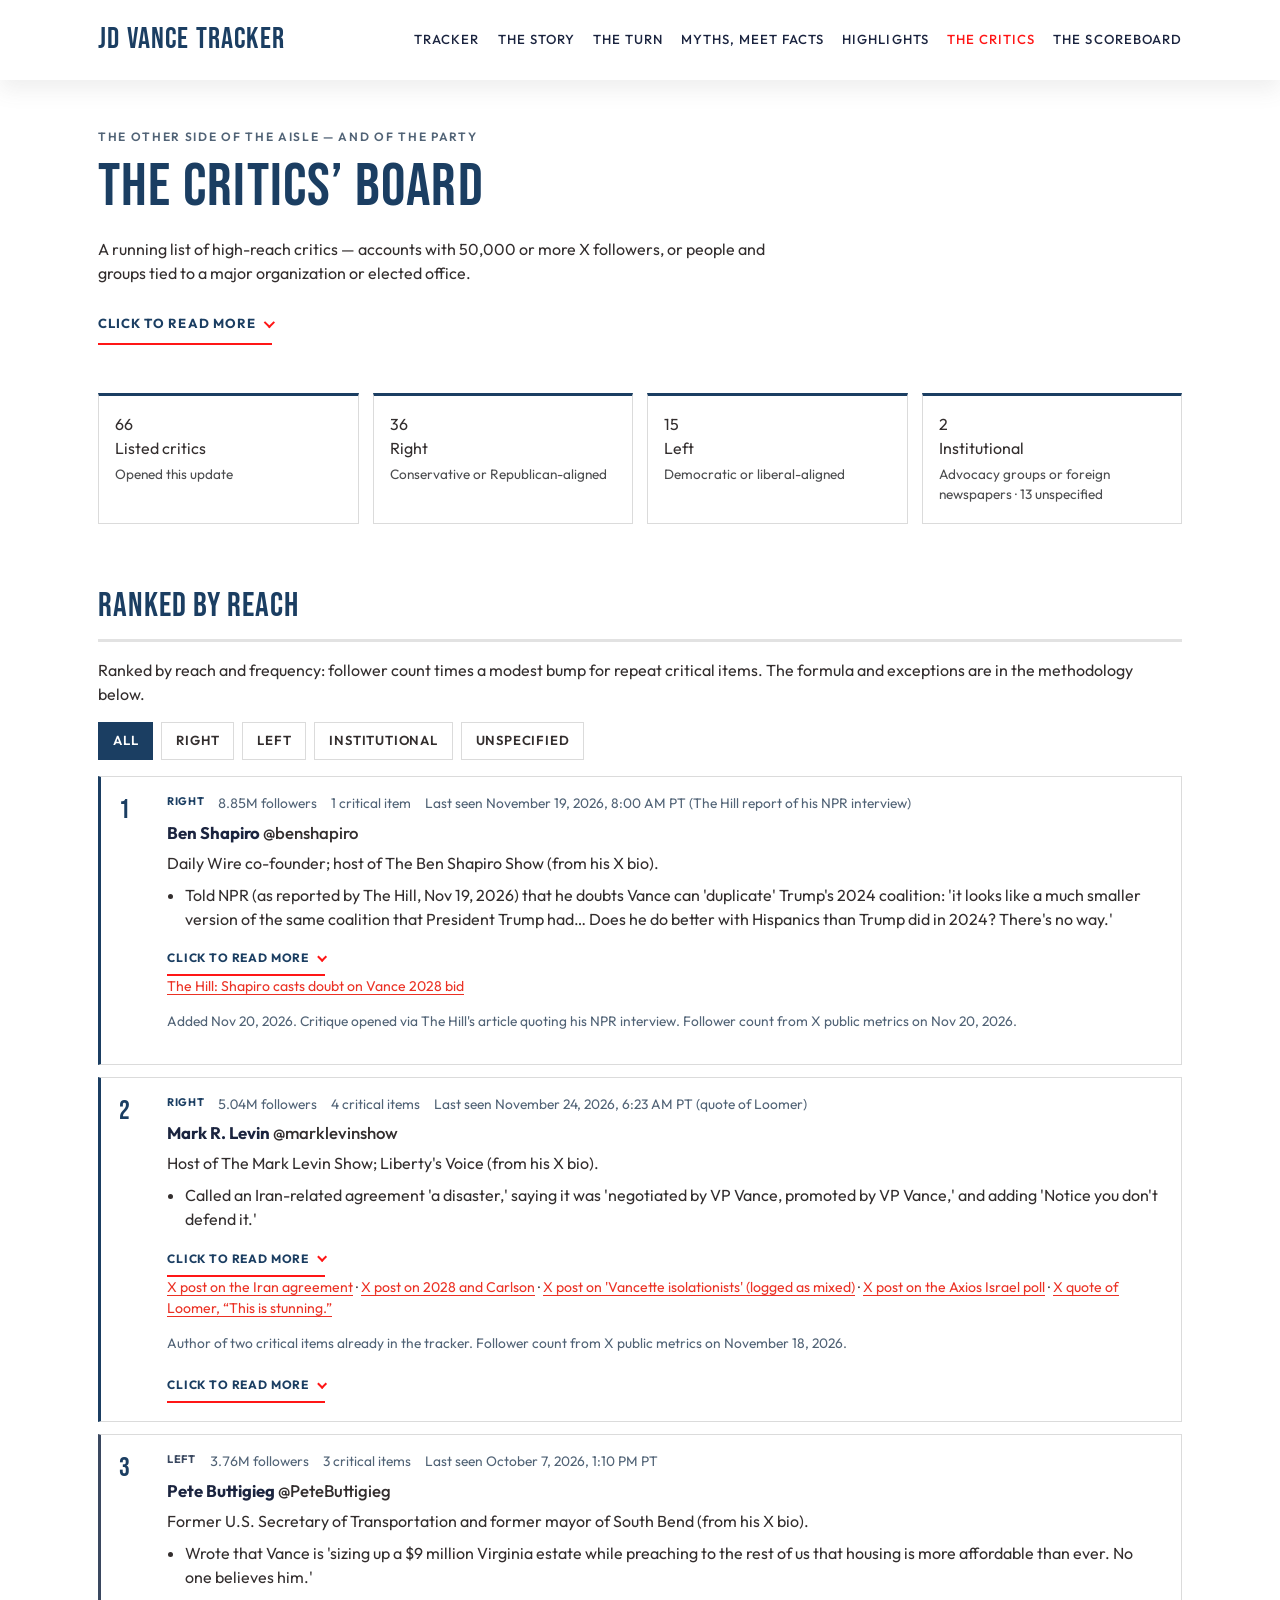
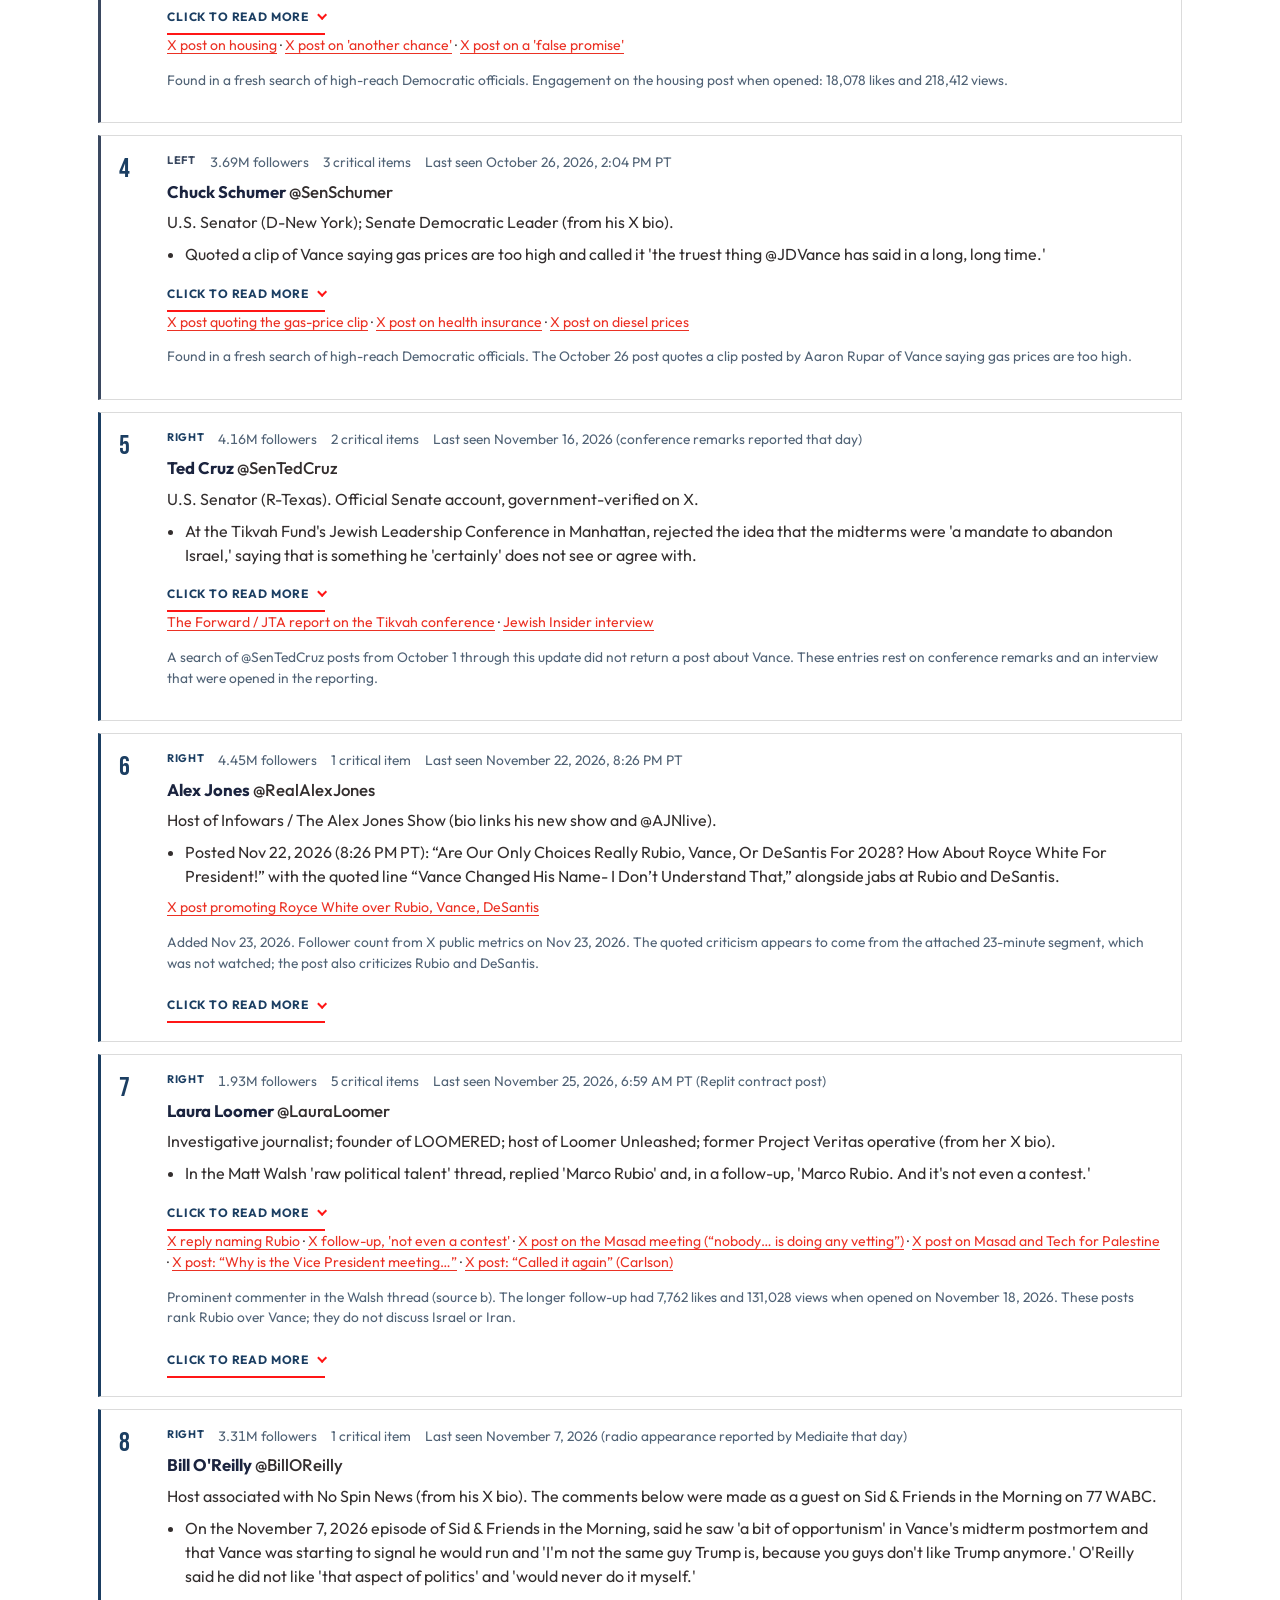
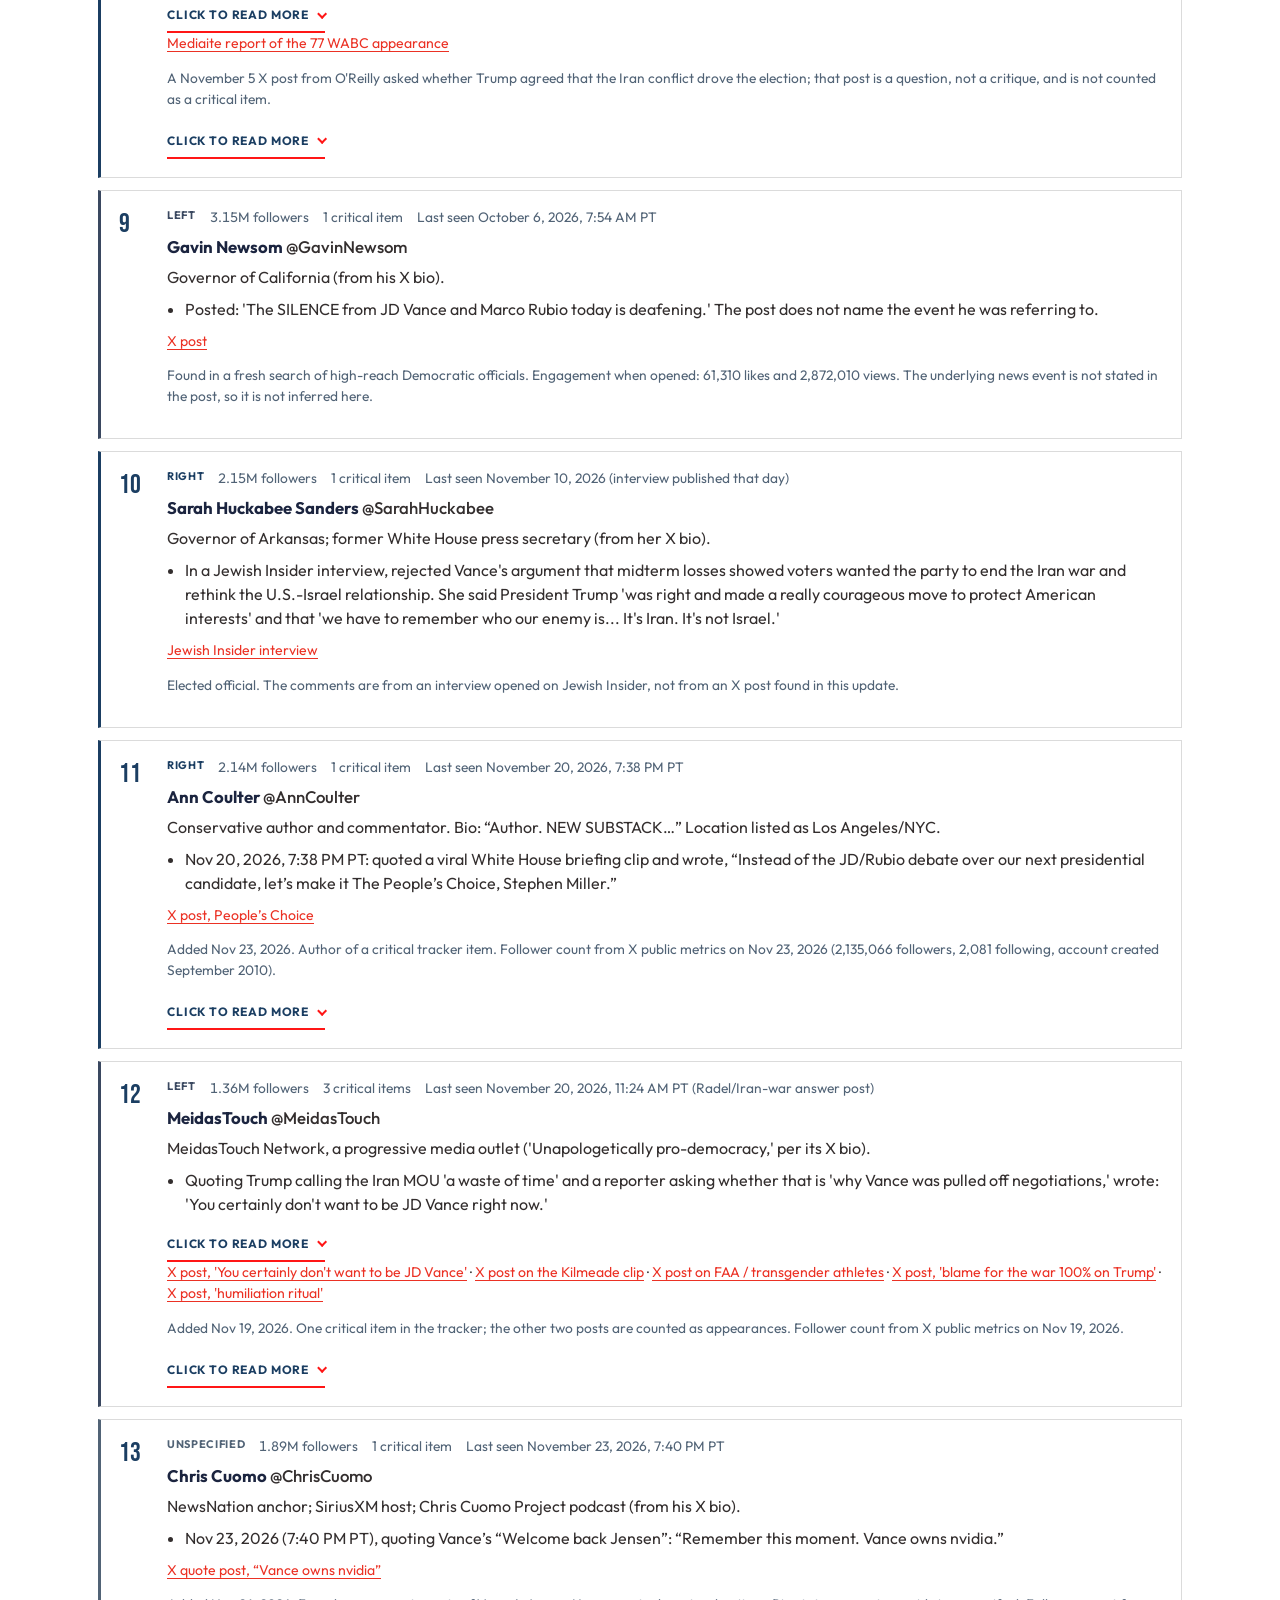
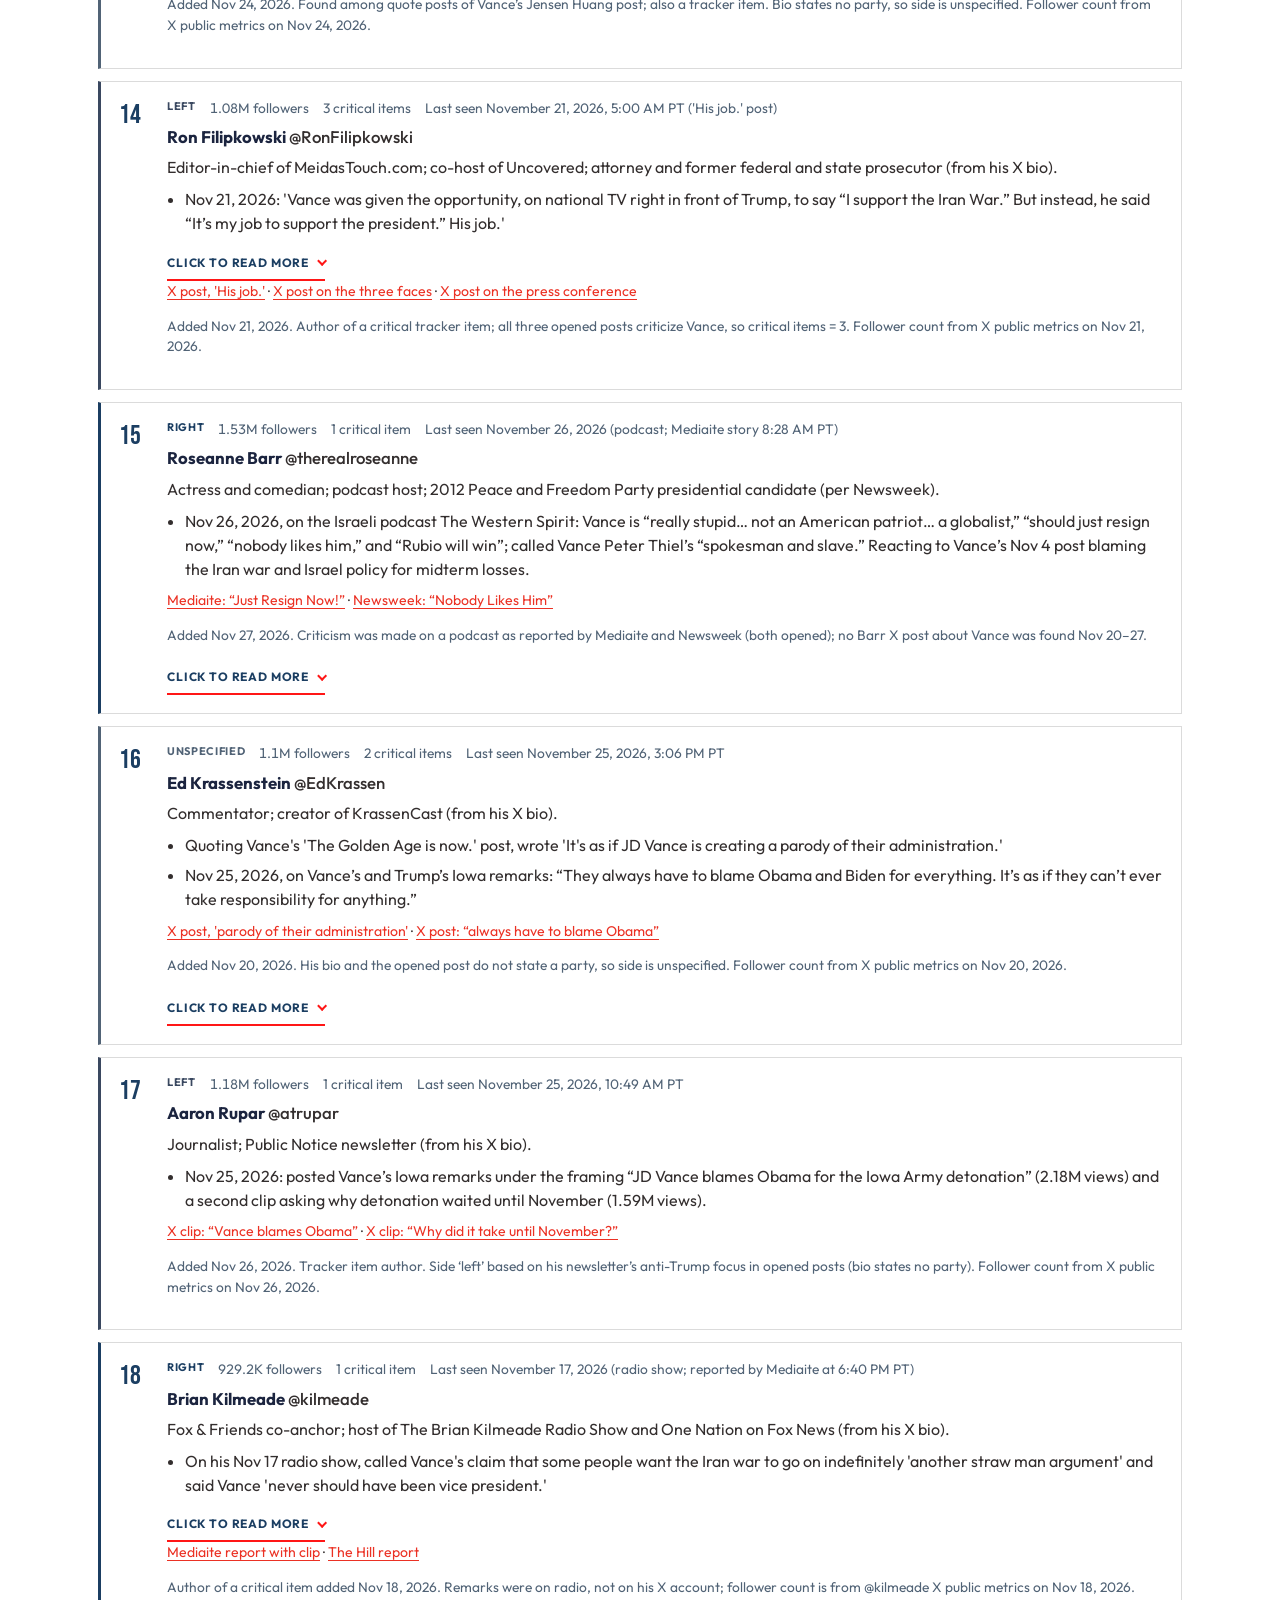
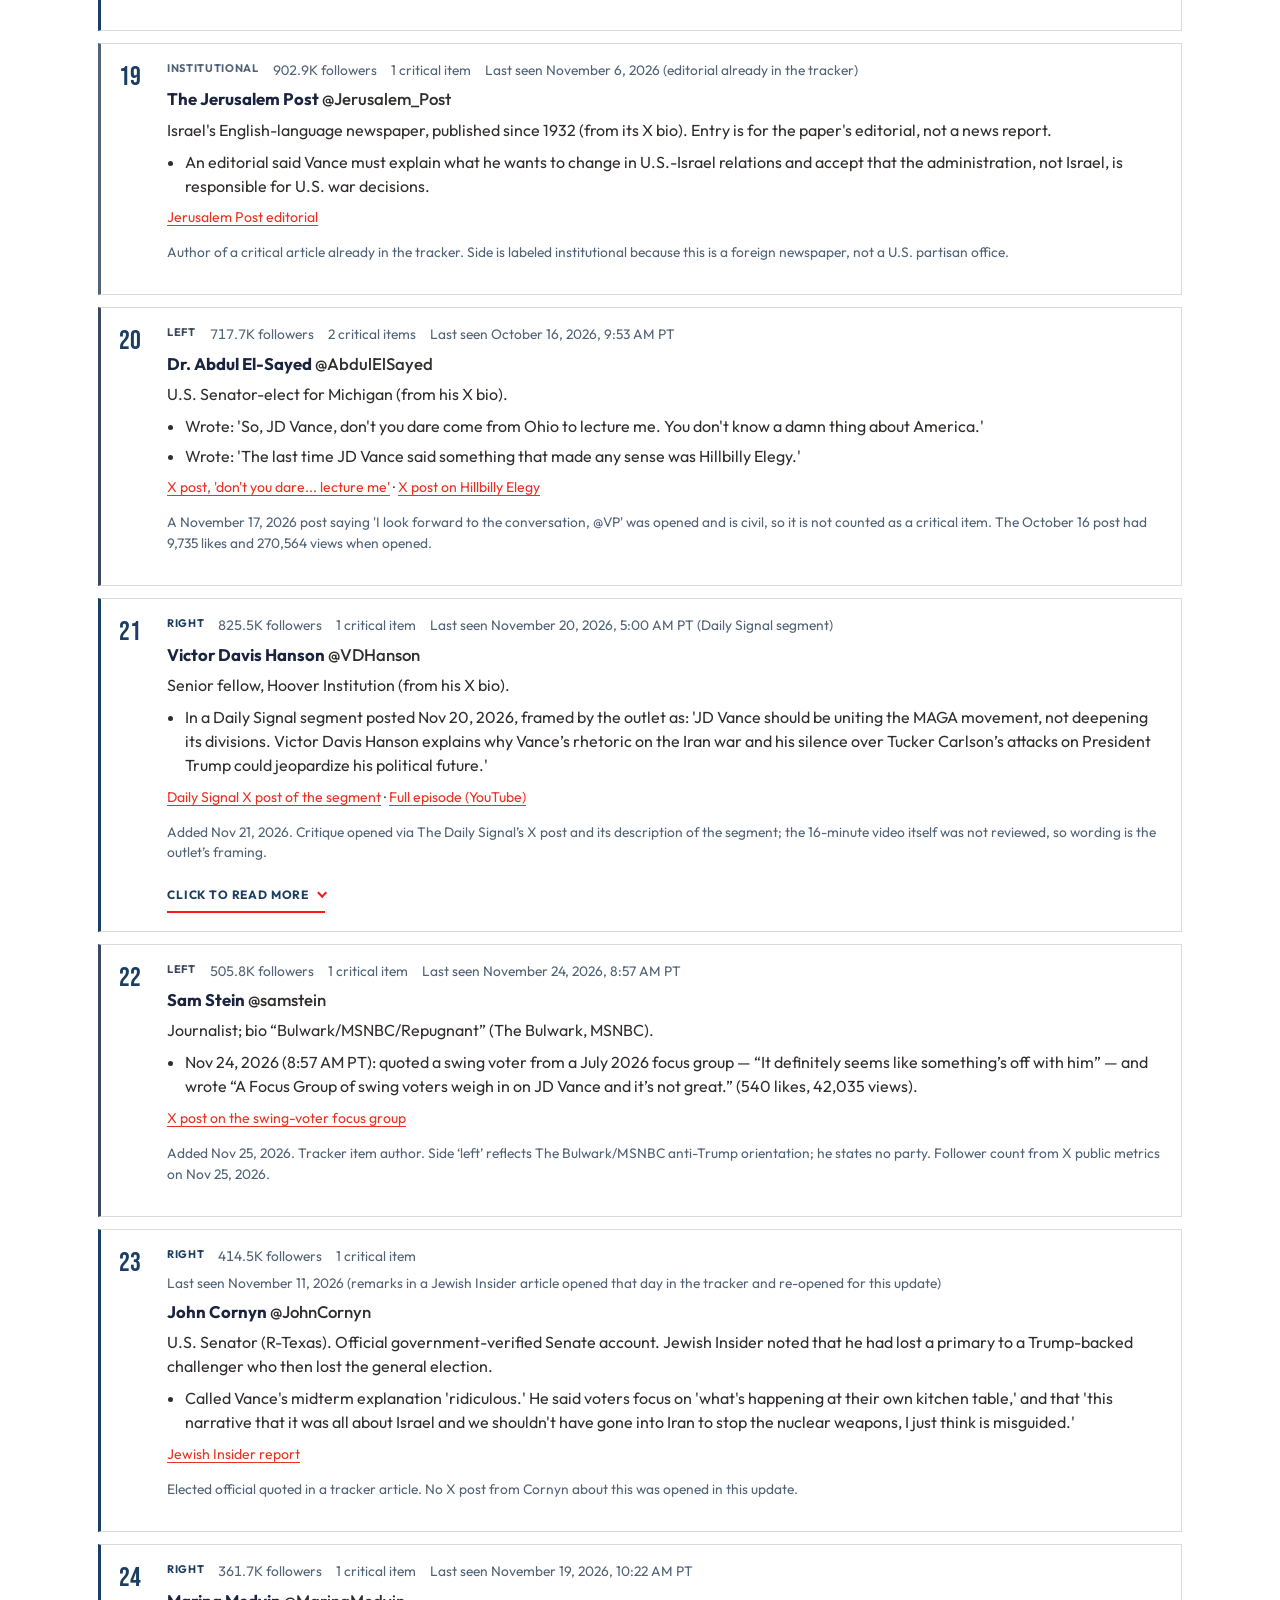
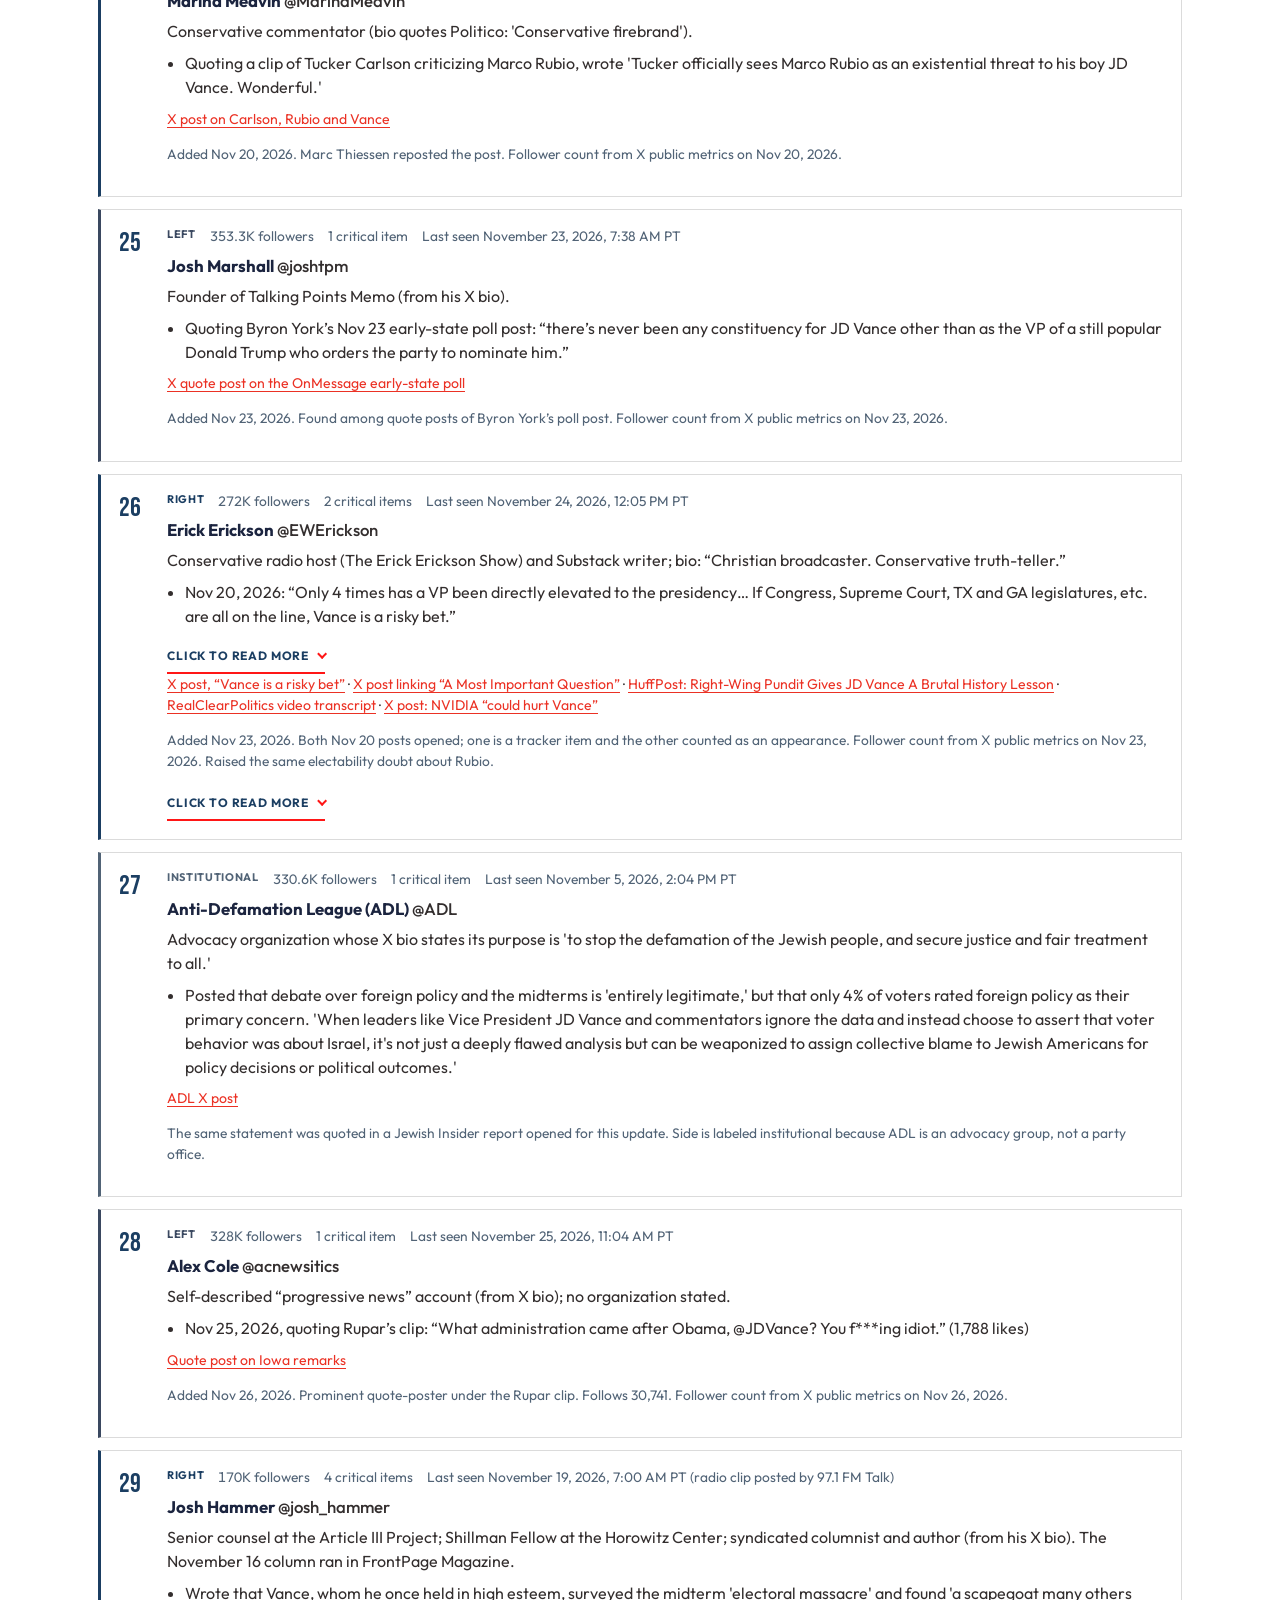
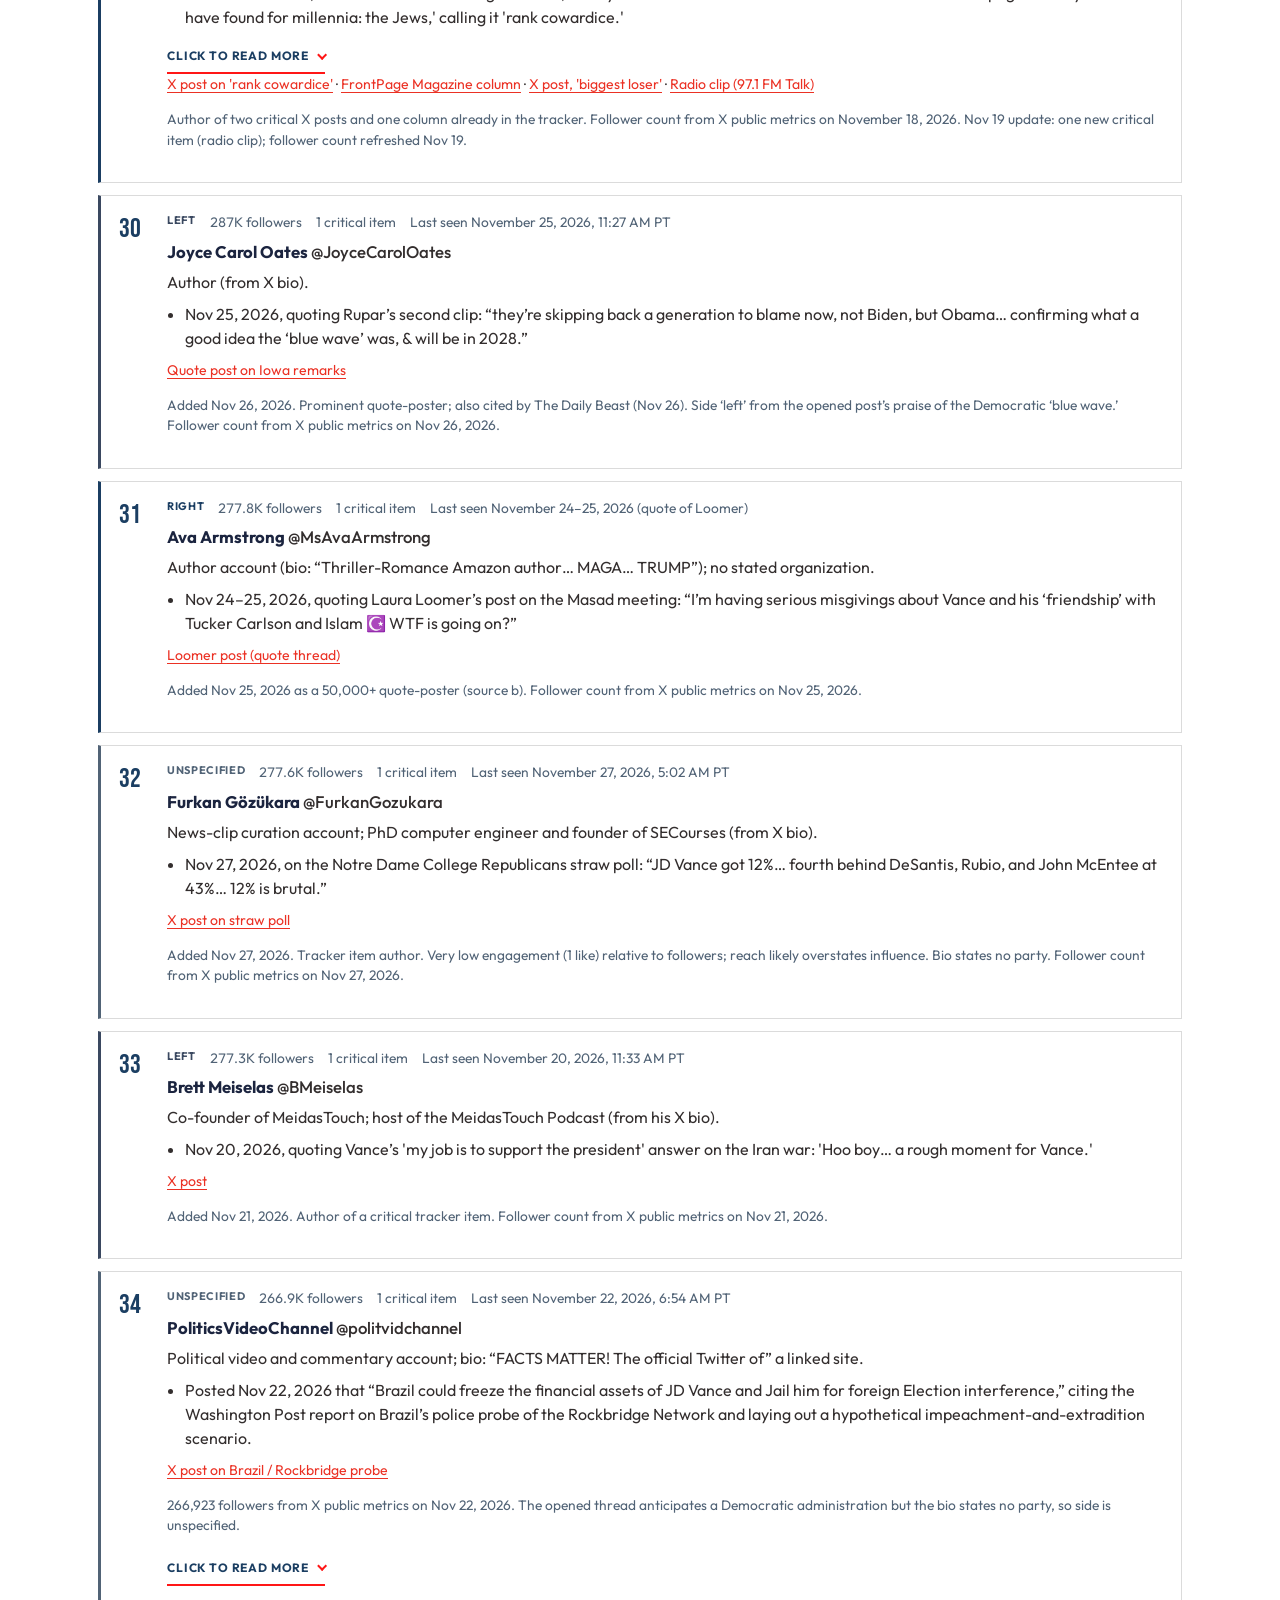
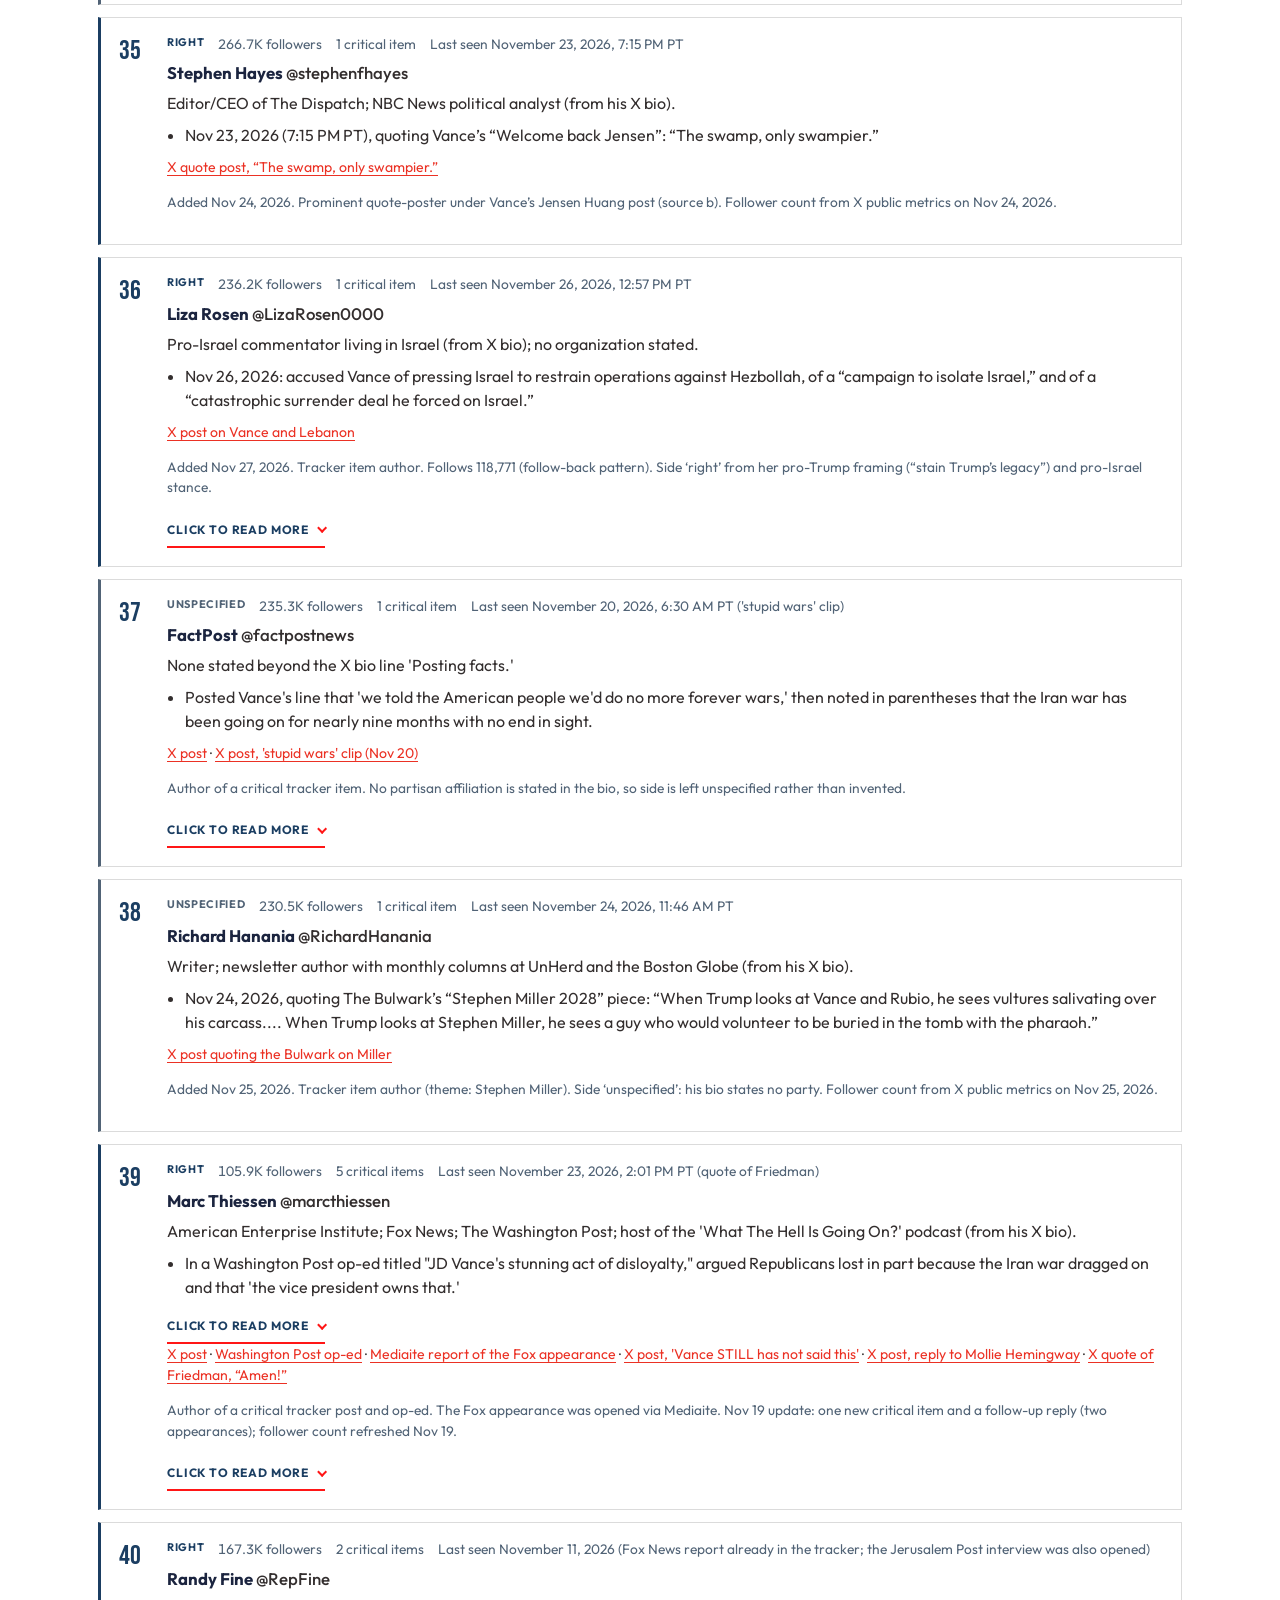
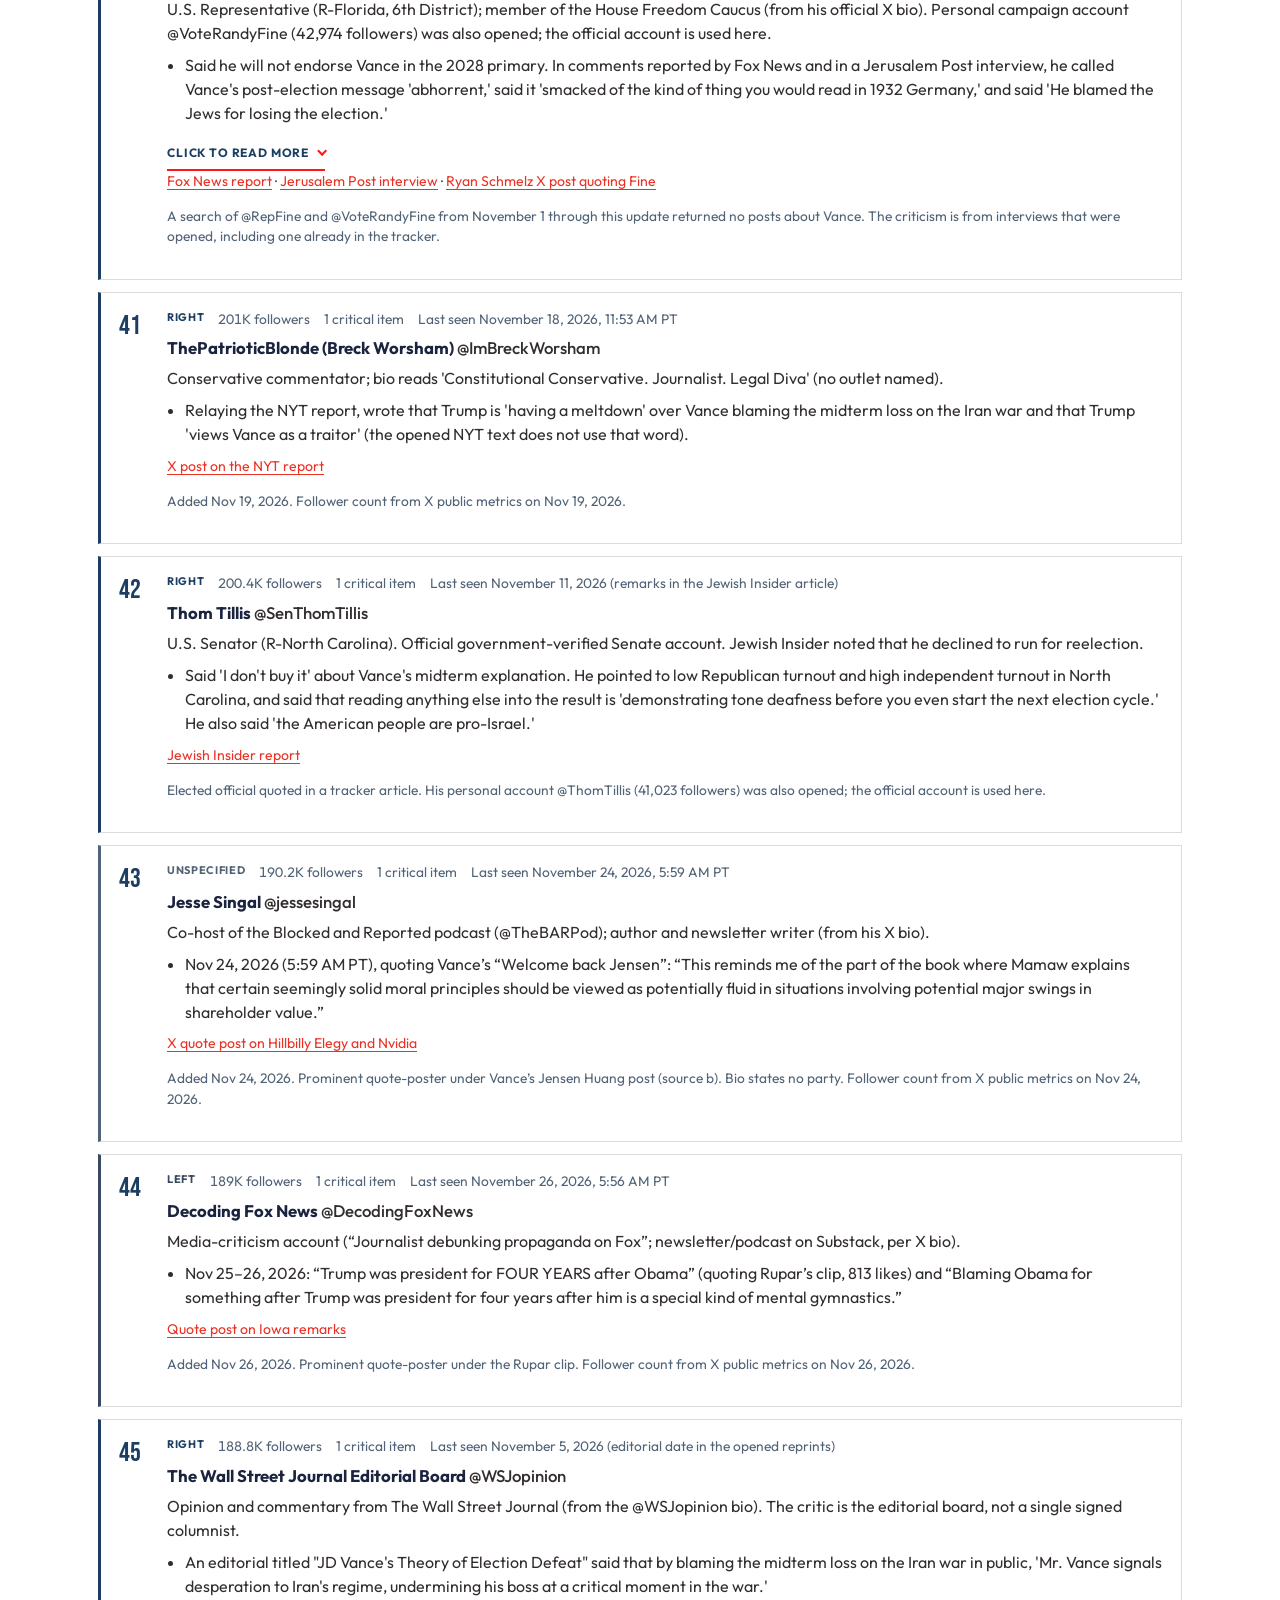
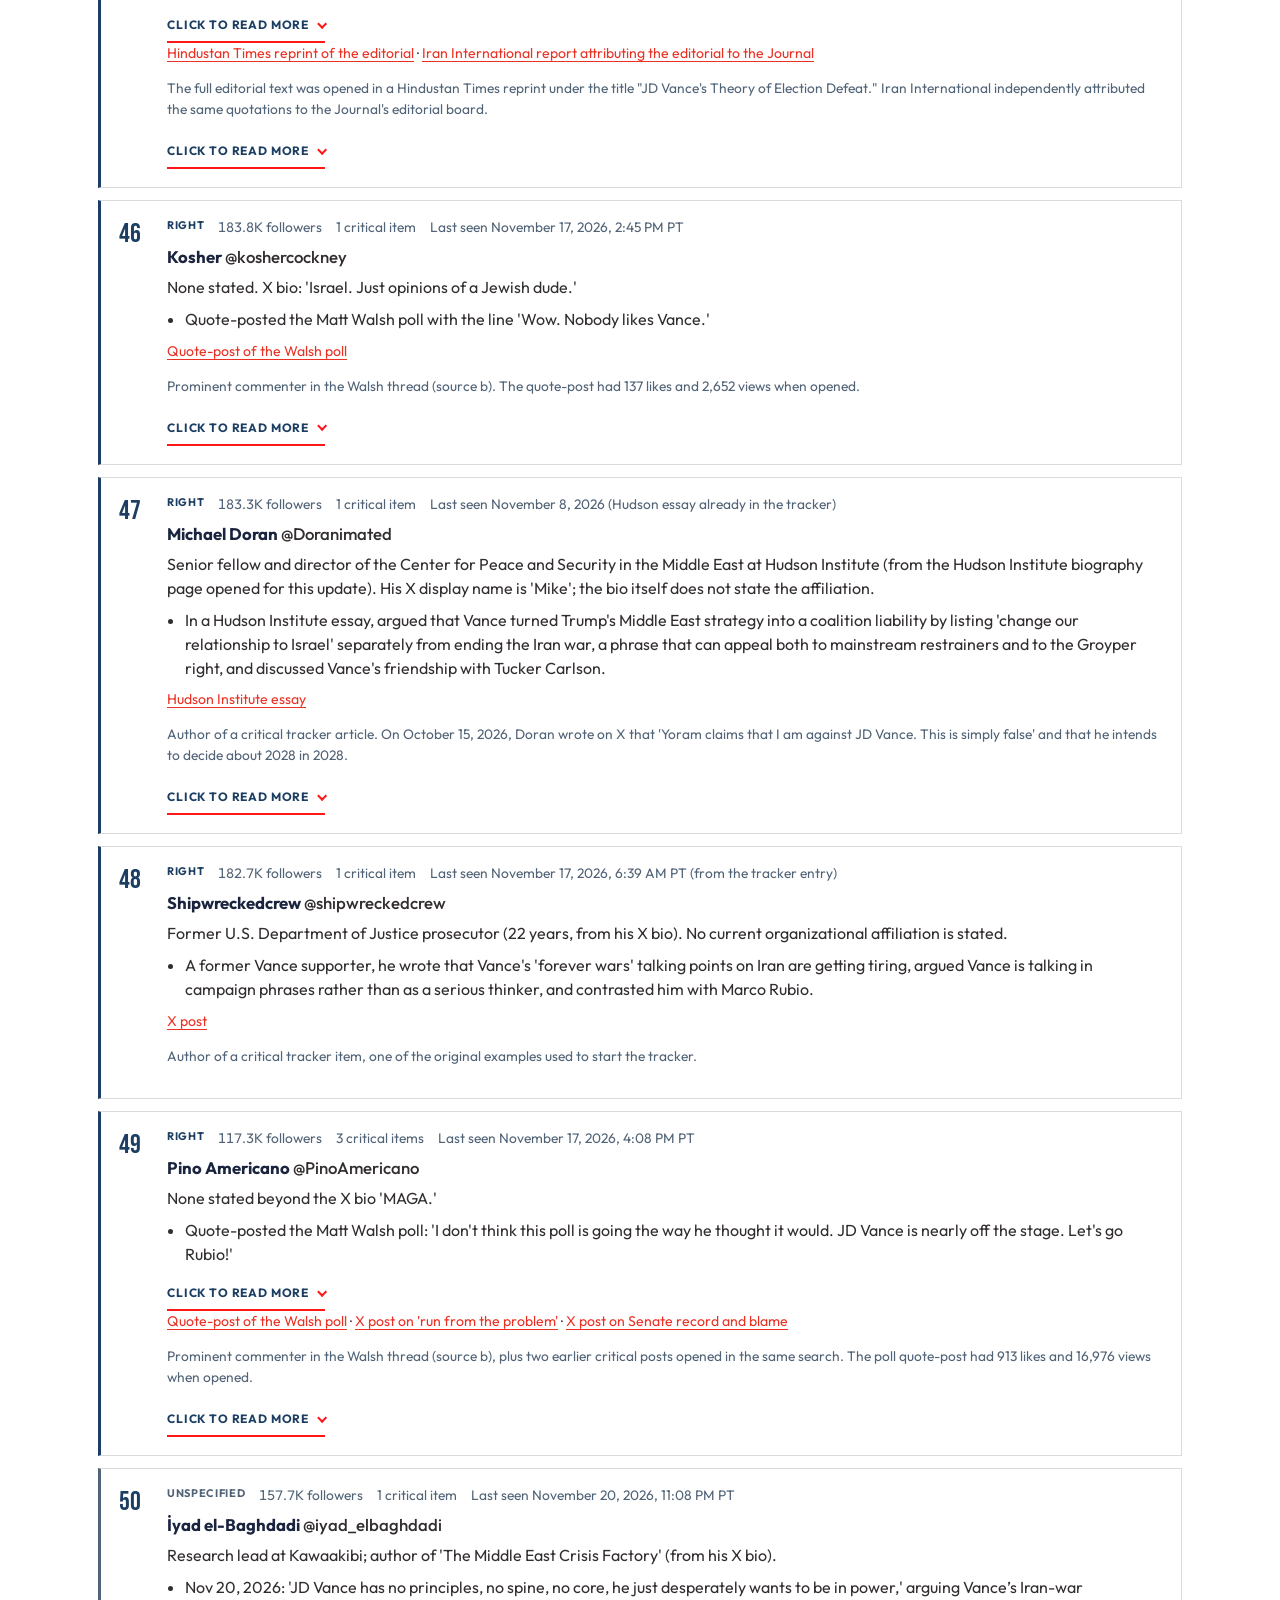
<file: opposition.html>
<!DOCTYPE html>
<html lang="en">
<head>
  <meta charset="utf-8">
  <meta name="viewport" content="width=device-width, initial-scale=1">
  <title>The Critics’ Board — JD Vance Tracker</title>
  <meta name="description" content="High-reach critics of JD Vance, including officials and commentators on the right and the left, with follower counts, affiliations, and links to opened posts and articles.">
  <meta name="robots" content="index,follow">
  <link rel="preconnect" href="https://fonts.googleapis.com">
  <link rel="preconnect" href="https://fonts.gstatic.com" crossorigin>
  <link href="https://fonts.googleapis.com/css2?family=Bebas+Neue&family=Outfit:wght@400;500;600;700;800&display=swap" rel="stylesheet">
  <link rel="stylesheet" href="styles.css">
</head>
<body>

  <header class="site-top">
    <div class="wrap nav-row">
      <a class="wordmark" href="index.html">JD Vance Tracker</a>
      <nav class="site-nav" aria-label="Site"><a href="index.html">Tracker</a><a href="bio.html">The Story</a><a href="bio.html#critic-to-ally">The Turn</a><a href="myths.html">Myths, Meet Facts</a><a href="media.html">Highlights</a><a href="opposition.html" aria-current="page">The Critics</a><a href="index.html#favorability">The Scoreboard</a></nav>
    </div>
  </header>

  <article class="wrap">
    <header class="page-hero">
      <p class="kicker">The other side of the aisle — and of the party</p>
      <h1>The Critics’ Board</h1>
      <p>A running list of high-reach critics — accounts with 50,000 or more X followers, or people and groups tied to a major organization or elected office.</p>
      <details class="read-more"><summary><span class="rm-more">Click to read more</span><span class="rm-less">Show less</span></summary><div class="read-more-body"><p>The list is drawn from the tracker, from prominent replies and quote-posts under those items (including the Matt Walsh poll thread), and from a fresh search on the right and the left.</p><p class="fine">Last updated November 27, 2026, 8:16 AM PT. Follower counts are X public metrics from November 18, 2026, Pacific Time, from X public metrics on accounts that were opened (Levin, Hammer, Shipwreckedcrew and the three new entries refreshed this morning); Loomer, koshercockney and Pino Americano refreshed again at the Walsh poll close (about 11:35 AM PT); Nov 19, 2026: Thiessen, Hammer, and the two new entries (MeidasTouch, ImBreckWorsham) refreshed from X public metrics; Nov 20, 2026: Levin, MeidasTouch, Thiessen, and the four new entries (Shapiro, Krassenstein, Medvin, Rothman) refreshed from X public metrics; Nov 21, 2026: MeidasTouch, FactPost, and the five new entries (Filipkowski, Hanson, Meiselas, el-Baghdadi, GOP Ls) refreshed from X public metrics; Nov 23, 2026: the five new entries (Jones, Marshall, Erickson, Cotto, Priorities USA) from X public metrics; Nov 24, 2026: Loomer, Levin, Thiessen and the six new entries (Cuomo, Hayes, Singal, Baker, Friedman, Brattani) from X public metrics; Nov 25, 2026: Loomer, Erickson and the four new entries (Stein, Armstrong, Holt, Hanania) from X public metrics; Nov 26, 2026: Krassenstein and the seven new entries (Rupar, Cole, Oates, Decoding Fox News, Watson, LanaQuest, Asuka Groyper) from X public metrics; Nov 27, 2026: Cotto and the four new entries (Barr, Rosen, Alexander, Gözükara) from X public metrics. Only accounts and items that were actually opened are listed. Affiliations are taken from bios, official pages, or the reporting cited below; none are invented.</p></div></details>
    </header>

    <div class="metrics">
      <div class="metric"><div class="num">66</div><div class="label">Listed critics</div><div class="det">Opened this update</div></div>
      <div class="metric"><div class="num">36</div><div class="label">Right</div><div class="det">Conservative or Republican-aligned</div></div>
      <div class="metric"><div class="num">15</div><div class="label">Left</div><div class="det">Democratic or liberal-aligned</div></div>
      <div class="metric"><div class="num">2</div><div class="label">Institutional</div><div class="det">Advocacy groups or foreign newspapers · 13 unspecified</div></div>
    </div>

    <section class="block">
      <h2>Ranked by Reach</h2>
      <p>Ranked by reach and frequency: follower count times a modest bump for repeat critical items. The formula and exceptions are in the methodology below.</p>
      <div class="filters" role="group" aria-label="Filter by side">
        <button class="filter active" type="button" data-side="all" aria-pressed="true">All</button>
        <button class="filter" type="button" data-side="right" aria-pressed="false">Right</button>
        <button class="filter" type="button" data-side="left" aria-pressed="false">Left</button>
        <button class="filter" type="button" data-side="institutional" aria-pressed="false">Institutional</button>
        <button class="filter" type="button" data-side="unspecified" aria-pressed="false">Unspecified</button>
      </div>
      <div class="cards" id="opp-cards">
        <article class="card right" data-side="right" data-rank="1"><div class="opp-head"><div class="opp-rank">1</div><div><p class="card-meta"><span class="badge right">Right</span><span class="followers">8.85M followers</span><span>1 critical item</span><span>Last seen November 19, 2026, 8:00 AM PT (The Hill report of his NPR interview)</span></p><h3>Ben Shapiro <a class="handle" href="https://x.com/benshapiro">@benshapiro</a></h3><p class="summary">Daily Wire co-founder; host of The Ben Shapiro Show (from his X bio).</p><ul class="critiques"><li>Told NPR (as reported by The Hill, Nov 19, 2026) that he doubts Vance can &#x27;duplicate&#x27; Trump&#x27;s 2024 coalition: &#x27;it looks like a much smaller version of the same coalition that President Trump had… Does he do better with Hispanics than Trump did in 2024? There&#x27;s no way.&#x27;</li></ul><details class="read-more"><summary><span class="rm-more">Click to read more</span><span class="rm-less">Show less</span></summary><div class="read-more-body"><ul class="critiques"><li>Said &#x27;I think he&#x27;s extraordinarily online. I think the vice president spends an inordinate amount of time worrying what the podcast bros think.&#x27;</li></ul></div></details><p class="opp-links"><a href="https://thehill.com/homenews/campaign/6230365-shapiro-doubts-vance-2028-bid/">The Hill: Shapiro casts doubt on Vance 2028 bid</a></p><p class="auth">Added Nov 20, 2026. Critique opened via The Hill&#x27;s article quoting his NPR interview. Follower count from X public metrics on Nov 20, 2026.</p></div></div></article><article class="card right" data-side="right" data-rank="2"><div class="opp-head"><div class="opp-rank">2</div><div><p class="card-meta"><span class="badge right">Right</span><span class="followers">5.04M followers</span><span>4 critical items</span><span>Last seen November 24, 2026, 6:23 AM PT (quote of Loomer)</span></p><h3>Mark R. Levin <a class="handle" href="https://x.com/marklevinshow">@marklevinshow</a></h3><p class="summary">Host of The Mark Levin Show; Liberty&#x27;s Voice (from his X bio).</p><ul class="critiques"><li>Called an Iran-related agreement &#x27;a disaster,&#x27; saying it was &#x27;negotiated by VP Vance, promoted by VP Vance,&#x27; and adding &#x27;Notice you don&#x27;t defend it.&#x27;</li></ul><details class="read-more"><summary><span class="rm-more">Click to read more</span><span class="rm-less">Show less</span></summary><div class="read-more-body"><ul class="critiques"><li>Said the 2028 Republican primary is likely to be more competitive than some think, and that Tucker Carlson &#x27;will undoubtedly be a toxic and controversial issue tied to Vance.&#x27;</li><li>On Nov 19, 2026, shared Axios&#x27;s report that Republicans in early 2028 primary states back Israel (including its line that Vance had called to &#x27;change our relationship to Israel&#x27;) and wrote, &#x27;Not sure what the NatCon crowd will do with all these pro-Israel polls.&#x27;</li><li>Nov 24, 2026, quoting Laura Loomer’s post on Vance’s meeting with Amjad Masad: “What in the world is going on here? This is stunning.”</li></ul></div></details><p class="opp-links"><a href="https://x.com/marklevinshow/status/2121947552010412084">X post on the Iran agreement</a> · <a href="https://x.com/marklevinshow/status/2120847166054797332">X post on 2028 and Carlson</a> · <a href="https://x.com/marklevinshow/status/2122817082639479069">X post on &#x27;Vancette isolationists&#x27; (logged as mixed)</a> · <a href="https://x.com/marklevinshow/status/2123573164215091625">X post on the Axios Israel poll</a> · <a href="https://x.com/marklevinshow/status/2125233848149520702">X quote of Loomer, “This is stunning.”</a></p><p class="auth">Author of two critical items already in the tracker. Follower count from X public metrics on November 18, 2026.</p><details class="read-more"><summary><span class="rm-more">Click to read more</span><span class="rm-less">Show less</span></summary><div class="read-more-body"><p class="auth">Nov 18 update: added one appearance for his Nov 17 post attacking &#x27;Vancette isolationists&#x27;; it targets Vance&#x27;s supporters, so it is not counted as a critical item. Follower count refreshed Nov 18. Nov 20 update: one new critical item (Axios Israel-poll post); follower count refreshed Nov 20. His Nov 19–20 posts calling the Iran MOU &#x27;disastrous&#x27; and &#x27;amateurish&#x27; do not name Vance and are not counted. Nov 24 update: one critical quote post (Masad meeting); follower count refreshed (5,039,278).</p></div></details></div></div></article><article class="card left" data-side="left" data-rank="3"><div class="opp-head"><div class="opp-rank">3</div><div><p class="card-meta"><span class="badge left">Left</span><span class="followers">3.76M followers</span><span>3 critical items</span><span>Last seen October 7, 2026, 1:10 PM PT</span></p><h3>Pete Buttigieg <a class="handle" href="https://x.com/PeteButtigieg">@PeteButtigieg</a></h3><p class="summary">Former U.S. Secretary of Transportation and former mayor of South Bend (from his X bio).</p><ul class="critiques"><li>Wrote that Vance is &#x27;sizing up a $9 million Virginia estate while preaching to the rest of us that housing is more affordable than ever. No one believes him.&#x27;</li></ul><details class="read-more"><summary><span class="rm-more">Click to read more</span><span class="rm-less">Show less</span></summary><div class="read-more-body"><ul class="critiques"><li>Wrote, &#x27;JD Vance has asked for another chance. We literally can&#x27;t afford it.&#x27;</li><li>Wrote that Vance &#x27;knows better than to sell yet another false promise to the millions of Americans hurting in this unaffordable Trump economy.&#x27;</li></ul></div></details><p class="opp-links"><a href="https://x.com/PeteButtigieg/status/2107926626717593826">X post on housing</a> · <a href="https://x.com/PeteButtigieg/status/2102415148816490893">X post on &#x27;another chance&#x27;</a> · <a href="https://x.com/PeteButtigieg/status/2098201356523716677">X post on a &#x27;false promise&#x27;</a></p><p class="auth">Found in a fresh search of high-reach Democratic officials. Engagement on the housing post when opened: 18,078 likes and 218,412 views.</p></div></div></article><article class="card left" data-side="left" data-rank="4"><div class="opp-head"><div class="opp-rank">4</div><div><p class="card-meta"><span class="badge left">Left</span><span class="followers">3.69M followers</span><span>3 critical items</span><span>Last seen October 26, 2026, 2:04 PM PT</span></p><h3>Chuck Schumer <a class="handle" href="https://x.com/SenSchumer">@SenSchumer</a></h3><p class="summary">U.S. Senator (D-New York); Senate Democratic Leader (from his X bio).</p><ul class="critiques"><li>Quoted a clip of Vance saying gas prices are too high and called it &#x27;the truest thing @JDVance has said in a long, long time.&#x27;</li></ul><details class="read-more"><summary><span class="rm-more">Click to read more</span><span class="rm-less">Show less</span></summary><div class="read-more-body"><ul class="critiques"><li>Said the administration&#x27;s health-care solution is to &#x27;kick hundreds of thousands more people off their health insurance,&#x27; naming Vance and Trump.</li><li>Wrote that a record diesel price is something &#x27;Donald Trump and JD Vance own,&#x27; and that &#x27;instead of taking responsibility, they want you to be grateful for it.&#x27;</li></ul></div></details><p class="opp-links"><a href="https://x.com/SenSchumer/status/2114825470000652539">X post quoting the gas-price clip</a> · <a href="https://x.com/SenSchumer/status/2102434238276436286">X post on health insurance</a> · <a href="https://x.com/SenSchumer/status/2095901158011244605">X post on diesel prices</a></p><p class="auth">Found in a fresh search of high-reach Democratic officials. The October 26 post quotes a clip posted by Aaron Rupar of Vance saying gas prices are too high.</p></div></div></article><article class="card right" data-side="right" data-rank="5"><div class="opp-head"><div class="opp-rank">5</div><div><p class="card-meta"><span class="badge right">Right</span><span class="followers">4.16M followers</span><span>2 critical items</span><span>Last seen November 16, 2026 (conference remarks reported that day)</span></p><h3>Ted Cruz <a class="handle" href="https://x.com/SenTedCruz">@SenTedCruz</a></h3><p class="summary">U.S. Senator (R-Texas). Official Senate account, government-verified on X.</p><ul class="critiques"><li>At the Tikvah Fund&#x27;s Jewish Leadership Conference in Manhattan, rejected the idea that the midterms were &#x27;a mandate to abandon Israel,&#x27; saying that is something he &#x27;certainly&#x27; does not see or agree with.</li></ul><details class="read-more"><summary><span class="rm-more">Click to read more</span><span class="rm-less">Show less</span></summary><div class="read-more-body"><ul class="critiques"><li>Told Jewish Insider that Vance &#x27;is welcome to have his own opinion. Mine on this question is quite different, and I have made it public for a long, long time.&#x27;</li></ul></div></details><p class="opp-links"><a href="https://forward.com/fast-forward/863002/ted-cruz-rejects-jd-vances-suggestion-that-israel-hurt-republicans-in-the-midterms/">The Forward / JTA report on the Tikvah conference</a> · <a href="https://jewishinsider.com/2026/11/gop-senators-skeptical-vance-midterms-iran-israel/">Jewish Insider interview</a></p><p class="auth">A search of @SenTedCruz posts from October 1 through this update did not return a post about Vance. These entries rest on conference remarks and an interview that were opened in the reporting.</p></div></div></article><article class="card right" data-side="right" data-rank="6"><div class="opp-head"><div class="opp-rank">6</div><div><p class="card-meta"><span class="badge right">Right</span><span class="followers">4.45M followers</span><span>1 critical item</span><span>Last seen November 22, 2026, 8:26 PM PT</span></p><h3>Alex Jones <a class="handle" href="https://x.com/RealAlexJones">@RealAlexJones</a></h3><p class="summary">Host of Infowars / The Alex Jones Show (bio links his new show and @AJNlive).</p><ul class="critiques"><li>Posted Nov 22, 2026 (8:26 PM PT): “Are Our Only Choices Really Rubio, Vance, Or DeSantis For 2028? How About Royce White For President!” with the quoted line “Vance Changed His Name- I Don’t Understand That,” alongside jabs at Rubio and DeSantis.</li></ul><p class="opp-links"><a href="https://x.com/RealAlexJones/status/2124721195606061308">X post promoting Royce White over Rubio, Vance, DeSantis</a></p><p class="auth">Added Nov 23, 2026. Follower count from X public metrics on Nov 23, 2026. The quoted criticism appears to come from the attached 23-minute segment, which was not watched; the post also criticizes Rubio and DeSantis.</p><details class="read-more"><summary><span class="rm-more">Click to read more</span><span class="rm-less">Show less</span></summary><div class="read-more-body"><p class="auth">Engagement is very low relative to followers (see tracker item).</p></div></details></div></div></article><article class="card right" data-side="right" data-rank="7"><div class="opp-head"><div class="opp-rank">7</div><div><p class="card-meta"><span class="badge right">Right</span><span class="followers">1.93M followers</span><span>5 critical items</span><span>Last seen November 25, 2026, 6:59 AM PT (Replit contract post)</span></p><h3>Laura Loomer <a class="handle" href="https://x.com/LauraLoomer">@LauraLoomer</a></h3><p class="summary">Investigative journalist; founder of LOOMERED; host of Loomer Unleashed; former Project Veritas operative (from her X bio).</p><ul class="critiques"><li>In the Matt Walsh &#x27;raw political talent&#x27; thread, replied &#x27;Marco Rubio&#x27; and, in a follow-up, &#x27;Marco Rubio. And it&#x27;s not even a contest.&#x27;</li></ul><details class="read-more"><summary><span class="rm-more">Click to read more</span><span class="rm-less">Show less</span></summary><div class="read-more-body"><ul class="critiques"><li>Nov 23–24, 2026: attacked Vance’s meeting with Replit CEO Amjad Masad — “Clearly nobody who works for the Vice President is doing any vetting… maybe there was in fact vetting and this is all on purpose” — and asked “Why is the Vice President consulting with a Muslim immigrant who is associated with a Palestinian group…?” (her characterizations of Masad are her claims).</li><li>Nov 24–25, 2026: “Why is the Vice President meeting with a Jordanian born Muslim who traffics in Jew hatred…? …@VP should be leading the charge to mass deport Muslims like Amjad Masad… Between this, the meeting with Muslim Brotherhood operative Abdul El Sayed and the refusal to condemn Tucker Qatarlson, I’m wondering how much worse things can get.” (her characterizations are her claims). Also “Called it again” on the Carlson third-party report (logged as mixed).</li></ul></div></details><p class="opp-links"><a href="https://x.com/LauraLoomer/status/2122766058503156036">X reply naming Rubio</a> · <a href="https://x.com/LauraLoomer/status/2122766170302333213">X follow-up, &#x27;not even a contest&#x27;</a> · <a href="https://x.com/LauraLoomer/status/2125208866723901459">X post on the Masad meeting (“nobody… is doing any vetting”)</a> · <a href="https://x.com/LauraLoomer/status/2125088278692991080">X post on Masad and Tech for Palestine</a> · <a href="https://x.com/LauraLoomer/status/2125332815055032732">X post: “Why is the Vice President meeting…”</a> · <a href="https://x.com/LauraLoomer/status/2125342899944706231">X post: “Called it again” (Carlson)</a></p><p class="auth">Prominent commenter in the Walsh thread (source b). The longer follow-up had 7,762 likes and 131,028 views when opened on November 18, 2026. These posts rank Rubio over Vance; they do not discuss Israel or Iran.</p><details class="read-more"><summary><span class="rm-more">Click to read more</span><span class="rm-less">Show less</span></summary><div class="read-more-body"><p class="auth">Nov 18 final-results update: follower count refreshed at poll close (1,935,729). Her quote of the Walsh question finished with 8,930 likes, 814 reposts, 560 replies and 143,535 views; her &#x27;Marco Rubio&#x27; reply had 2,403 likes and 39,175 views. Nov 24 update: two critical posts on the Masad meeting (one tracker item, one appearance); follower count refreshed (1,933,711). Nov 25 update: one critical item (Masad/El-Sayed) and one mixed item (Carlson third-party); follower count refreshed (1,932,802).</p></div></details></div></div></article><article class="card right" data-side="right" data-rank="8"><div class="opp-head"><div class="opp-rank">8</div><div><p class="card-meta"><span class="badge right">Right</span><span class="followers">3.31M followers</span><span>1 critical item</span><span>Last seen November 7, 2026 (radio appearance reported by Mediaite that day)</span></p><h3>Bill O&#x27;Reilly <a class="handle" href="https://x.com/BillOReilly">@BillOReilly</a></h3><p class="summary">Host associated with No Spin News (from his X bio). The comments below were made as a guest on Sid &amp; Friends in the Morning on 77 WABC.</p><ul class="critiques"><li>On the November 7, 2026 episode of Sid &amp; Friends in the Morning, said he saw &#x27;a bit of opportunism&#x27; in Vance&#x27;s midterm postmortem and that Vance was starting to signal he would run and &#x27;I&#x27;m not the same guy Trump is, because you guys don&#x27;t like Trump anymore.&#x27; O&#x27;Reilly said he did not like &#x27;that aspect of politics&#x27; and &#x27;would never do it myself.&#x27;</li></ul><details class="read-more"><summary><span class="rm-more">Click to read more</span><span class="rm-less">Show less</span></summary><div class="read-more-body"><ul class="critiques"><li>After co-host Sid Rosenberg called Vance &#x27;so disloyal,&#x27; O&#x27;Reilly added, &#x27;That&#x27;s what they call a character deficit,&#x27; and said every politician has one.</li></ul></div></details><p class="opp-links"><a href="https://www.mediaite.com/media/so-disloyal-bill-oreilly-and-pro-trump-radio-host-call-out-jd-vance-for-blaming-election-wipeout-on-iran-war/">Mediaite report of the 77 WABC appearance</a></p><p class="auth">A November 5 X post from O&#x27;Reilly asked whether Trump agreed that the Iran conflict drove the election; that post is a question, not a critique, and is not counted as a critical item.</p><details class="read-more"><summary><span class="rm-more">Click to read more</span><span class="rm-less">Show less</span></summary><div class="read-more-body"><p class="auth">The word &#x27;disloyal&#x27; in the Mediaite headline was Rosenberg&#x27;s, not O&#x27;Reilly&#x27;s.</p></div></details></div></div></article><article class="card left" data-side="left" data-rank="9"><div class="opp-head"><div class="opp-rank">9</div><div><p class="card-meta"><span class="badge left">Left</span><span class="followers">3.15M followers</span><span>1 critical item</span><span>Last seen October 6, 2026, 7:54 AM PT</span></p><h3>Gavin Newsom <a class="handle" href="https://x.com/GavinNewsom">@GavinNewsom</a></h3><p class="summary">Governor of California (from his X bio).</p><ul class="critiques"><li>Posted: &#x27;The SILENCE from JD Vance and Marco Rubio today is deafening.&#x27; The post does not name the event he was referring to.</li></ul><p class="opp-links"><a href="https://x.com/GavinNewsom/status/2107484622376653162">X post</a></p><p class="auth">Found in a fresh search of high-reach Democratic officials. Engagement when opened: 61,310 likes and 2,872,010 views. The underlying news event is not stated in the post, so it is not inferred here.</p></div></div></article><article class="card right" data-side="right" data-rank="10"><div class="opp-head"><div class="opp-rank">10</div><div><p class="card-meta"><span class="badge right">Right</span><span class="followers">2.15M followers</span><span>1 critical item</span><span>Last seen November 10, 2026 (interview published that day)</span></p><h3>Sarah Huckabee Sanders <a class="handle" href="https://x.com/SarahHuckabee">@SarahHuckabee</a></h3><p class="summary">Governor of Arkansas; former White House press secretary (from her X bio).</p><ul class="critiques"><li>In a Jewish Insider interview, rejected Vance&#x27;s argument that midterm losses showed voters wanted the party to end the Iran war and rethink the U.S.-Israel relationship. She said President Trump &#x27;was right and made a really courageous move to protect American interests&#x27; and that &#x27;we have to remember who our enemy is... It&#x27;s Iran. It&#x27;s not Israel.&#x27;</li></ul><p class="opp-links"><a href="https://jewishinsider.com/2026/11/arkansas-gov-sarah-huckabee-sanders-iran-war-israel-vance/">Jewish Insider interview</a></p><p class="auth">Elected official. The comments are from an interview opened on Jewish Insider, not from an X post found in this update.</p></div></div></article><article class="card right" data-side="right" data-rank="11"><div class="opp-head"><div class="opp-rank">11</div><div><p class="card-meta"><span class="badge right">Right</span><span class="followers">2.14M followers</span><span>1 critical item</span><span>Last seen November 20, 2026, 7:38 PM PT</span></p><h3>Ann Coulter <a class="handle" href="https://x.com/AnnCoulter">@AnnCoulter</a></h3><p class="summary">Conservative author and commentator. Bio: “Author. NEW SUBSTACK…” Location listed as Los Angeles/NYC.</p><ul class="critiques"><li>Nov 20, 2026, 7:38 PM PT: quoted a viral White House briefing clip and wrote, “Instead of the JD/Rubio debate over our next presidential candidate, let’s make it The People’s Choice, Stephen Miller.”</li></ul><p class="opp-links"><a href="https://x.com/AnnCoulter/status/2123984344725241869">X post, People’s Choice</a></p><p class="auth">Added Nov 23, 2026. Author of a critical tracker item. Follower count from X public metrics on Nov 23, 2026 (2,135,066 followers, 2,081 following, account created September 2010).</p><details class="read-more"><summary><span class="rm-more">Click to read more</span><span class="rm-less">Show less</span></summary><div class="read-more-body"><p class="auth">A Nov 22 follow-up argued Trump should “leave Washington to Stephen Miller” after a DACA/Mullin comment; it did not name Vance and is not counted as a second critical item.</p></div></details></div></div></article><article class="card left" data-side="left" data-rank="12"><div class="opp-head"><div class="opp-rank">12</div><div><p class="card-meta"><span class="badge left">Left</span><span class="followers">1.36M followers</span><span>3 critical items</span><span>Last seen November 20, 2026, 11:24 AM PT (Radel/Iran-war answer post)</span></p><h3>MeidasTouch <a class="handle" href="https://x.com/MeidasTouch">@MeidasTouch</a></h3><p class="summary">MeidasTouch Network, a progressive media outlet (&#x27;Unapologetically pro-democracy,&#x27; per its X bio).</p><ul class="critiques"><li>Quoting Trump calling the Iran MOU &#x27;a waste of time&#x27; and a reporter asking whether that is &#x27;why Vance was pulled off negotiations,&#x27; wrote: &#x27;You certainly don&#x27;t want to be JD Vance right now.&#x27;</li></ul><details class="read-more"><summary><span class="rm-more">Click to read more</span><span class="rm-less">Show less</span></summary><div class="read-more-body"><ul class="critiques"><li>Also amplified the Kilmeade &#x27;never should have been vice president&#x27; clip (Nov 18) and a Nov 19 clip saying Vance turned an FAA funding question into an attack over transgender athletes.</li><li>On Nov 20, 2026, quoting the clip of Vance answering MeidasTouch correspondent Luke Radel on whether the Iran war was worth losing the Senate, wrote: &#x27;Vance was very careful here to put the blame for the war 100% on Trump. It&#x27;s hard to imagine Trump was pleased with this response.&#x27; Same day: &#x27;Vance and Rubio standing behind Trump, visibly crawling out of their skin while he rambles. The ultimate humiliation ritual.&#x27;</li></ul></div></details><p class="opp-links"><a href="https://x.com/MeidasTouch/status/2123220068352037118">X post, &#x27;You certainly don&#x27;t want to be JD Vance&#x27;</a> · <a href="https://x.com/MeidasTouch/status/2123144494912770171">X post on the Kilmeade clip</a> · <a href="https://x.com/MeidasTouch/status/2123446217967595809">X post on FAA / transgender athletes</a> · <a href="https://x.com/MeidasTouch/status/2123860070387855564">X post, &#x27;blame for the war 100% on Trump&#x27;</a> · <a href="https://x.com/MeidasTouch/status/2123840361269191164">X post, &#x27;humiliation ritual&#x27;</a></p><p class="auth">Added Nov 19, 2026. One critical item in the tracker; the other two posts are counted as appearances. Follower count from X public metrics on Nov 19, 2026.</p><details class="read-more"><summary><span class="rm-more">Click to read more</span><span class="rm-less">Show less</span></summary><div class="read-more-body"><p class="auth">Nov 20 update: the Nov 19 FAA/transgender-athletes post is now logged as a tracker item, so it counts as a second critical item (appearances unchanged at 3). Follower count refreshed Nov 20. Nov 21 update: the Nov 20 &#x27;blame for the war 100% on Trump&#x27; post is a new tracker item (critical items 3); the Nov 20 &#x27;humiliation ritual&#x27; post is counted as an appearance (appearances 5). Follower count refreshed Nov 21.</p></div></details></div></div></article><article class="card unspecified" data-side="unspecified" data-rank="13"><div class="opp-head"><div class="opp-rank">13</div><div><p class="card-meta"><span class="badge unspecified">Unspecified</span><span class="followers">1.89M followers</span><span>1 critical item</span><span>Last seen November 23, 2026, 7:40 PM PT</span></p><h3>Chris Cuomo <a class="handle" href="https://x.com/ChrisCuomo">@ChrisCuomo</a></h3><p class="summary">NewsNation anchor; SiriusXM host; Chris Cuomo Project podcast (from his X bio).</p><ul class="critiques"><li>Nov 23, 2026 (7:40 PM PT), quoting Vance’s “Welcome back Jensen”: “Remember this moment. Vance owns nvidia.”</li></ul><p class="opp-links"><a href="https://x.com/ChrisCuomo/status/2125072102336397356">X quote post, “Vance owns nvidia”</a></p><p class="auth">Added Nov 24, 2026. Found among quote posts of Vance’s Jensen Huang post; also a tracker item. Bio states no party, so side is unspecified. Follower count from X public metrics on Nov 24, 2026.</p></div></div></article><article class="card left" data-side="left" data-rank="14"><div class="opp-head"><div class="opp-rank">14</div><div><p class="card-meta"><span class="badge left">Left</span><span class="followers">1.08M followers</span><span>3 critical items</span><span>Last seen November 21, 2026, 5:00 AM PT (&#x27;His job.&#x27; post)</span></p><h3>Ron Filipkowski <a class="handle" href="https://x.com/RonFilipkowski">@RonFilipkowski</a></h3><p class="summary">Editor-in-chief of MeidasTouch.com; co-host of Uncovered; attorney and former federal and state prosecutor (from his X bio).</p><ul class="critiques"><li>Nov 21, 2026: &#x27;Vance was given the opportunity, on national TV right in front of Trump, to say “I support the Iran War.” But instead, he said “It’s my job to support the president.” His job.&#x27;</li></ul><details class="read-more"><summary><span class="rm-more">Click to read more</span><span class="rm-less">Show less</span></summary><div class="read-more-body"><ul class="critiques"><li>Nov 21, 2026: said Vance &#x27;basically says the Iran war was a mistake but it’s his “job to support the president”.&#x27;</li><li>Nov 20, 2026: said Trump &#x27;made Vance and Rubio stand right behind him in every camera shot to make them own every bit of it for the rest of their political careers. Clips from that will be in a lot of future ads.&#x27;</li></ul></div></details><p class="opp-links"><a href="https://x.com/RonFilipkowski/status/2124125898194710806">X post, &#x27;His job.&#x27;</a> · <a href="https://x.com/RonFilipkowski/status/2124122986781499513">X post on the three faces</a> · <a href="https://x.com/RonFilipkowski/status/2123938794437021823">X post on the press conference</a></p><p class="auth">Added Nov 21, 2026. Author of a critical tracker item; all three opened posts criticize Vance, so critical items = 3. Follower count from X public metrics on Nov 21, 2026.</p></div></div></article><article class="card right" data-side="right" data-rank="15"><div class="opp-head"><div class="opp-rank">15</div><div><p class="card-meta"><span class="badge right">Right</span><span class="followers">1.53M followers</span><span>1 critical item</span><span>Last seen November 26, 2026 (podcast; Mediaite story 8:28 AM PT)</span></p><h3>Roseanne Barr <a class="handle" href="https://x.com/therealroseanne">@therealroseanne</a></h3><p class="summary">Actress and comedian; podcast host; 2012 Peace and Freedom Party presidential candidate (per Newsweek).</p><ul class="critiques"><li>Nov 26, 2026, on the Israeli podcast The Western Spirit: Vance is “really stupid… not an American patriot… a globalist,” “should just resign now,” “nobody likes him,” and “Rubio will win”; called Vance Peter Thiel’s “spokesman and slave.” Reacting to Vance’s Nov 4 post blaming the Iran war and Israel policy for midterm losses.</li></ul><p class="opp-links"><a href="https://www.mediaite.com/politics/just-resign-now-roseanne-barr-torches-jd-vance-in-stunning-rant/">Mediaite: “Just Resign Now!”</a> · <a href="https://www.newsweek.com/entertainment/celebrity-news/jd-vances-2028-chances-trashed-by-roseanne-barr-nobody-likes-him-12771904">Newsweek: “Nobody Likes Him”</a></p><p class="auth">Added Nov 27, 2026. Criticism was made on a podcast as reported by Mediaite and Newsweek (both opened); no Barr X post about Vance was found Nov 20–27.</p><details class="read-more"><summary><span class="rm-more">Click to read more</span><span class="rm-less">Show less</span></summary><div class="read-more-body"><p class="auth">Side ‘right’ from her self-description as “America First” and pro-Rubio remarks. Follower count from X public metrics on Nov 27, 2026.</p></div></details></div></div></article><article class="card unspecified" data-side="unspecified" data-rank="16"><div class="opp-head"><div class="opp-rank">16</div><div><p class="card-meta"><span class="badge unspecified">Unspecified</span><span class="followers">1.1M followers</span><span>2 critical items</span><span>Last seen November 25, 2026, 3:06 PM PT</span></p><h3>Ed Krassenstein <a class="handle" href="https://x.com/EdKrassen">@EdKrassen</a></h3><p class="summary">Commentator; creator of KrassenCast (from his X bio).</p><ul class="critiques"><li>Quoting Vance&#x27;s &#x27;The Golden Age is now.&#x27; post, wrote &#x27;It&#x27;s as if JD Vance is creating a parody of their administration.&#x27;</li><li>Nov 25, 2026, on Vance’s and Trump’s Iowa remarks: “They always have to blame Obama and Biden for everything. It’s as if they can’t ever take responsibility for anything.”</li></ul><p class="opp-links"><a href="https://x.com/EdKrassen/status/2123577307990302911">X post, &#x27;parody of their administration&#x27;</a> · <a href="https://x.com/EdKrassen/status/2125727817036107945">X post: “always have to blame Obama”</a></p><p class="auth">Added Nov 20, 2026. His bio and the opened post do not state a party, so side is unspecified. Follower count from X public metrics on Nov 20, 2026.</p><details class="read-more"><summary><span class="rm-more">Click to read more</span><span class="rm-less">Show less</span></summary><div class="read-more-body"><p class="auth">Nov 26 update: one critical item (Iowa/Obama); follower count refreshed (1,097,772).</p></div></details></div></div></article><article class="card left" data-side="left" data-rank="17"><div class="opp-head"><div class="opp-rank">17</div><div><p class="card-meta"><span class="badge left">Left</span><span class="followers">1.18M followers</span><span>1 critical item</span><span>Last seen November 25, 2026, 10:49 AM PT</span></p><h3>Aaron Rupar <a class="handle" href="https://x.com/atrupar">@atrupar</a></h3><p class="summary">Journalist; Public Notice newsletter (from his X bio).</p><ul class="critiques"><li>Nov 25, 2026: posted Vance’s Iowa remarks under the framing “JD Vance blames Obama for the Iowa Army detonation” (2.18M views) and a second clip asking why detonation waited until November (1.59M views).</li></ul><p class="opp-links"><a href="https://x.com/atrupar/status/2125663195239002148">X clip: “Vance blames Obama”</a> · <a href="https://x.com/atrupar/status/2125663363162157394">X clip: “Why did it take until November?”</a></p><p class="auth">Added Nov 26, 2026. Tracker item author. Side ‘left’ based on his newsletter’s anti-Trump focus in opened posts (bio states no party). Follower count from X public metrics on Nov 26, 2026.</p></div></div></article><article class="card right" data-side="right" data-rank="18"><div class="opp-head"><div class="opp-rank">18</div><div><p class="card-meta"><span class="badge right">Right</span><span class="followers">929.2K followers</span><span>1 critical item</span><span>Last seen November 17, 2026 (radio show; reported by Mediaite at 6:40 PM PT)</span></p><h3>Brian Kilmeade <a class="handle" href="https://x.com/kilmeade">@kilmeade</a></h3><p class="summary">Fox &amp; Friends co-anchor; host of The Brian Kilmeade Radio Show and One Nation on Fox News (from his X bio).</p><ul class="critiques"><li>On his Nov 17 radio show, called Vance&#x27;s claim that some people want the Iran war to go on indefinitely &#x27;another straw man argument&#x27; and said Vance &#x27;never should have been vice president.&#x27;</li></ul><details class="read-more"><summary><span class="rm-more">Click to read more</span><span class="rm-less">Show less</span></summary><div class="read-more-body"><ul class="critiques"><li>Objected to Vance&#x27;s post-midterm line that any honest conversation about the GOP losses &#x27;has to start with the Iran war&#x27;: &#x27;So you&#x27;re telling me how I have to argue something?&#x27;</li></ul></div></details><p class="opp-links"><a href="https://www.mediaite.com/media/news/foxs-brian-kilmeade-goes-scorched-earth-on-jd-vance-never-should-have-been-vice-president/">Mediaite report with clip</a> · <a href="https://thehill.com/homenews/media/6227589-kilmeade-slams-vance-iran-war/">The Hill report</a></p><p class="auth">Author of a critical item added Nov 18, 2026. Remarks were on radio, not on his X account; follower count is from @kilmeade X public metrics on Nov 18, 2026.</p></div></div></article><article class="card institutional" data-side="institutional" data-rank="19"><div class="opp-head"><div class="opp-rank">19</div><div><p class="card-meta"><span class="badge institutional">Institutional</span><span class="followers">902.9K followers</span><span>1 critical item</span><span>Last seen November 6, 2026 (editorial already in the tracker)</span></p><h3>The Jerusalem Post <a class="handle" href="https://x.com/Jerusalem_Post">@Jerusalem_Post</a></h3><p class="summary">Israel&#x27;s English-language newspaper, published since 1932 (from its X bio). Entry is for the paper&#x27;s editorial, not a news report.</p><ul class="critiques"><li>An editorial said Vance must explain what he wants to change in U.S.-Israel relations and accept that the administration, not Israel, is responsible for U.S. war decisions.</li></ul><p class="opp-links"><a href="https://www.jpost.com/opinion/article-913999">Jerusalem Post editorial</a></p><p class="auth">Author of a critical article already in the tracker. Side is labeled institutional because this is a foreign newspaper, not a U.S. partisan office.</p></div></div></article><article class="card left" data-side="left" data-rank="20"><div class="opp-head"><div class="opp-rank">20</div><div><p class="card-meta"><span class="badge left">Left</span><span class="followers">717.7K followers</span><span>2 critical items</span><span>Last seen October 16, 2026, 9:53 AM PT</span></p><h3>Dr. Abdul El-Sayed <a class="handle" href="https://x.com/AbdulElSayed">@AbdulElSayed</a></h3><p class="summary">U.S. Senator-elect for Michigan (from his X bio).</p><ul class="critiques"><li>Wrote: &#x27;So, JD Vance, don&#x27;t you dare come from Ohio to lecture me. You don&#x27;t know a damn thing about America.&#x27;</li><li>Wrote: &#x27;The last time JD Vance said something that made any sense was Hillbilly Elegy.&#x27;</li></ul><p class="opp-links"><a href="https://x.com/AbdulElSayed/status/2111138353102094774">X post, &#x27;don&#x27;t you dare... lecture me&#x27;</a> · <a href="https://x.com/AbdulElSayed/status/2089804075663610148">X post on Hillbilly Elegy</a></p><p class="auth">A November 17, 2026 post saying &#x27;I look forward to the conversation, @VP&#x27; was opened and is civil, so it is not counted as a critical item. The October 16 post had 9,735 likes and 270,564 views when opened.</p></div></div></article><article class="card right" data-side="right" data-rank="21"><div class="opp-head"><div class="opp-rank">21</div><div><p class="card-meta"><span class="badge right">Right</span><span class="followers">825.5K followers</span><span>1 critical item</span><span>Last seen November 20, 2026, 5:00 AM PT (Daily Signal segment)</span></p><h3>Victor Davis Hanson <a class="handle" href="https://x.com/VDHanson">@VDHanson</a></h3><p class="summary">Senior fellow, Hoover Institution (from his X bio).</p><ul class="critiques"><li>In a Daily Signal segment posted Nov 20, 2026, framed by the outlet as: &#x27;JD Vance should be uniting the MAGA movement, not deepening its divisions. Victor Davis Hanson explains why Vance’s rhetoric on the Iran war and his silence over Tucker Carlson’s attacks on President Trump could jeopardize his political future.&#x27;</li></ul><p class="opp-links"><a href="https://x.com/DailySignal/status/2123763295643705468">Daily Signal X post of the segment</a> · <a href="https://youtu.be/Wl5_iBBGQcM">Full episode (YouTube)</a></p><p class="auth">Added Nov 21, 2026. Critique opened via The Daily Signal’s X post and its description of the segment; the 16-minute video itself was not reviewed, so wording is the outlet’s framing.</p><details class="read-more"><summary><span class="rm-more">Click to read more</span><span class="rm-less">Show less</span></summary><div class="read-more-body"><p class="auth">Follower count from X public metrics on Nov 21, 2026.</p></div></details></div></div></article><article class="card left" data-side="left" data-rank="22"><div class="opp-head"><div class="opp-rank">22</div><div><p class="card-meta"><span class="badge left">Left</span><span class="followers">505.8K followers</span><span>1 critical item</span><span>Last seen November 24, 2026, 8:57 AM PT</span></p><h3>Sam Stein <a class="handle" href="https://x.com/samstein">@samstein</a></h3><p class="summary">Journalist; bio “Bulwark/MSNBC/Repugnant” (The Bulwark, MSNBC).</p><ul class="critiques"><li>Nov 24, 2026 (8:57 AM PT): quoted a swing voter from a July 2026 focus group — “It definitely seems like something’s off with him” — and wrote “A Focus Group of swing voters weigh in on JD Vance and it’s not great.” (540 likes, 42,035 views).</li></ul><p class="opp-links"><a href="https://x.com/samstein/status/2125272633239355415">X post on the swing-voter focus group</a></p><p class="auth">Added Nov 25, 2026. Tracker item author. Side ‘left’ reflects The Bulwark/MSNBC anti-Trump orientation; he states no party. Follower count from X public metrics on Nov 25, 2026.</p></div></div></article><article class="card right" data-side="right" data-rank="23"><div class="opp-head"><div class="opp-rank">23</div><div><p class="card-meta"><span class="badge right">Right</span><span class="followers">414.5K followers</span><span>1 critical item</span><span>Last seen November 11, 2026 (remarks in a Jewish Insider article opened that day in the tracker and re-opened for this update)</span></p><h3>John Cornyn <a class="handle" href="https://x.com/JohnCornyn">@JohnCornyn</a></h3><p class="summary">U.S. Senator (R-Texas). Official government-verified Senate account. Jewish Insider noted that he had lost a primary to a Trump-backed challenger who then lost the general election.</p><ul class="critiques"><li>Called Vance&#x27;s midterm explanation &#x27;ridiculous.&#x27; He said voters focus on &#x27;what&#x27;s happening at their own kitchen table,&#x27; and that &#x27;this narrative that it was all about Israel and we shouldn&#x27;t have gone into Iran to stop the nuclear weapons, I just think is misguided.&#x27;</li></ul><p class="opp-links"><a href="https://jewishinsider.com/2026/11/gop-senators-skeptical-vance-midterms-iran-israel/">Jewish Insider report</a></p><p class="auth">Elected official quoted in a tracker article. No X post from Cornyn about this was opened in this update.</p></div></div></article><article class="card right" data-side="right" data-rank="24"><div class="opp-head"><div class="opp-rank">24</div><div><p class="card-meta"><span class="badge right">Right</span><span class="followers">361.7K followers</span><span>1 critical item</span><span>Last seen November 19, 2026, 10:22 AM PT</span></p><h3>Marina Medvin <a class="handle" href="https://x.com/MarinaMedvin">@MarinaMedvin</a></h3><p class="summary">Conservative commentator (bio quotes Politico: &#x27;Conservative firebrand&#x27;).</p><ul class="critiques"><li>Quoting a clip of Tucker Carlson criticizing Marco Rubio, wrote &#x27;Tucker officially sees Marco Rubio as an existential threat to his boy JD Vance. Wonderful.&#x27;</li></ul><p class="opp-links"><a href="https://x.com/MarinaMedvin/status/2123481976132743494">X post on Carlson, Rubio and Vance</a></p><p class="auth">Added Nov 20, 2026. Marc Thiessen reposted the post. Follower count from X public metrics on Nov 20, 2026.</p></div></div></article><article class="card left" data-side="left" data-rank="25"><div class="opp-head"><div class="opp-rank">25</div><div><p class="card-meta"><span class="badge left">Left</span><span class="followers">353.3K followers</span><span>1 critical item</span><span>Last seen November 23, 2026, 7:38 AM PT</span></p><h3>Josh Marshall <a class="handle" href="https://x.com/joshtpm">@joshtpm</a></h3><p class="summary">Founder of Talking Points Memo (from his X bio).</p><ul class="critiques"><li>Quoting Byron York’s Nov 23 early-state poll post: “there’s never been any constituency for JD Vance other than as the VP of a still popular Donald Trump who orders the party to nominate him.”</li></ul><p class="opp-links"><a href="https://x.com/joshtpm/status/2124890392948563970">X quote post on the OnMessage early-state poll</a></p><p class="auth">Added Nov 23, 2026. Found among quote posts of Byron York’s poll post. Follower count from X public metrics on Nov 23, 2026.</p></div></div></article><article class="card right" data-side="right" data-rank="26"><div class="opp-head"><div class="opp-rank">26</div><div><p class="card-meta"><span class="badge right">Right</span><span class="followers">272K followers</span><span>2 critical items</span><span>Last seen November 24, 2026, 12:05 PM PT</span></p><h3>Erick Erickson <a class="handle" href="https://x.com/EWErickson">@EWErickson</a></h3><p class="summary">Conservative radio host (The Erick Erickson Show) and Substack writer; bio: “Christian broadcaster. Conservative truth-teller.”</p><ul class="critiques"><li>Nov 20, 2026: “Only 4 times has a VP been directly elevated to the presidency… If Congress, Supreme Court, TX and GA legislatures, etc. are all on the line, Vance is a risky bet.”</li></ul><details class="read-more"><summary><span class="rm-more">Click to read more</span><span class="rm-less">Show less</span></summary><div class="read-more-body"><ul class="critiques"><li>On his radio show (RealClearPolitics Nov 21; HuffPost Nov 23): “History is against him… being the vice president… to this president in particular, who’s rather mercurial, very transactional, who could blow up at him at any moment, probably not the way for the Republicans to win the White House.” Suggested a governor instead (DeSantis, Kemp, Youngkin, Sanders).</li><li>Nov 24, 2026: “No, the NVIDIA scandal will not take out Donald Trump. But it could hurt Vance and it means our economy really is profoundly weak.”</li></ul></div></details><p class="opp-links"><a href="https://x.com/EWErickson/status/2123819271876657398">X post, “Vance is a risky bet”</a> · <a href="https://x.com/EWErickson/status/2123777680449708412">X post linking “A Most Important Question”</a> · <a href="https://www.huffpost.com/entry/erik-erickson-jd-vance-2028-election_n_6b03e607e4b0e97a9407f000">HuffPost: Right-Wing Pundit Gives JD Vance A Brutal History Lesson</a> · <a href="https://www.realclearpolitics.com/presidential/video/erick-erickson-republicans-risk-losing-the-white-house-by-nominating-jd-vance-2026-11-21">RealClearPolitics video transcript</a> · <a href="https://x.com/EWErickson/status/2125319794824212506">X post: NVIDIA “could hurt Vance”</a></p><p class="auth">Added Nov 23, 2026. Both Nov 20 posts opened; one is a tracker item and the other counted as an appearance. Follower count from X public metrics on Nov 23, 2026. Raised the same electability doubt about Rubio.</p><details class="read-more"><summary><span class="rm-more">Click to read more</span><span class="rm-less">Show less</span></summary><div class="read-more-body"><p class="auth">Nov 25 update: one critical item; follower count refreshed (271,965).</p></div></details></div></div></article><article class="card institutional" data-side="institutional" data-rank="27"><div class="opp-head"><div class="opp-rank">27</div><div><p class="card-meta"><span class="badge institutional">Institutional</span><span class="followers">330.6K followers</span><span>1 critical item</span><span>Last seen November 5, 2026, 2:04 PM PT</span></p><h3>Anti-Defamation League (ADL) <a class="handle" href="https://x.com/ADL">@ADL</a></h3><p class="summary">Advocacy organization whose X bio states its purpose is &#x27;to stop the defamation of the Jewish people, and secure justice and fair treatment to all.&#x27;</p><ul class="critiques"><li>Posted that debate over foreign policy and the midterms is &#x27;entirely legitimate,&#x27; but that only 4% of voters rated foreign policy as their primary concern. &#x27;When leaders like Vice President JD Vance and commentators ignore the data and instead choose to assert that voter behavior was about Israel, it&#x27;s not just a deeply flawed analysis but can be weaponized to assign collective blame to Jewish Americans for policy decisions or political outcomes.&#x27;</li></ul><p class="opp-links"><a href="https://x.com/ADL/status/2118464514945396874">ADL X post</a></p><p class="auth">The same statement was quoted in a Jewish Insider report opened for this update. Side is labeled institutional because ADL is an advocacy group, not a party office.</p></div></div></article><article class="card left" data-side="left" data-rank="28"><div class="opp-head"><div class="opp-rank">28</div><div><p class="card-meta"><span class="badge left">Left</span><span class="followers">328K followers</span><span>1 critical item</span><span>Last seen November 25, 2026, 11:04 AM PT</span></p><h3>Alex Cole <a class="handle" href="https://x.com/acnewsitics">@acnewsitics</a></h3><p class="summary">Self-described “progressive news” account (from X bio); no organization stated.</p><ul class="critiques"><li>Nov 25, 2026, quoting Rupar’s clip: “What administration came after Obama, @JDVance? You f***ing idiot.” (1,788 likes)</li></ul><p class="opp-links"><a href="https://x.com/acnewsitics/status/2125667007769330121">Quote post on Iowa remarks</a></p><p class="auth">Added Nov 26, 2026. Prominent quote-poster under the Rupar clip. Follows 30,741. Follower count from X public metrics on Nov 26, 2026.</p></div></div></article><article class="card right" data-side="right" data-rank="29"><div class="opp-head"><div class="opp-rank">29</div><div><p class="card-meta"><span class="badge right">Right</span><span class="followers">170K followers</span><span>4 critical items</span><span>Last seen November 19, 2026, 7:00 AM PT (radio clip posted by 97.1 FM Talk)</span></p><h3>Josh Hammer <a class="handle" href="https://x.com/josh_hammer">@josh_hammer</a></h3><p class="summary">Senior counsel at the Article III Project; Shillman Fellow at the Horowitz Center; syndicated columnist and author (from his X bio). The November 16 column ran in FrontPage Magazine.</p><ul class="critiques"><li>Wrote that Vance, whom he once held in high esteem, surveyed the midterm &#x27;electoral massacre&#x27; and found &#x27;a scapegoat many others have found for millennia: the Jews,&#x27; calling it &#x27;rank cowardice.&#x27;</li></ul><details class="read-more"><summary><span class="rm-more">Click to read more</span><span class="rm-less">Show less</span></summary><div class="read-more-body"><ul class="critiques"><li>His FrontPage Magazine column, &#x27;JD Vance Scapegoats the Jews,&#x27; argued that Vance&#x27;s post-election claims about the Iran war and the U.S.-Israel relationship amounted to blaming Jews or Israel.</li><li>On November 4 he wrote that &#x27;the single biggest loser from last night&#x27;s massacre is JD Vance.&#x27;</li><li>On The Mark Reardon Show (clip posted Nov 19, 2026 by 97.1 FM Talk), said Vance &#x27;is in over his head, he&#x27;s too green... he is in many ways betraying his boss.&#x27;</li></ul></div></details><p class="opp-links"><a href="https://x.com/josh_hammer/status/2122429137411600586">X post on &#x27;rank cowardice&#x27;</a> · <a href="https://www.frontpagemag.com/jd-vance-scapegoats-the-jews/">FrontPage Magazine column</a> · <a href="https://x.com/josh_hammer/status/2118043218306805911">X post, &#x27;biggest loser&#x27;</a> · <a href="https://x.com/971FMTalk/status/2123431099481071703">Radio clip (97.1 FM Talk)</a></p><p class="auth">Author of two critical X posts and one column already in the tracker. Follower count from X public metrics on November 18, 2026. Nov 19 update: one new critical item (radio clip); follower count refreshed Nov 19.</p></div></div></article><article class="card left" data-side="left" data-rank="30"><div class="opp-head"><div class="opp-rank">30</div><div><p class="card-meta"><span class="badge left">Left</span><span class="followers">287K followers</span><span>1 critical item</span><span>Last seen November 25, 2026, 11:27 AM PT</span></p><h3>Joyce Carol Oates <a class="handle" href="https://x.com/JoyceCarolOates">@JoyceCarolOates</a></h3><p class="summary">Author (from X bio).</p><ul class="critiques"><li>Nov 25, 2026, quoting Rupar’s second clip: “they’re skipping back a generation to blame now, not Biden, but Obama… confirming what a good idea the ‘blue wave’ was, &amp; will be in 2028.”</li></ul><p class="opp-links"><a href="https://x.com/JoyceCarolOates/status/2125672846412124291">Quote post on Iowa remarks</a></p><p class="auth">Added Nov 26, 2026. Prominent quote-poster; also cited by The Daily Beast (Nov 26). Side ‘left’ from the opened post’s praise of the Democratic ‘blue wave.’ Follower count from X public metrics on Nov 26, 2026.</p></div></div></article><article class="card right" data-side="right" data-rank="31"><div class="opp-head"><div class="opp-rank">31</div><div><p class="card-meta"><span class="badge right">Right</span><span class="followers">277.8K followers</span><span>1 critical item</span><span>Last seen November 24–25, 2026 (quote of Loomer)</span></p><h3>Ava Armstrong <a class="handle" href="https://x.com/MsAvaArmstrong">@MsAvaArmstrong</a></h3><p class="summary">Author account (bio: “Thriller-Romance Amazon author… MAGA… TRUMP”); no stated organization.</p><ul class="critiques"><li>Nov 24–25, 2026, quoting Laura Loomer’s post on the Masad meeting: “I’m having serious misgivings about Vance and his ‘friendship’ with Tucker Carlson and Islam ☪️ WTF is going on?”</li></ul><p class="opp-links"><a href="https://x.com/LauraLoomer/status/2125332815055032732">Loomer post (quote thread)</a></p><p class="auth">Added Nov 25, 2026 as a 50,000+ quote-poster (source b). Follower count from X public metrics on Nov 25, 2026.</p></div></div></article><article class="card unspecified" data-side="unspecified" data-rank="32"><div class="opp-head"><div class="opp-rank">32</div><div><p class="card-meta"><span class="badge unspecified">Unspecified</span><span class="followers">277.6K followers</span><span>1 critical item</span><span>Last seen November 27, 2026, 5:02 AM PT</span></p><h3>Furkan Gözükara <a class="handle" href="https://x.com/FurkanGozukara">@FurkanGozukara</a></h3><p class="summary">News-clip curation account; PhD computer engineer and founder of SECourses (from X bio).</p><ul class="critiques"><li>Nov 27, 2026, on the Notre Dame College Republicans straw poll: “JD Vance got 12%… fourth behind DeSantis, Rubio, and John McEntee at 43%… 12% is brutal.”</li></ul><p class="opp-links"><a href="https://x.com/FurkanGozukara/status/2126300594046427476">X post on straw poll</a></p><p class="auth">Added Nov 27, 2026. Tracker item author. Very low engagement (1 like) relative to followers; reach likely overstates influence. Bio states no party. Follower count from X public metrics on Nov 27, 2026.</p></div></div></article><article class="card left" data-side="left" data-rank="33"><div class="opp-head"><div class="opp-rank">33</div><div><p class="card-meta"><span class="badge left">Left</span><span class="followers">277.3K followers</span><span>1 critical item</span><span>Last seen November 20, 2026, 11:33 AM PT</span></p><h3>Brett Meiselas <a class="handle" href="https://x.com/BMeiselas">@BMeiselas</a></h3><p class="summary">Co-founder of MeidasTouch; host of the MeidasTouch Podcast (from his X bio).</p><ul class="critiques"><li>Nov 20, 2026, quoting Vance’s &#x27;my job is to support the president&#x27; answer on the Iran war: &#x27;Hoo boy… a rough moment for Vance.&#x27;</li></ul><p class="opp-links"><a href="https://x.com/BMeiselas/status/2123862370649018454">X post</a></p><p class="auth">Added Nov 21, 2026. Author of a critical tracker item. Follower count from X public metrics on Nov 21, 2026.</p></div></div></article><article class="card unspecified" data-side="unspecified" data-rank="34"><div class="opp-head"><div class="opp-rank">34</div><div><p class="card-meta"><span class="badge unspecified">Unspecified</span><span class="followers">266.9K followers</span><span>1 critical item</span><span>Last seen November 22, 2026, 6:54 AM PT</span></p><h3>PoliticsVideoChannel <a class="handle" href="https://x.com/politvidchannel">@politvidchannel</a></h3><p class="summary">Political video and commentary account; bio: “FACTS MATTER! The official Twitter of” a linked site.</p><ul class="critiques"><li>Posted Nov 22, 2026 that “Brazil could freeze the financial assets of JD Vance and Jail him for foreign Election interference,” citing the Washington Post report on Brazil’s police probe of the Rockbridge Network and laying out a hypothetical impeachment-and-extradition scenario.</li></ul><p class="opp-links"><a href="https://x.com/politvidchannel/status/2124516906405351734">X post on Brazil / Rockbridge probe</a></p><p class="auth">266,923 followers from X public metrics on Nov 22, 2026. The opened thread anticipates a Democratic administration but the bio states no party, so side is unspecified.</p><details class="read-more"><summary><span class="rm-more">Click to read more</span><span class="rm-less">Show less</span></summary><div class="read-more-body"><p class="auth">Engagement-to-view ratio is unusually high (see tracker item).</p></div></details></div></div></article><article class="card right" data-side="right" data-rank="35"><div class="opp-head"><div class="opp-rank">35</div><div><p class="card-meta"><span class="badge right">Right</span><span class="followers">266.7K followers</span><span>1 critical item</span><span>Last seen November 23, 2026, 7:15 PM PT</span></p><h3>Stephen Hayes <a class="handle" href="https://x.com/stephenfhayes">@stephenfhayes</a></h3><p class="summary">Editor/CEO of The Dispatch; NBC News political analyst (from his X bio).</p><ul class="critiques"><li>Nov 23, 2026 (7:15 PM PT), quoting Vance’s “Welcome back Jensen”: “The swamp, only swampier.”</li></ul><p class="opp-links"><a href="https://x.com/stephenfhayes/status/2125065666419961958">X quote post, “The swamp, only swampier.”</a></p><p class="auth">Added Nov 24, 2026. Prominent quote-poster under Vance’s Jensen Huang post (source b). Follower count from X public metrics on Nov 24, 2026.</p></div></div></article><article class="card right" data-side="right" data-rank="36"><div class="opp-head"><div class="opp-rank">36</div><div><p class="card-meta"><span class="badge right">Right</span><span class="followers">236.2K followers</span><span>1 critical item</span><span>Last seen November 26, 2026, 12:57 PM PT</span></p><h3>Liza Rosen <a class="handle" href="https://x.com/LizaRosen0000">@LizaRosen0000</a></h3><p class="summary">Pro-Israel commentator living in Israel (from X bio); no organization stated.</p><ul class="critiques"><li>Nov 26, 2026: accused Vance of pressing Israel to restrain operations against Hezbollah, of a “campaign to isolate Israel,” and of a “catastrophic surrender deal he forced on Israel.”</li></ul><p class="opp-links"><a href="https://x.com/LizaRosen0000/status/2126057723498525173">X post on Vance and Lebanon</a></p><p class="auth">Added Nov 27, 2026. Tracker item author. Follows 118,771 (follow-back pattern). Side ‘right’ from her pro-Trump framing (“stain Trump’s legacy”) and pro-Israel stance.</p><details class="read-more"><summary><span class="rm-more">Click to read more</span><span class="rm-less">Show less</span></summary><div class="read-more-body"><p class="auth">Follower count from X public metrics on Nov 27, 2026.</p></div></details></div></div></article><article class="card unspecified" data-side="unspecified" data-rank="37"><div class="opp-head"><div class="opp-rank">37</div><div><p class="card-meta"><span class="badge unspecified">Unspecified</span><span class="followers">235.3K followers</span><span>1 critical item</span><span>Last seen November 20, 2026, 6:30 AM PT (&#x27;stupid wars&#x27; clip)</span></p><h3>FactPost <a class="handle" href="https://x.com/factpostnews">@factpostnews</a></h3><p class="summary">None stated beyond the X bio line &#x27;Posting facts.&#x27;</p><ul class="critiques"><li>Posted Vance&#x27;s line that &#x27;we told the American people we&#x27;d do no more forever wars,&#x27; then noted in parentheses that the Iran war has been going on for nearly nine months with no end in sight.</li></ul><p class="opp-links"><a href="https://x.com/factpostnews/status/2122433547956797604">X post</a> · <a href="https://x.com/factpostnews/status/2123785991848636883">X post, &#x27;stupid wars&#x27; clip (Nov 20)</a></p><p class="auth">Author of a critical tracker item. No partisan affiliation is stated in the bio, so side is left unspecified rather than invented.</p><details class="read-more"><summary><span class="rm-more">Click to read more</span><span class="rm-less">Show less</span></summary><div class="read-more-body"><p class="auth">Nov 21 update: on Nov 20 it posted Vance’s Nov 2025 &#x27;The American people don’t want stupid wars&#x27; clip without comment as the Iran war passed 265 days; counted as an appearance, not a new critical item. Follower count refreshed Nov 21.</p></div></details></div></div></article><article class="card unspecified" data-side="unspecified" data-rank="38"><div class="opp-head"><div class="opp-rank">38</div><div><p class="card-meta"><span class="badge unspecified">Unspecified</span><span class="followers">230.5K followers</span><span>1 critical item</span><span>Last seen November 24, 2026, 11:46 AM PT</span></p><h3>Richard Hanania <a class="handle" href="https://x.com/RichardHanania">@RichardHanania</a></h3><p class="summary">Writer; newsletter author with monthly columns at UnHerd and the Boston Globe (from his X bio).</p><ul class="critiques"><li>Nov 24, 2026, quoting The Bulwark’s “Stephen Miller 2028” piece: “When Trump looks at Vance and Rubio, he sees vultures salivating over his carcass.... When Trump looks at Stephen Miller, he sees a guy who would volunteer to be buried in the tomb with the pharaoh.”</li></ul><p class="opp-links"><a href="https://x.com/RichardHanania/status/2125315194532618542">X post quoting the Bulwark on Miller</a></p><p class="auth">Added Nov 25, 2026. Tracker item author (theme: Stephen Miller). Side ‘unspecified’: his bio states no party. Follower count from X public metrics on Nov 25, 2026.</p></div></div></article><article class="card right" data-side="right" data-rank="39"><div class="opp-head"><div class="opp-rank">39</div><div><p class="card-meta"><span class="badge right">Right</span><span class="followers">105.9K followers</span><span>5 critical items</span><span>Last seen November 23, 2026, 2:01 PM PT (quote of Friedman)</span></p><h3>Marc Thiessen <a class="handle" href="https://x.com/marcthiessen">@marcthiessen</a></h3><p class="summary">American Enterprise Institute; Fox News; The Washington Post; host of the &#x27;What The Hell Is Going On?&#x27; podcast (from his X bio).</p><ul class="critiques"><li>In a Washington Post op-ed titled &quot;JD Vance&#x27;s stunning act of disloyalty,&quot; argued Republicans lost in part because the Iran war dragged on and that &#x27;the vice president owns that.&#x27;</li></ul><details class="read-more"><summary><span class="rm-more">Click to read more</span><span class="rm-less">Show less</span></summary><div class="read-more-body"><ul class="critiques"><li>On X, wrote that if Vance cannot say Trump made the right decision to disarm Iran, he has no business seeking the 2028 nomination, and that if Vance can&#x27;t endorse Trump&#x27;s national security policy, Trump should not endorse him.</li><li>On Fox News&#x27;s Special Report, told Bret Baier he was &#x27;shocked&#x27; by Vance&#x27;s statement and that it was &#x27;quite frankly, disloyal to the president of the United States.&#x27;</li><li>On Nov 19, 2026, citing Trump&#x27;s remark that Vance &#x27;left one thing out&#x27; (that he would go to war with Iran again), wrote &#x27;Vance STILL has not said this,&#x27; and later that it was &#x27;the third time&#x27; Trump had said so.</li><li>Nov 23, 2026, quoting David M. Friedman’s post that Vance “made a foolish bet… in the Tucker crowd” and that Rubio “represents true Republican conservative values”: “Amen!”</li></ul></div></details><p class="opp-links"><a href="https://x.com/marcthiessen/status/2118411211196813712">X post</a> · <a href="https://www.washingtonpost.com/opinions/2026/11/05/vances-post-midterms-disloyalty-trump-is-disqualifying/">Washington Post op-ed</a> · <a href="https://www.mediaite.com/media/tv/fox-news-contributor-accuses-jd-vance-of-being-disloyal-to-trump/">Mediaite report of the Fox appearance</a> · <a href="https://x.com/marcthiessen/status/2123391769815683361">X post, &#x27;Vance STILL has not said this&#x27;</a> · <a href="https://x.com/marcthiessen/status/2123432627470246129">X post, reply to Mollie Hemingway</a> · <a href="https://x.com/marcthiessen/status/2124986791824421295">X quote of Friedman, “Amen!”</a></p><p class="auth">Author of a critical tracker post and op-ed. The Fox appearance was opened via Mediaite. Nov 19 update: one new critical item and a follow-up reply (two appearances); follower count refreshed Nov 19.</p><details class="read-more"><summary><span class="rm-more">Click to read more</span><span class="rm-less">Show less</span></summary><div class="read-more-body"><p class="auth">Follower count refreshed Nov 20. Nov 24 update: one critical quote post (endorsing Friedman); follower count refreshed (105,901).</p></div></details></div></div></article><article class="card right" data-side="right" data-rank="40"><div class="opp-head"><div class="opp-rank">40</div><div><p class="card-meta"><span class="badge right">Right</span><span class="followers">167.3K followers</span><span>2 critical items</span><span>Last seen November 11, 2026 (Fox News report already in the tracker; the Jerusalem Post interview was also opened)</span></p><h3>Randy Fine <a class="handle" href="https://x.com/RepFine">@RepFine</a></h3><p class="summary">U.S. Representative (R-Florida, 6th District); member of the House Freedom Caucus (from his official X bio). Personal campaign account @VoteRandyFine (42,974 followers) was also opened; the official account is used here.</p><ul class="critiques"><li>Said he will not endorse Vance in the 2028 primary. In comments reported by Fox News and in a Jerusalem Post interview, he called Vance&#x27;s post-election message &#x27;abhorrent,&#x27; said it &#x27;smacked of the kind of thing you would read in 1932 Germany,&#x27; and said &#x27;He blamed the Jews for losing the election.&#x27;</li></ul><details class="read-more"><summary><span class="rm-more">Click to read more</span><span class="rm-less">Show less</span></summary><div class="read-more-body"><ul class="critiques"><li>Told the Jerusalem Post that &#x27;JD Vance is the reason that the war in Iran is not over because he led us astray in claiming that we could do a peace deal,&#x27; and that he found Vance&#x27;s comments &#x27;a betrayal of the president.&#x27;</li></ul></div></details><p class="opp-links"><a href="https://www.foxnews.com/politics/he-blamed-jews-gop-congressman-levels-explosive-accusation-against-jd-vance-election-postmortem">Fox News report</a> · <a href="https://www.jpost.com/international/article-914278">Jerusalem Post interview</a> · <a href="https://x.com/RyanSchmelzFOX/status/2119525102760906971">Ryan Schmelz X post quoting Fine</a></p><p class="auth">A search of @RepFine and @VoteRandyFine from November 1 through this update returned no posts about Vance. The criticism is from interviews that were opened, including one already in the tracker.</p></div></div></article><article class="card right" data-side="right" data-rank="41"><div class="opp-head"><div class="opp-rank">41</div><div><p class="card-meta"><span class="badge right">Right</span><span class="followers">201K followers</span><span>1 critical item</span><span>Last seen November 18, 2026, 11:53 AM PT</span></p><h3>ThePatrioticBlonde (Breck Worsham) <a class="handle" href="https://x.com/ImBreckWorsham">@ImBreckWorsham</a></h3><p class="summary">Conservative commentator; bio reads &#x27;Constitutional Conservative. Journalist. Legal Diva&#x27; (no outlet named).</p><ul class="critiques"><li>Relaying the NYT report, wrote that Trump is &#x27;having a meltdown&#x27; over Vance blaming the midterm loss on the Iran war and that Trump &#x27;views Vance as a traitor&#x27; (the opened NYT text does not use that word).</li></ul><p class="opp-links"><a href="https://x.com/ImBreckWorsham/status/2123142648823161257">X post on the NYT report</a></p><p class="auth">Added Nov 19, 2026. Follower count from X public metrics on Nov 19, 2026.</p></div></div></article><article class="card right" data-side="right" data-rank="42"><div class="opp-head"><div class="opp-rank">42</div><div><p class="card-meta"><span class="badge right">Right</span><span class="followers">200.4K followers</span><span>1 critical item</span><span>Last seen November 11, 2026 (remarks in the Jewish Insider article)</span></p><h3>Thom Tillis <a class="handle" href="https://x.com/SenThomTillis">@SenThomTillis</a></h3><p class="summary">U.S. Senator (R-North Carolina). Official government-verified Senate account. Jewish Insider noted that he declined to run for reelection.</p><ul class="critiques"><li>Said &#x27;I don&#x27;t buy it&#x27; about Vance&#x27;s midterm explanation. He pointed to low Republican turnout and high independent turnout in North Carolina, and said that reading anything else into the result is &#x27;demonstrating tone deafness before you even start the next election cycle.&#x27; He also said &#x27;the American people are pro-Israel.&#x27;</li></ul><p class="opp-links"><a href="https://jewishinsider.com/2026/11/gop-senators-skeptical-vance-midterms-iran-israel/">Jewish Insider report</a></p><p class="auth">Elected official quoted in a tracker article. His personal account @ThomTillis (41,023 followers) was also opened; the official account is used here.</p></div></div></article><article class="card unspecified" data-side="unspecified" data-rank="43"><div class="opp-head"><div class="opp-rank">43</div><div><p class="card-meta"><span class="badge unspecified">Unspecified</span><span class="followers">190.2K followers</span><span>1 critical item</span><span>Last seen November 24, 2026, 5:59 AM PT</span></p><h3>Jesse Singal <a class="handle" href="https://x.com/jessesingal">@jessesingal</a></h3><p class="summary">Co-host of the Blocked and Reported podcast (@TheBARPod); author and newsletter writer (from his X bio).</p><ul class="critiques"><li>Nov 24, 2026 (5:59 AM PT), quoting Vance’s “Welcome back Jensen”: “This reminds me of the part of the book where Mamaw explains that certain seemingly solid moral principles should be viewed as potentially fluid in situations involving potential major swings in shareholder value.”</li></ul><p class="opp-links"><a href="https://x.com/jessesingal/status/2125227812839632990">X quote post on Hillbilly Elegy and Nvidia</a></p><p class="auth">Added Nov 24, 2026. Prominent quote-poster under Vance’s Jensen Huang post (source b). Bio states no party. Follower count from X public metrics on Nov 24, 2026.</p></div></div></article><article class="card left" data-side="left" data-rank="44"><div class="opp-head"><div class="opp-rank">44</div><div><p class="card-meta"><span class="badge left">Left</span><span class="followers">189K followers</span><span>1 critical item</span><span>Last seen November 26, 2026, 5:56 AM PT</span></p><h3>Decoding Fox News <a class="handle" href="https://x.com/DecodingFoxNews">@DecodingFoxNews</a></h3><p class="summary">Media-criticism account (“Journalist debunking propaganda on Fox”; newsletter/podcast on Substack, per X bio).</p><ul class="critiques"><li>Nov 25–26, 2026: “Trump was president for FOUR YEARS after Obama” (quoting Rupar’s clip, 813 likes) and “Blaming Obama for something after Trump was president for four years after him is a special kind of mental gymnastics.”</li></ul><p class="opp-links"><a href="https://x.com/DecodingFoxNews/status/2125709884155142280">Quote post on Iowa remarks</a></p><p class="auth">Added Nov 26, 2026. Prominent quote-poster under the Rupar clip. Follower count from X public metrics on Nov 26, 2026.</p></div></div></article><article class="card right" data-side="right" data-rank="45"><div class="opp-head"><div class="opp-rank">45</div><div><p class="card-meta"><span class="badge right">Right</span><span class="followers">188.8K followers</span><span>1 critical item</span><span>Last seen November 5, 2026 (editorial date in the opened reprints)</span></p><h3>The Wall Street Journal Editorial Board <a class="handle" href="https://x.com/WSJopinion">@WSJopinion</a></h3><p class="summary">Opinion and commentary from The Wall Street Journal (from the @WSJopinion bio). The critic is the editorial board, not a single signed columnist.</p><ul class="critiques"><li>An editorial titled &quot;JD Vance&#x27;s Theory of Election Defeat&quot; said that by blaming the midterm loss on the Iran war in public, &#x27;Mr. Vance signals desperation to Iran&#x27;s regime, undermining his boss at a critical moment in the war.&#x27;</li></ul><details class="read-more"><summary><span class="rm-more">Click to read more</span><span class="rm-less">Show less</span></summary><div class="read-more-body"><ul class="critiques"><li>It said &#x27;it&#x27;s hard to see how Mr. Vance can credibly continue as America&#x27;s lead negotiator with the Iranians,&#x27; and criticized his call to &#x27;change our relationship to Israel&#x27; and his association with Tucker Carlson.</li></ul></div></details><p class="opp-links"><a href="https://www.hindustantimes.com/world-news/us-news/jd-vance-s-theory-of-election-defeat-101793849442385.html">Hindustan Times reprint of the editorial</a> · <a href="https://www.iranintl.com/en/202611051745">Iran International report attributing the editorial to the Journal</a></p><p class="auth">The full editorial text was opened in a Hindustan Times reprint under the title &quot;JD Vance&#x27;s Theory of Election Defeat.&quot; Iran International independently attributed the same quotations to the Journal&#x27;s editorial board.</p><details class="read-more"><summary><span class="rm-more">Click to read more</span><span class="rm-less">Show less</span></summary><div class="read-more-body"><p class="auth">A direct wsj.com fetch timed out, so the Journal URL is not listed.</p></div></details></div></div></article><article class="card right" data-side="right" data-rank="46"><div class="opp-head"><div class="opp-rank">46</div><div><p class="card-meta"><span class="badge right">Right</span><span class="followers">183.8K followers</span><span>1 critical item</span><span>Last seen November 17, 2026, 2:45 PM PT</span></p><h3>Kosher <a class="handle" href="https://x.com/koshercockney">@koshercockney</a></h3><p class="summary">None stated. X bio: &#x27;Israel. Just opinions of a Jewish dude.&#x27;</p><ul class="critiques"><li>Quote-posted the Matt Walsh poll with the line &#x27;Wow. Nobody likes Vance.&#x27;</li></ul><p class="opp-links"><a href="https://x.com/koshercockney/status/2122823464448929873">Quote-post of the Walsh poll</a></p><p class="auth">Prominent commenter in the Walsh thread (source b). The quote-post had 137 likes and 2,652 views when opened.</p><details class="read-more"><summary><span class="rm-more">Click to read more</span><span class="rm-less">Show less</span></summary><div class="read-more-body"><p class="auth">A separate November 16 post asking whether readers would vote for Marco Rubio is not by itself a critique of Vance and is not counted. Nov 18 final-results update: follower count refreshed at poll close (183,833); the quote-post had 248 likes and 4,007 views.</p></div></details></div></div></article><article class="card right" data-side="right" data-rank="47"><div class="opp-head"><div class="opp-rank">47</div><div><p class="card-meta"><span class="badge right">Right</span><span class="followers">183.3K followers</span><span>1 critical item</span><span>Last seen November 8, 2026 (Hudson essay already in the tracker)</span></p><h3>Michael Doran <a class="handle" href="https://x.com/Doranimated">@Doranimated</a></h3><p class="summary">Senior fellow and director of the Center for Peace and Security in the Middle East at Hudson Institute (from the Hudson Institute biography page opened for this update). His X display name is &#x27;Mike&#x27;; the bio itself does not state the affiliation.</p><ul class="critiques"><li>In a Hudson Institute essay, argued that Vance turned Trump&#x27;s Middle East strategy into a coalition liability by listing &#x27;change our relationship to Israel&#x27; separately from ending the Iran war, a phrase that can appeal both to mainstream restrainers and to the Groyper right, and discussed Vance&#x27;s friendship with Tucker Carlson.</li></ul><p class="opp-links"><a href="https://www.hudson.org/foreign-policy/jd-vance-wants-change-our-relationship-israel-does-his-boss-agree-michael-doran">Hudson Institute essay</a></p><p class="auth">Author of a critical tracker article. On October 15, 2026, Doran wrote on X that &#x27;Yoram claims that I am against JD Vance. This is simply false&#x27; and that he intends to decide about 2028 in 2028.</p><details class="read-more"><summary><span class="rm-more">Click to read more</span><span class="rm-less">Show less</span></summary><div class="read-more-body"><p class="auth">That post is not a retraction of the essay, but it is noted here so the record is not overstated.</p></div></details></div></div></article><article class="card right" data-side="right" data-rank="48"><div class="opp-head"><div class="opp-rank">48</div><div><p class="card-meta"><span class="badge right">Right</span><span class="followers">182.7K followers</span><span>1 critical item</span><span>Last seen November 17, 2026, 6:39 AM PT (from the tracker entry)</span></p><h3>Shipwreckedcrew <a class="handle" href="https://x.com/shipwreckedcrew">@shipwreckedcrew</a></h3><p class="summary">Former U.S. Department of Justice prosecutor (22 years, from his X bio). No current organizational affiliation is stated.</p><ul class="critiques"><li>A former Vance supporter, he wrote that Vance&#x27;s &#x27;forever wars&#x27; talking points on Iran are getting tiring, argued Vance is talking in campaign phrases rather than as a serious thinker, and contrasted him with Marco Rubio.</li></ul><p class="opp-links"><a href="https://x.com/shipwreckedcrew/status/2122701235132481646">X post</a></p><p class="auth">Author of a critical tracker item, one of the original examples used to start the tracker.</p></div></div></article><article class="card right" data-side="right" data-rank="49"><div class="opp-head"><div class="opp-rank">49</div><div><p class="card-meta"><span class="badge right">Right</span><span class="followers">117.3K followers</span><span>3 critical items</span><span>Last seen November 17, 2026, 4:08 PM PT</span></p><h3>Pino Americano <a class="handle" href="https://x.com/PinoAmericano">@PinoAmericano</a></h3><p class="summary">None stated beyond the X bio &#x27;MAGA.&#x27;</p><ul class="critiques"><li>Quote-posted the Matt Walsh poll: &#x27;I don&#x27;t think this poll is going the way he thought it would. JD Vance is nearly off the stage. Let&#x27;s go Rubio!&#x27;</li></ul><details class="read-more"><summary><span class="rm-more">Click to read more</span><span class="rm-less">Show less</span></summary><div class="read-more-body"><ul class="critiques"><li>Wrote that he sees people &#x27;who want to finish the job, swiftly, and I see people like JD Vance who want to run from the problem like four decades of politicians before him.&#x27;</li><li>Wrote that &#x27;JD Vance did the least to help pass legislation in the Senate,&#x27; &#x27;did the bare minimum to help republicans get elected,&#x27; and that &#x27;the more he talks, and blames, the dumber he looks.&#x27;</li></ul></div></details><p class="opp-links"><a href="https://x.com/PinoAmericano/status/2122844448040357932">Quote-post of the Walsh poll</a> · <a href="https://x.com/PinoAmericano/status/2122534620822745483">X post on &#x27;run from the problem&#x27;</a> · <a href="https://x.com/PinoAmericano/status/2122526861511274755">X post on Senate record and blame</a></p><p class="auth">Prominent commenter in the Walsh thread (source b), plus two earlier critical posts opened in the same search. The poll quote-post had 913 likes and 16,976 views when opened.</p><details class="read-more"><summary><span class="rm-more">Click to read more</span><span class="rm-less">Show less</span></summary><div class="read-more-body"><p class="auth">Nov 18 final-results update: follower count refreshed at poll close (117,273); the poll quote-post finished with 1,187 likes, 121 reposts and 23,610 views.</p></div></details></div></div></article><article class="card unspecified" data-side="unspecified" data-rank="50"><div class="opp-head"><div class="opp-rank">50</div><div><p class="card-meta"><span class="badge unspecified">Unspecified</span><span class="followers">157.7K followers</span><span>1 critical item</span><span>Last seen November 20, 2026, 11:08 PM PT</span></p><h3>İyad el-Baghdadi <a class="handle" href="https://x.com/iyad_elbaghdadi">@iyad_elbaghdadi</a></h3><p class="summary">Research lead at Kawaakibi; author of &#x27;The Middle East Crisis Factory&#x27; (from his X bio).</p><ul class="critiques"><li>Nov 20, 2026: &#x27;JD Vance has no principles, no spine, no core, he just desperately wants to be in power,&#x27; arguing Vance’s Iran-war positioning is about his post-Trump career.</li></ul><p class="opp-links"><a href="https://x.com/iyad_elbaghdadi/status/2124037335817822663">X post</a></p><p class="auth">Added Nov 21, 2026. Author of a critical tracker item. No U.S. partisan identity is stated in the bio, so side is unspecified. Follower count from X public metrics on Nov 21, 2026.</p></div></div></article><article class="card unspecified" data-side="unspecified" data-rank="51"><div class="opp-head"><div class="opp-rank">51</div><div><p class="card-meta"><span class="badge unspecified">Unspecified</span><span class="followers">126K followers</span><span>2 critical items</span><span>Last seen November 27, 2026, 5:15 AM PT</span></p><h3>Dr. Joseph Ford Cotto <a class="handle" href="https://x.com/JosephFordCotto">@JosephFordCotto</a></h3><p class="summary">Commentator; host/producer of “News Sight” (from his X bio).</p><ul class="critiques"><li>Nov 22, 2026: “JD Vance is unelectable,” plus four posts saying that if Rubio runs, “Vance will lose. Bigly,” and a column, “Who Is This ‘J.D. Vance’ Guy?” (“J.D. Vance keeps changing who he is. Republicans should be alarmed.”).</li></ul><details class="read-more"><summary><span class="rm-more">Click to read more</span><span class="rm-less">Show less</span></summary><div class="read-more-body"><ul class="critiques"><li>Nov 27, 2026: “Marco Rubio would be WAY better for Republicans than J.D. Vance in 2028” and “J.D. Vance should be a man and denounce Tucker Carlson.”</li></ul></div></details><p class="opp-links"><a href="https://x.com/JosephFordCotto/status/2124657933761839385">X post, “JD Vance is unelectable”</a> · <a href="https://x.com/JosephFordCotto/status/2124673033193595183">X post, “Vance will lose. Bigly.”</a> · <a href="https://x.com/JosephFordCotto/status/2126182982478078338">X post: Rubio “WAY better”</a> · <a href="https://x.com/JosephFordCotto/status/2126303778597163114">X post: “denounce Tucker Carlson”</a></p><p class="auth">Added Nov 23, 2026. Follower count from X public metrics on Nov 23, 2026. Bio states no party, so side is unspecified.</p><details class="read-more"><summary><span class="rm-more">Click to read more</span><span class="rm-less">Show less</span></summary><div class="read-more-body"><p class="auth">Engagement is near zero relative to followers (following 96,687), so reach may be overstated (see tracker item). Nov 27 update: one critical item (two posts); follower count refreshed (126,046).</p></div></details></div></div></article><article class="card right" data-side="right" data-rank="52"><div class="opp-head"><div class="opp-rank">52</div><div><p class="card-meta"><span class="badge right">Right</span><span class="followers">143.1K followers</span><span>1 critical item</span><span>Last seen November 26, 2026, 10:17 AM PT</span></p><h3>Rachel Alexander <a class="handle" href="https://x.com/Rach_IC">@Rach_IC</a></h3><p class="summary">Journalist for Townhall and Arizona Insiders (from X bio).</p><ul class="critiques"><li>Nov 26, 2026, on the Arizona Riparian poll (Rubio 48.8, Vance 24.9): Vance’s post-election statement “blaming Republicans and ducking any mention of election wrongdoing… may have turned people off.”</li></ul><p class="opp-links"><a href="https://x.com/Rach_IC/status/2126017541365780630">X post on Arizona poll</a></p><p class="auth">Added Nov 27, 2026. Tracker item author; tied to conservative outlets Townhall and Arizona Insiders. Follower count from X public metrics on Nov 27, 2026.</p></div></div></article><article class="card right" data-side="right" data-rank="53"><div class="opp-head"><div class="opp-rank">53</div><div><p class="card-meta"><span class="badge right">Right</span><span class="followers">136.8K followers</span><span>1 critical item</span><span>Last seen November 24, 2026, 1:51 PM PT</span></p><h3>Cynthia Holt <a class="handle" href="https://x.com/Ghostofcynthia">@Ghostofcynthia</a></h3><p class="summary">Pro-Trump commentator (bio: “Lesbian. Mom. Trump supporter.”); no stated organization.</p><ul class="critiques"><li>Nov 24, 2026 (1:51 PM PT): attacked Vance’s planned meeting with Sen.-elect Abdul El-Sayed — “I’m getting a bit tired of JD’s optics and his messaging. Hanging around that spineless snake @TuckerCarlson is clearly rubbing off on him.” (1,027 likes).</li></ul><p class="opp-links"><a href="https://x.com/Ghostofcynthia/status/2125346493749952682">X post on the El-Sayed meeting</a></p><p class="auth">Added Nov 25, 2026. Tracker item author. Account created June 2024, follows 32,039; reach may overstate influence. Follower count from X public metrics on Nov 25, 2026.</p></div></div></article><article class="card right" data-side="right" data-rank="54"><div class="opp-head"><div class="opp-rank">54</div><div><p class="card-meta"><span class="badge right">Right</span><span class="followers">111.7K followers</span><span>1 critical item</span><span>Last seen November 19, 2026, 6:46 AM PT</span></p><h3>Noah Rothman <a class="handle" href="https://x.com/NoahCRothman">@NoahCRothman</a></h3><p class="summary">Senior writer, National Review (from his X bio).</p><ul class="critiques"><li>Quoting Emerson&#x27;s 2028 poll, wrote that &#x27;Vance&#x27;s allies are flooding the zone with excuses for not running&#x27; and that it is &#x27;hard to avoid noticing Vance&#x27;s political band bleeding out in the parking lot,&#x27; linking his NRO post &#x27;Vance&#x27;s political losses are Rubio&#x27;s gains.&#x27;</li></ul><p class="opp-links"><a href="https://x.com/NoahCRothman/status/2123427596255809768">X post on the Emerson poll</a> · <a href="https://www.nationalreview.com/corner/vance-s-political-losses-are-rubio-s-gains">NRO Corner: Vance&#x27;s political losses are Rubio&#x27;s gains (linked, not opened)</a></p><p class="auth">Added Nov 20, 2026. Steve Cortes quoted this post to counter it. Follower count from X public metrics on Nov 20, 2026.</p></div></div></article><article class="card unspecified" data-side="unspecified" data-rank="55"><div class="opp-head"><div class="opp-rank">55</div><div><p class="card-meta"><span class="badge unspecified">Unspecified</span><span class="followers">105.6K followers</span><span>1 critical item</span><span>Last seen November 26, 2026, 4:25 AM PT</span></p><h3>Dede Watson <a class="handle" href="https://x.com/Dede_Watson">@Dede_Watson</a></h3><p class="summary">No affiliation stated (bio: “Always support the truth.”).</p><ul class="critiques"><li>Nov 26, 2026, replying to @VP’s Iowa clip: “If the dirty bomb that the military inflicted on Iowans proves to be what most Americans fear, you should all rot in jail.”</li></ul><p class="opp-links"><a href="https://x.com/Dede_Watson/status/2125928887938949351">Reply to @VP</a></p><p class="auth">Added Nov 26, 2026. Prominent reply under @VP’s Iowa post. Follows 75,231 and has 244K posts (follow-back pattern); reach may overstate influence. Follower count from X public metrics on Nov 26, 2026.</p></div></div></article><article class="card right" data-side="right" data-rank="56"><div class="opp-head"><div class="opp-rank">56</div><div><p class="card-meta"><span class="badge right">Right</span><span class="followers">94.2K followers</span><span>1 critical item</span><span>Last seen November 23, 2026, 11:53 AM PT</span></p><h3>David M. Friedman <a class="handle" href="https://x.com/DavidM_Friedman">@DavidM_Friedman</a></h3><p class="summary">U.S. Ambassador to Israel 2017–2021 (first Trump administration); founder of @channel18israel (from his X bio).</p><ul class="critiques"><li>Nov 23, 2026 (11:53 AM PT): “Vance made a foolish bet, reflective of even poorer judgment, that the energy and influence within the Republican Party was in the Tucker crowd… Rubio, in contrast, represents true Republican conservative values.” (2,541 likes, 94,350 views).</li></ul><p class="opp-links"><a href="https://x.com/DavidM_Friedman/status/2124954418445488266">X quote post, “Vance made a foolish bet”</a></p><p class="auth">Added Nov 24, 2026. Tracker item author. Follower count from X public metrics on Nov 24, 2026.</p></div></div></article><article class="card left" data-side="left" data-rank="57"><div class="opp-head"><div class="opp-rank">57</div><div><p class="card-meta"><span class="badge left">Left</span><span class="followers">93.1K followers</span><span>1 critical item</span><span>Last seen November 25, 2026, 11:25 AM PT</span></p><h3>LanaQuest (Lana) <a class="handle" href="https://x.com/LqLana">@LqLana</a></h3><p class="summary">Host of The Quest Show; co-founder of #DemsUnited (from X bio).</p><ul class="critiques"><li>Nov 25, 2026: “JD Vance today blamed the Obama administration for the Army’s detonation of lead azide in Iowa. Why can’t the white men in Trump’s administration take ownership?”</li></ul><p class="opp-links"><a href="https://x.com/LqLana/status/2125672358090625419">X post on Iowa remarks</a></p><p class="auth">Added Nov 26, 2026. Tracker item author. Follows 52,368 (follow-back network). Follower count from X public metrics on Nov 26, 2026.</p></div></div></article><article class="card right" data-side="right" data-rank="58"><div class="opp-head"><div class="opp-rank">58</div><div><p class="card-meta"><span class="badge right">Right</span><span class="followers">45.7K followers</span><span>5 critical items</span><span>Last seen November 25, 2026, 4:33 AM PT (C14 News English clip)</span></p><h3>Sid Rosenberg <a class="handle" href="https://x.com/sidrosenberg19">@sidrosenberg19</a></h3><p class="summary">Host of Sid &amp; Friends in the Morning on 77 WABC; member of the U.S. Holocaust Memorial Council (from his X bio). Included because of the radio affiliation and council post, even though he is under the 50,000-follower threshold. An older account, @sidrosenberg (39,925 followers, unverified), was also opened and is not counted separately.</p><ul class="critiques"><li>On November 4 wrote that he &#x27;could never vote for this guy for President,&#x27; after Vance listed the war and Israel among reasons for the midterm loss, and said he never thought he would see the day Trump would &#x27;allow anyone in his administration to undermine him.&#x27;</li></ul><details class="read-more"><summary><span class="rm-more">Click to read more</span><span class="rm-less">Show less</span></summary><div class="read-more-body"><ul class="critiques"><li>On November 5 told Vance, &#x27;YOU are the reason why the Iran War is still an issue,&#x27; called him a &#x27;Tucker Carlson loving jackass,&#x27; urged that Rubio take over the Iran file, and wrote: &#x27;Vance is a disloyal, agenda driven problem for our party moving forward!&#x27;</li><li>On 77 WABC with Bill O&#x27;Reilly, said &#x27;JD Vance calling out Trump is funny because, it was his MOU that has this war going on an extra three months,&#x27; and later, &#x27;That&#x27;s so disloyal!&#x27;</li><li>Nov 25, 2026, interview clip posted by C14 News English: “J.D. Vance once again took a shot at Israel… showed that he’s disloyal to the president,” said Vance ignored his show invitations, and “Anybody that can call Tucker Carlson a friend is not a friend of the Jews.”</li></ul></div></details><p class="opp-links"><a href="https://x.com/sidrosenberg19/status/2118025009662665192">X post, &#x27;could never vote for this guy&#x27;</a> · <a href="https://x.com/sidrosenberg19/status/2118362945100861821">X post, &#x27;disloyal, agenda driven problem&#x27;</a> · <a href="https://x.com/sidrosenberg19/status/2118334821177110815">X post agreeing with a criticism</a> · <a href="https://x.com/sidrosenberg19/status/2112459676247810482">Earlier X post, #Rubio2028</a> · <a href="https://www.mediaite.com/media/so-disloyal-bill-oreilly-and-pro-trump-radio-host-call-out-jd-vance-for-blaming-election-wipeout-on-iran-war/">Mediaite report of the 77 WABC appearance</a> · <a href="https://x.com/c14english/status/2125568433349898419">C14 News English clip</a></p><p class="auth">Quoted in the November 6 JTA article already in the tracker; his own X posts were then opened. The November 4 post had 5,219 likes and 1,122,697 views when opened.</p><details class="read-more"><summary><span class="rm-more">Click to read more</span><span class="rm-less">Show less</span></summary><div class="read-more-body"><p class="auth">An October 22 post mentioning Vance among officials who have &#x27;done a great job exposing fraud&#x27; is not a critique and is not counted. Included under the organization/office exception (77 WABC and the Holocaust Memorial Council). Nov 25 update: one critical item (C14 interview clip).</p></div></details></div></div></article><article class="card unspecified" data-side="unspecified" data-rank="59"><div class="opp-head"><div class="opp-rank">59</div><div><p class="card-meta"><span class="badge unspecified">Unspecified</span><span class="followers">72.5K followers</span><span>1 critical item</span><span>Last seen November 20, 2026, 7:04 AM PT</span></p><h3>GOP Ls <a class="handle" href="https://x.com/GOP__Ls">@GOP__Ls</a></h3><p class="summary">Anonymous account created April 2026; bio: &#x27;Tracking the pedo-party.&#x27; No organization stated.</p><ul class="critiques"><li>Nov 20, 2026: posted Vance’s Nov 2025 line &#x27;Americans don’t want stupid wars. I’m glad Trump got us away from that,&#x27; adding &#x27;Trump’s Iran war has now gone on for 265 days.&#x27;</li></ul><p class="opp-links"><a href="https://x.com/GOP__Ls/status/2123794739870765194">X post</a></p><p class="auth">Added Nov 21, 2026. Author of a critical tracker item (authenticity rated Uncertain: engagement unusually high relative to views). The bio is anti-Republican but states no party or organization, so side is unspecified.</p><details class="read-more"><summary><span class="rm-more">Click to read more</span><span class="rm-less">Show less</span></summary><div class="read-more-body"><p class="auth">Follower count from X public metrics on Nov 21, 2026.</p></div></details></div></div></article><article class="card right" data-side="right" data-rank="60"><div class="opp-head"><div class="opp-rank">60</div><div><p class="card-meta"><span class="badge right">Right</span><span class="followers">69.4K followers</span><span>1 critical item</span><span>Last seen November 25, 2026, 3:41 PM PT</span></p><h3>Asuka Groyper <a class="handle" href="https://x.com/asukagrypr">@asukagrypr</a></h3><p class="summary">Groyper-aligned video editor/distributor account (from X bio and name); no organization stated.</p><ul class="critiques"><li>Nov 25, 2026: amplified Nick Fuentes’s attack on Tucker Carlson’s ties to Peter Thiel and Vance: “Tucker Carlson is a brazen liar.”</li></ul><p class="opp-links"><a href="https://x.com/asukagrypr/status/2125736775918522782">X post on Carlson/Thiel/Vance</a></p><p class="auth">Added Nov 26, 2026. Tracker item author. Account created February 2024; low engagement relative to followers. Follower count from X public metrics on Nov 26, 2026.</p></div></div></article><article class="card unspecified" data-side="unspecified" data-rank="61"><div class="opp-head"><div class="opp-rank">61</div><div><p class="card-meta"><span class="badge unspecified">Unspecified</span><span class="followers">66.1K followers</span><span>1 critical item</span><span>Last seen November 23, 2026 (reply under the Reuters Vitol post)</span></p><h3>Brattani <a class="handle" href="https://x.com/Bratt_world">@Bratt_world</a></h3><p class="summary">Canadian commentary account (“Proud British Columbian… Politically homeless”); no stated organization (from X bio).</p><ul class="critiques"><li>Nov 23, 2026, replying to Reuters’ Vitol-probe post: “One thing after another. My goodness.”</li></ul><p class="opp-links"><a href="https://x.com/Reuters/status/2124965995089404183">Reuters Vitol post (reply thread)</a></p><p class="auth">Added Nov 24, 2026 as a 50,000+ replier (source b). Very high post volume (268,387 posts); a generic remark, so reach likely overstates influence.</p></div></div></article><article class="card right" data-side="right" data-rank="62"><div class="opp-head"><div class="opp-rank">62</div><div><p class="card-meta"><span class="badge right">Right</span><span class="followers">521 followers</span><span>1 critical item</span><span>Last seen November 6, 2026 (memo reported by Jewish Insider and in the JTA article already in the tracker)</span></p><h3>CUFI Action Fund <a class="handle" href="https://x.com/CUFIActionFund">@CUFIActionFund</a></h3><p class="summary">The 501(c)(4) political arm of Christians United for Israel, which describes itself as &#x27;the largest pro-Israel organization in America&#x27; (from the @CUFI and @CUFIActionFund bios, and from the Jewish Insider report).</p><ul class="critiques"><li>In a memo reported by Jewish Insider and JTA, said Vance was &#x27;clearly, demonstrably, and unambiguously wrong,&#x27; and that &#x27;in a list of the top four reasons the Republicans lost, the Jews were effectively blamed twice if you can hear that pitch of dog whistle.&#x27;</li></ul><details class="read-more"><summary><span class="rm-more">Click to read more</span><span class="rm-less">Show less</span></summary><div class="read-more-body"><ul class="critiques"><li>Said &#x27;this war should&#x27;ve been over months ago, and if the vice president wants someone to blame for that, he needs only look in the mirror,&#x27; and called the &#x27;Vance-Carlson movement&#x27; &#x27;woke rightism&#x27; that is &#x27;as loud as their candidates are weak.&#x27;</li></ul></div></details><p class="opp-links"><a href="https://jewishinsider.com/2026/11/christians-united-for-israel-vance-rebuke-israel-iran-midterms/">Jewish Insider report of the memo</a> · <a href="https://www.jta.org/2026/11/06/politics/pro-israel-conservatives-blast-jd-vance-for-blaming-israel-after-gop-midterm-losses">JTA report already in the tracker</a></p><p class="auth">Included under the organization exception. A search of @CUFI and @CUFIActionFund from November 1 through this update did not return a post that stated this memo; the public record used here is the reporting that quotes…</p><details class="read-more"><summary><span class="rm-more">Click to read more</span><span class="rm-less">Show less</span></summary><div class="read-more-body"><p class="auth">it. Ranking uses the parent @CUFI follower count (56,979), which is disclosed, because the Action Fund account itself has 521 followers.</p></div></details><p class="auth">Parent account: <a href="https://x.com/CUFI">@CUFI</a> (57K followers)</p></div></div></article><article class="card right" data-side="right" data-rank="63"><div class="opp-head"><div class="opp-rank">63</div><div><p class="card-meta"><span class="badge right">Right</span><span class="followers">39.4K followers</span><span>2 critical items</span><span>Last seen November 18, 2026, 6:18 AM PT (quote of the Kilmeade clip)</span></p><h3>Barbara Comstock <a class="handle" href="https://x.com/BarbaraComstock">@BarbaraComstock</a></h3><p class="summary">Former U.S. Representative (VA-10) and former Virginia delegate; Baker Donelson (from her X bio).</p><ul class="critiques"><li>Called Vance &#x27;an inexperienced child from a dysfunctional family with no expertise&#x27; who &#x27;spends most of his time on podcasts, Fox, and vacations,&#x27; citing the wave of tech outages and saying the administration has &#x27;no adults.&#x27;</li><li>Quoted the Kilmeade clip: &#x27;So @JDVance bogus straw men arguments annoy everyone?&#x27;</li></ul><p class="opp-links"><a href="https://x.com/BarbaraComstock/status/2122740792322101497">X post on outages and &#x27;no adults&#x27;</a> · <a href="https://x.com/BarbaraComstock/status/2123058384425631934">X quote of the Kilmeade clip</a></p><p class="auth">Below 50K followers; included under the elected-office criterion as a former member of Congress (Republican). Author of a critical item added Nov 18 and a prominent quoter of the Kilmeade clip.</p><details class="read-more"><summary><span class="rm-more">Click to read more</span><span class="rm-less">Show less</span></summary><div class="read-more-body"><p class="auth">Follower count from X public metrics on Nov 18, 2026.</p></div></details></div></div></article><article class="card right" data-side="right" data-rank="64"><div class="opp-head"><div class="opp-rank">64</div><div><p class="card-meta"><span class="badge right">Right</span><span class="followers">41.8K followers</span><span>1 critical item</span><span>Last seen November 23, 2026, 7:43 PM PT</span></p><h3>Gerard Baker <a class="handle" href="https://x.com/gerardtbaker">@gerardtbaker</a></h3><p class="summary">Editor-at-large and columnist, The Wall Street Journal; columnist, The Times (from his X bio).</p><ul class="critiques"><li>Nov 23, 2026 (7:43 PM PT), quoting Vance’s “Welcome back Jensen”: “Rarely seen such an unerring, moth-to-a-flame capacity for political self-immolation in an ambitious politician. It will be studied for years.” (1,814 likes, 48,817 views).</li></ul><p class="opp-links"><a href="https://x.com/gerardtbaker/status/2125072841687114166">X quote post, “political self-immolation”</a></p><p class="auth">Added Nov 24, 2026 under the major-organization (media outlet) rule; the account has fewer than 50,000 followers. Side ‘right’ reflects the WSJ opinion pages’ conservative orientation, not a stated party.</p><details class="read-more"><summary><span class="rm-more">Click to read more</span><span class="rm-less">Show less</span></summary><div class="read-more-body"><p class="auth">Follower count from X public metrics on Nov 24, 2026.</p></div></details></div></div></article><article class="card left" data-side="left" data-rank="65"><div class="opp-head"><div class="opp-rank">65</div><div><p class="card-meta"><span class="badge left">Left</span><span class="followers">40.9K followers</span><span>1 critical item</span><span>Last seen November 23, 2026, 8:12 AM PT</span></p><h3>Priorities USA <a class="handle" href="https://x.com/prioritiesUSA">@prioritiesUSA</a></h3><p class="summary">Democratic super PAC founded by former Obama aides (Daily Beast); bio: “Fighting for American Priorities. Empowering voters to build progressive power.”</p><ul class="critiques"><li>Nov 23, 2026 holiday ad “Talking Turkey” casts Vance as a “lying turkey” over his line “Prices are going to come down, but it’s going to take a little bit of time,” part of a reported $30 million effort to define 2028 GOP prospects (Trump, Rubio and DeSantis also featured).</li></ul><p class="opp-links"><a href="https://x.com/prioritiesUSA/status/2124898989682381039">X post with the “Talking Turkey” ad</a> · <a href="https://www.thedailybeast.com/lying-turkey-jd-vance-humiliated-in-thanksgiving-ad">Daily Beast: ‘Lying Turkey’ JD Vance Humiliated in Thanksgiving Ad</a></p><p class="auth">Added Nov 23, 2026 under the major-organization (PAC) rule; the account has fewer than 50,000 followers. Follower count from X public metrics on Nov 23, 2026.</p></div></div></article><article class="card unspecified" data-side="unspecified" data-rank="66"><div class="opp-head"><div class="opp-rank">66</div><div><p class="card-meta"><span class="badge unspecified">Unspecified</span><span class="followers">26.7K followers</span><span>1 critical item</span><span>Last seen November 18, 2026, 5:01 AM PT</span></p><h3>Deborah E. Lipstadt <a class="handle" href="https://x.com/deborahlipstadt">@deborahlipstadt</a></h3><p class="summary">Former U.S. Special Envoy to Monitor and Combat Antisemitism, ambassador rank (retired), and Emory professor (from her X bio).</p><ul class="critiques"><li>Wrote that when Vance says &#x27;neoconservatives&#x27; are seeking a &#x27;forever war&#x27; in Iran, &#x27;he means Jews who support Israel.&#x27;</li></ul><p class="opp-links"><a href="https://x.com/deborahlipstadt/status/2123038802264617321">X post on &#x27;neoconservatives&#x27;</a></p><p class="auth">Below 50K followers; included under the major-office criterion as a former U.S. special envoy. Her bio and the opened post do not state a party, so side is unspecified.</p><details class="read-more"><summary><span class="rm-more">Click to read more</span><span class="rm-less">Show less</span></summary><div class="read-more-body"><p class="auth">Follower count from X public metrics on Nov 18, 2026.</p></div></details></div></div></article>
        <p class="empty" id="opp-empty">No critics in this category.</p>
      </div>
    </section>

    <section class="block">
      <h2>How We Rank Them</h2>
      <p>A critic is listed only if we opened a post, interview, editorial, or official statement, and if the account has at least 50,000 X followers or is tied to a major media outlet, think tank, campaign, PAC, party body, elected office, or advocacy organization.</p>
      <details class="read-more"><summary><span class="rm-more">Click to read more</span><span class="rm-less">Show less</span></summary><div class="read-more-body"><p>The list is assembled from three sources: (a) authors of critical items already in the tracker; (b) prominent accounts in the replies and quote-posts under those items, including the Matt Walsh poll thread of November 17–18, 2026; and (c) a fresh X and web search for high-reach critics on the right and the left. Ranking score equals rank reach times (1 + 0.25 × (critical items − 1)). For CUFI Action Fund, rank reach is the parent @CUFI follower count, which is disclosed on that card, because the Action Fund account itself is small.</p><p>“Right” and “left” describe public office, stated affiliation, or an outlet’s obvious editorial identity. “Institutional” is used for organizations that are not primarily a U.S. party office — here, the Anti-Defamation League and The Jerusalem Post. “Unspecified” is used only when the bio and opened posts do not state a partisan identity.</p><p>This is not a complete census. A missing name is not a finding that someone is not a critic. Matt Walsh is not listed; his talent poll included Vance and did not attack him. Tomi Lahren commented in that thread with a preference for Ron DeSantis, which is not treated as a critique of Vance. Sen. Tom Cotton was described in Jewish Insider as taking a “veiled swipe” without naming Vance, so he is not listed. News outlets that only reported criticism are not listed as critics; signed editorials, signed columns, and organizational statements are. Michael Doran’s Hudson Institute essay is listed; a later X post in which he said it is “simply false” that he is “against JD Vance” is noted on his card.</p></div></details>
    </section>
  </article>

  <script>
    (function () {
      var buttons = document.querySelectorAll(".filter");
      var cards = document.querySelectorAll("#opp-cards article.card");
      var empty = document.getElementById("opp-empty");
      function apply(side) {
        var shown = 0;
        cards.forEach(function (c) {
          var on = (side === "all" || c.getAttribute("data-side") === side);
          c.style.display = on ? "" : "none";
          if (on) shown++;
        });
        if (empty) empty.style.display = shown ? "none" : "block";
      }
      buttons.forEach(function (b) {
        b.addEventListener("click", function () {
          buttons.forEach(function (x) {
            x.classList.toggle("active", x === b);
            x.setAttribute("aria-pressed", x === b ? "true" : "false");
          });
          apply(b.getAttribute("data-side"));
        });
      });
    })();
  </script>



  <footer class="site">
    <div class="wrap">
      <p class="disclaimer">Unofficial supporter site. Independently created by supporters of JD Vance. Not affiliated with, authorized, or endorsed by JD Vance, his office, any campaign, committee, or the White House. No funds are solicited or accepted.</p>
      <p>Polling and sentiment figures are recorded as published; authenticity ratings are heuristics, not proof.</p>
      
      <p><a href="index.html">Tracker</a> · <a href="bio.html">The Story</a> · <a href="myths.html">Myths, Meet Facts</a> · <a href="media.html">Highlights</a> · <a href="opposition.html">The Critics</a> · <a href="media.html#photo-credits">Photo credits</a></p>
    </div>
  </footer>
</body>
</html>
</file>
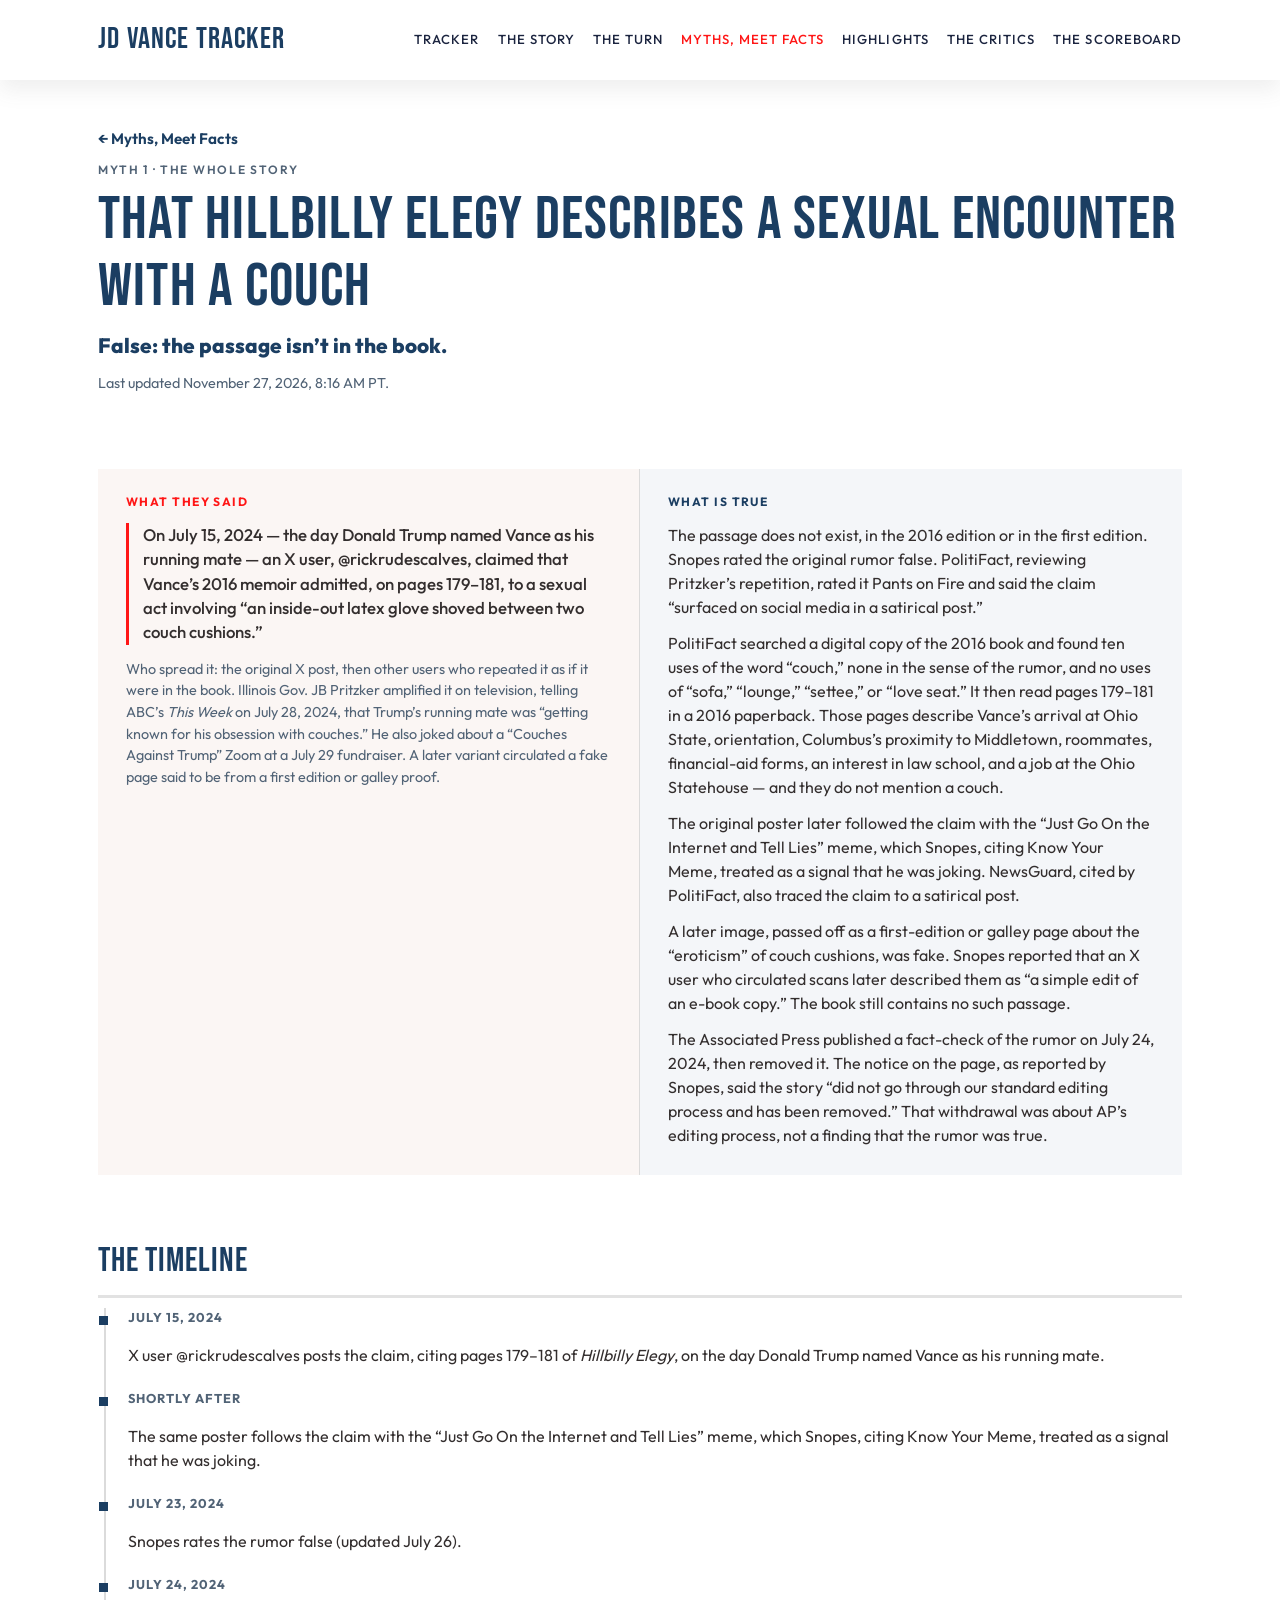
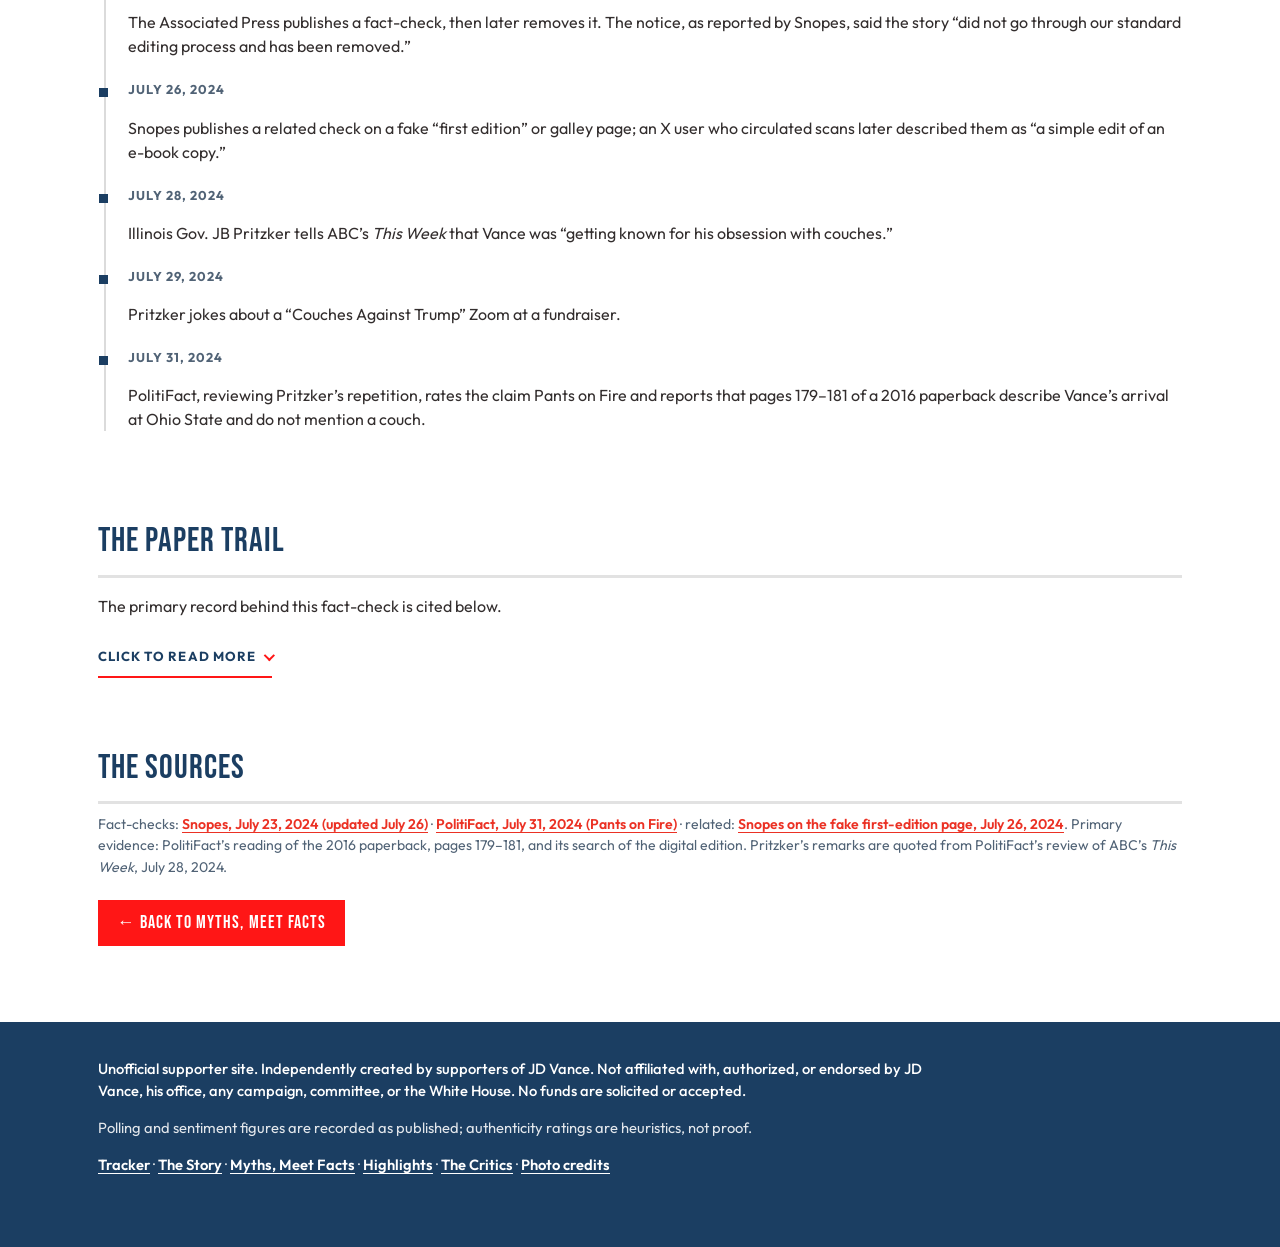
<file: myths/couch.html>
<!DOCTYPE html>
<html lang="en">
<head>
  <meta charset="utf-8">
  <meta name="viewport" content="width=device-width, initial-scale=1">
  <title>That Hillbilly Elegy describes a sexual encounter with a couch — Myths vs. facts — JD Vance Tracker</title>
  <meta name="description" content="The full record of the false claim that JD Vance wrote in Hillbilly Elegy about a sexual encounter with a couch, with fact-checks from Snopes and PolitiFact and a reading of the book.">
  <meta name="robots" content="index,follow">
  <link rel="preconnect" href="https://fonts.googleapis.com">
  <link rel="preconnect" href="https://fonts.gstatic.com" crossorigin>
  <link href="https://fonts.googleapis.com/css2?family=Bebas+Neue&family=Outfit:wght@400;500;600;700;800&display=swap" rel="stylesheet">
  <link rel="stylesheet" href="../styles.css">
</head>
<body>

  <header class="site-top">
    <div class="wrap nav-row">
      <a class="wordmark" href="../index.html">JD Vance Tracker</a>
      <nav class="site-nav" aria-label="Site"><a href="../index.html">Tracker</a><a href="../bio.html">The Story</a><a href="../bio.html#critic-to-ally">The Turn</a><a href="../myths.html" aria-current="page">Myths, Meet Facts</a><a href="../media.html">Highlights</a><a href="../opposition.html">The Critics</a><a href="../index.html#favorability">The Scoreboard</a></nav>
    </div>
  </header>

  <article class="wrap">
    <header class="page-hero">
      <p class="crumb"><a href="../myths.html">← Myths, Meet Facts</a></p>
      <p class="kicker">Myth 1 · The whole story</p>
      <h1>That <cite>Hillbilly Elegy</cite> describes a sexual encounter with a couch</h1>
      <p class="verdict">False: the passage isn’t in the book.</p>
      <p class="fine">Last updated November 27, 2026, 8:16 AM PT.</p>
    </header>

    <section class="block">
      <div class="myth-grid myth-detail-grid">
        <div class="myth-col said">
          <h3>What they said</h3>
          <blockquote>On July 15, 2024 — the day Donald Trump named Vance as his running mate — an X user, @rickrudescalves, claimed that Vance’s 2016 memoir admitted, on pages 179–181, to a sexual act involving “an inside-out latex glove shoved between two couch cushions.”</blockquote>
            <p class="who">Who spread it: the original X post, then other users who repeated it as if it were in the book. Illinois Gov. JB Pritzker amplified it on television, telling ABC’s <cite>This Week</cite> on July 28, 2024, that Trump’s running mate was “getting known for his obsession with couches.” He also joked about a “Couches Against Trump” Zoom at a July 29 fundraiser. A later variant circulated a fake page said to be from a first edition or galley proof.</p>
        </div>
        <div class="myth-col true">
          <h3>What is true</h3>
          <p>The passage does not exist, in the 2016 edition or in the first edition. Snopes rated the original rumor false. PolitiFact, reviewing Pritzker’s repetition, rated it Pants on Fire and said the claim “surfaced on social media in a satirical post.”</p>
            <p>PolitiFact searched a digital copy of the 2016 book and found ten uses of the word “couch,” none in the sense of the rumor, and no uses of “sofa,” “lounge,” “settee,” or “love seat.” It then read pages 179–181 in a 2016 paperback. Those pages describe Vance’s arrival at Ohio State, orientation, Columbus’s proximity to Middletown, roommates, financial-aid forms, an interest in law school, and a job at the Ohio Statehouse — and they do not mention a couch.</p>
            <p>The original poster later followed the claim with the “Just Go On the Internet and Tell Lies” meme, which Snopes, citing Know Your Meme, treated as a signal that he was joking. NewsGuard, cited by PolitiFact, also traced the claim to a satirical post.</p>
            <p>A later image, passed off as a first-edition or galley page about the “eroticism” of couch cushions, was fake. Snopes reported that an X user who circulated scans later described them as “a simple edit of an e-book copy.” The book still contains no such passage.</p>
            <p>The Associated Press published a fact-check of the rumor on July 24, 2024, then removed it. The notice on the page, as reported by Snopes, said the story “did not go through our standard editing process and has been removed.” That withdrawal was about AP’s editing process, not a finding that the rumor was true.</p>
        </div>
      </div>
    </section>

    <section class="block">
      <h2>The Timeline</h2>
      <div class="timeline">
        <div class="tl"><p class="when">July 15, 2024</p><p>X user @rickrudescalves posts the claim, citing pages 179–181 of <cite>Hillbilly Elegy</cite>, on the day Donald Trump named Vance as his running mate.</p></div><div class="tl"><p class="when">Shortly after</p><p>The same poster follows the claim with the “Just Go On the Internet and Tell Lies” meme, which Snopes, citing Know Your Meme, treated as a signal that he was joking.</p></div><div class="tl"><p class="when">July 23, 2024</p><p>Snopes rates the rumor false (updated July 26).</p></div><div class="tl"><p class="when">July 24, 2024</p><p>The Associated Press publishes a fact-check, then later removes it. The notice, as reported by Snopes, said the story “did not go through our standard editing process and has been removed.”</p></div><div class="tl"><p class="when">July 26, 2024</p><p>Snopes publishes a related check on a fake “first edition” or galley page; an X user who circulated scans later described them as “a simple edit of an e-book copy.”</p></div><div class="tl"><p class="when">July 28, 2024</p><p>Illinois Gov. JB Pritzker tells ABC’s <cite>This Week</cite> that Vance was “getting known for his obsession with couches.”</p></div><div class="tl"><p class="when">July 29, 2024</p><p>Pritzker jokes about a “Couches Against Trump” Zoom at a fundraiser.</p></div><div class="tl"><p class="when">July 31, 2024</p><p>PolitiFact, reviewing Pritzker’s repetition, rates the claim Pants on Fire and reports that pages 179–181 of a 2016 paperback describe Vance’s arrival at Ohio State and do not mention a couch.</p></div>
      </div>
    </section>

    <section class="block">
      <h2>The Paper Trail</h2>
      <p>The primary record behind this fact-check is cited below.</p>
      <details class="read-more"><summary><span class="rm-more">Click to read more</span><span class="rm-less">Show less</span></summary><div class="read-more-body"><p>Primary evidence is the book itself, as opened by the fact-checkers: PolitiFact searched a digital copy of the 2016 edition (ten uses of “couch,” none in the sense of the rumor; no uses of “sofa,” “lounge,” “settee,” or “love seat”) and read pages 179–181 in a 2016 paperback. Those pages describe Vance’s arrival at Ohio State, orientation, Columbus’s proximity to Middletown, roommates, financial-aid forms, an interest in law school, and a job at the Ohio Statehouse. Snopes likewise found no such passage in the 2016 edition or the first edition. Pritzker’s televised remarks are quoted from PolitiFact’s review of ABC’s <cite>This Week</cite>, July 28, 2024.</p></div></details>
    </section>

    <section class="block">
      <h2>The Sources</h2>
      <p class="sources">Fact-checks: <a href="https://www.snopes.com/fact-check/jd-vance-couch-cushions/">Snopes, July 23, 2024 (updated July 26)</a> · <a href="https://www.politifact.com/factchecks/2024/jul/31/jb-pritzker/pritzker-repeats-a-baseless-claim-about-jd-vance-a/">PolitiFact, July 31, 2024 (Pants on Fire)</a> · related: <a href="https://www.snopes.com/fact-check/jd-vance-hillbilly-elegy-first-edition-couch-erotica/">Snopes on the fake first-edition page, July 26, 2024</a>. Primary evidence: PolitiFact’s reading of the 2016 paperback, pages 179–181, and its search of the digital edition. Pritzker’s remarks are quoted from PolitiFact’s review of ABC’s <cite>This Week</cite>, July 28, 2024.</p>
      <p><a class="btn-more" href="../myths.html">← Back to Myths, Meet Facts</a></p>
    </section>
  </article>


  <footer class="site">
    <div class="wrap">
      <p class="disclaimer">Unofficial supporter site. Independently created by supporters of JD Vance. Not affiliated with, authorized, or endorsed by JD Vance, his office, any campaign, committee, or the White House. No funds are solicited or accepted.</p>
      <p>Polling and sentiment figures are recorded as published; authenticity ratings are heuristics, not proof.</p>
      
      <p><a href="../index.html">Tracker</a> · <a href="../bio.html">The Story</a> · <a href="../myths.html">Myths, Meet Facts</a> · <a href="../media.html">Highlights</a> · <a href="../opposition.html">The Critics</a> · <a href="../media.html#photo-credits">Photo credits</a></p>
    </div>
  </footer>
</body>
</html>
</file>
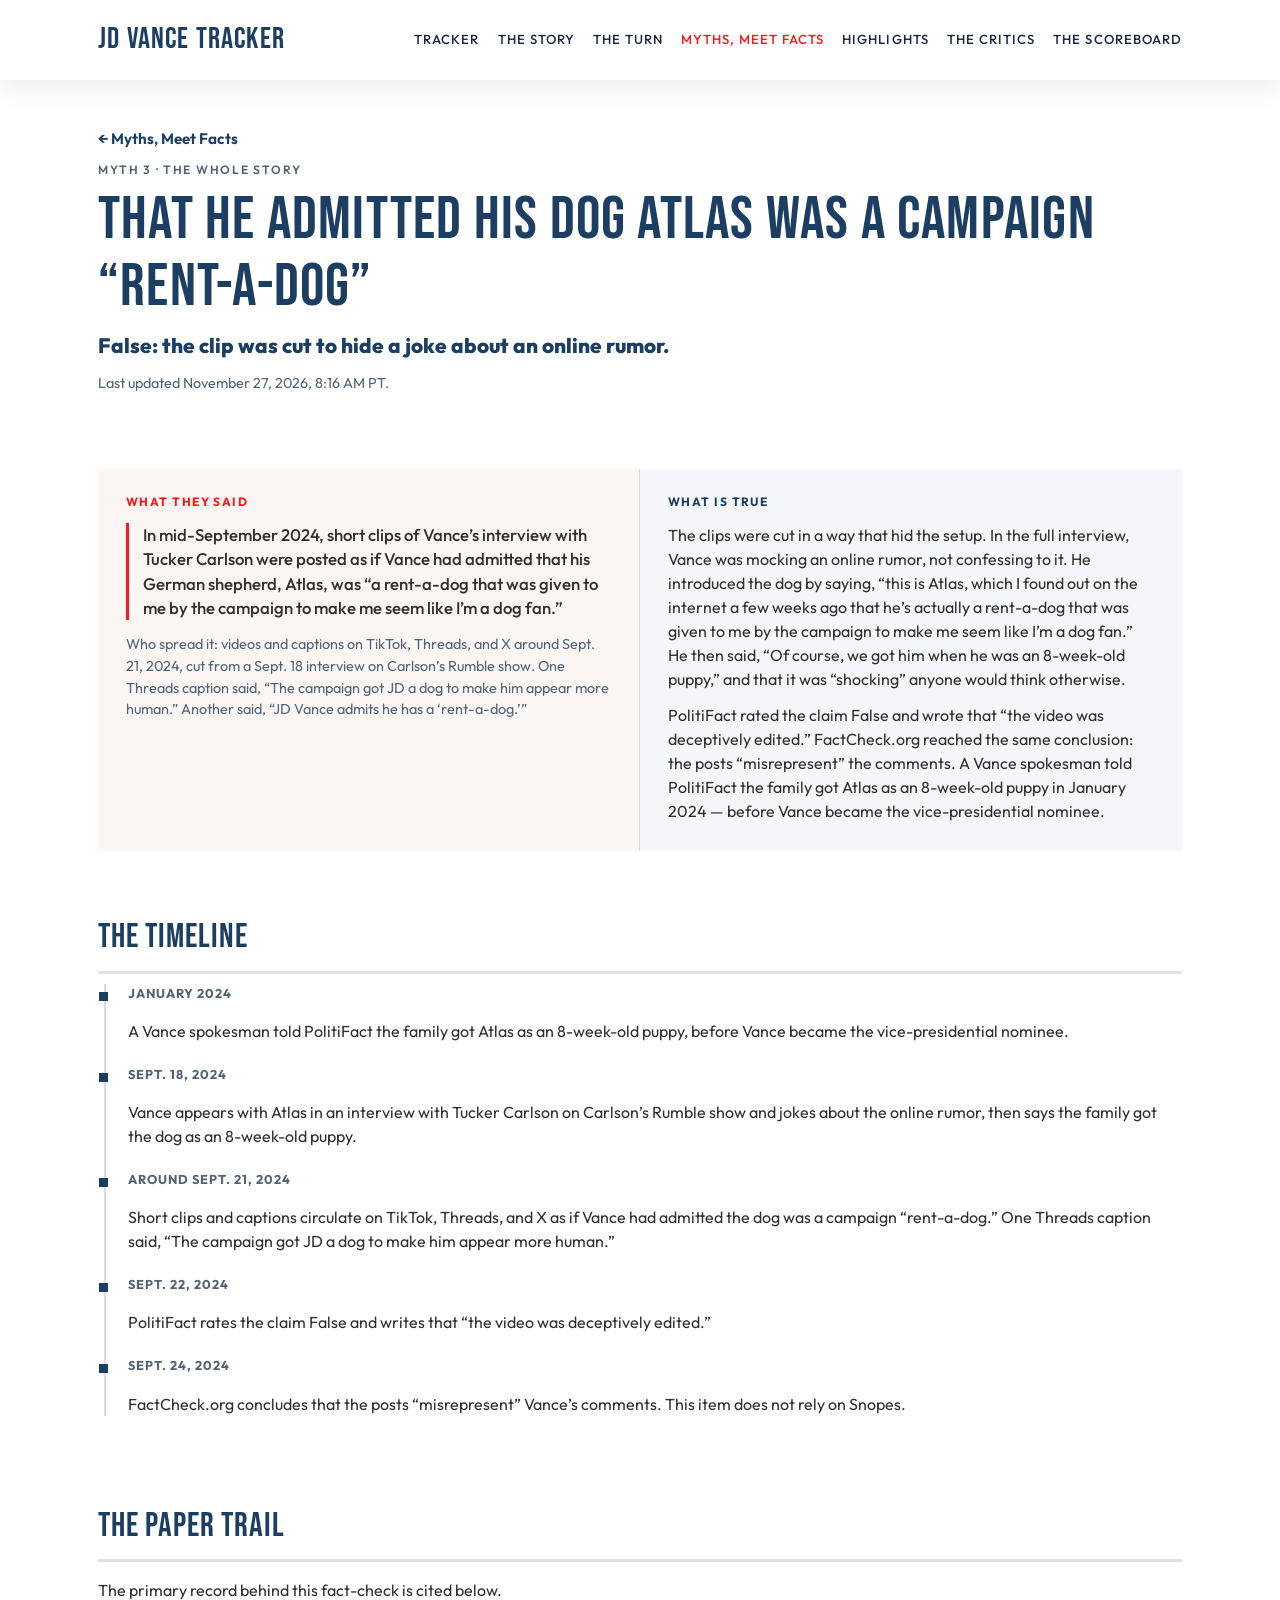
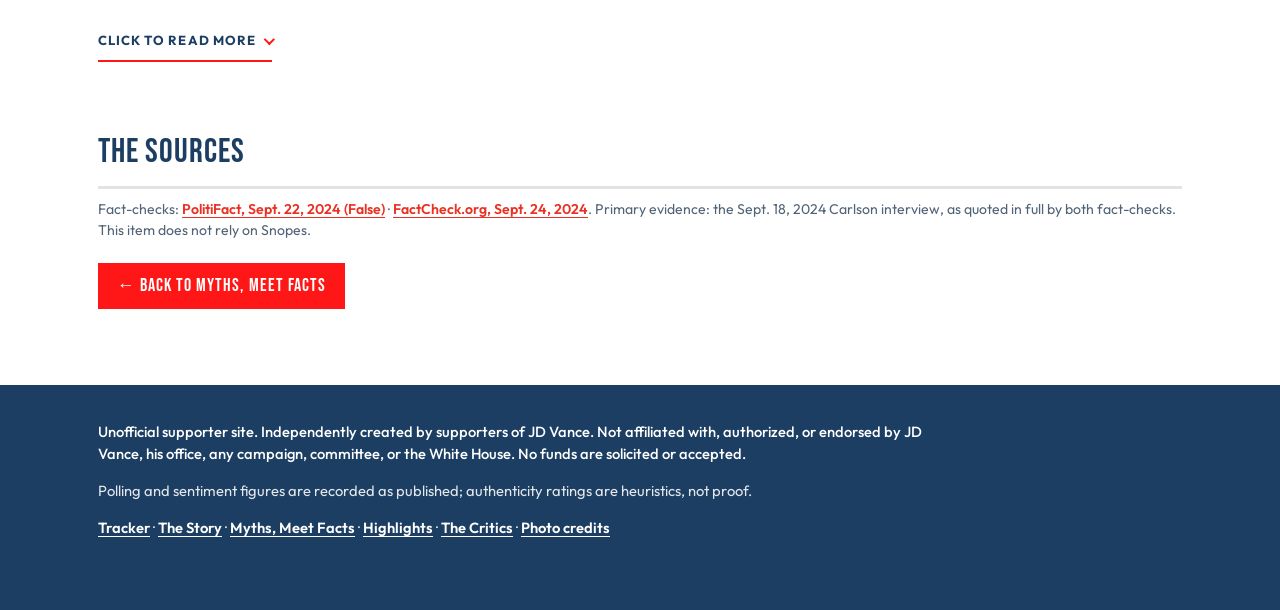
<file: myths/dog.html>
<!DOCTYPE html>
<html lang="en">
<head>
  <meta charset="utf-8">
  <meta name="viewport" content="width=device-width, initial-scale=1">
  <title>That he admitted his dog Atlas was a campaign “rent-a-dog” — Myths vs. facts — JD Vance Tracker</title>
  <meta name="description" content="The full record of the claim that JD Vance admitted his dog Atlas was a campaign rent-a-dog, with fact-checks from PolitiFact and FactCheck.org and quotes from the interview.">
  <meta name="robots" content="index,follow">
  <link rel="preconnect" href="https://fonts.googleapis.com">
  <link rel="preconnect" href="https://fonts.gstatic.com" crossorigin>
  <link href="https://fonts.googleapis.com/css2?family=Bebas+Neue&family=Outfit:wght@400;500;600;700;800&display=swap" rel="stylesheet">
  <link rel="stylesheet" href="../styles.css">
</head>
<body>

  <header class="site-top">
    <div class="wrap nav-row">
      <a class="wordmark" href="../index.html">JD Vance Tracker</a>
      <nav class="site-nav" aria-label="Site"><a href="../index.html">Tracker</a><a href="../bio.html">The Story</a><a href="../bio.html#critic-to-ally">The Turn</a><a href="../myths.html" aria-current="page">Myths, Meet Facts</a><a href="../media.html">Highlights</a><a href="../opposition.html">The Critics</a><a href="../index.html#favorability">The Scoreboard</a></nav>
    </div>
  </header>

  <article class="wrap">
    <header class="page-hero">
      <p class="crumb"><a href="../myths.html">← Myths, Meet Facts</a></p>
      <p class="kicker">Myth 3 · The whole story</p>
      <h1>That he admitted his dog Atlas was a campaign “rent-a-dog”</h1>
      <p class="verdict">False: the clip was cut to hide a joke about an online rumor.</p>
      <p class="fine">Last updated November 27, 2026, 8:16 AM PT.</p>
    </header>

    <section class="block">
      <div class="myth-grid myth-detail-grid">
        <div class="myth-col said">
          <h3>What they said</h3>
          <blockquote>In mid-September 2024, short clips of Vance’s interview with Tucker Carlson were posted as if Vance had admitted that his German shepherd, Atlas, was “a rent-a-dog that was given to me by the campaign to make me seem like I’m a dog fan.”</blockquote>
            <p class="who">Who spread it: videos and captions on TikTok, Threads, and X around Sept. 21, 2024, cut from a Sept. 18 interview on Carlson’s Rumble show. One Threads caption said, “The campaign got JD a dog to make him appear more human.” Another said, “JD Vance admits he has a ‘rent-a-dog.’”</p>
        </div>
        <div class="myth-col true">
          <h3>What is true</h3>
          <p>The clips were cut in a way that hid the setup. In the full interview, Vance was mocking an online rumor, not confessing to it. He introduced the dog by saying, “this is Atlas, which I found out on the internet a few weeks ago that he’s actually a rent-a-dog that was given to me by the campaign to make me seem like I’m a dog fan.” He then said, “Of course, we got him when he was an 8-week-old puppy,” and that it was “shocking” anyone would think otherwise.</p>
            <p>PolitiFact rated the claim False and wrote that “the video was deceptively edited.” FactCheck.org reached the same conclusion: the posts “misrepresent” the comments. A Vance spokesman told PolitiFact the family got Atlas as an 8-week-old puppy in January 2024 — before Vance became the vice-presidential nominee.</p>
        </div>
      </div>
    </section>

    <section class="block">
      <h2>The Timeline</h2>
      <div class="timeline">
        <div class="tl"><p class="when">January 2024</p><p>A Vance spokesman told PolitiFact the family got Atlas as an 8-week-old puppy, before Vance became the vice-presidential nominee.</p></div><div class="tl"><p class="when">Sept. 18, 2024</p><p>Vance appears with Atlas in an interview with Tucker Carlson on Carlson’s Rumble show and jokes about the online rumor, then says the family got the dog as an 8-week-old puppy.</p></div><div class="tl"><p class="when">Around Sept. 21, 2024</p><p>Short clips and captions circulate on TikTok, Threads, and X as if Vance had admitted the dog was a campaign “rent-a-dog.” One Threads caption said, “The campaign got JD a dog to make him appear more human.”</p></div><div class="tl"><p class="when">Sept. 22, 2024</p><p>PolitiFact rates the claim False and writes that “the video was deceptively edited.”</p></div><div class="tl"><p class="when">Sept. 24, 2024</p><p>FactCheck.org concludes that the posts “misrepresent” Vance’s comments. This item does not rely on Snopes.</p></div>
      </div>
    </section>

    <section class="block">
      <h2>The Paper Trail</h2>
      <p>The primary record behind this fact-check is cited below.</p>
      <details class="read-more"><summary><span class="rm-more">Click to read more</span><span class="rm-less">Show less</span></summary><div class="read-more-body"><p>Primary evidence is the Sept. 18, 2024 Carlson interview, as quoted in full by both fact-checks. Vance introduced the dog by saying, “this is Atlas, which I found out on the internet a few weeks ago that he’s actually a rent-a-dog that was given to me by the campaign to make me seem like I’m a dog fan.” He then said, “Of course, we got him when he was an 8-week-old puppy,” and that it was “shocking” anyone would think otherwise. A Vance spokesman told PolitiFact the family got Atlas as an 8-week-old puppy in January 2024.</p></div></details>
    </section>

    <section class="block">
      <h2>The Sources</h2>
      <p class="sources">Fact-checks: <a href="https://www.politifact.com/factchecks/2024/sep/22/social-media/jd-vances-german-shepherd-atlas-is-his-actual-dog/">PolitiFact, Sept. 22, 2024 (False)</a> · <a href="https://www.factcheck.org/2024/09/posts-misrepresent-vances-comments-about-his-pet-dog/">FactCheck.org, Sept. 24, 2024</a>. Primary evidence: the Sept. 18, 2024 Carlson interview, as quoted in full by both fact-checks. This item does not rely on Snopes.</p>
      <p><a class="btn-more" href="../myths.html">← Back to Myths, Meet Facts</a></p>
    </section>
  </article>


  <footer class="site">
    <div class="wrap">
      <p class="disclaimer">Unofficial supporter site. Independently created by supporters of JD Vance. Not affiliated with, authorized, or endorsed by JD Vance, his office, any campaign, committee, or the White House. No funds are solicited or accepted.</p>
      <p>Polling and sentiment figures are recorded as published; authenticity ratings are heuristics, not proof.</p>
      
      <p><a href="../index.html">Tracker</a> · <a href="../bio.html">The Story</a> · <a href="../myths.html">Myths, Meet Facts</a> · <a href="../media.html">Highlights</a> · <a href="../opposition.html">The Critics</a> · <a href="../media.html#photo-credits">Photo credits</a></p>
    </div>
  </footer>
</body>
</html>
</file>
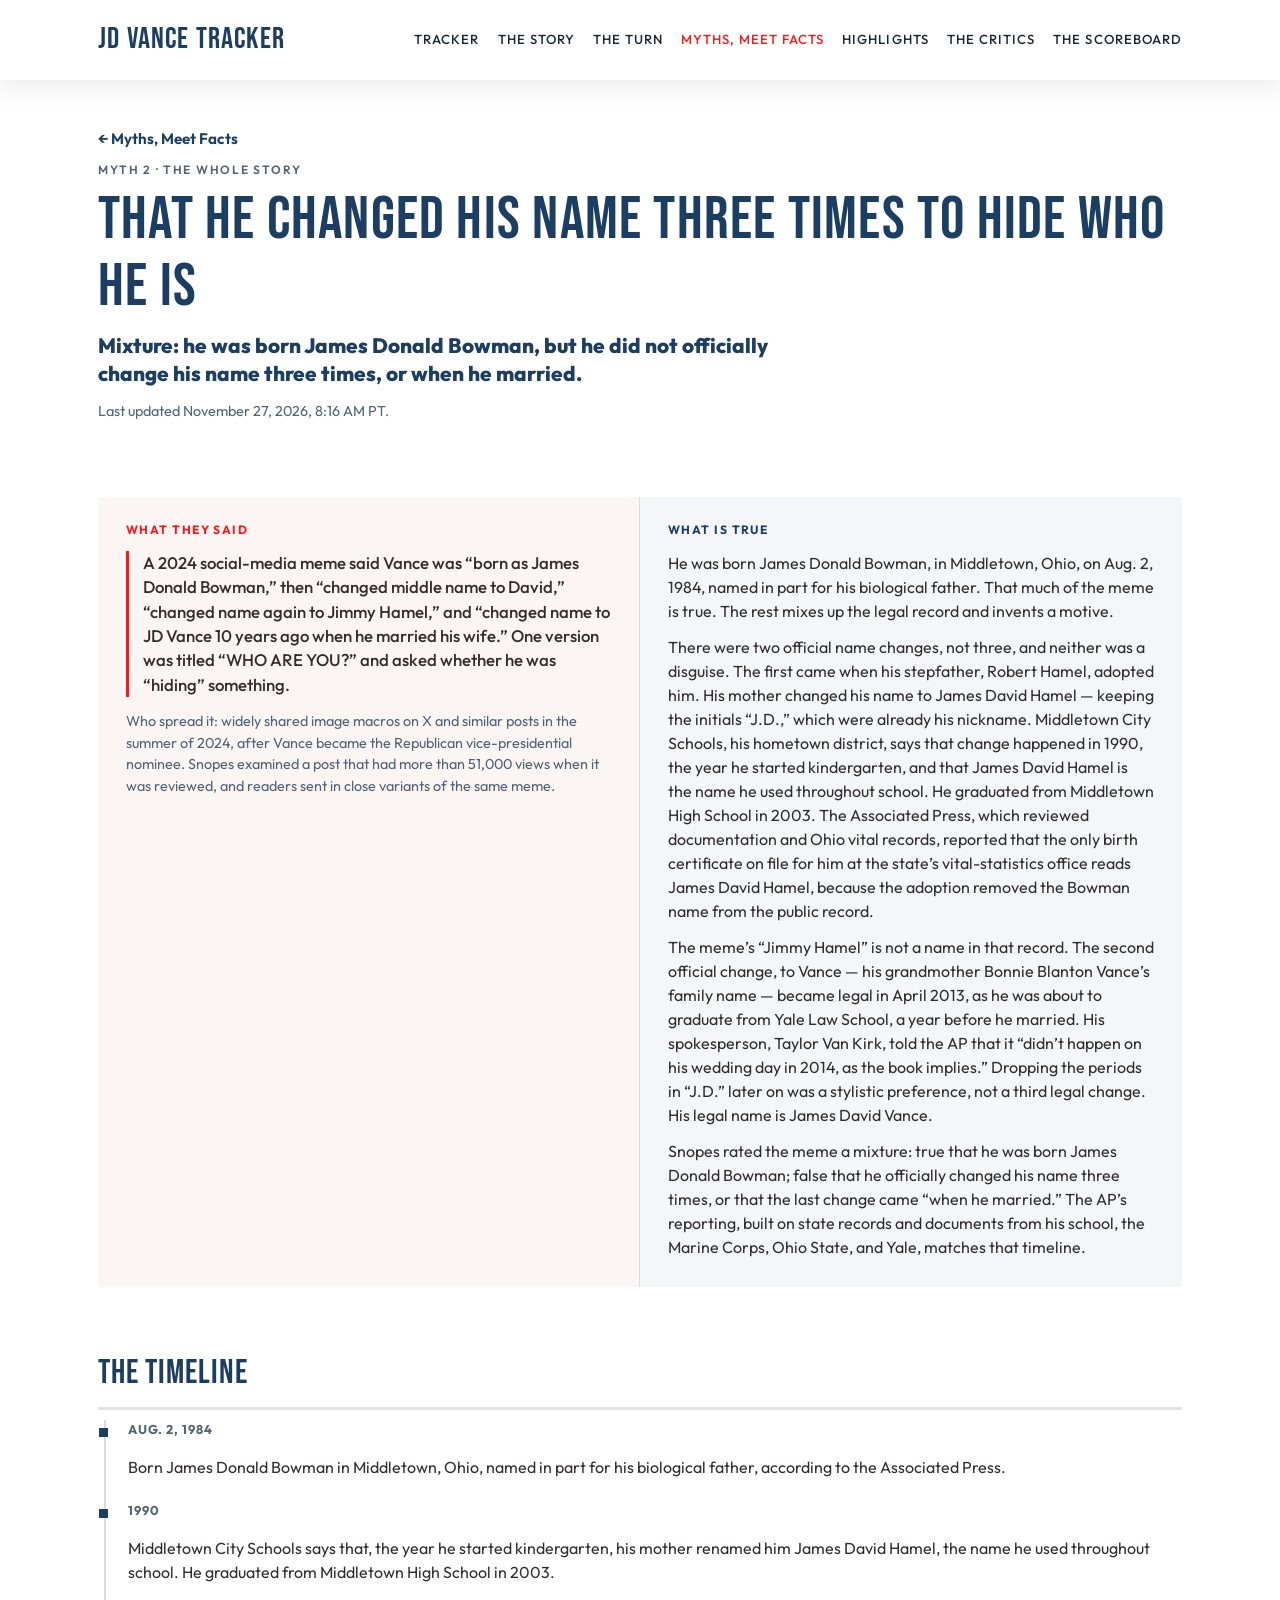
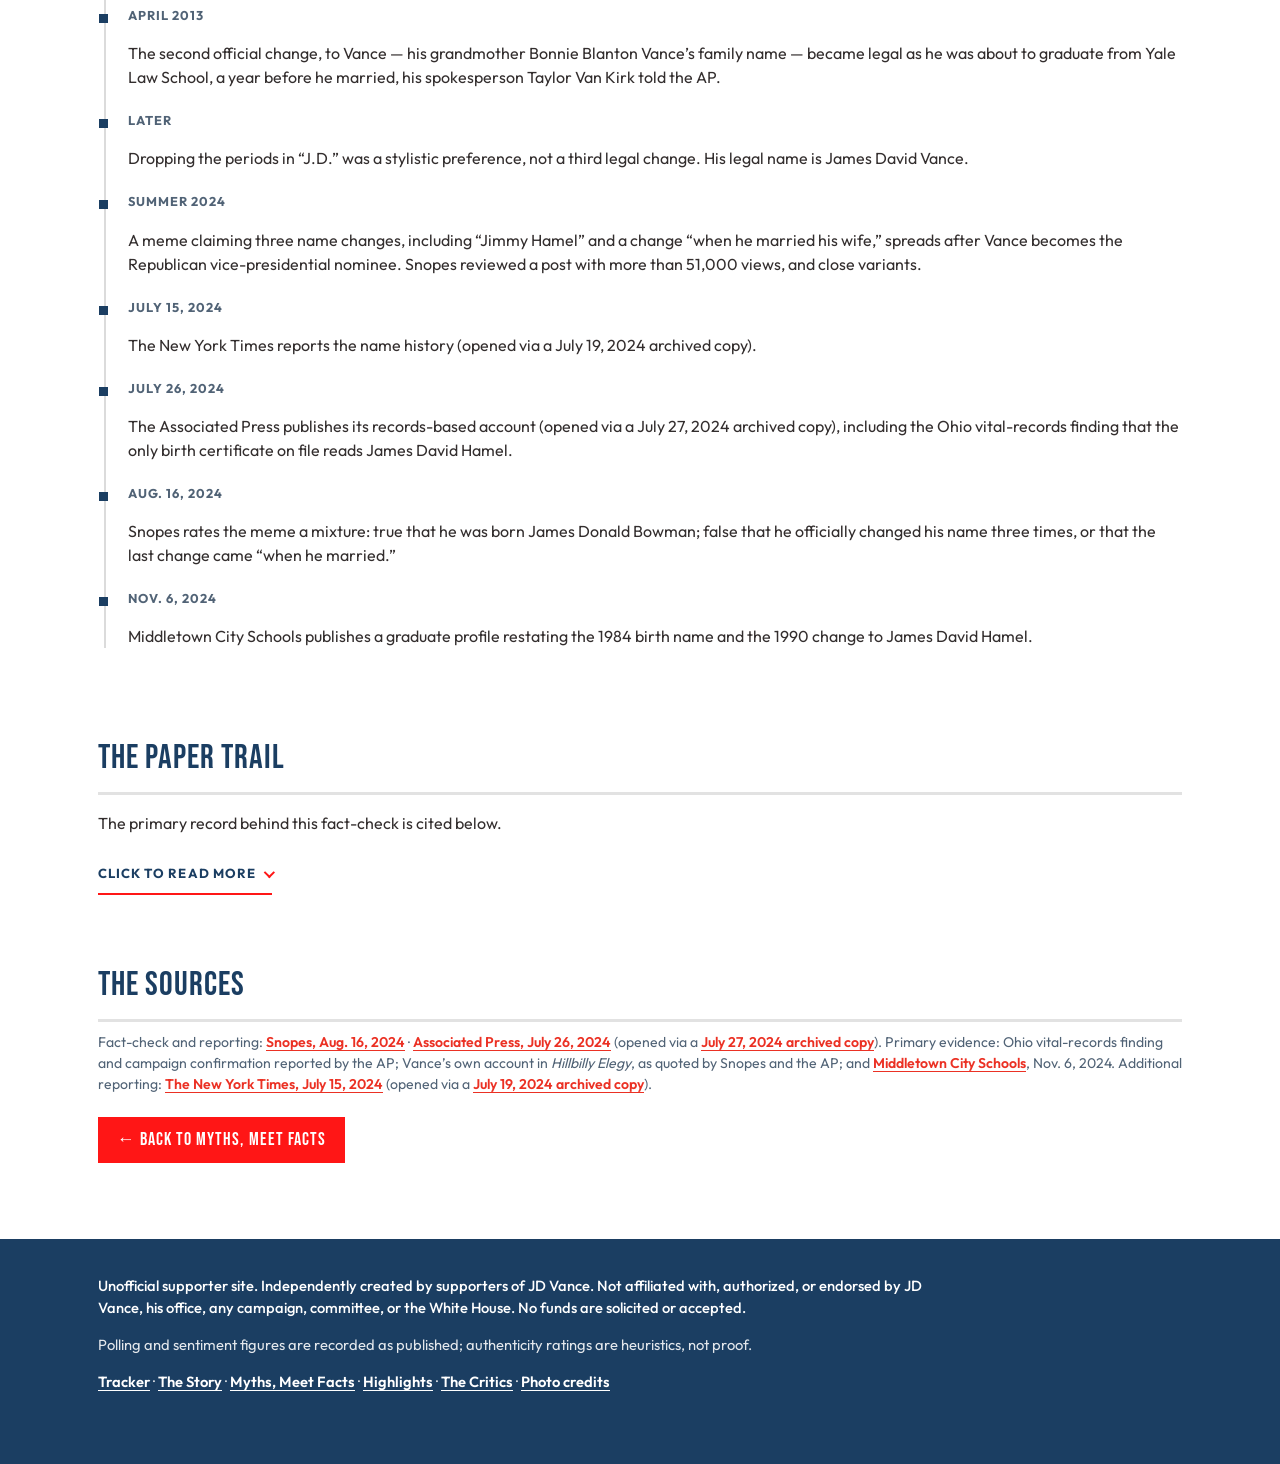
<file: myths/name.html>
<!DOCTYPE html>
<html lang="en">
<head>
  <meta charset="utf-8">
  <meta name="viewport" content="width=device-width, initial-scale=1">
  <title>That he changed his name three times to hide who he is — Myths vs. facts — JD Vance Tracker</title>
  <meta name="description" content="The full record of the 2024 meme claiming JD Vance changed his name three times to hide who he is, with Snopes, the Associated Press, and official records.">
  <meta name="robots" content="index,follow">
  <link rel="preconnect" href="https://fonts.googleapis.com">
  <link rel="preconnect" href="https://fonts.gstatic.com" crossorigin>
  <link href="https://fonts.googleapis.com/css2?family=Bebas+Neue&family=Outfit:wght@400;500;600;700;800&display=swap" rel="stylesheet">
  <link rel="stylesheet" href="../styles.css">
</head>
<body>

  <header class="site-top">
    <div class="wrap nav-row">
      <a class="wordmark" href="../index.html">JD Vance Tracker</a>
      <nav class="site-nav" aria-label="Site"><a href="../index.html">Tracker</a><a href="../bio.html">The Story</a><a href="../bio.html#critic-to-ally">The Turn</a><a href="../myths.html" aria-current="page">Myths, Meet Facts</a><a href="../media.html">Highlights</a><a href="../opposition.html">The Critics</a><a href="../index.html#favorability">The Scoreboard</a></nav>
    </div>
  </header>

  <article class="wrap">
    <header class="page-hero">
      <p class="crumb"><a href="../myths.html">← Myths, Meet Facts</a></p>
      <p class="kicker">Myth 2 · The whole story</p>
      <h1>That he changed his name three times to hide who he is</h1>
      <p class="verdict">Mixture: he was born James Donald Bowman, but he did not officially change his name three times, or when he married.</p>
      <p class="fine">Last updated November 27, 2026, 8:16 AM PT.</p>
    </header>

    <section class="block">
      <div class="myth-grid myth-detail-grid">
        <div class="myth-col said">
          <h3>What they said</h3>
          <blockquote>A 2024 social-media meme said Vance was “born as James Donald Bowman,” then “changed middle name to David,” “changed name again to Jimmy Hamel,” and “changed name to JD Vance 10 years ago when he married his wife.” One version was titled “WHO ARE YOU?” and asked whether he was “hiding” something.</blockquote>
            <p class="who">Who spread it: widely shared image macros on X and similar posts in the summer of 2024, after Vance became the Republican vice-presidential nominee. Snopes examined a post that had more than 51,000 views when it was reviewed, and readers sent in close variants of the same meme.</p>
        </div>
        <div class="myth-col true">
          <h3>What is true</h3>
          <p>He was born James Donald Bowman, in Middletown, Ohio, on Aug. 2, 1984, named in part for his biological father. That much of the meme is true. The rest mixes up the legal record and invents a motive.</p>
            <p>There were two official name changes, not three, and neither was a disguise. The first came when his stepfather, Robert Hamel, adopted him. His mother changed his name to James David Hamel — keeping the initials “J.D.,” which were already his nickname. Middletown City Schools, his hometown district, says that change happened in 1990, the year he started kindergarten, and that James David Hamel is the name he used throughout school. He graduated from Middletown High School in 2003. The Associated Press, which reviewed documentation and Ohio vital records, reported that the only birth certificate on file for him at the state’s vital-statistics office reads James David Hamel, because the adoption removed the Bowman name from the public record.</p>
            <p>The meme’s “Jimmy Hamel” is not a name in that record. The second official change, to Vance — his grandmother Bonnie Blanton Vance’s family name — became legal in April 2013, as he was about to graduate from Yale Law School, a year before he married. His spokesperson, Taylor Van Kirk, told the AP that it “didn’t happen on his wedding day in 2014, as the book implies.” Dropping the periods in “J.D.” later on was a stylistic preference, not a third legal change. His legal name is James David Vance.</p>
            <p>Snopes rated the meme a mixture: true that he was born James Donald Bowman; false that he officially changed his name three times, or that the last change came “when he married.” The AP’s reporting, built on state records and documents from his school, the Marine Corps, Ohio State, and Yale, matches that timeline.</p>
        </div>
      </div>
    </section>

    <section class="block">
      <h2>The Timeline</h2>
      <div class="timeline">
        <div class="tl"><p class="when">Aug. 2, 1984</p><p>Born James Donald Bowman in Middletown, Ohio, named in part for his biological father, according to the Associated Press.</p></div><div class="tl"><p class="when">1990</p><p>Middletown City Schools says that, the year he started kindergarten, his mother renamed him James David Hamel, the name he used throughout school. He graduated from Middletown High School in 2003.</p></div><div class="tl"><p class="when">April 2013</p><p>The second official change, to Vance — his grandmother Bonnie Blanton Vance’s family name — became legal as he was about to graduate from Yale Law School, a year before he married, his spokesperson Taylor Van Kirk told the AP.</p></div><div class="tl"><p class="when">Later</p><p>Dropping the periods in “J.D.” was a stylistic preference, not a third legal change. His legal name is James David Vance.</p></div><div class="tl"><p class="when">Summer 2024</p><p>A meme claiming three name changes, including “Jimmy Hamel” and a change “when he married his wife,” spreads after Vance becomes the Republican vice-presidential nominee. Snopes reviewed a post with more than 51,000 views, and close variants.</p></div><div class="tl"><p class="when">July 15, 2024</p><p>The New York Times reports the name history (opened via a July 19, 2024 archived copy).</p></div><div class="tl"><p class="when">July 26, 2024</p><p>The Associated Press publishes its records-based account (opened via a July 27, 2024 archived copy), including the Ohio vital-records finding that the only birth certificate on file reads James David Hamel.</p></div><div class="tl"><p class="when">Aug. 16, 2024</p><p>Snopes rates the meme a mixture: true that he was born James Donald Bowman; false that he officially changed his name three times, or that the last change came “when he married.”</p></div><div class="tl"><p class="when">Nov. 6, 2024</p><p>Middletown City Schools publishes a graduate profile restating the 1984 birth name and the 1990 change to James David Hamel.</p></div>
      </div>
    </section>

    <section class="block">
      <h2>The Paper Trail</h2>
      <p>The primary record behind this fact-check is cited below.</p>
      <details class="read-more"><summary><span class="rm-more">Click to read more</span><span class="rm-less">Show less</span></summary><div class="read-more-body"><p>Primary evidence, as opened or reported in the sources above: the Associated Press reviewed documentation and Ohio vital records and reported that the only birth certificate on file at the state’s vital-statistics office reads James David Hamel, because the adoption removed the Bowman name from the public record. Campaign spokesperson Taylor Van Kirk told the AP the change to Vance became official in April 2013, not on his wedding day in 2014. Vance’s own account in <cite>Hillbilly Elegy</cite> is quoted by Snopes and the AP. Middletown City Schools, his hometown district, says he was born James Donald Bowman in 1984, was renamed James David Hamel in 1990, and used that name throughout school, graduating in 2003.</p></div></details>
    </section>

    <section class="block">
      <h2>The Sources</h2>
      <p class="sources">Fact-check and reporting: <a href="https://www.snopes.com/fact-check/jd-vance-born-james-donald-bowman/">Snopes, Aug. 16, 2024</a> · <a href="https://apnews.com/article/election-2024-republicans-vice-president-vance-name-359c3d1361c94f5d2d1e9798b7854477">Associated Press, July 26, 2024</a> (opened via a <a href="https://web.archive.org/web/20240727041018/https://apnews.com/article/election-2024-republicans-vice-president-vance-name-359c3d1361c94f5d2d1e9798b7854477">July 27, 2024 archived copy</a>). Primary evidence: Ohio vital-records finding and campaign confirmation reported by the AP; Vance’s own account in <cite>Hillbilly Elegy</cite>, as quoted by Snopes and the AP; and <a href="https://www.middletowncityschools.com/middletown-high-school-news/entry/jd-vance-middletown-high-school-graduate-elected-vice-president/">Middletown City Schools</a>, Nov. 6, 2024. Additional reporting: <a href="https://www.nytimes.com/2024/07/15/us/politics/jd-vance-name.html">The New York Times, July 15, 2024</a> (opened via a <a href="https://web.archive.org/web/20240719203813/https://www.nytimes.com/2024/07/15/us/politics/jd-vance-name.html">July 19, 2024 archived copy</a>).</p>
      <p><a class="btn-more" href="../myths.html">← Back to Myths, Meet Facts</a></p>
    </section>
  </article>


  <footer class="site">
    <div class="wrap">
      <p class="disclaimer">Unofficial supporter site. Independently created by supporters of JD Vance. Not affiliated with, authorized, or endorsed by JD Vance, his office, any campaign, committee, or the White House. No funds are solicited or accepted.</p>
      <p>Polling and sentiment figures are recorded as published; authenticity ratings are heuristics, not proof.</p>
      
      <p><a href="../index.html">Tracker</a> · <a href="../bio.html">The Story</a> · <a href="../myths.html">Myths, Meet Facts</a> · <a href="../media.html">Highlights</a> · <a href="../opposition.html">The Critics</a> · <a href="../media.html#photo-credits">Photo credits</a></p>
    </div>
  </footer>
</body>
</html>
</file>
<file: styles.css>
:root {
  /* Palette taken from JD Vance's previous official sites. Do not invent brand marks. */
  --bg: #ffffff;
  --ink: #332E2E;          /* jdvance.com 2022 child theme, body/paragraph color */
  --muted: #516376;        /* vance.senate.gov 2024 Elementor kit accent */
  --rule: #DBDBDB;         /* jdvance.com 2022 child theme gray */
  --soft: #F5F5F5;
  --accent: #1B3E62;       /* jdvance.com 2022 headings, footer, blue buttons */
  --accent-2: #1B243F;     /* vance.senate.gov 2024 kit secondary / text navy */
  --red: #FF1616;          /* jdvance.com 2022 CTA / button red */
  --red-2: #EB3124;        /* vance.senate.gov 2024 kit primary red */
  --slate: #3A4860;        /* vance.senate.gov 2024 kit extra slate */
  --charcoal: #4C4D4F;     /* jdvance.com 2022 charcoal */
  --crit: #EB3124;
  --supp: #1B3E62;
  --orig: #516376;
  --mixed: #3A4860;
  --max: 1140px;           /* vance.senate.gov 2024 kit container; campaign used 1150px */
  --font-display: "Bebas Neue", "Helvetica Neue", Helvetica, Arial, sans-serif;
  --font-body: "Outfit", "Helvetica Neue", Helvetica, Arial, sans-serif;
}
* { box-sizing: border-box; }
html { scroll-behavior: smooth; }
body {
  margin: 0;
  background: var(--bg);
  color: var(--ink);
  font-family: var(--font-body);
  font-size: 16px;
  font-weight: 400;
  line-height: 1.5;
}
a { color: var(--red-2); text-decoration-thickness: 1px; text-underline-offset: 3px; }
a:hover { color: var(--accent-2); text-decoration-thickness: 2px; }
.wrap { max-width: var(--max); margin: 0 auto; padding: 0 28px; }

.site-top {
  position: sticky;
  top: 0;
  z-index: 20;
  background: #fff;
  box-shadow: 0 10px 20px rgba(100, 100, 100, 0.1);
}
.nav-row {
  display: flex;
  align-items: center;
  justify-content: space-between;
  gap: 16px;
  min-height: 80px;
}
.wordmark {
  font-family: var(--font-display);
  font-size: 1.85rem;
  font-weight: 400;
  color: var(--accent);
  text-decoration: none;
  letter-spacing: 0.04em;
  line-height: 1;
}
.wordmark:hover { text-decoration: none; color: var(--red); }
.site-nav { display: flex; flex-wrap: wrap; gap: 4px 18px; }
.site-nav a { white-space: nowrap; }
.site-nav a {
  color: var(--accent-2);
  text-decoration: none;
  font-weight: 500;
  font-size: 0.82rem;
  letter-spacing: 0.08em;
  text-transform: uppercase;
}
.site-nav a:hover, .site-nav a[aria-current="page"] {
  color: var(--red);
  text-decoration: none;
}

.hero {
  display: grid;
  grid-template-columns: 1.05fr 0.95fr;
  min-height: min(78vh, 760px);
  background: var(--accent-2);
  color: #fff;
  overflow: hidden;
}
.hero-copy {
  padding: 72px 40px 64px 28px;
  max-width: 34rem;
  margin-left: auto;
  animation: fade-up 0.85s ease both;
}
.hero-copy .kicker {
  font-size: 12px;
  letter-spacing: 0.16em;
  text-transform: uppercase;
  font-weight: 600;
  color: rgba(255,255,255,0.72);
  margin: 0 0 16px;
  font-family: var(--font-body);
}
.hero h1 {
  font-family: var(--font-display);
  font-weight: 400;
  font-size: clamp(3.2rem, 8vw, 5.8rem);
  line-height: 0.95;
  letter-spacing: 0.02em;
  margin: 0 0 20px;
  color: #fff;
  overflow: visible;
  padding-left: 0.04em;
}
.hero .dek { font-size: 1.1rem; max-width: 36rem; color: rgba(255,255,255,0.9); margin: 0 0 18px; }
.hero .updated { color: rgba(255,255,255,0.66); font-size: 0.95rem; margin: 0 0 24px; }
.hero-actions { display: flex; flex-wrap: wrap; gap: 10px; }
.btn {
  display: inline-block;
  padding: 10px 20px;
  border-radius: 0;
  font-family: var(--font-display);
  font-weight: 400;
  text-decoration: none;
  font-size: 1.15rem;
  letter-spacing: 0.06em;
  border: 1px solid #fff;
  color: #fff;
  background: transparent;
  transition: background 0.2s ease, color 0.2s ease, border-color 0.2s ease;
}
.btn:hover { background: #fff; color: var(--accent); text-decoration: none; }
.btn.solid { background: var(--red); color: #fff; border-color: var(--red); }
.btn.solid:hover { background: #fff; color: var(--red); border-color: var(--red); }
.hero-photo {
  position: relative;
  animation: fade-up 1s 0.12s ease both;
}
.hero-photo img {
  width: 100%;
  height: 100%;
  object-fit: cover;
  object-position: 50% 18%;
  display: block;
}
.hero-photo .cap {
  position: absolute;
  left: 16px;
  bottom: 14px;
  font-size: 11px;
  color: rgba(255,255,255,0.8);
  text-shadow: 0 1px 8px rgba(0,0,0,0.4);
}

.hero-disclaimer {
  background: var(--soft);
  border-bottom: 1px solid var(--rule);
  padding: 14px 0;
  font-size: 0.9rem;
  color: var(--ink);
}
.hero-disclaimer p { margin: 0; max-width: 54rem; }

.kicker {
  font-size: 12px;
  letter-spacing: 0.14em;
  text-transform: uppercase;
  color: var(--muted);
  font-weight: 600;
  margin: 0 0 8px;
  font-family: var(--font-body);
}
h1 {
  font-family: var(--font-display);
  font-weight: 400;
  font-size: clamp(2.4rem, 6vw, 3.8rem);
  line-height: 1.1;
  margin: 0 0 10px;
  color: var(--accent);
  letter-spacing: 0.02em;
}
h2 {
  font-family: var(--font-display);
  font-size: 2.15rem;
  font-weight: 400;
  color: var(--accent);
  margin: 0 0 10px;
  padding-bottom: 8px;
  border-bottom: 3px solid rgba(112, 112, 112, 0.2);
  letter-spacing: 0.03em;
}
h3 {
  font-family: var(--font-body);
  font-size: 1.05rem;
  font-weight: 700;
  text-transform: uppercase;
  letter-spacing: 0.04em;
  margin: 1.6rem 0 0.5rem;
  color: var(--accent-2);
}
h1 cite, h2 cite, h3 cite, .hero h1 cite, .myth-card-top h2 cite, .page-hero h1 cite, .page-hero h2 cite {
  font-style: normal;
  font-family: inherit;
  font-weight: inherit;
  letter-spacing: inherit;
}
.lede { margin: 0 0 18px; color: var(--ink); max-width: 48rem; }
.note, .fine { font-size: 0.9rem; color: var(--muted); }

.metrics {
  display: grid;
  grid-template-columns: repeat(4, 1fr);
  gap: 14px;
  margin: 32px 0 8px;
}
.metric {
  border: 1px solid var(--rule);
  border-top: 3px solid var(--accent);
  padding: 16px 16px 18px;
  background: var(--bg);
}
.metric .val {
  font-family: var(--font-display);
  font-size: 2rem;
  font-weight: 400;
  color: var(--accent);
  line-height: 1.12;
  letter-spacing: 0.02em;
}
.metric .lbl {
  font-size: 11px;
  letter-spacing: 0.08em;
  text-transform: uppercase;
  color: var(--muted);
  font-weight: 600;
  margin-top: 6px;
}
.metric .det { font-size: 0.85rem; color: var(--charcoal); margin-top: 4px; }

section.block { padding: 48px 0 12px; }
.page-hero { padding: 48px 0 12px; }
.page-hero p { max-width: 42rem; }

table { width: 100%; border-collapse: collapse; font-size: 0.95rem; margin: 8px 0 16px; }
th {
  text-align: left; font-size: 11px; letter-spacing: 0.08em; text-transform: uppercase;
  color: var(--muted); font-weight: 600; border-bottom: 2px solid var(--accent);
  padding: 8px 10px 8px 0; white-space: nowrap;
}
td { border-bottom: 1px solid var(--rule); padding: 9px 10px 9px 0; vertical-align: top; }
td.num, th.num { text-align: right; padding-right: 0; }
tr.avg { background: var(--soft); font-weight: 600; }
.scroll { overflow-x: auto; -webkit-overflow-scrolling: touch; }

.bars { margin: 8px 0 18px; }
.bar-row { display: grid; grid-template-columns: 92px 1fr 64px; gap: 10px; align-items: center; margin: 8px 0; }
.bar-name { font-weight: 600; }
.track { background: var(--soft); height: 16px; border-radius: 0; overflow: hidden; }
.fill { height: 100%; background: var(--accent); transform-origin: left; animation: grow 0.9s ease both; }
.fill.crit { background: var(--crit); }
.fill.supp { background: var(--supp); }
.bar-pct { font-variant-numeric: tabular-nums; font-weight: 600; text-align: right; }
.cmp { display: grid; grid-template-columns: 1fr 1fr; gap: 24px; margin: 8px 0 18px; }
.stack { display: flex; height: 18px; background: var(--soft); overflow: hidden; border-radius: 0; }
.seg.fav, .seg.unfav {
  color: #fff; font-size: 11px; font-weight: 600;
  display: flex; align-items: center; justify-content: center;
}
.seg.fav { background: var(--accent); }
.seg.unfav { background: var(--crit); }
.chart-row { display: grid; grid-template-columns: 150px 1fr; gap: 12px; margin: 12px 0; align-items: start; }
.chart-line { display: grid; grid-template-columns: 10px 1fr 64px; gap: 8px; align-items: center; margin: 4px 0; }
.swatch { width: 10px; height: 10px; border-radius: 0; display: inline-block; }
.swatch.crit { background: var(--crit); }
.swatch.supp { background: var(--supp); }
.legend { display: flex; flex-wrap: wrap; gap: 16px; font-size: 0.9rem; margin: 0 0 10px; color: var(--muted); }
.legend span { display: inline-flex; align-items: center; gap: 6px; }
.two { display: grid; grid-template-columns: 1.15fr 0.85fr; gap: 32px; align-items: start; }

.filters { display: flex; flex-wrap: wrap; gap: 8px; margin: 0 0 16px; }
.filter {
  border: 1px solid var(--rule); background: #fff; color: var(--ink);
  font: inherit; font-size: 0.82rem; font-weight: 600;
  letter-spacing: 0.06em; text-transform: uppercase;
  padding: 8px 14px; border-radius: 0; cursor: pointer;
  transition: background 0.15s ease, color 0.15s ease, border-color 0.15s ease;
}
.filter[aria-pressed="true"], .filter.active {
  background: var(--accent); border-color: var(--accent); color: #fff;
}
.cards { display: flex; flex-direction: column; gap: 12px; }
.card {
  border: 1px solid var(--rule);
  border-left: 3px solid var(--rule);
  padding: 16px 18px 18px;
  background: #fff;
  transition: box-shadow 0.2s ease, transform 0.2s ease;
}
.card:hover { box-shadow: 0 8px 24px rgba(27, 62, 98, 0.1); }
.card.critical { border-left-color: var(--crit); }
.card.supportive { border-left-color: var(--supp); }
.card.originating { border-left-color: var(--orig); }
.card.mixed { border-left-color: var(--mixed); }
.card-meta { display: flex; flex-wrap: wrap; gap: 6px 14px; font-size: 0.86rem; color: var(--muted); margin: 0 0 6px; }
.badge { display: inline-block; font-size: 11px; font-weight: 700; letter-spacing: 0.06em; text-transform: uppercase; }
.badge.critical { color: var(--crit); }
.badge.supportive { color: var(--supp); }
.badge.originating { color: var(--orig); }
.badge.mixed { color: var(--mixed); }
.card h3 { margin: 0 0 6px; font-size: 1.05rem; font-weight: 700; font-family: var(--font-body); text-transform: none; letter-spacing: 0; }
.card h3 a { color: var(--ink); text-decoration: none; }
.card h3 a:hover { color: var(--accent); text-decoration: underline; }
.handle { font-weight: 500; color: var(--muted); }
.summary { margin: 0 0 8px; }
.eng { font-size: 0.88rem; color: var(--ink); }
.auth { font-size: 0.86rem; color: var(--muted); }
.empty { display: none; padding: 24px; color: var(--muted); text-align: center; }

.pull {
  font-family: var(--font-display);
  font-size: 2rem;
  line-height: 1.2;
  letter-spacing: 0.02em;
  color: var(--accent);
  margin: 1.4rem 0;
  padding: 0 0 0 1rem;
  border-left: 3px solid var(--red);
  max-width: 40rem;
}
.pull cite { display: block; margin-top: 8px; font-size: 0.85rem; font-style: normal; font-family: var(--font-body); color: var(--muted); letter-spacing: 0; font-weight: 500; text-transform: none; }
.split {
  display: grid;
  grid-template-columns: 0.9fr 1.1fr;
  gap: 36px;
  align-items: start;
  margin: 12px 0 28px;
}
.split img { width: 100%; height: auto; display: block; border-radius: 0; }
.caption { font-size: 0.82rem; color: var(--muted); margin: 8px 0 0; }
.timeline { border-left: 2px solid var(--rule); margin: 8px 0 24px 6px; padding: 0 0 0 22px; }
.tl { position: relative; margin: 0 0 22px; }
.tl::before {
  content: "";
  position: absolute;
  left: -29px; top: 8px;
  width: 9px; height: 9px;
  background: var(--accent);
  border-radius: 0;
}
.tl .when { font-size: 0.8rem; letter-spacing: 0.08em; text-transform: uppercase; color: var(--muted); font-weight: 700; margin: 0 0 4px; }
.myth-card {
  border: 1px solid var(--rule);
  margin: 0 0 28px;
  background: #fff;
  overflow: hidden;
  box-shadow: 0 8px 24px rgba(27, 62, 98, 0.06);
}
.myth-card-top {
  padding: 22px 28px 16px;
  border-bottom: 1px solid var(--rule);
  background: #fff;
}
.myth-card-top .kicker {
  margin: 0 0 6px;
  font-size: 12px;
  letter-spacing: 0.14em;
  text-transform: uppercase;
  font-weight: 700;
  color: var(--muted);
}
.myth-card-top h2 {
  margin: 0;
  font-family: var(--font-display);
  font-size: 2rem;
  font-weight: 400;
  letter-spacing: 0.03em;
  line-height: 1.15;
  max-width: 40rem;
  border-bottom: none;
  padding-bottom: 0;
}
.myth-grid {
  display: grid;
  grid-template-columns: 1fr 1fr;
}
.myth-col { padding: 24px 28px 28px; }
.myth-col h3 {
  margin: 0 0 12px;
  font-size: 12px;
  font-weight: 700;
  letter-spacing: 0.12em;
  text-transform: uppercase;
}
.myth-col.said {
  background: #fbf6f4;
  border-right: 1px solid var(--rule);
}
.myth-col.said h3 { color: var(--red); }
.myth-col.true {
  background: #f4f6f9;
}
.myth-col.true h3 { color: var(--accent); }
.myth-col p, .myth-col li { margin: 0 0 0.75rem; }
.myth-col p:last-child, .myth-col ul:last-child { margin-bottom: 0; }
.myth-col blockquote {
  margin: 0 0 14px;
  padding: 0 0 0 14px;
  border-left: 3px solid var(--red);
  font-family: var(--font-body);
  font-size: 1.05rem;
  font-weight: 500;
  line-height: 1.45;
  color: var(--ink);
}
.myth-col .who {
  font-size: 0.9rem;
  color: var(--muted);
  margin: 0;
}
.myth-col ul { padding-left: 1.15rem; margin: 0 0 0.75rem; }
.myth-col .verdict {
  font-family: var(--font-body);
  font-weight: 800;
  font-size: 1.15rem;
  line-height: 1.35;
  margin: 0 0 12px;
  color: var(--accent);
  text-transform: none;
  letter-spacing: 0;
}
.page-hero .verdict {
  font-family: var(--font-body);
  font-weight: 800;
  font-size: 1.3rem;
  line-height: 1.35;
  color: var(--accent);
  max-width: 42rem;
  margin: 0 0 14px;
  text-transform: none;
  letter-spacing: 0;
}
.btn-more {
  display: inline-block;
  margin-top: 6px;
  padding: 9px 18px;
  border-radius: 0;
  font-family: var(--font-display);
  font-weight: 400;
  font-size: 1.1rem;
  letter-spacing: 0.06em;
  text-decoration: none;
  background: var(--red);
  color: #fff;
  border: 1px solid var(--red);
}
.btn-more:hover {
  background: #fff;
  color: var(--red);
  text-decoration: none;
}
.crumb {
  margin: 0 0 10px !important;
  font-size: 0.95rem;
}
.crumb a {
  font-weight: 650;
  text-decoration: none;
  color: var(--accent);
}
.crumb a:hover { color: var(--red); text-decoration: underline; }
.myth-foot {
  padding: 14px 28px 18px;
  border-top: 1px solid var(--rule);
  background: #fff;
}
.sources { font-size: 0.88rem; color: var(--muted); margin: 0; }
.sources a { font-weight: 600; }

footer.site {
  margin-top: 48px;
  padding: 36px 0 56px;
  background: var(--accent);
  color: rgba(255,255,255,0.88);
  font-size: 0.92rem;
  border-top: none;
}
footer.site p { max-width: 52rem; }
footer.site a { color: #fff; font-weight: 600; }
footer.site a:hover { color: #fff; }
footer.site .disclaimer {
  font-weight: 500;
  color: #fff;
  margin: 0 0 14px;
}

.card.right { border-left-color: var(--accent); }
.card.left { border-left-color: var(--slate); }
.card.institutional { border-left-color: var(--orig); }
.card.unspecified { border-left-color: var(--muted); }
.badge.right { color: var(--accent); }
.badge.left { color: var(--slate); }
.badge.institutional { color: var(--orig); }
.badge.unspecified { color: var(--muted); }
.opp-head { display: flex; gap: 16px; align-items: flex-start; }
.opp-rank {
  font-family: var(--font-display);
  font-weight: 400;
  font-size: 1.7rem;
  line-height: 1;
  color: var(--accent);
  min-width: 2rem;
  padding-top: 4px;
  font-variant-numeric: tabular-nums;
}
.followers { font-variant-numeric: tabular-nums; }
.critiques { margin: 0.35rem 0 0.6rem; padding-left: 1.15rem; }
.critiques li { margin: 0 0 0.35rem; }
.opp-links { font-size: 0.88rem; margin: 0 0 8px; }

@keyframes fade-up {
  from { opacity: 0; transform: translateY(18px); }
  to { opacity: 1; transform: none; }
}
@keyframes grow {
  from { transform: scaleX(0); }
  to { transform: scaleX(1); }
}
@media (prefers-reduced-motion: reduce) {
  *, *::before, *::after { animation: none !important; transition: none !important; }
  html { scroll-behavior: auto; }
}
@media (max-width: 860px) {
  .hero, .metrics, .cmp, .two, .chart-row, .bar-row, .split, .myth-grid { grid-template-columns: 1fr; }
  .hero { min-height: 0; }
  .hero-copy { padding: 36px 0 32px; max-width: none; }
  .hero-photo { min-height: 52vw; max-height: 420px; }
  .bar-row { grid-template-columns: 1fr auto; }
  .bar-name { grid-column: 1 / -1; }
  .nav-row { flex-direction: column; align-items: flex-start; padding: 12px 0; min-height: 0; gap: 8px; }
  .wordmark { font-size: 1.55rem; }
  .myth-col.said { border-right: none; border-bottom: 1px solid var(--rule); }
  .myth-card-top, .myth-col, .myth-foot { padding-left: 20px; padding-right: 20px; }
  .myth-card-top h2 { font-size: 1.55rem; }
}
@media (max-width: 600px) {
  .metrics { grid-template-columns: 1fr 1fr; }
  body { font-size: 16px; }
  .wrap { padding: 0 16px; }
  .pull { font-size: 1.5rem; }
  .opp-head { gap: 10px; }
  .opp-rank { font-size: 1.3rem; min-width: 1.6rem; }
}

.top3-grid {
  display: grid;
  grid-template-columns: repeat(3, 1fr);
  gap: 14px;
  margin: 12px 0 8px;
}
.top3-card {
  border: 1px solid var(--rule);
  border-top: 3px solid var(--red);
  background: #fff;
  padding: 16px 18px 18px;
  display: flex;
  flex-direction: column;
  gap: 8px;
  transition: box-shadow 0.2s ease;
}
.top3-card:hover { box-shadow: 0 8px 24px rgba(27, 62, 98, 0.1); }
.top3-meta {
  display: flex;
  flex-wrap: wrap;
  justify-content: space-between;
  gap: 4px 10px;
  font-size: 0.78rem;
  letter-spacing: 0.06em;
  text-transform: uppercase;
  font-weight: 700;
  color: var(--muted);
}
.top3-kind { color: var(--red-2); }
.top3-card h3 {
  margin: 0;
  font-family: var(--font-body);
  font-size: 1.02rem;
  font-weight: 700;
  text-transform: none;
  letter-spacing: 0;
  line-height: 1.3;
}
.top3-card h3 a { color: var(--accent-2); text-decoration: none; }
.top3-card h3 a:hover { color: var(--red-2); text-decoration: underline; }
.top3-src { font-size: 0.84rem; font-weight: 600; color: var(--accent); margin: 0; }
.top3-sum { font-size: 0.92rem; color: var(--ink); margin: 0; flex: 1; }
.top3-eng { font-size: 0.82rem; color: var(--muted); margin: 0; border-top: 1px solid var(--rule); padding-top: 8px; }
.top3-links { font-size: 0.82rem; font-weight: 600; }

.media-grid {
  display: grid;
  grid-template-columns: repeat(3, 1fr);
  gap: 20px;
  margin: 16px 0 12px;
}
.media-card {
  border: 1px solid var(--rule);
  background: #fff;
  margin: 0;
  display: flex;
  flex-direction: column;
  transition: box-shadow 0.2s ease;
}
.media-card:hover { box-shadow: 0 8px 24px rgba(27, 62, 98, 0.1); }
.media-frame {
  aspect-ratio: 4 / 3;
  background: var(--soft);
  overflow: hidden;
  border-bottom: 1px solid var(--rule);
}
.media-frame img {
  width: 100%;
  height: 100%;
  object-fit: cover;
  object-position: 50% 22%;
  display: block;
}
.media-cap {
  padding: 14px 16px 16px;
  display: flex;
  flex-direction: column;
  gap: 6px;
  flex: 1;
}
.media-cap .media-title {
  font-weight: 700;
  font-size: 0.96rem;
  color: var(--accent-2);
  margin: 0;
}
.media-cap .media-meta {
  font-size: 0.82rem;
  color: var(--muted);
  margin: 0;
}
.media-cap .media-lic {
  font-size: 0.82rem;
  color: var(--charcoal);
  margin: auto 0 0;
  padding-top: 8px;
  border-top: 1px solid var(--rule);
}

.video-grid {
  display: grid;
  grid-template-columns: repeat(2, 1fr);
  gap: 22px;
  margin: 16px 0 12px;
}
.video-card {
  border: 1px solid var(--rule);
  background: #fff;
  display: flex;
  flex-direction: column;
}
.video-wrap {
  position: relative;
  width: 100%;
  padding-top: 56.25%;
  background: var(--accent-2);
}
.video-wrap iframe {
  position: absolute;
  inset: 0;
  width: 100%;
  height: 100%;
  border: 0;
}
.video-cap {
  padding: 14px 16px 16px;
}
.video-cap h3 {
  margin: 0 0 6px;
  font-family: var(--font-body);
  font-size: 1rem;
  font-weight: 700;
  text-transform: none;
  letter-spacing: 0;
  color: var(--accent-2);
}
.video-cap p { margin: 0; font-size: 0.84rem; color: var(--muted); }

.embed-grid {
  display: grid;
  grid-template-columns: repeat(2, 1fr);
  gap: 20px;
  margin: 16px 0 12px;
  align-items: start;
}
.embed-card {
  border: 1px solid var(--rule);
  border-top: 3px solid var(--accent);
  background: #fff;
  padding: 16px;
}
.embed-card h3 {
  margin: 0 0 4px;
  font-family: var(--font-body);
  font-size: 0.98rem;
  font-weight: 700;
  text-transform: none;
  letter-spacing: 0;
  color: var(--accent-2);
}
.embed-card .embed-credit {
  margin: 0 0 10px;
  font-size: 0.84rem;
  color: var(--muted);
}
.meme-spot {
  border: 1px solid var(--rule);
  border-left: 3px solid var(--accent);
  background: var(--soft);
  padding: 18px 20px;
  margin: 18px 0 8px;
}
.meme-spot-grid {
  display: grid;
  grid-template-columns: 0.9fr 1.1fr;
  gap: 24px;
  align-items: start;
}
.meme-spot h3 { margin: 0 0 8px; }
.meme-spot p { margin: 0 0 10px; font-size: 0.94rem; }

@media (max-width: 960px) {
  .top3-grid, .media-grid { grid-template-columns: 1fr 1fr; }
}
@media (max-width: 760px) {
  .top3-grid, .media-grid, .video-grid, .embed-grid, .meme-spot-grid { grid-template-columns: 1fr; }
}

.hero-disclaimer.compact {
  padding: 8px 0;
  font-size: 0.78rem;
  color: var(--muted);
}
.hero-disclaimer.compact p { max-width: 54rem; }

footer.site .photo-credits {
  margin: 22px 0 18px;
  padding-top: 18px;
  border-top: 1px solid rgba(255,255,255,0.22);
}
footer.site .photo-credits h2 {
  color: #fff;
  font-family: var(--font-display);
  font-size: 1.35rem;
  letter-spacing: 0.06em;
  font-weight: 400;
  text-transform: none;
  margin: 0 0 10px;
}
footer.site .photo-credits .credits-note {
  margin: 0 0 12px;
  max-width: 52rem;
  font-size: 0.84rem;
  color: rgba(255,255,255,0.82);
}
footer.site .photo-credits ul {
  list-style: none;
  margin: 0 0 12px;
  padding: 0;
  display: grid;
  grid-template-columns: 1fr 1fr;
  gap: 6px 28px;
}
footer.site .photo-credits li {
  font-size: 0.8rem;
  line-height: 1.4;
  margin: 0;
  color: rgba(255,255,255,0.88);
}
@media (max-width: 760px) {
  footer.site .photo-credits ul { grid-template-columns: 1fr; }
}

details.read-more {
  margin: 8px 0 4px;
}
details.read-more > summary {
  list-style: none;
  cursor: pointer;
  display: inline-flex;
  align-items: center;
  flex-wrap: wrap;
  gap: 8px;
  min-height: 44px;
  max-width: 100%;
  box-sizing: border-box;
  font-family: var(--font-body);
  font-size: 0.82rem;
  font-weight: 700;
  letter-spacing: 0.08em;
  text-transform: uppercase;
  color: var(--accent);
  border-bottom: 2px solid var(--red);
  padding: 8px 0 4px;
  user-select: none;
}
details.read-more > summary::-webkit-details-marker,
details.read-more > summary::marker { display: none; content: ""; }
details.read-more > summary::after {
  content: "";
  width: 0.45em;
  height: 0.45em;
  border-right: 2px solid var(--red);
  border-bottom: 2px solid var(--red);
  transform: rotate(45deg) translateY(-2px);
  flex: 0 0 auto;
}
details.read-more[open] > summary::after {
  transform: rotate(-135deg) translateY(-1px);
}
details.read-more > summary:focus-visible {
  outline: 2px solid var(--red);
  outline-offset: 3px;
}
details.read-more .rm-less { display: none; }
details.read-more[open] .rm-more { display: none; }
details.read-more[open] .rm-less { display: inline; }
details.read-more .read-more-body {
  margin-top: 10px;
  padding: 12px 0 2px;
  border-top: 1px solid var(--rule);
  color: var(--muted);
  font-size: 0.92rem;
  max-width: 48rem;
}
details.read-more .read-more-body > :first-child { margin-top: 0; }
details.read-more .read-more-body > :last-child { margin-bottom: 0; }
.card details.read-more { margin: 6px 0 0; }
.card details.read-more > summary {
  min-height: 36px;
  font-size: 0.75rem;
  letter-spacing: 0.07em;
  padding: 4px 0 2px;
}
.card details.read-more .read-more-body { font-size: inherit; color: inherit; max-width: none; }

footer.site details.read-more > summary {
  color: #fff;
  border-bottom-color: rgba(255,255,255,0.7);
}
footer.site details.read-more > summary::after {
  border-color: #fff;
}
footer.site details.read-more > summary:focus-visible {
  outline-color: #fff;
}
footer.site details.read-more .read-more-body {
  border-top-color: rgba(255,255,255,0.22);
  color: rgba(255,255,255,0.88);
  max-width: none;
}

@media (max-width: 760px) {
  details.read-more > summary {
    display: flex;
    width: 100%;
    justify-content: space-between;
  }
}
</file>
